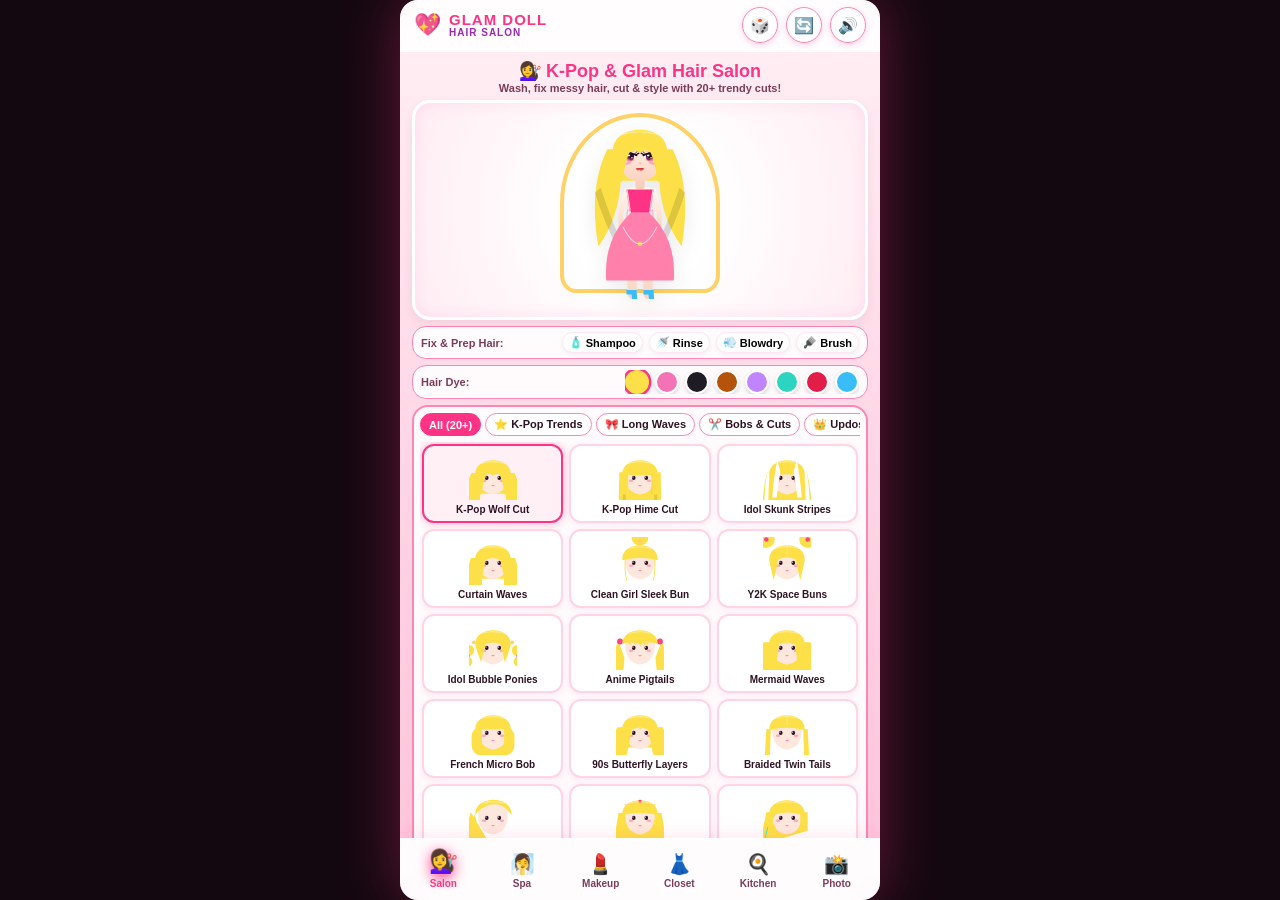
<file: index.html>
<!DOCTYPE html>
<html lang="en">
<head>
  <meta charset="UTF-8">
  <meta name="viewport" content="width=device-width, initial-scale=1.0, maximum-scale=1.0, user-scalable=no, viewport-fit=cover">
  <title>Glam Doll: Lifestyle & Beauty Simulation</title>
  <link rel="stylesheet" href="style.css">
</head>
<body>
  <div id="game-container">
    <!-- Top Global Header -->
    <header id="global-header">
      <div class="header-left">
        <span class="app-icon">💖</span>
        <div class="app-title-group">
          <span class="app-title">GLAM DOLL</span>
          <span class="app-hub-name" id="currentHubTitle">HAIR SALON</span>
        </div>
      </div>
      <div class="header-right">
        <button id="randomLookBtn" class="header-action-btn" title="Randomize Look">🎲</button>
        <button id="resetLookBtn" class="header-action-btn" title="Reset Look">🔄</button>
        <button id="soundToggleBtn" class="header-action-btn" title="Toggle Sound">🔊</button>
      </div>
    </header>

    <!-- Canvas for Sparkles, Confetti & Interactive Bubbles -->
    <canvas id="fxCanvas"></canvas>

    <!-- MAIN APP VIEWPORTS CONTAINER -->
    <main id="app-viewport">

      <!-- ==================== HUB 1: HAIR SALON ==================== -->
      <section id="hub-salon" class="hub-screen active">
        <div class="hub-header-bar">
          <h2>💇‍♀️ K-Pop & Glam Hair Salon</h2>
          <p class="hub-sub">Wash, fix messy hair, cut & style with 20+ trendy cuts!</p>
        </div>

        <div class="salon-workspace">
          <!-- Interactive Doll Salon Chair View -->
          <div class="salon-stage">
            <div class="salon-mirror-backdrop"></div>
            <div id="salonDollContainer" class="doll-wrapper salon-doll">
              <!-- Rendered Doll SVG -->
            </div>
            <!-- Wash & Care Overlay (Bubbles, Dryer Wind, Towel) -->
            <div id="salonCareOverlay" class="care-overlay hidden">
              <div id="hairBubblesGroup" class="bubbles-cloud hidden">🫧 🧼 🫧</div>
              <div id="hairdryerWind" class="dryer-wind-effect hidden">💨 💨 💨</div>
            </div>
          </div>

          <!-- Hair Treatment Tools Bar (Fix Messy Hair) -->
          <div class="hair-fix-toolbar">
            <span class="toolbar-label">Fix & Prep Hair:</span>
            <div class="fix-tools-row">
              <button id="salonShampooBtn" class="fix-tool-btn" title="Shampoo wash">
                <span class="tool-icon">🧴</span>
                <span class="tool-txt">Shampoo</span>
              </button>
              <button id="salonRinseBtn" class="fix-tool-btn" title="Water rinse">
                <span class="tool-icon">🚿</span>
                <span class="tool-txt">Rinse</span>
              </button>
              <button id="salonBlowdryBtn" class="fix-tool-btn" title="Blowdry">
                <span class="tool-icon">💨</span>
                <span class="tool-txt">Blowdry</span>
              </button>
              <button id="salonBrushBtn" class="fix-tool-btn" title="Brush smooth">
                <span class="tool-icon">🪮</span>
                <span class="tool-txt">Brush</span>
              </button>
            </div>
          </div>

          <!-- Hair Color Dye Picker -->
          <div class="hair-dye-bar">
            <span class="toolbar-label">Hair Dye:</span>
            <div id="hairDyePalette" class="dye-palette-row">
              <!-- Dynamically populated dye swatches -->
            </div>
          </div>

          <!-- 20+ Hairstyles Selector Drawer -->
          <div class="hairstyle-selector-container">
            <div class="hairstyle-filter-tabs">
              <button class="hair-tab active" data-filter="all">All (20+)</button>
              <button class="hair-tab" data-filter="kpop">⭐ K-Pop Trends</button>
              <button class="hair-tab" data-filter="long">🎀 Long Waves</button>
              <button class="hair-tab" data-filter="short">✂️ Bobs & Cuts</button>
              <button class="hair-tab" data-filter="updo">👑 Updos & Braids</button>
            </div>
            <div id="hairstyleGrid" class="hairstyle-cards-grid">
              <!-- Populated dynamically with 20+ hairstyles -->
            </div>
          </div>
        </div>
      </section>

      <!-- ==================== HUB 2: SPA & SKINCARE ==================== -->
      <section id="hub-spa" class="hub-screen">
        <div class="hub-header-bar">
          <h2>🧖‍♀️ Luxury Wellness Spa</h2>
          <p class="hub-sub">Relaxing facial treatments, sheet masks & cucumber eye glow!</p>
        </div>

        <div class="spa-workspace">
          <div class="spa-stage">
            <div class="spa-aroma-clouds">🌸 🍃 🌸</div>
            <div id="spaDollContainer" class="doll-wrapper spa-doll">
              <!-- Rendered Doll SVG -->
            </div>
            <!-- Face Treatment Overlays -->
            <div id="spaFacialOverlays" class="facial-treatments-layer">
              <div id="facialFoam" class="face-cleansing-foam hidden">🫧 🧼 🫧</div>
              <div id="sheetMaskOverlay" class="sheet-mask-svg-wrap hidden">
                <svg viewBox="0 0 100 120" class="sheet-mask-svg">
                  <path d="M 20 20 Q 50 10 80 20 Q 95 60 85 100 Q 50 115 15 100 Q 5 60 20 20 Z" fill="#ffccd5" opacity="0.85" stroke="#ff4081" stroke-width="2" />
                  <!-- Eye Cutouts -->
                  <circle cx="35" cy="50" r="10" fill="#fff" />
                  <circle cx="65" cy="50" r="10" fill="#fff" />
                  <!-- Lip Cutout -->
                  <ellipse cx="50" cy="85" rx="12" ry="6" fill="#fff" />
                </svg>
              </div>
              <div id="cucumbersOverlay" class="cucumber-pads hidden">
                <div class="cucumber-slice left">🥒</div>
                <div class="cucumber-slice right">🥒</div>
              </div>
            </div>
          </div>

          <div class="spa-treatment-controls">
            <div class="treatment-steps-row">
              <button id="spaCleanseBtn" class="spa-step-btn active">
                <span class="btn-icon">🧼</span>
                <span class="btn-name">1. Foam Wash</span>
              </button>
              <button id="spaMaskBtn" class="spa-step-btn">
                <span class="btn-icon">🎭</span>
                <span class="btn-name">2. Sheet Mask</span>
              </button>
              <button id="spaCucumberBtn" class="spa-step-btn">
                <span class="btn-icon">🥒</span>
                <span class="btn-name">3. Cucumbers</span>
              </button>
              <button id="spaRollerBtn" class="spa-step-btn">
                <span class="btn-icon">✨</span>
                <span class="btn-name">4. Jade Roller</span>
              </button>
            </div>
            <div id="spaInstructionBox" class="bubble-speech">
              Tap Foam Wash to cleanse doll's skin! 🧼
            </div>
          </div>
        </div>
      </section>

      <!-- ==================== HUB 3: MAKEUP STUDIO ==================== -->
      <section id="hub-makeup" class="hub-screen">
        <div class="hub-header-bar">
          <h2>💄 Glamour Makeup Lab</h2>
          <p class="hub-sub">20+ lipstick shades, velvet eyeshadows, blushes & sparkles!</p>
        </div>

        <div class="makeup-workspace">
          <!-- Vanity Mirror Close-up Doll View -->
          <div class="makeup-mirror-stage">
            <div class="vanity-bulb-frame">
              <div id="makeupDollContainer" class="doll-wrapper makeup-doll">
                <!-- Rendered Doll SVG -->
              </div>
            </div>
          </div>

          <div class="makeup-controls-dock">
            <div class="makeup-tabs-row">
              <button class="m-tab active" data-tab="lipstick">💄 Lipsticks (20+)</button>
              <button class="m-tab" data-tab="eyeshadow">✨ Eyeshadow</button>
              <button class="m-tab" data-tab="blush">🌸 Blush</button>
              <button class="m-tab" data-tab="stickers">⭐ Face Gems</button>
            </div>

            <!-- Dynamic Swatches Palette Container -->
            <div id="makeupSwatchesContainer" class="makeup-swatches-grid">
              <!-- Dynamically populated with 20+ lipsticks or other swatches -->
            </div>
          </div>
        </div>
      </section>

      <!-- ==================== HUB 4: WARDROBE (DRESSING ROOM) ==================== -->
      <section id="hub-wardrobe" class="hub-screen">
        <div class="hub-header-bar">
          <h2>👗 Chic Dressing Room</h2>
          <p class="hub-sub">Customizable walk-in closet: 20+ outfits, 20+ shoes, 20+ accessories!</p>
        </div>

        <div class="wardrobe-workspace">
          <!-- Full-Length Mirror Doll Stage -->
          <div class="wardrobe-mirror-stage">
            <div id="wardrobeDollContainer" class="doll-wrapper wardrobe-doll">
              <!-- Rendered Doll SVG -->
            </div>
          </div>

          <!-- Wardrobe Closet Selector -->
          <div class="wardrobe-closet-dock">
            <div class="wardrobe-category-tabs">
              <button class="closet-tab active" data-cat="outfits">👗 Outfits (20+)</button>
              <button class="closet-tab" data-cat="shoes">👠 Shoes (20+)</button>
              <button class="closet-tab" data-cat="accessories">👑 Accessories (20+)</button>
            </div>

            <div id="closetItemsGrid" class="closet-items-grid">
              <!-- Dynamically populated with 20+ items per category -->
            </div>
          </div>
        </div>
      </section>

      <!-- ==================== HUB 5: COOKING KITCHEN ==================== -->
      <section id="hub-kitchen" class="hub-screen">
        <div class="hub-header-bar">
          <h2>🍳 Master Chef Kitchen</h2>
          <p class="hub-sub">Cook cakes, cupcakes, meatballs, pizza, pasta & crispy fries!</p>
        </div>

        <!-- Recipe Selector Tabs -->
        <div class="recipe-selector-tabs">
          <button class="recipe-tab active" data-dish="cake">🎂 Cake</button>
          <button class="recipe-tab" data-dish="cupcake">🧁 Cupcake</button>
          <button class="recipe-tab" data-dish="meatballs">🧆 Meatballs</button>
          <button class="recipe-tab" data-dish="pizzapasta">🍕 Pizza & Pasta</button>
          <button class="recipe-tab" data-dish="fastfood">🍟 Fries & Nuggets</button>
        </div>

        <div class="kitchen-workspace">
          <!-- Station 1: Cake -->
          <div id="station-cake" class="dish-station active">
            <div class="cake-pedestal-area">
              <div class="cake-stand">
                <div id="cake-assembly" class="cake-display">
                  <div id="cake-candles-layer" class="cake-candles-row hidden">
                    <div class="candle"><span class="flame">🔥</span>🕯️</div>
                    <div class="candle"><span class="flame">🔥</span>🕯️</div>
                    <div class="candle"><span class="flame">🔥</span>🕯️</div>
                  </div>
                  <div id="cake-tier-top" class="cake-tier tier-2 hidden">
                    <div class="tier-frosting"></div>
                    <div id="cake-toppings-layer" class="tier-toppings"></div>
                  </div>
                  <div id="cake-tier-bottom" class="cake-tier tier-1 hidden">
                    <div class="tier-frosting"></div>
                  </div>
                </div>
                <div class="pedestal-plate"></div>
                <div class="pedestal-leg"></div>
              </div>
            </div>
            <div class="kitchen-actions">
              <div id="cake-instruction" class="bubble-speech">1. Tap sponge to stack cake tiers! 🍰</div>
              <div class="kitchen-tools">
                <button id="cakeSpongeTool" class="tool-btn active-tool"><span class="tool-emoji">🍰</span><span class="tool-name">Stack</span></button>
                <button id="cakeFrostingTool" class="tool-btn" disabled><span class="tool-emoji">🧁</span><span class="tool-name">Frost</span></button>
                <button id="cakeCandlesTool" class="tool-btn" disabled><span class="tool-emoji">🕯️</span><span class="tool-name">Candles</span></button>
              </div>
              <div id="cake-toppings-shelf" class="items-bar hidden">
                <button class="cake-top-btn" data-item="strawberry">🍓</button>
                <button class="cake-top-btn" data-item="star">⭐</button>
                <button class="cake-top-btn" data-item="cherry">🍒</button>
                <button class="cake-top-btn" data-item="sprinkles">✨</button>
              </div>
            </div>
          </div>

          <!-- Station 2: Cupcake -->
          <div id="station-cupcake" class="dish-station hidden">
            <div class="oven-area">
              <div class="oven-window">
                <div class="oven-baking-rack">
                  <div id="cupcake-baking-target" class="cupcake-item state-empty">
                    <div class="cupcake-wrapper">🧁</div>
                    <div id="cupcake-cake" class="cupcake-sponge"></div>
                    <div id="cupcake-frosting" class="cupcake-frosting-layer hidden"></div>
                    <div id="cupcake-toppings" class="cupcake-toppings-layer"></div>
                  </div>
                </div>
                <div id="oven-glow-heat" class="oven-heat hidden"></div>
              </div>
              <div class="oven-door-handle"></div>
              <div class="oven-controls-bar"><span class="oven-timer-display">350°F</span></div>
            </div>
            <div class="kitchen-actions">
              <div id="cupcake-instruction" class="bubble-speech">1. Tap batter to fill the cupcake! 🥣</div>
              <div class="kitchen-tools">
                <button id="cupcakeBatterTool" class="tool-btn active-tool"><span class="tool-emoji">🥣</span><span class="tool-name">Pour</span></button>
                <button id="cupcakeBakeTool" class="tool-btn" disabled><span class="tool-emoji">🔥</span><span class="tool-name">Bake</span></button>
                <button id="cupcakeFrostingTool" class="tool-btn" disabled><span class="tool-emoji">🧁</span><span class="tool-name">Frost</span></button>
              </div>
              <div id="cupcake-toppings-shelf" class="items-bar hidden">
                <button class="cupcake-top-btn" data-item="cherry">🍒</button>
                <button class="cupcake-top-btn" data-item="star">⭐</button>
                <button class="cupcake-top-btn" data-item="choc">🍫</button>
                <button class="cupcake-top-btn" data-item="sparkle">✨</button>
              </div>
            </div>
          </div>

          <!-- Station 3: Meatballs -->
          <div id="station-meatballs" class="dish-station hidden">
            <div class="skillet-area">
              <div class="chef-skillet">
                <div id="marinara-sauce-layer" class="skillet-sauce hidden"></div>
                <div id="meatballs-pan-group" class="meatballs-group"></div>
                <div id="meatball-garnish-layer" class="meatball-garnishes"></div>
              </div>
              <div class="stove-controls"><span class="flame-effect">🔥</span></div>
            </div>
            <div class="kitchen-actions">
              <div id="meatball-instruction" class="bubble-speech">1. Tap meatballs to drop them in the pan! 🧆</div>
              <div class="kitchen-tools">
                <button id="meatballDropTool" class="tool-btn active-tool"><span class="tool-emoji">🧆</span><span class="tool-name">Drop</span></button>
                <button id="meatballStirTool" class="tool-btn" disabled><span class="tool-emoji">🥄</span><span class="tool-name">Sizzle</span></button>
                <button id="meatballSauceTool" class="tool-btn" disabled><span class="tool-emoji">🥫</span><span class="tool-name">Sauce</span></button>
              </div>
              <div id="meatball-toppings-shelf" class="items-bar hidden">
                <button class="meatball-top-btn" data-item="basil">🌿 Basil</button>
                <button class="meatball-top-btn" data-item="cheese">🧀 Cheese</button>
                <button class="meatball-top-btn" data-item="bread">🥖 Bread</button>
              </div>
            </div>
          </div>

          <!-- Station 4: Pizza & Pasta -->
          <div id="station-pizzapasta" class="dish-station hidden">
            <div class="italian-bistro-area">
              <div class="pizza-board">
                <div id="heart-pizza" class="heart-pizza-dough">
                  <div id="pizza-sauce-layer" class="pizza-sauce-layer hidden"></div>
                  <div id="pizza-cheese-layer" class="pizza-cheese-layer hidden"></div>
                  <div id="pizza-toppings-layer" class="pizza-toppings-layer"></div>
                </div>
              </div>
              <div class="pasta-plate">
                <div id="twirled-spaghetti" class="spaghetti-swirl hidden">
                  <span class="pasta-sauce-dollop">🍅</span>
                  <div id="pasta-toppings-layer" class="pasta-toppings"></div>
                </div>
              </div>
            </div>
            <div class="kitchen-actions">
              <div id="pizza-instruction" class="bubble-speech">1. Tap Cheese to prepare pizza! 🧀</div>
              <div class="kitchen-tools">
                <button id="pizzaSauceTool" class="tool-btn active-tool"><span class="tool-emoji">🧀</span><span class="tool-name">Cheese</span></button>
                <button id="pizzaBakeTool" class="tool-btn" disabled><span class="tool-emoji">🔥</span><span class="tool-name">Bake</span></button>
                <button id="pastaAddTool" class="tool-btn" disabled><span class="tool-emoji">🍝</span><span class="tool-name">Pasta</span></button>
              </div>
              <div id="italian-toppings-shelf" class="items-bar hidden">
                <button class="italian-top-btn" data-item="pepperoni">🍕 Pepperoni</button>
                <button class="italian-top-btn" data-item="mushroom">🍄 Mushroom</button>
                <button class="italian-top-btn" data-item="olive">🫒 Olive</button>
                <button class="italian-top-btn" data-item="basil">🌿 Basil</button>
              </div>
            </div>
          </div>

          <!-- Station 5: French Fries & Chicken Nuggets -->
          <div id="station-fastfood" class="dish-station hidden">
            <div class="diner-fryer-area">
              <div class="fryer-tank">
                <div id="fryer-oil" class="fryer-oil-bath">
                  <div id="fryer-basket-contents" class="fryer-contents hidden">
                    <span class="fry-piece">🍟</span><span class="fry-piece">🍗</span>
                    <span class="fry-piece">🍟</span><span class="fry-piece">🍗</span>
                  </div>
                </div>
              </div>
              <div class="diner-serving-box">
                <div class="serving-box-rim">💖 GLAM DINER 💖</div>
                <div id="diner-food-tray" class="food-tray-contents"></div>
                <div id="diner-sauce-dollops" class="diner-sauces"></div>
              </div>
            </div>
            <div class="kitchen-actions">
              <div id="fry-instruction" class="bubble-speech">1. Tap Fry to drop fries & nuggets in hot oil! 🍟</div>
              <div class="kitchen-tools">
                <button id="fryDropTool" class="tool-btn active-tool"><span class="tool-emoji">🍟</span><span class="tool-name">Fry</span></button>
                <button id="fryServeTool" class="tool-btn" disabled><span class="tool-emoji">📦</span><span class="tool-name">Serve</span></button>
                <button id="frySeasonTool" class="tool-btn" disabled><span class="tool-emoji">🧂</span><span class="tool-name">Salt</span></button>
              </div>
              <div id="diner-sauce-shelf" class="items-bar hidden">
                <button class="diner-sauce-btn" data-sauce="ketchup">🍅 Ketchup</button>
                <button class="diner-sauce-btn" data-sauce="mustard">🍯 Honey Dip</button>
                <button class="diner-sauce-btn" data-sauce="bbq">🍫 BBQ</button>
              </div>
            </div>
          </div>

          <!-- Feast Meal Tray -->
          <div class="breakfast-tray">
            <div class="tray-title">🍽️ Kitchen Feast Prepared:</div>
            <div class="tray-slots">
              <div id="tray-slot-cake" class="tray-slot"><span class="slot-icon">🎂</span><span class="slot-badge">Ready!</span></div>
              <div id="tray-slot-cupcake" class="tray-slot"><span class="slot-icon">🧁</span><span class="slot-badge">Ready!</span></div>
              <div id="tray-slot-meatballs" class="tray-slot"><span class="slot-icon">🧆</span><span class="slot-badge">Ready!</span></div>
              <div id="tray-slot-pizzapasta" class="tray-slot"><span class="slot-icon">🍕</span><span class="slot-badge">Ready!</span></div>
              <div id="tray-slot-fastfood" class="tray-slot"><span class="slot-icon">🍟</span><span class="slot-badge">Ready!</span></div>
            </div>
          </div>
        </div>
      </section>

      <!-- ==================== HUB 6: PHOTO STUDIO ==================== -->
      <section id="hub-photo" class="hub-screen">
        <div class="hub-header-bar">
          <h2>📸 Glamour Photo Studio</h2>
          <p class="hub-sub">Pick backdrops, pose, add cute stickers & snap souvenir photos!</p>
        </div>

        <div class="photo-workspace">
          <div id="photoPolaroidCard" class="polaroid-frame bg-glam">
            <div id="photoDollContainer" class="doll-wrapper photo-doll">
              <!-- Rendered Doll SVG -->
            </div>
            <div class="photo-stickers-layer" id="photoStickersLayer"></div>
            <div class="polaroid-caption">
              <span>⭐ GLAM DOLL • MY DREAM DAY ⭐</span>
            </div>
          </div>

          <div class="photo-controls-panel">
            <div class="theme-picker-row">
              <span class="panel-label">Theme:</span>
              <button class="photo-bg-btn active" data-bg="bg-glam">💖 Disco</button>
              <button class="photo-bg-btn" data-bg="bg-palace">🏰 Palace</button>
              <button class="photo-bg-btn" data-bg="bg-garden">🌸 Blossom</button>
              <button class="photo-bg-btn" data-bg="bg-stars">✨ Galaxy</button>
            </div>
            <div class="stickers-row">
              <span class="panel-label">Stickers:</span>
              <button class="add-sticker-btn" data-emoji="💖">💖</button>
              <button class="add-sticker-btn" data-emoji="⭐">⭐</button>
              <button class="add-sticker-btn" data-emoji="👑">👑</button>
              <button class="add-sticker-btn" data-emoji="🦋">🦋</button>
              <button class="add-sticker-btn" data-emoji="🎀">🎀</button>
              <button class="add-sticker-btn" data-emoji="✨">✨</button>
            </div>
            <button id="snapPhotoActionBtn" class="big-pink-btn pop-anim">
              <span>📸 SNAP PHOTO!</span>
            </button>
          </div>
        </div>
      </section>
    </main>

    <!-- PERSISTENT GLOBAL ACTIVITY NAVIGATION BAR -->
    <nav id="persistent-nav-bar">
      <button class="nav-item active" data-hub="salon">
        <span class="nav-icon">💇‍♀️</span>
        <span class="nav-label">Salon</span>
      </button>
      <button class="nav-item" data-hub="spa">
        <span class="nav-icon">🧖‍♀️</span>
        <span class="nav-label">Spa</span>
      </button>
      <button class="nav-item" data-hub="makeup">
        <span class="nav-icon">💄</span>
        <span class="nav-label">Makeup</span>
      </button>
      <button class="nav-item" data-hub="wardrobe">
        <span class="nav-icon">👗</span>
        <span class="nav-label">Closet</span>
      </button>
      <button class="nav-item" data-hub="kitchen">
        <span class="nav-icon">🍳</span>
        <span class="nav-label">Kitchen</span>
      </button>
      <button class="nav-item" data-hub="photo">
        <span class="nav-icon">📸</span>
        <span class="nav-label">Photo</span>
      </button>
    </nav>

    <!-- Photo Reveal Celebration Modal -->
    <div id="photoResultModal" class="modal-overlay hidden">
      <div class="modal-card">
        <div class="modal-header">
          <h2>🎉 ICONIC STYLE! 🎉</h2>
          <p>Your look has been saved in the Glam Album!</p>
        </div>
        <div id="modalSnapshotFrame" class="modal-snapshot-display"></div>
        <button id="closeModalBtn" class="big-pink-btn">
          <span>CONTINUE PLAYING ✨</span>
        </button>
      </div>
    </div>
  </div>

  <script src="game.js"></script>
</body>
</html>
</file>
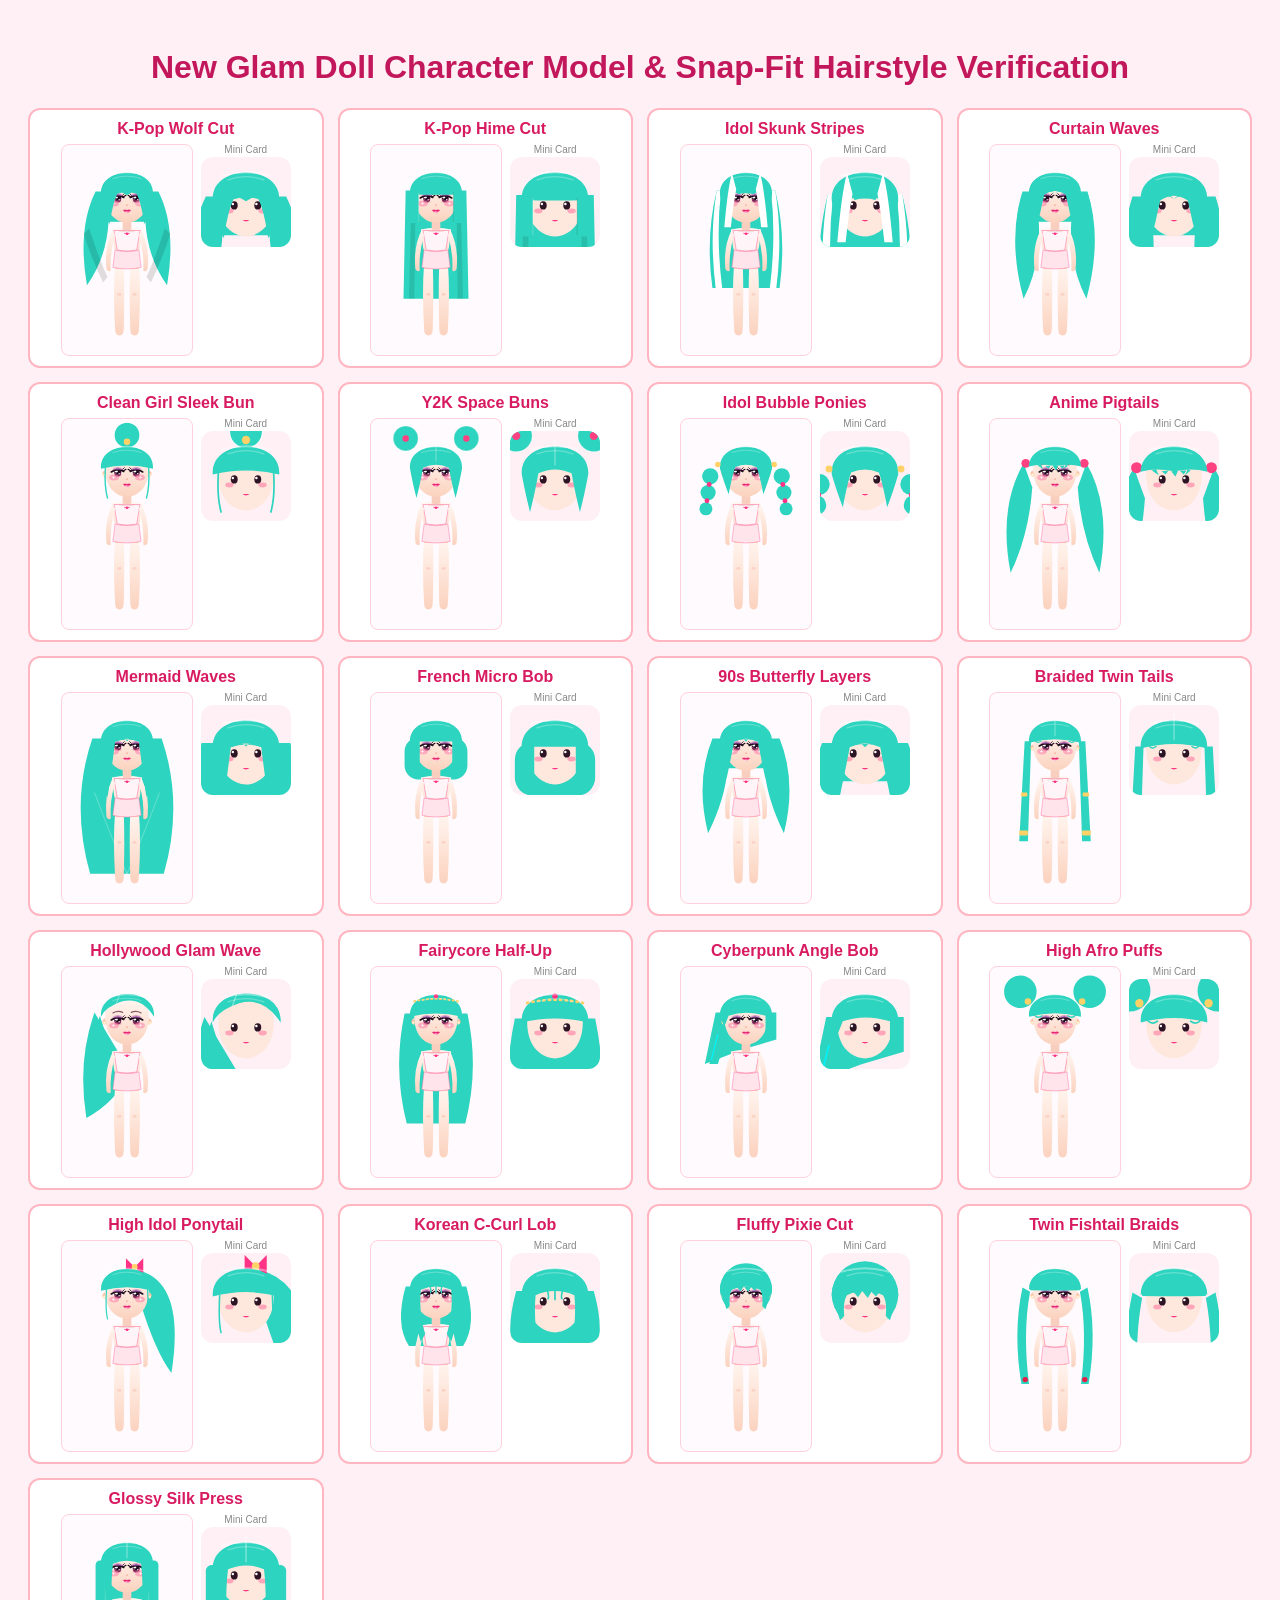
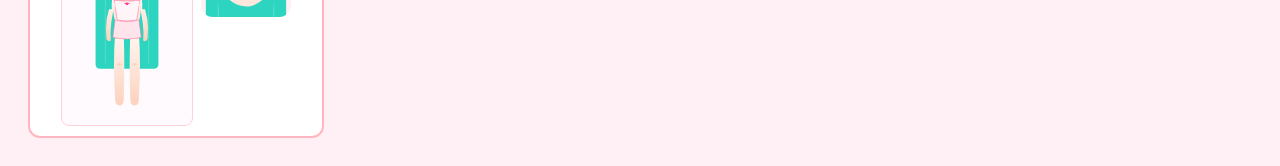
<file: new_model_test.html>
<!DOCTYPE html>
<html>
<head>
<meta charset="utf-8">
<title>Glam Doll New Visual Model Inspection</title>
<style>
body { font-family: sans-serif; background: #fff0f5; padding: 20px; }
.grid { display: grid; grid-template-columns: repeat(auto-fill, minmax(260px, 1fr)); gap: 14px; }
</style>
</head>
<body>
<h1 style="color: #c2185b; text-align: center;">New Glam Doll Character Model & Snap-Fit Hairstyle Verification</h1>
<div class="grid">

    <div style="background: white; border: 2px solid #ffb6c1; border-radius: 12px; padding: 10px; text-align: center;">
      <h4 style="margin: 0 0 6px 0; color: #d81b60;">K-Pop Wolf Cut</h4>
      <div style="display:flex; justify-content:center; gap: 8px;">
        <div style="width: 130px; height: 210px; border: 1px solid #ffd1dc; border-radius: 8px; overflow: hidden; background: #fffafd;">
          
    <svg viewBox="0 0 240 380" class="doll-svg-render" style="width: 100%; height: 100%;">
      <defs>
        <linearGradient id="dollSkinGrad" x1="0" y1="0" x2="0" y2="1">
          <stop offset="0%" stop-color="#fff6f0" />
          <stop offset="40%" stop-color="#fee8dd" />
          <stop offset="100%" stop-color="#fbd2be" />
        </linearGradient>
        <linearGradient id="dollEyeGrad" x1="0" y1="0" x2="0" y2="1">
          <stop offset="0%" stop-color="#150818" />
          <stop offset="45%" stop-color="#3b1134" />
          <stop offset="75%" stop-color="#7c1d5a" />
          <stop offset="100%" stop-color="#b83375" />
        </linearGradient>
      </defs>

      <!-- Back Hair Layer -->
      <g id="svg-back-hair"><path d="M 62 82 Q 28 150 46 255 Q 82 205 86 138 L 154 138 Q 158 205 194 255 Q 212 150 178 82 Z" fill="#2dd4bf" />
      <path d="M 50 150 Q 70 210 84 240 L 76 250 Q 56 210 40 160 Z" fill="#000" opacity="0.12" />
      <path d="M 190 150 Q 170 210 156 240 L 164 250 Q 184 210 200 160 Z" fill="#000" opacity="0.12" /></g>

      <!-- Doll Anatomical Body Mesh -->
      <g id="svg-doll-body">
        <!-- Legs with contoured knees & ankles -->
        <path d="M 98 215 Q 94 270 98 335 Q 98 348 106 348 Q 114 348 114 335 Q 116 270 114 215 Z" fill="url(#dollSkinGrad)" />
        <path d="M 126 215 Q 124 270 126 335 Q 126 348 134 348 Q 142 348 142 335 Q 146 270 142 215 Z" fill="url(#dollSkinGrad)" />
        <!-- Knee accents -->
        <ellipse cx="106" cy="272" rx="4" ry="2.5" fill="#f4b5a0" opacity="0.4" />
        <ellipse cx="134" cy="272" rx="4" ry="2.5" fill="#f4b5a0" opacity="0.4" />

        <!-- Feminine Torso & Hips Silhouette -->
        <path d="M 92 152 Q 120 146 148 152 L 144 185 Q 138 200 142 225 L 98 225 Q 102 200 96 185 Z" fill="url(#dollSkinGrad)" />

        <!-- Default Coquette Lace Camisole Undergarment -->
        <path d="M 96 154 L 144 154 L 138 190 Q 120 194 102 190 Z" fill="#fff5f8" stroke="#ff80ab" stroke-width="1.2" />
        <path d="M 98 190 Q 120 196 142 190 L 146 222 Q 120 228 94 222 Z" fill="#ffe4ec" stroke="#ff80ab" stroke-width="1" />
        <circle cx="120" cy="160" r="2.5" fill="#ff3385" />
        <path d="M 115 159 Q 120 162 125 159" stroke="#ff3385" stroke-width="1.5" fill="none" />

        <!-- Arms with soft posed hands -->
        <path d="M 93 154 Q 78 185 82 225 Q 86 232 90 228 Q 88 195 98 162 Z" fill="url(#dollSkinGrad)" />
        <path d="M 147 154 Q 162 185 158 225 Q 154 232 150 228 Q 152 195 142 162 Z" fill="url(#dollSkinGrad)" />

        <!-- Slender Neck & Soft Chin Drop Shadow -->
        <path d="M 112 128 L 112 152 Q 120 155 128 152 L 128 128 Z" fill="#f8cfbe" />
        <ellipse cx="120" cy="132" rx="14" ry="3.5" fill="#e09e8c" opacity="0.35" />

        <!-- Delicate Clavicle Lines -->
        <path d="M 106 155 Q 120 158 134 155" stroke="#e09e8c" stroke-width="1.5" stroke-linecap="round" fill="none" opacity="0.45" />

        <!-- Ears with Pearl Stud Earrings -->
        <g id="doll-ears">
          <path d="M 80 90 Q 70 96 80 104 Z" fill="#fed5c2" />
          <circle cx="79" cy="97" r="4.5" fill="#f8b69e" opacity="0.6" />
          <circle cx="78" cy="99" r="2.2" fill="#ffffff" stroke="#ffd166" stroke-width="0.8" />
          <path d="M 160 90 Q 170 96 160 104 Z" fill="#fed5c2" />
          <circle cx="161" cy="97" r="4.5" fill="#f8b69e" opacity="0.6" />
          <circle cx="162" cy="99" r="2.2" fill="#ffffff" stroke="#ffd166" stroke-width="0.8" />
        </g>

        <!-- Elegant Contoured Chibi Face Shape -->
        <path d="M 80 82 C 78 116, 94 138, 120 140 C 146 138, 162 116, 160 82 C 160 48, 80 48, 80 82 Z" fill="url(#dollSkinGrad)" />

        <!-- Luminous Anime Eyes -->
        <g id="doll-eyes">
          <!-- Left Eye -->
          <path d="M 93 95 Q 103 88 113 95 Q 103 102 93 95 Z" fill="#ffffff" />
          <ellipse cx="103" cy="95" rx="6.5" ry="7.5" fill="url(#dollEyeGrad)" />
          <ellipse cx="103" cy="96" rx="3.5" ry="4.2" fill="#150818" />
          <path d="M 98 97 Q 103 101 108 97" stroke="#ff80ab" stroke-width="1.2" stroke-linecap="round" fill="none" opacity="0.7" />
          <circle cx="100.5" cy="92.5" r="2.4" fill="#ffffff" />
          <circle cx="105.5" cy="97" r="1.3" fill="#ffffff" opacity="0.9" />
          <!-- Left Winged Lash Line & Flutter Lashes -->
          <path d="M 91 94 Q 103 86 114 93" stroke="#200d1c" stroke-width="3" stroke-linecap="round" fill="none" />
          <path d="M 113 92 L 118 89" stroke="#200d1c" stroke-width="2.2" stroke-linecap="round" />
          <path d="M 111 90 L 115 86" stroke="#200d1c" stroke-width="1.5" stroke-linecap="round" />
          <path d="M 95 87 Q 103 83 111 87" stroke="#d4949b" stroke-width="1.2" stroke-linecap="round" fill="none" opacity="0.65" />
          <path d="M 96 101 Q 103 103.5 110 101" stroke="#9e6678" stroke-width="1.2" fill="none" opacity="0.55" />

          <!-- Right Eye -->
          <path d="M 127 95 Q 137 88 147 95 Q 137 102 127 95 Z" fill="#ffffff" />
          <ellipse cx="137" cy="95" rx="6.5" ry="7.5" fill="url(#dollEyeGrad)" />
          <ellipse cx="137" cy="96" rx="3.5" ry="4.2" fill="#150818" />
          <path d="M 132 97 Q 137 101 142 97" stroke="#ff80ab" stroke-width="1.2" stroke-linecap="round" fill="none" opacity="0.7" />
          <circle cx="134.5" cy="92.5" r="2.4" fill="#ffffff" />
          <circle cx="139.5" cy="97" r="1.3" fill="#ffffff" opacity="0.9" />
          <!-- Right Winged Lash Line & Flutter Lashes -->
          <path d="M 126 93 Q 137 86 149 94" stroke="#200d1c" stroke-width="3" stroke-linecap="round" fill="none" />
          <path d="M 127 92 L 122 89" stroke="#200d1c" stroke-width="2.2" stroke-linecap="round" />
          <path d="M 129 90 L 125 86" stroke="#200d1c" stroke-width="1.5" stroke-linecap="round" />
          <path d="M 129 87 Q 137 83 145 87" stroke="#d4949b" stroke-width="1.2" stroke-linecap="round" fill="none" opacity="0.65" />
          <path d="M 130 101 Q 137 103.5 144 101" stroke="#9e6678" stroke-width="1.2" fill="none" opacity="0.55" />

          <!-- Eyeshadow -->
          <path d="M 92 90 Q 103 80 114 90 Z" fill="#ba68c8" opacity="0.65" />
          <path d="M 126 90 Q 137 80 148 90 Z" fill="#ba68c8" opacity="0.65" />
        </g>

        <!-- Arched Delicate Eyebrows -->
        <path d="M 94 81 Q 103 76 112 80" stroke="#683446" stroke-width="2.2" stroke-linecap="round" fill="none" opacity="0.8" />
        <path d="M 128 80 Q 137 76 146 81" stroke="#683446" stroke-width="2.2" stroke-linecap="round" fill="none" opacity="0.8" />

        <!-- Cheeks with Blushing Twinkles -->
        <ellipse cx="96" cy="104" rx="9" ry="5.5" fill="#ff80ab" opacity="0.55" />
        <ellipse cx="144" cy="104" rx="9" ry="5.5" fill="#ff80ab" opacity="0.55" />
        <path d="M 95 101 L 96 103 L 98 104 L 96 105 L 95 107 L 94 105 L 92 104 L 94 103 Z" fill="#ffffff" opacity="0.85" />
        <path d="M 145 101 L 146 103 L 148 104 L 146 105 L 145 107 L 144 105 L 142 104 L 144 103 Z" fill="#ffffff" opacity="0.85" />

        <!-- Cute Aesthetic Nose -->
        <circle cx="120" cy="107" r="1.6" fill="#f09584" opacity="0.75" />
        <circle cx="119.5" cy="106.5" r="0.6" fill="#ffffff" opacity="0.9" />

        <!-- Glossy 3D Cupid's Bow Lips -->
        <path d="M 112 117 Q 116 114 120 116 Q 124 114 128 117 Q 120 119 112 117 Z" fill="#ff3385" />
        <path d="M 113 117 Q 120 125 127 117 Q 120 120 113 117 Z" fill="#ff3385" />
        <path d="M 114 117 Q 120 118 126 117" stroke="#600028" stroke-width="0.8" fill="none" opacity="0.5" />
        <ellipse cx="119" cy="120" rx="2.5" ry="1.2" fill="#ffffff" opacity="0.8" />
        <circle cx="123" cy="119.5" r="0.8" fill="#ffffff" opacity="0.7" />
        <circle cx="116.5" cy="115.5" r="0.6" fill="#ffffff" opacity="0.8" />
      </g>

      <!-- Outfit Slot -->
      <g id="svg-outfit"></g>

      <!-- Front Hair Layer -->
      <g id="svg-front-hair"><!-- Solid Crown Cap & Voluminous Shaggy Layers -->
      <path d="M 72 88 C 68 34, 172 34, 168 88 Q 164 125 152 142 Q 146 102 138 86 Q 120 80 102 86 Q 94 102 88 142 Q 76 125 72 88 Z" fill="#2dd4bf" />
      <!-- Layered Feather Bangs (Graze Eyebrows, Zero Gap) -->
      <path d="M 96 82 Q 106 68 120 82 Q 110 76 96 82 Z" fill="#2dd4bf" />
      <path d="M 120 82 Q 134 68 144 82 Q 130 76 120 82 Z" fill="#2dd4bf" />
      <path d="M 108 82 L 120 89 L 132 82 Z" fill="#2dd4bf" />
      <!-- Sidelock flick accents -->
      <path d="M 82 108 Q 72 125 80 138 Q 84 122 88 114 Z" fill="#2dd4bf" />
      <path d="M 158 108 Q 168 125 160 138 Q 156 122 152 114 Z" fill="#2dd4bf" />
      
  <path d="M 86 52 Q 120 42 154 52" stroke="#ffffff" stroke-width="3" stroke-linecap="round" fill="none" opacity="0.38" />
  <path d="M 94 58 Q 120 49 146 58" stroke="#ffffff" stroke-width="1.8" stroke-linecap="round" fill="none" opacity="0.28" />
</g>
    </svg>
    
        </div>
        <div>
          <div style="font-size:10px; color:#888; margin-bottom:2px;">Mini Card</div>
          
    <svg viewBox="55 25 130 130" style="width:90px; height:90px; background:#fff0f6; border-radius:12px;">
      <g><path d="M 62 82 Q 28 150 46 255 Q 82 205 86 138 L 154 138 Q 158 205 194 255 Q 212 150 178 82 Z" fill="#2dd4bf" />
      <path d="M 50 150 Q 70 210 84 240 L 76 250 Q 56 210 40 160 Z" fill="#000" opacity="0.12" />
      <path d="M 190 150 Q 170 210 156 240 L 164 250 Q 184 210 200 160 Z" fill="#000" opacity="0.12" /></g>
      <path d="M 80 82 C 78 116, 94 138, 120 140 C 146 138, 162 116, 160 82 C 160 48, 80 48, 80 82 Z" fill="#fee8dd" />
      <ellipse cx="103" cy="95" rx="5" ry="6" fill="#2c1424" />
      <ellipse cx="137" cy="95" rx="5" ry="6" fill="#2c1424" />
      <circle cx="101" cy="93" r="1.8" fill="#fff" />
      <circle cx="135" cy="93" r="1.8" fill="#fff" />
      <ellipse cx="96" cy="103" rx="6" ry="3.5" fill="#ff7aa2" opacity="0.6" />
      <ellipse cx="144" cy="103" rx="6" ry="3.5" fill="#ff7aa2" opacity="0.6" />
      <path d="M 115 116 Q 120 120 125 116 Z" fill="#ff3385" />
      <g><!-- Solid Crown Cap & Voluminous Shaggy Layers -->
      <path d="M 72 88 C 68 34, 172 34, 168 88 Q 164 125 152 142 Q 146 102 138 86 Q 120 80 102 86 Q 94 102 88 142 Q 76 125 72 88 Z" fill="#2dd4bf" />
      <!-- Layered Feather Bangs (Graze Eyebrows, Zero Gap) -->
      <path d="M 96 82 Q 106 68 120 82 Q 110 76 96 82 Z" fill="#2dd4bf" />
      <path d="M 120 82 Q 134 68 144 82 Q 130 76 120 82 Z" fill="#2dd4bf" />
      <path d="M 108 82 L 120 89 L 132 82 Z" fill="#2dd4bf" />
      <!-- Sidelock flick accents -->
      <path d="M 82 108 Q 72 125 80 138 Q 84 122 88 114 Z" fill="#2dd4bf" />
      <path d="M 158 108 Q 168 125 160 138 Q 156 122 152 114 Z" fill="#2dd4bf" />
      
  <path d="M 86 52 Q 120 42 154 52" stroke="#ffffff" stroke-width="3" stroke-linecap="round" fill="none" opacity="0.38" />
  <path d="M 94 58 Q 120 49 146 58" stroke="#ffffff" stroke-width="1.8" stroke-linecap="round" fill="none" opacity="0.28" />
</g>
    </svg>
    
        </div>
      </div>
    </div>
    
    <div style="background: white; border: 2px solid #ffb6c1; border-radius: 12px; padding: 10px; text-align: center;">
      <h4 style="margin: 0 0 6px 0; color: #d81b60;">K-Pop Hime Cut</h4>
      <div style="display:flex; justify-content:center; gap: 8px;">
        <div style="width: 130px; height: 210px; border: 1px solid #ffd1dc; border-radius: 8px; overflow: hidden; background: #fffafd;">
          
    <svg viewBox="0 0 240 380" class="doll-svg-render" style="width: 100%; height: 100%;">
      <defs>
        <linearGradient id="dollSkinGrad" x1="0" y1="0" x2="0" y2="1">
          <stop offset="0%" stop-color="#fff6f0" />
          <stop offset="40%" stop-color="#fee8dd" />
          <stop offset="100%" stop-color="#fbd2be" />
        </linearGradient>
        <linearGradient id="dollEyeGrad" x1="0" y1="0" x2="0" y2="1">
          <stop offset="0%" stop-color="#150818" />
          <stop offset="45%" stop-color="#3b1134" />
          <stop offset="75%" stop-color="#7c1d5a" />
          <stop offset="100%" stop-color="#b83375" />
        </linearGradient>
      </defs>

      <!-- Back Hair Layer -->
      <g id="svg-back-hair"><path d="M 64 80 L 60 280 L 180 280 L 176 80 Z" fill="#2dd4bf" />
      <path d="M 74 120 L 70 280 L 80 280 L 82 120 Z" fill="#000" opacity="0.1" />
      <path d="M 166 120 L 170 280 L 160 280 L 158 120 Z" fill="#000" opacity="0.1" /></g>

      <!-- Doll Anatomical Body Mesh -->
      <g id="svg-doll-body">
        <!-- Legs with contoured knees & ankles -->
        <path d="M 98 215 Q 94 270 98 335 Q 98 348 106 348 Q 114 348 114 335 Q 116 270 114 215 Z" fill="url(#dollSkinGrad)" />
        <path d="M 126 215 Q 124 270 126 335 Q 126 348 134 348 Q 142 348 142 335 Q 146 270 142 215 Z" fill="url(#dollSkinGrad)" />
        <!-- Knee accents -->
        <ellipse cx="106" cy="272" rx="4" ry="2.5" fill="#f4b5a0" opacity="0.4" />
        <ellipse cx="134" cy="272" rx="4" ry="2.5" fill="#f4b5a0" opacity="0.4" />

        <!-- Feminine Torso & Hips Silhouette -->
        <path d="M 92 152 Q 120 146 148 152 L 144 185 Q 138 200 142 225 L 98 225 Q 102 200 96 185 Z" fill="url(#dollSkinGrad)" />

        <!-- Default Coquette Lace Camisole Undergarment -->
        <path d="M 96 154 L 144 154 L 138 190 Q 120 194 102 190 Z" fill="#fff5f8" stroke="#ff80ab" stroke-width="1.2" />
        <path d="M 98 190 Q 120 196 142 190 L 146 222 Q 120 228 94 222 Z" fill="#ffe4ec" stroke="#ff80ab" stroke-width="1" />
        <circle cx="120" cy="160" r="2.5" fill="#ff3385" />
        <path d="M 115 159 Q 120 162 125 159" stroke="#ff3385" stroke-width="1.5" fill="none" />

        <!-- Arms with soft posed hands -->
        <path d="M 93 154 Q 78 185 82 225 Q 86 232 90 228 Q 88 195 98 162 Z" fill="url(#dollSkinGrad)" />
        <path d="M 147 154 Q 162 185 158 225 Q 154 232 150 228 Q 152 195 142 162 Z" fill="url(#dollSkinGrad)" />

        <!-- Slender Neck & Soft Chin Drop Shadow -->
        <path d="M 112 128 L 112 152 Q 120 155 128 152 L 128 128 Z" fill="#f8cfbe" />
        <ellipse cx="120" cy="132" rx="14" ry="3.5" fill="#e09e8c" opacity="0.35" />

        <!-- Delicate Clavicle Lines -->
        <path d="M 106 155 Q 120 158 134 155" stroke="#e09e8c" stroke-width="1.5" stroke-linecap="round" fill="none" opacity="0.45" />

        <!-- Ears with Pearl Stud Earrings -->
        <g id="doll-ears">
          <path d="M 80 90 Q 70 96 80 104 Z" fill="#fed5c2" />
          <circle cx="79" cy="97" r="4.5" fill="#f8b69e" opacity="0.6" />
          <circle cx="78" cy="99" r="2.2" fill="#ffffff" stroke="#ffd166" stroke-width="0.8" />
          <path d="M 160 90 Q 170 96 160 104 Z" fill="#fed5c2" />
          <circle cx="161" cy="97" r="4.5" fill="#f8b69e" opacity="0.6" />
          <circle cx="162" cy="99" r="2.2" fill="#ffffff" stroke="#ffd166" stroke-width="0.8" />
        </g>

        <!-- Elegant Contoured Chibi Face Shape -->
        <path d="M 80 82 C 78 116, 94 138, 120 140 C 146 138, 162 116, 160 82 C 160 48, 80 48, 80 82 Z" fill="url(#dollSkinGrad)" />

        <!-- Luminous Anime Eyes -->
        <g id="doll-eyes">
          <!-- Left Eye -->
          <path d="M 93 95 Q 103 88 113 95 Q 103 102 93 95 Z" fill="#ffffff" />
          <ellipse cx="103" cy="95" rx="6.5" ry="7.5" fill="url(#dollEyeGrad)" />
          <ellipse cx="103" cy="96" rx="3.5" ry="4.2" fill="#150818" />
          <path d="M 98 97 Q 103 101 108 97" stroke="#ff80ab" stroke-width="1.2" stroke-linecap="round" fill="none" opacity="0.7" />
          <circle cx="100.5" cy="92.5" r="2.4" fill="#ffffff" />
          <circle cx="105.5" cy="97" r="1.3" fill="#ffffff" opacity="0.9" />
          <!-- Left Winged Lash Line & Flutter Lashes -->
          <path d="M 91 94 Q 103 86 114 93" stroke="#200d1c" stroke-width="3" stroke-linecap="round" fill="none" />
          <path d="M 113 92 L 118 89" stroke="#200d1c" stroke-width="2.2" stroke-linecap="round" />
          <path d="M 111 90 L 115 86" stroke="#200d1c" stroke-width="1.5" stroke-linecap="round" />
          <path d="M 95 87 Q 103 83 111 87" stroke="#d4949b" stroke-width="1.2" stroke-linecap="round" fill="none" opacity="0.65" />
          <path d="M 96 101 Q 103 103.5 110 101" stroke="#9e6678" stroke-width="1.2" fill="none" opacity="0.55" />

          <!-- Right Eye -->
          <path d="M 127 95 Q 137 88 147 95 Q 137 102 127 95 Z" fill="#ffffff" />
          <ellipse cx="137" cy="95" rx="6.5" ry="7.5" fill="url(#dollEyeGrad)" />
          <ellipse cx="137" cy="96" rx="3.5" ry="4.2" fill="#150818" />
          <path d="M 132 97 Q 137 101 142 97" stroke="#ff80ab" stroke-width="1.2" stroke-linecap="round" fill="none" opacity="0.7" />
          <circle cx="134.5" cy="92.5" r="2.4" fill="#ffffff" />
          <circle cx="139.5" cy="97" r="1.3" fill="#ffffff" opacity="0.9" />
          <!-- Right Winged Lash Line & Flutter Lashes -->
          <path d="M 126 93 Q 137 86 149 94" stroke="#200d1c" stroke-width="3" stroke-linecap="round" fill="none" />
          <path d="M 127 92 L 122 89" stroke="#200d1c" stroke-width="2.2" stroke-linecap="round" />
          <path d="M 129 90 L 125 86" stroke="#200d1c" stroke-width="1.5" stroke-linecap="round" />
          <path d="M 129 87 Q 137 83 145 87" stroke="#d4949b" stroke-width="1.2" stroke-linecap="round" fill="none" opacity="0.65" />
          <path d="M 130 101 Q 137 103.5 144 101" stroke="#9e6678" stroke-width="1.2" fill="none" opacity="0.55" />

          <!-- Eyeshadow -->
          <path d="M 92 90 Q 103 80 114 90 Z" fill="#ba68c8" opacity="0.65" />
          <path d="M 126 90 Q 137 80 148 90 Z" fill="#ba68c8" opacity="0.65" />
        </g>

        <!-- Arched Delicate Eyebrows -->
        <path d="M 94 81 Q 103 76 112 80" stroke="#683446" stroke-width="2.2" stroke-linecap="round" fill="none" opacity="0.8" />
        <path d="M 128 80 Q 137 76 146 81" stroke="#683446" stroke-width="2.2" stroke-linecap="round" fill="none" opacity="0.8" />

        <!-- Cheeks with Blushing Twinkles -->
        <ellipse cx="96" cy="104" rx="9" ry="5.5" fill="#ff80ab" opacity="0.55" />
        <ellipse cx="144" cy="104" rx="9" ry="5.5" fill="#ff80ab" opacity="0.55" />
        <path d="M 95 101 L 96 103 L 98 104 L 96 105 L 95 107 L 94 105 L 92 104 L 94 103 Z" fill="#ffffff" opacity="0.85" />
        <path d="M 145 101 L 146 103 L 148 104 L 146 105 L 145 107 L 144 105 L 142 104 L 144 103 Z" fill="#ffffff" opacity="0.85" />

        <!-- Cute Aesthetic Nose -->
        <circle cx="120" cy="107" r="1.6" fill="#f09584" opacity="0.75" />
        <circle cx="119.5" cy="106.5" r="0.6" fill="#ffffff" opacity="0.9" />

        <!-- Glossy 3D Cupid's Bow Lips -->
        <path d="M 112 117 Q 116 114 120 116 Q 124 114 128 117 Q 120 119 112 117 Z" fill="#ff3385" />
        <path d="M 113 117 Q 120 125 127 117 Q 120 120 113 117 Z" fill="#ff3385" />
        <path d="M 114 117 Q 120 118 126 117" stroke="#600028" stroke-width="0.8" fill="none" opacity="0.5" />
        <ellipse cx="119" cy="120" rx="2.5" ry="1.2" fill="#ffffff" opacity="0.8" />
        <circle cx="123" cy="119.5" r="0.8" fill="#ffffff" opacity="0.7" />
        <circle cx="116.5" cy="115.5" r="0.6" fill="#ffffff" opacity="0.8" />
      </g>

      <!-- Outfit Slot -->
      <g id="svg-outfit"></g>

      <!-- Front Hair Layer -->
      <g id="svg-front-hair"><!-- Solid Scalp Crown & Full Blunt Bangs -->
      <path d="M 72 88 C 68 34, 172 34, 168 88 L 168 85 L 72 85 Z" fill="#2dd4bf" />
      <path d="M 72 82 L 168 82 L 168 87 Q 120 89 72 87 Z" fill="#2dd4bf" />
      <!-- Sleek Straight Sidelocks (Classic Hime Step) -->
      <path d="M 70 82 L 88 82 L 88 140 L 70 140 Z" fill="#2dd4bf" />
      <path d="M 152 82 L 170 82 L 170 140 L 152 140 Z" fill="#2dd4bf" />
      <line x1="88" y1="84" x2="88" y2="138" stroke="#fff" stroke-width="1.2" opacity="0.3" />
      <line x1="152" y1="84" x2="152" y2="138" stroke="#000" stroke-width="1.2" opacity="0.15" />
      
  <path d="M 86 52 Q 120 42 154 52" stroke="#ffffff" stroke-width="3" stroke-linecap="round" fill="none" opacity="0.38" />
  <path d="M 94 58 Q 120 49 146 58" stroke="#ffffff" stroke-width="1.8" stroke-linecap="round" fill="none" opacity="0.28" />
</g>
    </svg>
    
        </div>
        <div>
          <div style="font-size:10px; color:#888; margin-bottom:2px;">Mini Card</div>
          
    <svg viewBox="55 25 130 130" style="width:90px; height:90px; background:#fff0f6; border-radius:12px;">
      <g><path d="M 64 80 L 60 280 L 180 280 L 176 80 Z" fill="#2dd4bf" />
      <path d="M 74 120 L 70 280 L 80 280 L 82 120 Z" fill="#000" opacity="0.1" />
      <path d="M 166 120 L 170 280 L 160 280 L 158 120 Z" fill="#000" opacity="0.1" /></g>
      <path d="M 80 82 C 78 116, 94 138, 120 140 C 146 138, 162 116, 160 82 C 160 48, 80 48, 80 82 Z" fill="#fee8dd" />
      <ellipse cx="103" cy="95" rx="5" ry="6" fill="#2c1424" />
      <ellipse cx="137" cy="95" rx="5" ry="6" fill="#2c1424" />
      <circle cx="101" cy="93" r="1.8" fill="#fff" />
      <circle cx="135" cy="93" r="1.8" fill="#fff" />
      <ellipse cx="96" cy="103" rx="6" ry="3.5" fill="#ff7aa2" opacity="0.6" />
      <ellipse cx="144" cy="103" rx="6" ry="3.5" fill="#ff7aa2" opacity="0.6" />
      <path d="M 115 116 Q 120 120 125 116 Z" fill="#ff3385" />
      <g><!-- Solid Scalp Crown & Full Blunt Bangs -->
      <path d="M 72 88 C 68 34, 172 34, 168 88 L 168 85 L 72 85 Z" fill="#2dd4bf" />
      <path d="M 72 82 L 168 82 L 168 87 Q 120 89 72 87 Z" fill="#2dd4bf" />
      <!-- Sleek Straight Sidelocks (Classic Hime Step) -->
      <path d="M 70 82 L 88 82 L 88 140 L 70 140 Z" fill="#2dd4bf" />
      <path d="M 152 82 L 170 82 L 170 140 L 152 140 Z" fill="#2dd4bf" />
      <line x1="88" y1="84" x2="88" y2="138" stroke="#fff" stroke-width="1.2" opacity="0.3" />
      <line x1="152" y1="84" x2="152" y2="138" stroke="#000" stroke-width="1.2" opacity="0.15" />
      
  <path d="M 86 52 Q 120 42 154 52" stroke="#ffffff" stroke-width="3" stroke-linecap="round" fill="none" opacity="0.38" />
  <path d="M 94 58 Q 120 49 146 58" stroke="#ffffff" stroke-width="1.8" stroke-linecap="round" fill="none" opacity="0.28" />
</g>
    </svg>
    
        </div>
      </div>
    </div>
    
    <div style="background: white; border: 2px solid #ffb6c1; border-radius: 12px; padding: 10px; text-align: center;">
      <h4 style="margin: 0 0 6px 0; color: #d81b60;">Idol Skunk Stripes</h4>
      <div style="display:flex; justify-content:center; gap: 8px;">
        <div style="width: 130px; height: 210px; border: 1px solid #ffd1dc; border-radius: 8px; overflow: hidden; background: #fffafd;">
          
    <svg viewBox="0 0 240 380" class="doll-svg-render" style="width: 100%; height: 100%;">
      <defs>
        <linearGradient id="dollSkinGrad" x1="0" y1="0" x2="0" y2="1">
          <stop offset="0%" stop-color="#fff6f0" />
          <stop offset="40%" stop-color="#fee8dd" />
          <stop offset="100%" stop-color="#fbd2be" />
        </linearGradient>
        <linearGradient id="dollEyeGrad" x1="0" y1="0" x2="0" y2="1">
          <stop offset="0%" stop-color="#150818" />
          <stop offset="45%" stop-color="#3b1134" />
          <stop offset="75%" stop-color="#7c1d5a" />
          <stop offset="100%" stop-color="#b83375" />
        </linearGradient>
      </defs>

      <!-- Back Hair Layer -->
      <g id="svg-back-hair"><path d="M 66 80 Q 45 165 58 260 L 182 260 Q 195 165 174 80 Z" fill="#2dd4bf" />
      <path d="M 66 80 Q 52 165 64 260 L 76 260 Q 64 165 74 80 Z" fill="#ffffff" />
      <path d="M 174 80 Q 188 165 176 260 L 164 260 Q 176 165 166 80 Z" fill="#ffffff" /></g>

      <!-- Doll Anatomical Body Mesh -->
      <g id="svg-doll-body">
        <!-- Legs with contoured knees & ankles -->
        <path d="M 98 215 Q 94 270 98 335 Q 98 348 106 348 Q 114 348 114 335 Q 116 270 114 215 Z" fill="url(#dollSkinGrad)" />
        <path d="M 126 215 Q 124 270 126 335 Q 126 348 134 348 Q 142 348 142 335 Q 146 270 142 215 Z" fill="url(#dollSkinGrad)" />
        <!-- Knee accents -->
        <ellipse cx="106" cy="272" rx="4" ry="2.5" fill="#f4b5a0" opacity="0.4" />
        <ellipse cx="134" cy="272" rx="4" ry="2.5" fill="#f4b5a0" opacity="0.4" />

        <!-- Feminine Torso & Hips Silhouette -->
        <path d="M 92 152 Q 120 146 148 152 L 144 185 Q 138 200 142 225 L 98 225 Q 102 200 96 185 Z" fill="url(#dollSkinGrad)" />

        <!-- Default Coquette Lace Camisole Undergarment -->
        <path d="M 96 154 L 144 154 L 138 190 Q 120 194 102 190 Z" fill="#fff5f8" stroke="#ff80ab" stroke-width="1.2" />
        <path d="M 98 190 Q 120 196 142 190 L 146 222 Q 120 228 94 222 Z" fill="#ffe4ec" stroke="#ff80ab" stroke-width="1" />
        <circle cx="120" cy="160" r="2.5" fill="#ff3385" />
        <path d="M 115 159 Q 120 162 125 159" stroke="#ff3385" stroke-width="1.5" fill="none" />

        <!-- Arms with soft posed hands -->
        <path d="M 93 154 Q 78 185 82 225 Q 86 232 90 228 Q 88 195 98 162 Z" fill="url(#dollSkinGrad)" />
        <path d="M 147 154 Q 162 185 158 225 Q 154 232 150 228 Q 152 195 142 162 Z" fill="url(#dollSkinGrad)" />

        <!-- Slender Neck & Soft Chin Drop Shadow -->
        <path d="M 112 128 L 112 152 Q 120 155 128 152 L 128 128 Z" fill="#f8cfbe" />
        <ellipse cx="120" cy="132" rx="14" ry="3.5" fill="#e09e8c" opacity="0.35" />

        <!-- Delicate Clavicle Lines -->
        <path d="M 106 155 Q 120 158 134 155" stroke="#e09e8c" stroke-width="1.5" stroke-linecap="round" fill="none" opacity="0.45" />

        <!-- Ears with Pearl Stud Earrings -->
        <g id="doll-ears">
          <path d="M 80 90 Q 70 96 80 104 Z" fill="#fed5c2" />
          <circle cx="79" cy="97" r="4.5" fill="#f8b69e" opacity="0.6" />
          <circle cx="78" cy="99" r="2.2" fill="#ffffff" stroke="#ffd166" stroke-width="0.8" />
          <path d="M 160 90 Q 170 96 160 104 Z" fill="#fed5c2" />
          <circle cx="161" cy="97" r="4.5" fill="#f8b69e" opacity="0.6" />
          <circle cx="162" cy="99" r="2.2" fill="#ffffff" stroke="#ffd166" stroke-width="0.8" />
        </g>

        <!-- Elegant Contoured Chibi Face Shape -->
        <path d="M 80 82 C 78 116, 94 138, 120 140 C 146 138, 162 116, 160 82 C 160 48, 80 48, 80 82 Z" fill="url(#dollSkinGrad)" />

        <!-- Luminous Anime Eyes -->
        <g id="doll-eyes">
          <!-- Left Eye -->
          <path d="M 93 95 Q 103 88 113 95 Q 103 102 93 95 Z" fill="#ffffff" />
          <ellipse cx="103" cy="95" rx="6.5" ry="7.5" fill="url(#dollEyeGrad)" />
          <ellipse cx="103" cy="96" rx="3.5" ry="4.2" fill="#150818" />
          <path d="M 98 97 Q 103 101 108 97" stroke="#ff80ab" stroke-width="1.2" stroke-linecap="round" fill="none" opacity="0.7" />
          <circle cx="100.5" cy="92.5" r="2.4" fill="#ffffff" />
          <circle cx="105.5" cy="97" r="1.3" fill="#ffffff" opacity="0.9" />
          <!-- Left Winged Lash Line & Flutter Lashes -->
          <path d="M 91 94 Q 103 86 114 93" stroke="#200d1c" stroke-width="3" stroke-linecap="round" fill="none" />
          <path d="M 113 92 L 118 89" stroke="#200d1c" stroke-width="2.2" stroke-linecap="round" />
          <path d="M 111 90 L 115 86" stroke="#200d1c" stroke-width="1.5" stroke-linecap="round" />
          <path d="M 95 87 Q 103 83 111 87" stroke="#d4949b" stroke-width="1.2" stroke-linecap="round" fill="none" opacity="0.65" />
          <path d="M 96 101 Q 103 103.5 110 101" stroke="#9e6678" stroke-width="1.2" fill="none" opacity="0.55" />

          <!-- Right Eye -->
          <path d="M 127 95 Q 137 88 147 95 Q 137 102 127 95 Z" fill="#ffffff" />
          <ellipse cx="137" cy="95" rx="6.5" ry="7.5" fill="url(#dollEyeGrad)" />
          <ellipse cx="137" cy="96" rx="3.5" ry="4.2" fill="#150818" />
          <path d="M 132 97 Q 137 101 142 97" stroke="#ff80ab" stroke-width="1.2" stroke-linecap="round" fill="none" opacity="0.7" />
          <circle cx="134.5" cy="92.5" r="2.4" fill="#ffffff" />
          <circle cx="139.5" cy="97" r="1.3" fill="#ffffff" opacity="0.9" />
          <!-- Right Winged Lash Line & Flutter Lashes -->
          <path d="M 126 93 Q 137 86 149 94" stroke="#200d1c" stroke-width="3" stroke-linecap="round" fill="none" />
          <path d="M 127 92 L 122 89" stroke="#200d1c" stroke-width="2.2" stroke-linecap="round" />
          <path d="M 129 90 L 125 86" stroke="#200d1c" stroke-width="1.5" stroke-linecap="round" />
          <path d="M 129 87 Q 137 83 145 87" stroke="#d4949b" stroke-width="1.2" stroke-linecap="round" fill="none" opacity="0.65" />
          <path d="M 130 101 Q 137 103.5 144 101" stroke="#9e6678" stroke-width="1.2" fill="none" opacity="0.55" />

          <!-- Eyeshadow -->
          <path d="M 92 90 Q 103 80 114 90 Z" fill="#ba68c8" opacity="0.65" />
          <path d="M 126 90 Q 137 80 148 90 Z" fill="#ba68c8" opacity="0.65" />
        </g>

        <!-- Arched Delicate Eyebrows -->
        <path d="M 94 81 Q 103 76 112 80" stroke="#683446" stroke-width="2.2" stroke-linecap="round" fill="none" opacity="0.8" />
        <path d="M 128 80 Q 137 76 146 81" stroke="#683446" stroke-width="2.2" stroke-linecap="round" fill="none" opacity="0.8" />

        <!-- Cheeks with Blushing Twinkles -->
        <ellipse cx="96" cy="104" rx="9" ry="5.5" fill="#ff80ab" opacity="0.55" />
        <ellipse cx="144" cy="104" rx="9" ry="5.5" fill="#ff80ab" opacity="0.55" />
        <path d="M 95 101 L 96 103 L 98 104 L 96 105 L 95 107 L 94 105 L 92 104 L 94 103 Z" fill="#ffffff" opacity="0.85" />
        <path d="M 145 101 L 146 103 L 148 104 L 146 105 L 145 107 L 144 105 L 142 104 L 144 103 Z" fill="#ffffff" opacity="0.85" />

        <!-- Cute Aesthetic Nose -->
        <circle cx="120" cy="107" r="1.6" fill="#f09584" opacity="0.75" />
        <circle cx="119.5" cy="106.5" r="0.6" fill="#ffffff" opacity="0.9" />

        <!-- Glossy 3D Cupid's Bow Lips -->
        <path d="M 112 117 Q 116 114 120 116 Q 124 114 128 117 Q 120 119 112 117 Z" fill="#ff3385" />
        <path d="M 113 117 Q 120 125 127 117 Q 120 120 113 117 Z" fill="#ff3385" />
        <path d="M 114 117 Q 120 118 126 117" stroke="#600028" stroke-width="0.8" fill="none" opacity="0.5" />
        <ellipse cx="119" cy="120" rx="2.5" ry="1.2" fill="#ffffff" opacity="0.8" />
        <circle cx="123" cy="119.5" r="0.8" fill="#ffffff" opacity="0.7" />
        <circle cx="116.5" cy="115.5" r="0.6" fill="#ffffff" opacity="0.8" />
      </g>

      <!-- Outfit Slot -->
      <g id="svg-outfit"></g>

      <!-- Front Hair Layer -->
      <g id="svg-front-hair"><!-- Base Color Solid Scalp Cap -->
      <path d="M 72 88 C 68 34, 172 34, 168 88 Q 164 120 156 142 Q 146 110 142 86 Q 120 76 98 86 Q 94 110 84 142 Q 76 120 72 88 Z" fill="#2dd4bf" />
      <!-- Platinum Front Strands Running From Crown To Framing Cheeks -->
      <path d="M 94 48 Q 86 78 80 148 L 92 148 Q 96 110 102 78 Z" fill="#ffffff" />
      <path d="M 146 48 Q 154 78 160 148 L 148 148 Q 144 110 138 78 Z" fill="#ffffff" />
      <!-- Center Wispy Bangs -->
      <path d="M 102 82 Q 120 76 138 82 L 135 87 Q 120 83 105 87 Z" fill="#2dd4bf" />
      
  <path d="M 86 52 Q 120 42 154 52" stroke="#ffffff" stroke-width="3" stroke-linecap="round" fill="none" opacity="0.38" />
  <path d="M 94 58 Q 120 49 146 58" stroke="#ffffff" stroke-width="1.8" stroke-linecap="round" fill="none" opacity="0.28" />
</g>
    </svg>
    
        </div>
        <div>
          <div style="font-size:10px; color:#888; margin-bottom:2px;">Mini Card</div>
          
    <svg viewBox="55 25 130 130" style="width:90px; height:90px; background:#fff0f6; border-radius:12px;">
      <g><path d="M 66 80 Q 45 165 58 260 L 182 260 Q 195 165 174 80 Z" fill="#2dd4bf" />
      <path d="M 66 80 Q 52 165 64 260 L 76 260 Q 64 165 74 80 Z" fill="#ffffff" />
      <path d="M 174 80 Q 188 165 176 260 L 164 260 Q 176 165 166 80 Z" fill="#ffffff" /></g>
      <path d="M 80 82 C 78 116, 94 138, 120 140 C 146 138, 162 116, 160 82 C 160 48, 80 48, 80 82 Z" fill="#fee8dd" />
      <ellipse cx="103" cy="95" rx="5" ry="6" fill="#2c1424" />
      <ellipse cx="137" cy="95" rx="5" ry="6" fill="#2c1424" />
      <circle cx="101" cy="93" r="1.8" fill="#fff" />
      <circle cx="135" cy="93" r="1.8" fill="#fff" />
      <ellipse cx="96" cy="103" rx="6" ry="3.5" fill="#ff7aa2" opacity="0.6" />
      <ellipse cx="144" cy="103" rx="6" ry="3.5" fill="#ff7aa2" opacity="0.6" />
      <path d="M 115 116 Q 120 120 125 116 Z" fill="#ff3385" />
      <g><!-- Base Color Solid Scalp Cap -->
      <path d="M 72 88 C 68 34, 172 34, 168 88 Q 164 120 156 142 Q 146 110 142 86 Q 120 76 98 86 Q 94 110 84 142 Q 76 120 72 88 Z" fill="#2dd4bf" />
      <!-- Platinum Front Strands Running From Crown To Framing Cheeks -->
      <path d="M 94 48 Q 86 78 80 148 L 92 148 Q 96 110 102 78 Z" fill="#ffffff" />
      <path d="M 146 48 Q 154 78 160 148 L 148 148 Q 144 110 138 78 Z" fill="#ffffff" />
      <!-- Center Wispy Bangs -->
      <path d="M 102 82 Q 120 76 138 82 L 135 87 Q 120 83 105 87 Z" fill="#2dd4bf" />
      
  <path d="M 86 52 Q 120 42 154 52" stroke="#ffffff" stroke-width="3" stroke-linecap="round" fill="none" opacity="0.38" />
  <path d="M 94 58 Q 120 49 146 58" stroke="#ffffff" stroke-width="1.8" stroke-linecap="round" fill="none" opacity="0.28" />
</g>
    </svg>
    
        </div>
      </div>
    </div>
    
    <div style="background: white; border: 2px solid #ffb6c1; border-radius: 12px; padding: 10px; text-align: center;">
      <h4 style="margin: 0 0 6px 0; color: #d81b60;">Curtain Waves</h4>
      <div style="display:flex; justify-content:center; gap: 8px;">
        <div style="width: 130px; height: 210px; border: 1px solid #ffd1dc; border-radius: 8px; overflow: hidden; background: #fffafd;">
          
    <svg viewBox="0 0 240 380" class="doll-svg-render" style="width: 100%; height: 100%;">
      <defs>
        <linearGradient id="dollSkinGrad" x1="0" y1="0" x2="0" y2="1">
          <stop offset="0%" stop-color="#fff6f0" />
          <stop offset="40%" stop-color="#fee8dd" />
          <stop offset="100%" stop-color="#fbd2be" />
        </linearGradient>
        <linearGradient id="dollEyeGrad" x1="0" y1="0" x2="0" y2="1">
          <stop offset="0%" stop-color="#150818" />
          <stop offset="45%" stop-color="#3b1134" />
          <stop offset="75%" stop-color="#7c1d5a" />
          <stop offset="100%" stop-color="#b83375" />
        </linearGradient>
      </defs>

      <!-- Back Hair Layer -->
      <g id="svg-back-hair"><path d="M 60 82 Q 32 170 62 280 Q 95 215 90 138 L 150 138 Q 145 215 178 280 Q 208 170 180 82 Z" fill="#2dd4bf" /></g>

      <!-- Doll Anatomical Body Mesh -->
      <g id="svg-doll-body">
        <!-- Legs with contoured knees & ankles -->
        <path d="M 98 215 Q 94 270 98 335 Q 98 348 106 348 Q 114 348 114 335 Q 116 270 114 215 Z" fill="url(#dollSkinGrad)" />
        <path d="M 126 215 Q 124 270 126 335 Q 126 348 134 348 Q 142 348 142 335 Q 146 270 142 215 Z" fill="url(#dollSkinGrad)" />
        <!-- Knee accents -->
        <ellipse cx="106" cy="272" rx="4" ry="2.5" fill="#f4b5a0" opacity="0.4" />
        <ellipse cx="134" cy="272" rx="4" ry="2.5" fill="#f4b5a0" opacity="0.4" />

        <!-- Feminine Torso & Hips Silhouette -->
        <path d="M 92 152 Q 120 146 148 152 L 144 185 Q 138 200 142 225 L 98 225 Q 102 200 96 185 Z" fill="url(#dollSkinGrad)" />

        <!-- Default Coquette Lace Camisole Undergarment -->
        <path d="M 96 154 L 144 154 L 138 190 Q 120 194 102 190 Z" fill="#fff5f8" stroke="#ff80ab" stroke-width="1.2" />
        <path d="M 98 190 Q 120 196 142 190 L 146 222 Q 120 228 94 222 Z" fill="#ffe4ec" stroke="#ff80ab" stroke-width="1" />
        <circle cx="120" cy="160" r="2.5" fill="#ff3385" />
        <path d="M 115 159 Q 120 162 125 159" stroke="#ff3385" stroke-width="1.5" fill="none" />

        <!-- Arms with soft posed hands -->
        <path d="M 93 154 Q 78 185 82 225 Q 86 232 90 228 Q 88 195 98 162 Z" fill="url(#dollSkinGrad)" />
        <path d="M 147 154 Q 162 185 158 225 Q 154 232 150 228 Q 152 195 142 162 Z" fill="url(#dollSkinGrad)" />

        <!-- Slender Neck & Soft Chin Drop Shadow -->
        <path d="M 112 128 L 112 152 Q 120 155 128 152 L 128 128 Z" fill="#f8cfbe" />
        <ellipse cx="120" cy="132" rx="14" ry="3.5" fill="#e09e8c" opacity="0.35" />

        <!-- Delicate Clavicle Lines -->
        <path d="M 106 155 Q 120 158 134 155" stroke="#e09e8c" stroke-width="1.5" stroke-linecap="round" fill="none" opacity="0.45" />

        <!-- Ears with Pearl Stud Earrings -->
        <g id="doll-ears">
          <path d="M 80 90 Q 70 96 80 104 Z" fill="#fed5c2" />
          <circle cx="79" cy="97" r="4.5" fill="#f8b69e" opacity="0.6" />
          <circle cx="78" cy="99" r="2.2" fill="#ffffff" stroke="#ffd166" stroke-width="0.8" />
          <path d="M 160 90 Q 170 96 160 104 Z" fill="#fed5c2" />
          <circle cx="161" cy="97" r="4.5" fill="#f8b69e" opacity="0.6" />
          <circle cx="162" cy="99" r="2.2" fill="#ffffff" stroke="#ffd166" stroke-width="0.8" />
        </g>

        <!-- Elegant Contoured Chibi Face Shape -->
        <path d="M 80 82 C 78 116, 94 138, 120 140 C 146 138, 162 116, 160 82 C 160 48, 80 48, 80 82 Z" fill="url(#dollSkinGrad)" />

        <!-- Luminous Anime Eyes -->
        <g id="doll-eyes">
          <!-- Left Eye -->
          <path d="M 93 95 Q 103 88 113 95 Q 103 102 93 95 Z" fill="#ffffff" />
          <ellipse cx="103" cy="95" rx="6.5" ry="7.5" fill="url(#dollEyeGrad)" />
          <ellipse cx="103" cy="96" rx="3.5" ry="4.2" fill="#150818" />
          <path d="M 98 97 Q 103 101 108 97" stroke="#ff80ab" stroke-width="1.2" stroke-linecap="round" fill="none" opacity="0.7" />
          <circle cx="100.5" cy="92.5" r="2.4" fill="#ffffff" />
          <circle cx="105.5" cy="97" r="1.3" fill="#ffffff" opacity="0.9" />
          <!-- Left Winged Lash Line & Flutter Lashes -->
          <path d="M 91 94 Q 103 86 114 93" stroke="#200d1c" stroke-width="3" stroke-linecap="round" fill="none" />
          <path d="M 113 92 L 118 89" stroke="#200d1c" stroke-width="2.2" stroke-linecap="round" />
          <path d="M 111 90 L 115 86" stroke="#200d1c" stroke-width="1.5" stroke-linecap="round" />
          <path d="M 95 87 Q 103 83 111 87" stroke="#d4949b" stroke-width="1.2" stroke-linecap="round" fill="none" opacity="0.65" />
          <path d="M 96 101 Q 103 103.5 110 101" stroke="#9e6678" stroke-width="1.2" fill="none" opacity="0.55" />

          <!-- Right Eye -->
          <path d="M 127 95 Q 137 88 147 95 Q 137 102 127 95 Z" fill="#ffffff" />
          <ellipse cx="137" cy="95" rx="6.5" ry="7.5" fill="url(#dollEyeGrad)" />
          <ellipse cx="137" cy="96" rx="3.5" ry="4.2" fill="#150818" />
          <path d="M 132 97 Q 137 101 142 97" stroke="#ff80ab" stroke-width="1.2" stroke-linecap="round" fill="none" opacity="0.7" />
          <circle cx="134.5" cy="92.5" r="2.4" fill="#ffffff" />
          <circle cx="139.5" cy="97" r="1.3" fill="#ffffff" opacity="0.9" />
          <!-- Right Winged Lash Line & Flutter Lashes -->
          <path d="M 126 93 Q 137 86 149 94" stroke="#200d1c" stroke-width="3" stroke-linecap="round" fill="none" />
          <path d="M 127 92 L 122 89" stroke="#200d1c" stroke-width="2.2" stroke-linecap="round" />
          <path d="M 129 90 L 125 86" stroke="#200d1c" stroke-width="1.5" stroke-linecap="round" />
          <path d="M 129 87 Q 137 83 145 87" stroke="#d4949b" stroke-width="1.2" stroke-linecap="round" fill="none" opacity="0.65" />
          <path d="M 130 101 Q 137 103.5 144 101" stroke="#9e6678" stroke-width="1.2" fill="none" opacity="0.55" />

          <!-- Eyeshadow -->
          <path d="M 92 90 Q 103 80 114 90 Z" fill="#ba68c8" opacity="0.65" />
          <path d="M 126 90 Q 137 80 148 90 Z" fill="#ba68c8" opacity="0.65" />
        </g>

        <!-- Arched Delicate Eyebrows -->
        <path d="M 94 81 Q 103 76 112 80" stroke="#683446" stroke-width="2.2" stroke-linecap="round" fill="none" opacity="0.8" />
        <path d="M 128 80 Q 137 76 146 81" stroke="#683446" stroke-width="2.2" stroke-linecap="round" fill="none" opacity="0.8" />

        <!-- Cheeks with Blushing Twinkles -->
        <ellipse cx="96" cy="104" rx="9" ry="5.5" fill="#ff80ab" opacity="0.55" />
        <ellipse cx="144" cy="104" rx="9" ry="5.5" fill="#ff80ab" opacity="0.55" />
        <path d="M 95 101 L 96 103 L 98 104 L 96 105 L 95 107 L 94 105 L 92 104 L 94 103 Z" fill="#ffffff" opacity="0.85" />
        <path d="M 145 101 L 146 103 L 148 104 L 146 105 L 145 107 L 144 105 L 142 104 L 144 103 Z" fill="#ffffff" opacity="0.85" />

        <!-- Cute Aesthetic Nose -->
        <circle cx="120" cy="107" r="1.6" fill="#f09584" opacity="0.75" />
        <circle cx="119.5" cy="106.5" r="0.6" fill="#ffffff" opacity="0.9" />

        <!-- Glossy 3D Cupid's Bow Lips -->
        <path d="M 112 117 Q 116 114 120 116 Q 124 114 128 117 Q 120 119 112 117 Z" fill="#ff3385" />
        <path d="M 113 117 Q 120 125 127 117 Q 120 120 113 117 Z" fill="#ff3385" />
        <path d="M 114 117 Q 120 118 126 117" stroke="#600028" stroke-width="0.8" fill="none" opacity="0.5" />
        <ellipse cx="119" cy="120" rx="2.5" ry="1.2" fill="#ffffff" opacity="0.8" />
        <circle cx="123" cy="119.5" r="0.8" fill="#ffffff" opacity="0.7" />
        <circle cx="116.5" cy="115.5" r="0.6" fill="#ffffff" opacity="0.8" />
      </g>

      <!-- Outfit Slot -->
      <g id="svg-outfit"></g>

      <!-- Front Hair Layer -->
      <g id="svg-front-hair"><!-- Solid Crown Cap & Parted Curtain Bangs -->
      <path d="M 72 88 C 68 34, 172 34, 168 88 Q 164 125 156 152 Q 146 120 140 88 Q 120 74 100 88 Q 94 120 84 152 Q 76 125 72 88 Z" fill="#2dd4bf" />
      <path d="M 98 85 Q 108 72 120 86 Q 112 78 98 85 Z" fill="#2dd4bf" />
      <path d="M 120 86 Q 132 72 142 85 Q 128 78 120 86 Z" fill="#2dd4bf" />
      
  <path d="M 86 52 Q 120 42 154 52" stroke="#ffffff" stroke-width="3" stroke-linecap="round" fill="none" opacity="0.38" />
  <path d="M 94 58 Q 120 49 146 58" stroke="#ffffff" stroke-width="1.8" stroke-linecap="round" fill="none" opacity="0.28" />
</g>
    </svg>
    
        </div>
        <div>
          <div style="font-size:10px; color:#888; margin-bottom:2px;">Mini Card</div>
          
    <svg viewBox="55 25 130 130" style="width:90px; height:90px; background:#fff0f6; border-radius:12px;">
      <g><path d="M 60 82 Q 32 170 62 280 Q 95 215 90 138 L 150 138 Q 145 215 178 280 Q 208 170 180 82 Z" fill="#2dd4bf" /></g>
      <path d="M 80 82 C 78 116, 94 138, 120 140 C 146 138, 162 116, 160 82 C 160 48, 80 48, 80 82 Z" fill="#fee8dd" />
      <ellipse cx="103" cy="95" rx="5" ry="6" fill="#2c1424" />
      <ellipse cx="137" cy="95" rx="5" ry="6" fill="#2c1424" />
      <circle cx="101" cy="93" r="1.8" fill="#fff" />
      <circle cx="135" cy="93" r="1.8" fill="#fff" />
      <ellipse cx="96" cy="103" rx="6" ry="3.5" fill="#ff7aa2" opacity="0.6" />
      <ellipse cx="144" cy="103" rx="6" ry="3.5" fill="#ff7aa2" opacity="0.6" />
      <path d="M 115 116 Q 120 120 125 116 Z" fill="#ff3385" />
      <g><!-- Solid Crown Cap & Parted Curtain Bangs -->
      <path d="M 72 88 C 68 34, 172 34, 168 88 Q 164 125 156 152 Q 146 120 140 88 Q 120 74 100 88 Q 94 120 84 152 Q 76 125 72 88 Z" fill="#2dd4bf" />
      <path d="M 98 85 Q 108 72 120 86 Q 112 78 98 85 Z" fill="#2dd4bf" />
      <path d="M 120 86 Q 132 72 142 85 Q 128 78 120 86 Z" fill="#2dd4bf" />
      
  <path d="M 86 52 Q 120 42 154 52" stroke="#ffffff" stroke-width="3" stroke-linecap="round" fill="none" opacity="0.38" />
  <path d="M 94 58 Q 120 49 146 58" stroke="#ffffff" stroke-width="1.8" stroke-linecap="round" fill="none" opacity="0.28" />
</g>
    </svg>
    
        </div>
      </div>
    </div>
    
    <div style="background: white; border: 2px solid #ffb6c1; border-radius: 12px; padding: 10px; text-align: center;">
      <h4 style="margin: 0 0 6px 0; color: #d81b60;">Clean Girl Sleek Bun</h4>
      <div style="display:flex; justify-content:center; gap: 8px;">
        <div style="width: 130px; height: 210px; border: 1px solid #ffd1dc; border-radius: 8px; overflow: hidden; background: #fffafd;">
          
    <svg viewBox="0 0 240 380" class="doll-svg-render" style="width: 100%; height: 100%;">
      <defs>
        <linearGradient id="dollSkinGrad" x1="0" y1="0" x2="0" y2="1">
          <stop offset="0%" stop-color="#fff6f0" />
          <stop offset="40%" stop-color="#fee8dd" />
          <stop offset="100%" stop-color="#fbd2be" />
        </linearGradient>
        <linearGradient id="dollEyeGrad" x1="0" y1="0" x2="0" y2="1">
          <stop offset="0%" stop-color="#150818" />
          <stop offset="45%" stop-color="#3b1134" />
          <stop offset="75%" stop-color="#7c1d5a" />
          <stop offset="100%" stop-color="#b83375" />
        </linearGradient>
      </defs>

      <!-- Back Hair Layer -->
      <g id="svg-back-hair"><!-- High Sculpted Topknot Bun -->
      <circle cx="120" cy="26" r="23" fill="#2dd4bf" />
      <circle cx="120" cy="26" r="24" fill="none" stroke="#fff" stroke-width="1.8" opacity="0.5" />
      <circle cx="120" cy="38" r="6" fill="#ffd166" /></g>

      <!-- Doll Anatomical Body Mesh -->
      <g id="svg-doll-body">
        <!-- Legs with contoured knees & ankles -->
        <path d="M 98 215 Q 94 270 98 335 Q 98 348 106 348 Q 114 348 114 335 Q 116 270 114 215 Z" fill="url(#dollSkinGrad)" />
        <path d="M 126 215 Q 124 270 126 335 Q 126 348 134 348 Q 142 348 142 335 Q 146 270 142 215 Z" fill="url(#dollSkinGrad)" />
        <!-- Knee accents -->
        <ellipse cx="106" cy="272" rx="4" ry="2.5" fill="#f4b5a0" opacity="0.4" />
        <ellipse cx="134" cy="272" rx="4" ry="2.5" fill="#f4b5a0" opacity="0.4" />

        <!-- Feminine Torso & Hips Silhouette -->
        <path d="M 92 152 Q 120 146 148 152 L 144 185 Q 138 200 142 225 L 98 225 Q 102 200 96 185 Z" fill="url(#dollSkinGrad)" />

        <!-- Default Coquette Lace Camisole Undergarment -->
        <path d="M 96 154 L 144 154 L 138 190 Q 120 194 102 190 Z" fill="#fff5f8" stroke="#ff80ab" stroke-width="1.2" />
        <path d="M 98 190 Q 120 196 142 190 L 146 222 Q 120 228 94 222 Z" fill="#ffe4ec" stroke="#ff80ab" stroke-width="1" />
        <circle cx="120" cy="160" r="2.5" fill="#ff3385" />
        <path d="M 115 159 Q 120 162 125 159" stroke="#ff3385" stroke-width="1.5" fill="none" />

        <!-- Arms with soft posed hands -->
        <path d="M 93 154 Q 78 185 82 225 Q 86 232 90 228 Q 88 195 98 162 Z" fill="url(#dollSkinGrad)" />
        <path d="M 147 154 Q 162 185 158 225 Q 154 232 150 228 Q 152 195 142 162 Z" fill="url(#dollSkinGrad)" />

        <!-- Slender Neck & Soft Chin Drop Shadow -->
        <path d="M 112 128 L 112 152 Q 120 155 128 152 L 128 128 Z" fill="#f8cfbe" />
        <ellipse cx="120" cy="132" rx="14" ry="3.5" fill="#e09e8c" opacity="0.35" />

        <!-- Delicate Clavicle Lines -->
        <path d="M 106 155 Q 120 158 134 155" stroke="#e09e8c" stroke-width="1.5" stroke-linecap="round" fill="none" opacity="0.45" />

        <!-- Ears with Pearl Stud Earrings -->
        <g id="doll-ears">
          <path d="M 80 90 Q 70 96 80 104 Z" fill="#fed5c2" />
          <circle cx="79" cy="97" r="4.5" fill="#f8b69e" opacity="0.6" />
          <circle cx="78" cy="99" r="2.2" fill="#ffffff" stroke="#ffd166" stroke-width="0.8" />
          <path d="M 160 90 Q 170 96 160 104 Z" fill="#fed5c2" />
          <circle cx="161" cy="97" r="4.5" fill="#f8b69e" opacity="0.6" />
          <circle cx="162" cy="99" r="2.2" fill="#ffffff" stroke="#ffd166" stroke-width="0.8" />
        </g>

        <!-- Elegant Contoured Chibi Face Shape -->
        <path d="M 80 82 C 78 116, 94 138, 120 140 C 146 138, 162 116, 160 82 C 160 48, 80 48, 80 82 Z" fill="url(#dollSkinGrad)" />

        <!-- Luminous Anime Eyes -->
        <g id="doll-eyes">
          <!-- Left Eye -->
          <path d="M 93 95 Q 103 88 113 95 Q 103 102 93 95 Z" fill="#ffffff" />
          <ellipse cx="103" cy="95" rx="6.5" ry="7.5" fill="url(#dollEyeGrad)" />
          <ellipse cx="103" cy="96" rx="3.5" ry="4.2" fill="#150818" />
          <path d="M 98 97 Q 103 101 108 97" stroke="#ff80ab" stroke-width="1.2" stroke-linecap="round" fill="none" opacity="0.7" />
          <circle cx="100.5" cy="92.5" r="2.4" fill="#ffffff" />
          <circle cx="105.5" cy="97" r="1.3" fill="#ffffff" opacity="0.9" />
          <!-- Left Winged Lash Line & Flutter Lashes -->
          <path d="M 91 94 Q 103 86 114 93" stroke="#200d1c" stroke-width="3" stroke-linecap="round" fill="none" />
          <path d="M 113 92 L 118 89" stroke="#200d1c" stroke-width="2.2" stroke-linecap="round" />
          <path d="M 111 90 L 115 86" stroke="#200d1c" stroke-width="1.5" stroke-linecap="round" />
          <path d="M 95 87 Q 103 83 111 87" stroke="#d4949b" stroke-width="1.2" stroke-linecap="round" fill="none" opacity="0.65" />
          <path d="M 96 101 Q 103 103.5 110 101" stroke="#9e6678" stroke-width="1.2" fill="none" opacity="0.55" />

          <!-- Right Eye -->
          <path d="M 127 95 Q 137 88 147 95 Q 137 102 127 95 Z" fill="#ffffff" />
          <ellipse cx="137" cy="95" rx="6.5" ry="7.5" fill="url(#dollEyeGrad)" />
          <ellipse cx="137" cy="96" rx="3.5" ry="4.2" fill="#150818" />
          <path d="M 132 97 Q 137 101 142 97" stroke="#ff80ab" stroke-width="1.2" stroke-linecap="round" fill="none" opacity="0.7" />
          <circle cx="134.5" cy="92.5" r="2.4" fill="#ffffff" />
          <circle cx="139.5" cy="97" r="1.3" fill="#ffffff" opacity="0.9" />
          <!-- Right Winged Lash Line & Flutter Lashes -->
          <path d="M 126 93 Q 137 86 149 94" stroke="#200d1c" stroke-width="3" stroke-linecap="round" fill="none" />
          <path d="M 127 92 L 122 89" stroke="#200d1c" stroke-width="2.2" stroke-linecap="round" />
          <path d="M 129 90 L 125 86" stroke="#200d1c" stroke-width="1.5" stroke-linecap="round" />
          <path d="M 129 87 Q 137 83 145 87" stroke="#d4949b" stroke-width="1.2" stroke-linecap="round" fill="none" opacity="0.65" />
          <path d="M 130 101 Q 137 103.5 144 101" stroke="#9e6678" stroke-width="1.2" fill="none" opacity="0.55" />

          <!-- Eyeshadow -->
          <path d="M 92 90 Q 103 80 114 90 Z" fill="#ba68c8" opacity="0.65" />
          <path d="M 126 90 Q 137 80 148 90 Z" fill="#ba68c8" opacity="0.65" />
        </g>

        <!-- Arched Delicate Eyebrows -->
        <path d="M 94 81 Q 103 76 112 80" stroke="#683446" stroke-width="2.2" stroke-linecap="round" fill="none" opacity="0.8" />
        <path d="M 128 80 Q 137 76 146 81" stroke="#683446" stroke-width="2.2" stroke-linecap="round" fill="none" opacity="0.8" />

        <!-- Cheeks with Blushing Twinkles -->
        <ellipse cx="96" cy="104" rx="9" ry="5.5" fill="#ff80ab" opacity="0.55" />
        <ellipse cx="144" cy="104" rx="9" ry="5.5" fill="#ff80ab" opacity="0.55" />
        <path d="M 95 101 L 96 103 L 98 104 L 96 105 L 95 107 L 94 105 L 92 104 L 94 103 Z" fill="#ffffff" opacity="0.85" />
        <path d="M 145 101 L 146 103 L 148 104 L 146 105 L 145 107 L 144 105 L 142 104 L 144 103 Z" fill="#ffffff" opacity="0.85" />

        <!-- Cute Aesthetic Nose -->
        <circle cx="120" cy="107" r="1.6" fill="#f09584" opacity="0.75" />
        <circle cx="119.5" cy="106.5" r="0.6" fill="#ffffff" opacity="0.9" />

        <!-- Glossy 3D Cupid's Bow Lips -->
        <path d="M 112 117 Q 116 114 120 116 Q 124 114 128 117 Q 120 119 112 117 Z" fill="#ff3385" />
        <path d="M 113 117 Q 120 125 127 117 Q 120 120 113 117 Z" fill="#ff3385" />
        <path d="M 114 117 Q 120 118 126 117" stroke="#600028" stroke-width="0.8" fill="none" opacity="0.5" />
        <ellipse cx="119" cy="120" rx="2.5" ry="1.2" fill="#ffffff" opacity="0.8" />
        <circle cx="123" cy="119.5" r="0.8" fill="#ffffff" opacity="0.7" />
        <circle cx="116.5" cy="115.5" r="0.6" fill="#ffffff" opacity="0.8" />
      </g>

      <!-- Outfit Slot -->
      <g id="svg-outfit"></g>

      <!-- Front Hair Layer -->
      <g id="svg-front-hair"><!-- Seamless Slicked Crown Cap -->
      <path d="M 72 88 C 68 34, 172 34, 168 88 Q 120 76 72 88 Z" fill="#2dd4bf" />
      <!-- Soft Delicate Wispy Tendrils Framing Face -->
      <path d="M 80 86 Q 78 120 84 142" stroke="#2dd4bf" stroke-width="2.5" stroke-linecap="round" fill="none" />
      <path d="M 160 86 Q 162 120 156 142" stroke="#2dd4bf" stroke-width="2.5" stroke-linecap="round" fill="none" />
      
  <path d="M 86 52 Q 120 42 154 52" stroke="#ffffff" stroke-width="3" stroke-linecap="round" fill="none" opacity="0.38" />
  <path d="M 94 58 Q 120 49 146 58" stroke="#ffffff" stroke-width="1.8" stroke-linecap="round" fill="none" opacity="0.28" />
</g>
    </svg>
    
        </div>
        <div>
          <div style="font-size:10px; color:#888; margin-bottom:2px;">Mini Card</div>
          
    <svg viewBox="55 25 130 130" style="width:90px; height:90px; background:#fff0f6; border-radius:12px;">
      <g><!-- High Sculpted Topknot Bun -->
      <circle cx="120" cy="26" r="23" fill="#2dd4bf" />
      <circle cx="120" cy="26" r="24" fill="none" stroke="#fff" stroke-width="1.8" opacity="0.5" />
      <circle cx="120" cy="38" r="6" fill="#ffd166" /></g>
      <path d="M 80 82 C 78 116, 94 138, 120 140 C 146 138, 162 116, 160 82 C 160 48, 80 48, 80 82 Z" fill="#fee8dd" />
      <ellipse cx="103" cy="95" rx="5" ry="6" fill="#2c1424" />
      <ellipse cx="137" cy="95" rx="5" ry="6" fill="#2c1424" />
      <circle cx="101" cy="93" r="1.8" fill="#fff" />
      <circle cx="135" cy="93" r="1.8" fill="#fff" />
      <ellipse cx="96" cy="103" rx="6" ry="3.5" fill="#ff7aa2" opacity="0.6" />
      <ellipse cx="144" cy="103" rx="6" ry="3.5" fill="#ff7aa2" opacity="0.6" />
      <path d="M 115 116 Q 120 120 125 116 Z" fill="#ff3385" />
      <g><!-- Seamless Slicked Crown Cap -->
      <path d="M 72 88 C 68 34, 172 34, 168 88 Q 120 76 72 88 Z" fill="#2dd4bf" />
      <!-- Soft Delicate Wispy Tendrils Framing Face -->
      <path d="M 80 86 Q 78 120 84 142" stroke="#2dd4bf" stroke-width="2.5" stroke-linecap="round" fill="none" />
      <path d="M 160 86 Q 162 120 156 142" stroke="#2dd4bf" stroke-width="2.5" stroke-linecap="round" fill="none" />
      
  <path d="M 86 52 Q 120 42 154 52" stroke="#ffffff" stroke-width="3" stroke-linecap="round" fill="none" opacity="0.38" />
  <path d="M 94 58 Q 120 49 146 58" stroke="#ffffff" stroke-width="1.8" stroke-linecap="round" fill="none" opacity="0.28" />
</g>
    </svg>
    
        </div>
      </div>
    </div>
    
    <div style="background: white; border: 2px solid #ffb6c1; border-radius: 12px; padding: 10px; text-align: center;">
      <h4 style="margin: 0 0 6px 0; color: #d81b60;">Y2K Space Buns</h4>
      <div style="display:flex; justify-content:center; gap: 8px;">
        <div style="width: 130px; height: 210px; border: 1px solid #ffd1dc; border-radius: 8px; overflow: hidden; background: #fffafd;">
          
    <svg viewBox="0 0 240 380" class="doll-svg-render" style="width: 100%; height: 100%;">
      <defs>
        <linearGradient id="dollSkinGrad" x1="0" y1="0" x2="0" y2="1">
          <stop offset="0%" stop-color="#fff6f0" />
          <stop offset="40%" stop-color="#fee8dd" />
          <stop offset="100%" stop-color="#fbd2be" />
        </linearGradient>
        <linearGradient id="dollEyeGrad" x1="0" y1="0" x2="0" y2="1">
          <stop offset="0%" stop-color="#150818" />
          <stop offset="45%" stop-color="#3b1134" />
          <stop offset="75%" stop-color="#7c1d5a" />
          <stop offset="100%" stop-color="#b83375" />
        </linearGradient>
      </defs>

      <!-- Back Hair Layer -->
      <g id="svg-back-hair"><!-- Left & Right High Puffed Buns -->
      <circle cx="64" cy="32" r="23" fill="#2dd4bf" />
      <circle cx="176" cy="32" r="23" fill="#2dd4bf" />
      <circle cx="64" cy="32" r="6" fill="#ff4081" />
      <circle cx="176" cy="32" r="6" fill="#ff4081" />
      <circle cx="64" cy="32" r="23" fill="none" stroke="#fff" stroke-width="1.5" opacity="0.4" />
      <circle cx="176" cy="32" r="23" fill="none" stroke="#fff" stroke-width="1.5" opacity="0.4" /></g>

      <!-- Doll Anatomical Body Mesh -->
      <g id="svg-doll-body">
        <!-- Legs with contoured knees & ankles -->
        <path d="M 98 215 Q 94 270 98 335 Q 98 348 106 348 Q 114 348 114 335 Q 116 270 114 215 Z" fill="url(#dollSkinGrad)" />
        <path d="M 126 215 Q 124 270 126 335 Q 126 348 134 348 Q 142 348 142 335 Q 146 270 142 215 Z" fill="url(#dollSkinGrad)" />
        <!-- Knee accents -->
        <ellipse cx="106" cy="272" rx="4" ry="2.5" fill="#f4b5a0" opacity="0.4" />
        <ellipse cx="134" cy="272" rx="4" ry="2.5" fill="#f4b5a0" opacity="0.4" />

        <!-- Feminine Torso & Hips Silhouette -->
        <path d="M 92 152 Q 120 146 148 152 L 144 185 Q 138 200 142 225 L 98 225 Q 102 200 96 185 Z" fill="url(#dollSkinGrad)" />

        <!-- Default Coquette Lace Camisole Undergarment -->
        <path d="M 96 154 L 144 154 L 138 190 Q 120 194 102 190 Z" fill="#fff5f8" stroke="#ff80ab" stroke-width="1.2" />
        <path d="M 98 190 Q 120 196 142 190 L 146 222 Q 120 228 94 222 Z" fill="#ffe4ec" stroke="#ff80ab" stroke-width="1" />
        <circle cx="120" cy="160" r="2.5" fill="#ff3385" />
        <path d="M 115 159 Q 120 162 125 159" stroke="#ff3385" stroke-width="1.5" fill="none" />

        <!-- Arms with soft posed hands -->
        <path d="M 93 154 Q 78 185 82 225 Q 86 232 90 228 Q 88 195 98 162 Z" fill="url(#dollSkinGrad)" />
        <path d="M 147 154 Q 162 185 158 225 Q 154 232 150 228 Q 152 195 142 162 Z" fill="url(#dollSkinGrad)" />

        <!-- Slender Neck & Soft Chin Drop Shadow -->
        <path d="M 112 128 L 112 152 Q 120 155 128 152 L 128 128 Z" fill="#f8cfbe" />
        <ellipse cx="120" cy="132" rx="14" ry="3.5" fill="#e09e8c" opacity="0.35" />

        <!-- Delicate Clavicle Lines -->
        <path d="M 106 155 Q 120 158 134 155" stroke="#e09e8c" stroke-width="1.5" stroke-linecap="round" fill="none" opacity="0.45" />

        <!-- Ears with Pearl Stud Earrings -->
        <g id="doll-ears">
          <path d="M 80 90 Q 70 96 80 104 Z" fill="#fed5c2" />
          <circle cx="79" cy="97" r="4.5" fill="#f8b69e" opacity="0.6" />
          <circle cx="78" cy="99" r="2.2" fill="#ffffff" stroke="#ffd166" stroke-width="0.8" />
          <path d="M 160 90 Q 170 96 160 104 Z" fill="#fed5c2" />
          <circle cx="161" cy="97" r="4.5" fill="#f8b69e" opacity="0.6" />
          <circle cx="162" cy="99" r="2.2" fill="#ffffff" stroke="#ffd166" stroke-width="0.8" />
        </g>

        <!-- Elegant Contoured Chibi Face Shape -->
        <path d="M 80 82 C 78 116, 94 138, 120 140 C 146 138, 162 116, 160 82 C 160 48, 80 48, 80 82 Z" fill="url(#dollSkinGrad)" />

        <!-- Luminous Anime Eyes -->
        <g id="doll-eyes">
          <!-- Left Eye -->
          <path d="M 93 95 Q 103 88 113 95 Q 103 102 93 95 Z" fill="#ffffff" />
          <ellipse cx="103" cy="95" rx="6.5" ry="7.5" fill="url(#dollEyeGrad)" />
          <ellipse cx="103" cy="96" rx="3.5" ry="4.2" fill="#150818" />
          <path d="M 98 97 Q 103 101 108 97" stroke="#ff80ab" stroke-width="1.2" stroke-linecap="round" fill="none" opacity="0.7" />
          <circle cx="100.5" cy="92.5" r="2.4" fill="#ffffff" />
          <circle cx="105.5" cy="97" r="1.3" fill="#ffffff" opacity="0.9" />
          <!-- Left Winged Lash Line & Flutter Lashes -->
          <path d="M 91 94 Q 103 86 114 93" stroke="#200d1c" stroke-width="3" stroke-linecap="round" fill="none" />
          <path d="M 113 92 L 118 89" stroke="#200d1c" stroke-width="2.2" stroke-linecap="round" />
          <path d="M 111 90 L 115 86" stroke="#200d1c" stroke-width="1.5" stroke-linecap="round" />
          <path d="M 95 87 Q 103 83 111 87" stroke="#d4949b" stroke-width="1.2" stroke-linecap="round" fill="none" opacity="0.65" />
          <path d="M 96 101 Q 103 103.5 110 101" stroke="#9e6678" stroke-width="1.2" fill="none" opacity="0.55" />

          <!-- Right Eye -->
          <path d="M 127 95 Q 137 88 147 95 Q 137 102 127 95 Z" fill="#ffffff" />
          <ellipse cx="137" cy="95" rx="6.5" ry="7.5" fill="url(#dollEyeGrad)" />
          <ellipse cx="137" cy="96" rx="3.5" ry="4.2" fill="#150818" />
          <path d="M 132 97 Q 137 101 142 97" stroke="#ff80ab" stroke-width="1.2" stroke-linecap="round" fill="none" opacity="0.7" />
          <circle cx="134.5" cy="92.5" r="2.4" fill="#ffffff" />
          <circle cx="139.5" cy="97" r="1.3" fill="#ffffff" opacity="0.9" />
          <!-- Right Winged Lash Line & Flutter Lashes -->
          <path d="M 126 93 Q 137 86 149 94" stroke="#200d1c" stroke-width="3" stroke-linecap="round" fill="none" />
          <path d="M 127 92 L 122 89" stroke="#200d1c" stroke-width="2.2" stroke-linecap="round" />
          <path d="M 129 90 L 125 86" stroke="#200d1c" stroke-width="1.5" stroke-linecap="round" />
          <path d="M 129 87 Q 137 83 145 87" stroke="#d4949b" stroke-width="1.2" stroke-linecap="round" fill="none" opacity="0.65" />
          <path d="M 130 101 Q 137 103.5 144 101" stroke="#9e6678" stroke-width="1.2" fill="none" opacity="0.55" />

          <!-- Eyeshadow -->
          <path d="M 92 90 Q 103 80 114 90 Z" fill="#ba68c8" opacity="0.65" />
          <path d="M 126 90 Q 137 80 148 90 Z" fill="#ba68c8" opacity="0.65" />
        </g>

        <!-- Arched Delicate Eyebrows -->
        <path d="M 94 81 Q 103 76 112 80" stroke="#683446" stroke-width="2.2" stroke-linecap="round" fill="none" opacity="0.8" />
        <path d="M 128 80 Q 137 76 146 81" stroke="#683446" stroke-width="2.2" stroke-linecap="round" fill="none" opacity="0.8" />

        <!-- Cheeks with Blushing Twinkles -->
        <ellipse cx="96" cy="104" rx="9" ry="5.5" fill="#ff80ab" opacity="0.55" />
        <ellipse cx="144" cy="104" rx="9" ry="5.5" fill="#ff80ab" opacity="0.55" />
        <path d="M 95 101 L 96 103 L 98 104 L 96 105 L 95 107 L 94 105 L 92 104 L 94 103 Z" fill="#ffffff" opacity="0.85" />
        <path d="M 145 101 L 146 103 L 148 104 L 146 105 L 145 107 L 144 105 L 142 104 L 144 103 Z" fill="#ffffff" opacity="0.85" />

        <!-- Cute Aesthetic Nose -->
        <circle cx="120" cy="107" r="1.6" fill="#f09584" opacity="0.75" />
        <circle cx="119.5" cy="106.5" r="0.6" fill="#ffffff" opacity="0.9" />

        <!-- Glossy 3D Cupid's Bow Lips -->
        <path d="M 112 117 Q 116 114 120 116 Q 124 114 128 117 Q 120 119 112 117 Z" fill="#ff3385" />
        <path d="M 113 117 Q 120 125 127 117 Q 120 120 113 117 Z" fill="#ff3385" />
        <path d="M 114 117 Q 120 118 126 117" stroke="#600028" stroke-width="0.8" fill="none" opacity="0.5" />
        <ellipse cx="119" cy="120" rx="2.5" ry="1.2" fill="#ffffff" opacity="0.8" />
        <circle cx="123" cy="119.5" r="0.8" fill="#ffffff" opacity="0.7" />
        <circle cx="116.5" cy="115.5" r="0.6" fill="#ffffff" opacity="0.8" />
      </g>

      <!-- Outfit Slot -->
      <g id="svg-outfit"></g>

      <!-- Front Hair Layer -->
      <g id="svg-front-hair"><!-- Solid Crown Cap with Center Part & Cute Face-Framing Tendrils -->
      <path d="M 72 88 C 68 34, 172 34, 168 88 Q 162 120 156 142 Q 148 110 144 86 Q 120 75 96 86 Q 92 110 84 142 Q 78 120 72 88 Z" fill="#2dd4bf" />
      <line x1="120" y1="36" x2="120" y2="75" stroke="#ffffff" stroke-width="1.5" opacity="0.45" />
      
  <path d="M 86 52 Q 120 42 154 52" stroke="#ffffff" stroke-width="3" stroke-linecap="round" fill="none" opacity="0.38" />
  <path d="M 94 58 Q 120 49 146 58" stroke="#ffffff" stroke-width="1.8" stroke-linecap="round" fill="none" opacity="0.28" />
</g>
    </svg>
    
        </div>
        <div>
          <div style="font-size:10px; color:#888; margin-bottom:2px;">Mini Card</div>
          
    <svg viewBox="55 25 130 130" style="width:90px; height:90px; background:#fff0f6; border-radius:12px;">
      <g><!-- Left & Right High Puffed Buns -->
      <circle cx="64" cy="32" r="23" fill="#2dd4bf" />
      <circle cx="176" cy="32" r="23" fill="#2dd4bf" />
      <circle cx="64" cy="32" r="6" fill="#ff4081" />
      <circle cx="176" cy="32" r="6" fill="#ff4081" />
      <circle cx="64" cy="32" r="23" fill="none" stroke="#fff" stroke-width="1.5" opacity="0.4" />
      <circle cx="176" cy="32" r="23" fill="none" stroke="#fff" stroke-width="1.5" opacity="0.4" /></g>
      <path d="M 80 82 C 78 116, 94 138, 120 140 C 146 138, 162 116, 160 82 C 160 48, 80 48, 80 82 Z" fill="#fee8dd" />
      <ellipse cx="103" cy="95" rx="5" ry="6" fill="#2c1424" />
      <ellipse cx="137" cy="95" rx="5" ry="6" fill="#2c1424" />
      <circle cx="101" cy="93" r="1.8" fill="#fff" />
      <circle cx="135" cy="93" r="1.8" fill="#fff" />
      <ellipse cx="96" cy="103" rx="6" ry="3.5" fill="#ff7aa2" opacity="0.6" />
      <ellipse cx="144" cy="103" rx="6" ry="3.5" fill="#ff7aa2" opacity="0.6" />
      <path d="M 115 116 Q 120 120 125 116 Z" fill="#ff3385" />
      <g><!-- Solid Crown Cap with Center Part & Cute Face-Framing Tendrils -->
      <path d="M 72 88 C 68 34, 172 34, 168 88 Q 162 120 156 142 Q 148 110 144 86 Q 120 75 96 86 Q 92 110 84 142 Q 78 120 72 88 Z" fill="#2dd4bf" />
      <line x1="120" y1="36" x2="120" y2="75" stroke="#ffffff" stroke-width="1.5" opacity="0.45" />
      
  <path d="M 86 52 Q 120 42 154 52" stroke="#ffffff" stroke-width="3" stroke-linecap="round" fill="none" opacity="0.38" />
  <path d="M 94 58 Q 120 49 146 58" stroke="#ffffff" stroke-width="1.8" stroke-linecap="round" fill="none" opacity="0.28" />
</g>
    </svg>
    
        </div>
      </div>
    </div>
    
    <div style="background: white; border: 2px solid #ffb6c1; border-radius: 12px; padding: 10px; text-align: center;">
      <h4 style="margin: 0 0 6px 0; color: #d81b60;">Idol Bubble Ponies</h4>
      <div style="display:flex; justify-content:center; gap: 8px;">
        <div style="width: 130px; height: 210px; border: 1px solid #ffd1dc; border-radius: 8px; overflow: hidden; background: #fffafd;">
          
    <svg viewBox="0 0 240 380" class="doll-svg-render" style="width: 100%; height: 100%;">
      <defs>
        <linearGradient id="dollSkinGrad" x1="0" y1="0" x2="0" y2="1">
          <stop offset="0%" stop-color="#fff6f0" />
          <stop offset="40%" stop-color="#fee8dd" />
          <stop offset="100%" stop-color="#fbd2be" />
        </linearGradient>
        <linearGradient id="dollEyeGrad" x1="0" y1="0" x2="0" y2="1">
          <stop offset="0%" stop-color="#150818" />
          <stop offset="45%" stop-color="#3b1134" />
          <stop offset="75%" stop-color="#7c1d5a" />
          <stop offset="100%" stop-color="#b83375" />
        </linearGradient>
      </defs>

      <!-- Back Hair Layer -->
      <g id="svg-back-hair"><!-- Left Bubble Segments -->
      <circle cx="54" cy="102" r="15" fill="#2dd4bf" />
      <circle cx="50" cy="132" r="14" fill="#2dd4bf" />
      <circle cx="46" cy="162" r="12" fill="#2dd4bf" />
      <!-- Right Bubble Segments -->
      <circle cx="186" cy="102" r="15" fill="#2dd4bf" />
      <circle cx="190" cy="132" r="14" fill="#2dd4bf" />
      <circle cx="194" cy="162" r="12" fill="#2dd4bf" />
      <!-- Elastic Hair Bands -->
      <circle cx="52" cy="117" r="4.5" fill="#ff3385" /><circle cx="48" cy="147" r="4.5" fill="#ff3385" />
      <circle cx="188" cy="117" r="4.5" fill="#ff3385" /><circle cx="192" cy="147" r="4.5" fill="#ff3385" /></g>

      <!-- Doll Anatomical Body Mesh -->
      <g id="svg-doll-body">
        <!-- Legs with contoured knees & ankles -->
        <path d="M 98 215 Q 94 270 98 335 Q 98 348 106 348 Q 114 348 114 335 Q 116 270 114 215 Z" fill="url(#dollSkinGrad)" />
        <path d="M 126 215 Q 124 270 126 335 Q 126 348 134 348 Q 142 348 142 335 Q 146 270 142 215 Z" fill="url(#dollSkinGrad)" />
        <!-- Knee accents -->
        <ellipse cx="106" cy="272" rx="4" ry="2.5" fill="#f4b5a0" opacity="0.4" />
        <ellipse cx="134" cy="272" rx="4" ry="2.5" fill="#f4b5a0" opacity="0.4" />

        <!-- Feminine Torso & Hips Silhouette -->
        <path d="M 92 152 Q 120 146 148 152 L 144 185 Q 138 200 142 225 L 98 225 Q 102 200 96 185 Z" fill="url(#dollSkinGrad)" />

        <!-- Default Coquette Lace Camisole Undergarment -->
        <path d="M 96 154 L 144 154 L 138 190 Q 120 194 102 190 Z" fill="#fff5f8" stroke="#ff80ab" stroke-width="1.2" />
        <path d="M 98 190 Q 120 196 142 190 L 146 222 Q 120 228 94 222 Z" fill="#ffe4ec" stroke="#ff80ab" stroke-width="1" />
        <circle cx="120" cy="160" r="2.5" fill="#ff3385" />
        <path d="M 115 159 Q 120 162 125 159" stroke="#ff3385" stroke-width="1.5" fill="none" />

        <!-- Arms with soft posed hands -->
        <path d="M 93 154 Q 78 185 82 225 Q 86 232 90 228 Q 88 195 98 162 Z" fill="url(#dollSkinGrad)" />
        <path d="M 147 154 Q 162 185 158 225 Q 154 232 150 228 Q 152 195 142 162 Z" fill="url(#dollSkinGrad)" />

        <!-- Slender Neck & Soft Chin Drop Shadow -->
        <path d="M 112 128 L 112 152 Q 120 155 128 152 L 128 128 Z" fill="#f8cfbe" />
        <ellipse cx="120" cy="132" rx="14" ry="3.5" fill="#e09e8c" opacity="0.35" />

        <!-- Delicate Clavicle Lines -->
        <path d="M 106 155 Q 120 158 134 155" stroke="#e09e8c" stroke-width="1.5" stroke-linecap="round" fill="none" opacity="0.45" />

        <!-- Ears with Pearl Stud Earrings -->
        <g id="doll-ears">
          <path d="M 80 90 Q 70 96 80 104 Z" fill="#fed5c2" />
          <circle cx="79" cy="97" r="4.5" fill="#f8b69e" opacity="0.6" />
          <circle cx="78" cy="99" r="2.2" fill="#ffffff" stroke="#ffd166" stroke-width="0.8" />
          <path d="M 160 90 Q 170 96 160 104 Z" fill="#fed5c2" />
          <circle cx="161" cy="97" r="4.5" fill="#f8b69e" opacity="0.6" />
          <circle cx="162" cy="99" r="2.2" fill="#ffffff" stroke="#ffd166" stroke-width="0.8" />
        </g>

        <!-- Elegant Contoured Chibi Face Shape -->
        <path d="M 80 82 C 78 116, 94 138, 120 140 C 146 138, 162 116, 160 82 C 160 48, 80 48, 80 82 Z" fill="url(#dollSkinGrad)" />

        <!-- Luminous Anime Eyes -->
        <g id="doll-eyes">
          <!-- Left Eye -->
          <path d="M 93 95 Q 103 88 113 95 Q 103 102 93 95 Z" fill="#ffffff" />
          <ellipse cx="103" cy="95" rx="6.5" ry="7.5" fill="url(#dollEyeGrad)" />
          <ellipse cx="103" cy="96" rx="3.5" ry="4.2" fill="#150818" />
          <path d="M 98 97 Q 103 101 108 97" stroke="#ff80ab" stroke-width="1.2" stroke-linecap="round" fill="none" opacity="0.7" />
          <circle cx="100.5" cy="92.5" r="2.4" fill="#ffffff" />
          <circle cx="105.5" cy="97" r="1.3" fill="#ffffff" opacity="0.9" />
          <!-- Left Winged Lash Line & Flutter Lashes -->
          <path d="M 91 94 Q 103 86 114 93" stroke="#200d1c" stroke-width="3" stroke-linecap="round" fill="none" />
          <path d="M 113 92 L 118 89" stroke="#200d1c" stroke-width="2.2" stroke-linecap="round" />
          <path d="M 111 90 L 115 86" stroke="#200d1c" stroke-width="1.5" stroke-linecap="round" />
          <path d="M 95 87 Q 103 83 111 87" stroke="#d4949b" stroke-width="1.2" stroke-linecap="round" fill="none" opacity="0.65" />
          <path d="M 96 101 Q 103 103.5 110 101" stroke="#9e6678" stroke-width="1.2" fill="none" opacity="0.55" />

          <!-- Right Eye -->
          <path d="M 127 95 Q 137 88 147 95 Q 137 102 127 95 Z" fill="#ffffff" />
          <ellipse cx="137" cy="95" rx="6.5" ry="7.5" fill="url(#dollEyeGrad)" />
          <ellipse cx="137" cy="96" rx="3.5" ry="4.2" fill="#150818" />
          <path d="M 132 97 Q 137 101 142 97" stroke="#ff80ab" stroke-width="1.2" stroke-linecap="round" fill="none" opacity="0.7" />
          <circle cx="134.5" cy="92.5" r="2.4" fill="#ffffff" />
          <circle cx="139.5" cy="97" r="1.3" fill="#ffffff" opacity="0.9" />
          <!-- Right Winged Lash Line & Flutter Lashes -->
          <path d="M 126 93 Q 137 86 149 94" stroke="#200d1c" stroke-width="3" stroke-linecap="round" fill="none" />
          <path d="M 127 92 L 122 89" stroke="#200d1c" stroke-width="2.2" stroke-linecap="round" />
          <path d="M 129 90 L 125 86" stroke="#200d1c" stroke-width="1.5" stroke-linecap="round" />
          <path d="M 129 87 Q 137 83 145 87" stroke="#d4949b" stroke-width="1.2" stroke-linecap="round" fill="none" opacity="0.65" />
          <path d="M 130 101 Q 137 103.5 144 101" stroke="#9e6678" stroke-width="1.2" fill="none" opacity="0.55" />

          <!-- Eyeshadow -->
          <path d="M 92 90 Q 103 80 114 90 Z" fill="#ba68c8" opacity="0.65" />
          <path d="M 126 90 Q 137 80 148 90 Z" fill="#ba68c8" opacity="0.65" />
        </g>

        <!-- Arched Delicate Eyebrows -->
        <path d="M 94 81 Q 103 76 112 80" stroke="#683446" stroke-width="2.2" stroke-linecap="round" fill="none" opacity="0.8" />
        <path d="M 128 80 Q 137 76 146 81" stroke="#683446" stroke-width="2.2" stroke-linecap="round" fill="none" opacity="0.8" />

        <!-- Cheeks with Blushing Twinkles -->
        <ellipse cx="96" cy="104" rx="9" ry="5.5" fill="#ff80ab" opacity="0.55" />
        <ellipse cx="144" cy="104" rx="9" ry="5.5" fill="#ff80ab" opacity="0.55" />
        <path d="M 95 101 L 96 103 L 98 104 L 96 105 L 95 107 L 94 105 L 92 104 L 94 103 Z" fill="#ffffff" opacity="0.85" />
        <path d="M 145 101 L 146 103 L 148 104 L 146 105 L 145 107 L 144 105 L 142 104 L 144 103 Z" fill="#ffffff" opacity="0.85" />

        <!-- Cute Aesthetic Nose -->
        <circle cx="120" cy="107" r="1.6" fill="#f09584" opacity="0.75" />
        <circle cx="119.5" cy="106.5" r="0.6" fill="#ffffff" opacity="0.9" />

        <!-- Glossy 3D Cupid's Bow Lips -->
        <path d="M 112 117 Q 116 114 120 116 Q 124 114 128 117 Q 120 119 112 117 Z" fill="#ff3385" />
        <path d="M 113 117 Q 120 125 127 117 Q 120 120 113 117 Z" fill="#ff3385" />
        <path d="M 114 117 Q 120 118 126 117" stroke="#600028" stroke-width="0.8" fill="none" opacity="0.5" />
        <ellipse cx="119" cy="120" rx="2.5" ry="1.2" fill="#ffffff" opacity="0.8" />
        <circle cx="123" cy="119.5" r="0.8" fill="#ffffff" opacity="0.7" />
        <circle cx="116.5" cy="115.5" r="0.6" fill="#ffffff" opacity="0.8" />
      </g>

      <!-- Outfit Slot -->
      <g id="svg-outfit"></g>

      <!-- Front Hair Layer -->
      <g id="svg-front-hair"><!-- Solid Crown Cap & Side Puffs -->
      <path d="M 72 88 C 68 34, 172 34, 168 88 Q 160 115 152 135 Q 145 98 140 85 Q 120 76 100 85 Q 95 98 88 135 Q 80 115 72 88 Z" fill="#2dd4bf" />
      <!-- Ribbon Clips at Hair Ties -->
      <circle cx="68" cy="80" r="5" fill="#ffd166" /><circle cx="172" cy="80" r="5" fill="#ffd166" />
      
  <path d="M 86 52 Q 120 42 154 52" stroke="#ffffff" stroke-width="3" stroke-linecap="round" fill="none" opacity="0.38" />
  <path d="M 94 58 Q 120 49 146 58" stroke="#ffffff" stroke-width="1.8" stroke-linecap="round" fill="none" opacity="0.28" />
</g>
    </svg>
    
        </div>
        <div>
          <div style="font-size:10px; color:#888; margin-bottom:2px;">Mini Card</div>
          
    <svg viewBox="55 25 130 130" style="width:90px; height:90px; background:#fff0f6; border-radius:12px;">
      <g><!-- Left Bubble Segments -->
      <circle cx="54" cy="102" r="15" fill="#2dd4bf" />
      <circle cx="50" cy="132" r="14" fill="#2dd4bf" />
      <circle cx="46" cy="162" r="12" fill="#2dd4bf" />
      <!-- Right Bubble Segments -->
      <circle cx="186" cy="102" r="15" fill="#2dd4bf" />
      <circle cx="190" cy="132" r="14" fill="#2dd4bf" />
      <circle cx="194" cy="162" r="12" fill="#2dd4bf" />
      <!-- Elastic Hair Bands -->
      <circle cx="52" cy="117" r="4.5" fill="#ff3385" /><circle cx="48" cy="147" r="4.5" fill="#ff3385" />
      <circle cx="188" cy="117" r="4.5" fill="#ff3385" /><circle cx="192" cy="147" r="4.5" fill="#ff3385" /></g>
      <path d="M 80 82 C 78 116, 94 138, 120 140 C 146 138, 162 116, 160 82 C 160 48, 80 48, 80 82 Z" fill="#fee8dd" />
      <ellipse cx="103" cy="95" rx="5" ry="6" fill="#2c1424" />
      <ellipse cx="137" cy="95" rx="5" ry="6" fill="#2c1424" />
      <circle cx="101" cy="93" r="1.8" fill="#fff" />
      <circle cx="135" cy="93" r="1.8" fill="#fff" />
      <ellipse cx="96" cy="103" rx="6" ry="3.5" fill="#ff7aa2" opacity="0.6" />
      <ellipse cx="144" cy="103" rx="6" ry="3.5" fill="#ff7aa2" opacity="0.6" />
      <path d="M 115 116 Q 120 120 125 116 Z" fill="#ff3385" />
      <g><!-- Solid Crown Cap & Side Puffs -->
      <path d="M 72 88 C 68 34, 172 34, 168 88 Q 160 115 152 135 Q 145 98 140 85 Q 120 76 100 85 Q 95 98 88 135 Q 80 115 72 88 Z" fill="#2dd4bf" />
      <!-- Ribbon Clips at Hair Ties -->
      <circle cx="68" cy="80" r="5" fill="#ffd166" /><circle cx="172" cy="80" r="5" fill="#ffd166" />
      
  <path d="M 86 52 Q 120 42 154 52" stroke="#ffffff" stroke-width="3" stroke-linecap="round" fill="none" opacity="0.38" />
  <path d="M 94 58 Q 120 49 146 58" stroke="#ffffff" stroke-width="1.8" stroke-linecap="round" fill="none" opacity="0.28" />
</g>
    </svg>
    
        </div>
      </div>
    </div>
    
    <div style="background: white; border: 2px solid #ffb6c1; border-radius: 12px; padding: 10px; text-align: center;">
      <h4 style="margin: 0 0 6px 0; color: #d81b60;">Anime Pigtails</h4>
      <div style="display:flex; justify-content:center; gap: 8px;">
        <div style="width: 130px; height: 210px; border: 1px solid #ffd1dc; border-radius: 8px; overflow: hidden; background: #fffafd;">
          
    <svg viewBox="0 0 240 380" class="doll-svg-render" style="width: 100%; height: 100%;">
      <defs>
        <linearGradient id="dollSkinGrad" x1="0" y1="0" x2="0" y2="1">
          <stop offset="0%" stop-color="#fff6f0" />
          <stop offset="40%" stop-color="#fee8dd" />
          <stop offset="100%" stop-color="#fbd2be" />
        </linearGradient>
        <linearGradient id="dollEyeGrad" x1="0" y1="0" x2="0" y2="1">
          <stop offset="0%" stop-color="#150818" />
          <stop offset="45%" stop-color="#3b1134" />
          <stop offset="75%" stop-color="#7c1d5a" />
          <stop offset="100%" stop-color="#b83375" />
        </linearGradient>
      </defs>

      <!-- Back Hair Layer -->
      <g id="svg-back-hair"><!-- Voluminous Swishing High Twintails -->
      <path d="M 62 78 Q 15 160 38 280 Q 72 210 78 122 Z" fill="#2dd4bf" />
      <path d="M 178 78 Q 225 160 202 280 Q 168 210 162 122 Z" fill="#2dd4bf" />
      <circle cx="66" cy="78" r="8" fill="#ff4081" /><circle cx="174" cy="78" r="8" fill="#ff4081" /></g>

      <!-- Doll Anatomical Body Mesh -->
      <g id="svg-doll-body">
        <!-- Legs with contoured knees & ankles -->
        <path d="M 98 215 Q 94 270 98 335 Q 98 348 106 348 Q 114 348 114 335 Q 116 270 114 215 Z" fill="url(#dollSkinGrad)" />
        <path d="M 126 215 Q 124 270 126 335 Q 126 348 134 348 Q 142 348 142 335 Q 146 270 142 215 Z" fill="url(#dollSkinGrad)" />
        <!-- Knee accents -->
        <ellipse cx="106" cy="272" rx="4" ry="2.5" fill="#f4b5a0" opacity="0.4" />
        <ellipse cx="134" cy="272" rx="4" ry="2.5" fill="#f4b5a0" opacity="0.4" />

        <!-- Feminine Torso & Hips Silhouette -->
        <path d="M 92 152 Q 120 146 148 152 L 144 185 Q 138 200 142 225 L 98 225 Q 102 200 96 185 Z" fill="url(#dollSkinGrad)" />

        <!-- Default Coquette Lace Camisole Undergarment -->
        <path d="M 96 154 L 144 154 L 138 190 Q 120 194 102 190 Z" fill="#fff5f8" stroke="#ff80ab" stroke-width="1.2" />
        <path d="M 98 190 Q 120 196 142 190 L 146 222 Q 120 228 94 222 Z" fill="#ffe4ec" stroke="#ff80ab" stroke-width="1" />
        <circle cx="120" cy="160" r="2.5" fill="#ff3385" />
        <path d="M 115 159 Q 120 162 125 159" stroke="#ff3385" stroke-width="1.5" fill="none" />

        <!-- Arms with soft posed hands -->
        <path d="M 93 154 Q 78 185 82 225 Q 86 232 90 228 Q 88 195 98 162 Z" fill="url(#dollSkinGrad)" />
        <path d="M 147 154 Q 162 185 158 225 Q 154 232 150 228 Q 152 195 142 162 Z" fill="url(#dollSkinGrad)" />

        <!-- Slender Neck & Soft Chin Drop Shadow -->
        <path d="M 112 128 L 112 152 Q 120 155 128 152 L 128 128 Z" fill="#f8cfbe" />
        <ellipse cx="120" cy="132" rx="14" ry="3.5" fill="#e09e8c" opacity="0.35" />

        <!-- Delicate Clavicle Lines -->
        <path d="M 106 155 Q 120 158 134 155" stroke="#e09e8c" stroke-width="1.5" stroke-linecap="round" fill="none" opacity="0.45" />

        <!-- Ears with Pearl Stud Earrings -->
        <g id="doll-ears">
          <path d="M 80 90 Q 70 96 80 104 Z" fill="#fed5c2" />
          <circle cx="79" cy="97" r="4.5" fill="#f8b69e" opacity="0.6" />
          <circle cx="78" cy="99" r="2.2" fill="#ffffff" stroke="#ffd166" stroke-width="0.8" />
          <path d="M 160 90 Q 170 96 160 104 Z" fill="#fed5c2" />
          <circle cx="161" cy="97" r="4.5" fill="#f8b69e" opacity="0.6" />
          <circle cx="162" cy="99" r="2.2" fill="#ffffff" stroke="#ffd166" stroke-width="0.8" />
        </g>

        <!-- Elegant Contoured Chibi Face Shape -->
        <path d="M 80 82 C 78 116, 94 138, 120 140 C 146 138, 162 116, 160 82 C 160 48, 80 48, 80 82 Z" fill="url(#dollSkinGrad)" />

        <!-- Luminous Anime Eyes -->
        <g id="doll-eyes">
          <!-- Left Eye -->
          <path d="M 93 95 Q 103 88 113 95 Q 103 102 93 95 Z" fill="#ffffff" />
          <ellipse cx="103" cy="95" rx="6.5" ry="7.5" fill="url(#dollEyeGrad)" />
          <ellipse cx="103" cy="96" rx="3.5" ry="4.2" fill="#150818" />
          <path d="M 98 97 Q 103 101 108 97" stroke="#ff80ab" stroke-width="1.2" stroke-linecap="round" fill="none" opacity="0.7" />
          <circle cx="100.5" cy="92.5" r="2.4" fill="#ffffff" />
          <circle cx="105.5" cy="97" r="1.3" fill="#ffffff" opacity="0.9" />
          <!-- Left Winged Lash Line & Flutter Lashes -->
          <path d="M 91 94 Q 103 86 114 93" stroke="#200d1c" stroke-width="3" stroke-linecap="round" fill="none" />
          <path d="M 113 92 L 118 89" stroke="#200d1c" stroke-width="2.2" stroke-linecap="round" />
          <path d="M 111 90 L 115 86" stroke="#200d1c" stroke-width="1.5" stroke-linecap="round" />
          <path d="M 95 87 Q 103 83 111 87" stroke="#d4949b" stroke-width="1.2" stroke-linecap="round" fill="none" opacity="0.65" />
          <path d="M 96 101 Q 103 103.5 110 101" stroke="#9e6678" stroke-width="1.2" fill="none" opacity="0.55" />

          <!-- Right Eye -->
          <path d="M 127 95 Q 137 88 147 95 Q 137 102 127 95 Z" fill="#ffffff" />
          <ellipse cx="137" cy="95" rx="6.5" ry="7.5" fill="url(#dollEyeGrad)" />
          <ellipse cx="137" cy="96" rx="3.5" ry="4.2" fill="#150818" />
          <path d="M 132 97 Q 137 101 142 97" stroke="#ff80ab" stroke-width="1.2" stroke-linecap="round" fill="none" opacity="0.7" />
          <circle cx="134.5" cy="92.5" r="2.4" fill="#ffffff" />
          <circle cx="139.5" cy="97" r="1.3" fill="#ffffff" opacity="0.9" />
          <!-- Right Winged Lash Line & Flutter Lashes -->
          <path d="M 126 93 Q 137 86 149 94" stroke="#200d1c" stroke-width="3" stroke-linecap="round" fill="none" />
          <path d="M 127 92 L 122 89" stroke="#200d1c" stroke-width="2.2" stroke-linecap="round" />
          <path d="M 129 90 L 125 86" stroke="#200d1c" stroke-width="1.5" stroke-linecap="round" />
          <path d="M 129 87 Q 137 83 145 87" stroke="#d4949b" stroke-width="1.2" stroke-linecap="round" fill="none" opacity="0.65" />
          <path d="M 130 101 Q 137 103.5 144 101" stroke="#9e6678" stroke-width="1.2" fill="none" opacity="0.55" />

          <!-- Eyeshadow -->
          <path d="M 92 90 Q 103 80 114 90 Z" fill="#ba68c8" opacity="0.65" />
          <path d="M 126 90 Q 137 80 148 90 Z" fill="#ba68c8" opacity="0.65" />
        </g>

        <!-- Arched Delicate Eyebrows -->
        <path d="M 94 81 Q 103 76 112 80" stroke="#683446" stroke-width="2.2" stroke-linecap="round" fill="none" opacity="0.8" />
        <path d="M 128 80 Q 137 76 146 81" stroke="#683446" stroke-width="2.2" stroke-linecap="round" fill="none" opacity="0.8" />

        <!-- Cheeks with Blushing Twinkles -->
        <ellipse cx="96" cy="104" rx="9" ry="5.5" fill="#ff80ab" opacity="0.55" />
        <ellipse cx="144" cy="104" rx="9" ry="5.5" fill="#ff80ab" opacity="0.55" />
        <path d="M 95 101 L 96 103 L 98 104 L 96 105 L 95 107 L 94 105 L 92 104 L 94 103 Z" fill="#ffffff" opacity="0.85" />
        <path d="M 145 101 L 146 103 L 148 104 L 146 105 L 145 107 L 144 105 L 142 104 L 144 103 Z" fill="#ffffff" opacity="0.85" />

        <!-- Cute Aesthetic Nose -->
        <circle cx="120" cy="107" r="1.6" fill="#f09584" opacity="0.75" />
        <circle cx="119.5" cy="106.5" r="0.6" fill="#ffffff" opacity="0.9" />

        <!-- Glossy 3D Cupid's Bow Lips -->
        <path d="M 112 117 Q 116 114 120 116 Q 124 114 128 117 Q 120 119 112 117 Z" fill="#ff3385" />
        <path d="M 113 117 Q 120 125 127 117 Q 120 120 113 117 Z" fill="#ff3385" />
        <path d="M 114 117 Q 120 118 126 117" stroke="#600028" stroke-width="0.8" fill="none" opacity="0.5" />
        <ellipse cx="119" cy="120" rx="2.5" ry="1.2" fill="#ffffff" opacity="0.8" />
        <circle cx="123" cy="119.5" r="0.8" fill="#ffffff" opacity="0.7" />
        <circle cx="116.5" cy="115.5" r="0.6" fill="#ffffff" opacity="0.8" />
      </g>

      <!-- Outfit Slot -->
      <g id="svg-outfit"></g>

      <!-- Front Hair Layer -->
      <g id="svg-front-hair"><!-- Solid Crown Cap & Iconic Anime Jagged Bangs -->
      <path d="M 72 88 C 68 34, 172 34, 168 88 L 168 84 Q 148 78 120 83 Q 92 78 72 84 Z" fill="#2dd4bf" />
      <polygon points="88,82 98,89 94,80" fill="#2dd4bf" />
      <polygon points="116,83 122,91 126,82" fill="#2dd4bf" />
      <polygon points="144,82 136,89 140,80" fill="#2dd4bf" />
      <polygon points="102,83 108,88 112,82" fill="#2dd4bf" />
      <polygon points="128,82 134,88 138,82" fill="#2dd4bf" />
      
  <path d="M 86 52 Q 120 42 154 52" stroke="#ffffff" stroke-width="3" stroke-linecap="round" fill="none" opacity="0.38" />
  <path d="M 94 58 Q 120 49 146 58" stroke="#ffffff" stroke-width="1.8" stroke-linecap="round" fill="none" opacity="0.28" />
</g>
    </svg>
    
        </div>
        <div>
          <div style="font-size:10px; color:#888; margin-bottom:2px;">Mini Card</div>
          
    <svg viewBox="55 25 130 130" style="width:90px; height:90px; background:#fff0f6; border-radius:12px;">
      <g><!-- Voluminous Swishing High Twintails -->
      <path d="M 62 78 Q 15 160 38 280 Q 72 210 78 122 Z" fill="#2dd4bf" />
      <path d="M 178 78 Q 225 160 202 280 Q 168 210 162 122 Z" fill="#2dd4bf" />
      <circle cx="66" cy="78" r="8" fill="#ff4081" /><circle cx="174" cy="78" r="8" fill="#ff4081" /></g>
      <path d="M 80 82 C 78 116, 94 138, 120 140 C 146 138, 162 116, 160 82 C 160 48, 80 48, 80 82 Z" fill="#fee8dd" />
      <ellipse cx="103" cy="95" rx="5" ry="6" fill="#2c1424" />
      <ellipse cx="137" cy="95" rx="5" ry="6" fill="#2c1424" />
      <circle cx="101" cy="93" r="1.8" fill="#fff" />
      <circle cx="135" cy="93" r="1.8" fill="#fff" />
      <ellipse cx="96" cy="103" rx="6" ry="3.5" fill="#ff7aa2" opacity="0.6" />
      <ellipse cx="144" cy="103" rx="6" ry="3.5" fill="#ff7aa2" opacity="0.6" />
      <path d="M 115 116 Q 120 120 125 116 Z" fill="#ff3385" />
      <g><!-- Solid Crown Cap & Iconic Anime Jagged Bangs -->
      <path d="M 72 88 C 68 34, 172 34, 168 88 L 168 84 Q 148 78 120 83 Q 92 78 72 84 Z" fill="#2dd4bf" />
      <polygon points="88,82 98,89 94,80" fill="#2dd4bf" />
      <polygon points="116,83 122,91 126,82" fill="#2dd4bf" />
      <polygon points="144,82 136,89 140,80" fill="#2dd4bf" />
      <polygon points="102,83 108,88 112,82" fill="#2dd4bf" />
      <polygon points="128,82 134,88 138,82" fill="#2dd4bf" />
      
  <path d="M 86 52 Q 120 42 154 52" stroke="#ffffff" stroke-width="3" stroke-linecap="round" fill="none" opacity="0.38" />
  <path d="M 94 58 Q 120 49 146 58" stroke="#ffffff" stroke-width="1.8" stroke-linecap="round" fill="none" opacity="0.28" />
</g>
    </svg>
    
        </div>
      </div>
    </div>
    
    <div style="background: white; border: 2px solid #ffb6c1; border-radius: 12px; padding: 10px; text-align: center;">
      <h4 style="margin: 0 0 6px 0; color: #d81b60;">Mermaid Waves</h4>
      <div style="display:flex; justify-content:center; gap: 8px;">
        <div style="width: 130px; height: 210px; border: 1px solid #ffd1dc; border-radius: 8px; overflow: hidden; background: #fffafd;">
          
    <svg viewBox="0 0 240 380" class="doll-svg-render" style="width: 100%; height: 100%;">
      <defs>
        <linearGradient id="dollSkinGrad" x1="0" y1="0" x2="0" y2="1">
          <stop offset="0%" stop-color="#fff6f0" />
          <stop offset="40%" stop-color="#fee8dd" />
          <stop offset="100%" stop-color="#fbd2be" />
        </linearGradient>
        <linearGradient id="dollEyeGrad" x1="0" y1="0" x2="0" y2="1">
          <stop offset="0%" stop-color="#150818" />
          <stop offset="45%" stop-color="#3b1134" />
          <stop offset="75%" stop-color="#7c1d5a" />
          <stop offset="100%" stop-color="#b83375" />
        </linearGradient>
      </defs>

      <!-- Back Hair Layer -->
      <g id="svg-back-hair"><!-- Cascading Waist-Length Siren Waves -->
      <path d="M 56 80 Q 15 200 52 330 L 188 330 Q 225 200 184 80 Z" fill="#2dd4bf" />
      <path d="M 60 180 Q 90 260 120 330" stroke="#fff" stroke-width="2" fill="none" opacity="0.25" />
      <path d="M 180 180 Q 150 260 120 330" stroke="#fff" stroke-width="2" fill="none" opacity="0.25" /></g>

      <!-- Doll Anatomical Body Mesh -->
      <g id="svg-doll-body">
        <!-- Legs with contoured knees & ankles -->
        <path d="M 98 215 Q 94 270 98 335 Q 98 348 106 348 Q 114 348 114 335 Q 116 270 114 215 Z" fill="url(#dollSkinGrad)" />
        <path d="M 126 215 Q 124 270 126 335 Q 126 348 134 348 Q 142 348 142 335 Q 146 270 142 215 Z" fill="url(#dollSkinGrad)" />
        <!-- Knee accents -->
        <ellipse cx="106" cy="272" rx="4" ry="2.5" fill="#f4b5a0" opacity="0.4" />
        <ellipse cx="134" cy="272" rx="4" ry="2.5" fill="#f4b5a0" opacity="0.4" />

        <!-- Feminine Torso & Hips Silhouette -->
        <path d="M 92 152 Q 120 146 148 152 L 144 185 Q 138 200 142 225 L 98 225 Q 102 200 96 185 Z" fill="url(#dollSkinGrad)" />

        <!-- Default Coquette Lace Camisole Undergarment -->
        <path d="M 96 154 L 144 154 L 138 190 Q 120 194 102 190 Z" fill="#fff5f8" stroke="#ff80ab" stroke-width="1.2" />
        <path d="M 98 190 Q 120 196 142 190 L 146 222 Q 120 228 94 222 Z" fill="#ffe4ec" stroke="#ff80ab" stroke-width="1" />
        <circle cx="120" cy="160" r="2.5" fill="#ff3385" />
        <path d="M 115 159 Q 120 162 125 159" stroke="#ff3385" stroke-width="1.5" fill="none" />

        <!-- Arms with soft posed hands -->
        <path d="M 93 154 Q 78 185 82 225 Q 86 232 90 228 Q 88 195 98 162 Z" fill="url(#dollSkinGrad)" />
        <path d="M 147 154 Q 162 185 158 225 Q 154 232 150 228 Q 152 195 142 162 Z" fill="url(#dollSkinGrad)" />

        <!-- Slender Neck & Soft Chin Drop Shadow -->
        <path d="M 112 128 L 112 152 Q 120 155 128 152 L 128 128 Z" fill="#f8cfbe" />
        <ellipse cx="120" cy="132" rx="14" ry="3.5" fill="#e09e8c" opacity="0.35" />

        <!-- Delicate Clavicle Lines -->
        <path d="M 106 155 Q 120 158 134 155" stroke="#e09e8c" stroke-width="1.5" stroke-linecap="round" fill="none" opacity="0.45" />

        <!-- Ears with Pearl Stud Earrings -->
        <g id="doll-ears">
          <path d="M 80 90 Q 70 96 80 104 Z" fill="#fed5c2" />
          <circle cx="79" cy="97" r="4.5" fill="#f8b69e" opacity="0.6" />
          <circle cx="78" cy="99" r="2.2" fill="#ffffff" stroke="#ffd166" stroke-width="0.8" />
          <path d="M 160 90 Q 170 96 160 104 Z" fill="#fed5c2" />
          <circle cx="161" cy="97" r="4.5" fill="#f8b69e" opacity="0.6" />
          <circle cx="162" cy="99" r="2.2" fill="#ffffff" stroke="#ffd166" stroke-width="0.8" />
        </g>

        <!-- Elegant Contoured Chibi Face Shape -->
        <path d="M 80 82 C 78 116, 94 138, 120 140 C 146 138, 162 116, 160 82 C 160 48, 80 48, 80 82 Z" fill="url(#dollSkinGrad)" />

        <!-- Luminous Anime Eyes -->
        <g id="doll-eyes">
          <!-- Left Eye -->
          <path d="M 93 95 Q 103 88 113 95 Q 103 102 93 95 Z" fill="#ffffff" />
          <ellipse cx="103" cy="95" rx="6.5" ry="7.5" fill="url(#dollEyeGrad)" />
          <ellipse cx="103" cy="96" rx="3.5" ry="4.2" fill="#150818" />
          <path d="M 98 97 Q 103 101 108 97" stroke="#ff80ab" stroke-width="1.2" stroke-linecap="round" fill="none" opacity="0.7" />
          <circle cx="100.5" cy="92.5" r="2.4" fill="#ffffff" />
          <circle cx="105.5" cy="97" r="1.3" fill="#ffffff" opacity="0.9" />
          <!-- Left Winged Lash Line & Flutter Lashes -->
          <path d="M 91 94 Q 103 86 114 93" stroke="#200d1c" stroke-width="3" stroke-linecap="round" fill="none" />
          <path d="M 113 92 L 118 89" stroke="#200d1c" stroke-width="2.2" stroke-linecap="round" />
          <path d="M 111 90 L 115 86" stroke="#200d1c" stroke-width="1.5" stroke-linecap="round" />
          <path d="M 95 87 Q 103 83 111 87" stroke="#d4949b" stroke-width="1.2" stroke-linecap="round" fill="none" opacity="0.65" />
          <path d="M 96 101 Q 103 103.5 110 101" stroke="#9e6678" stroke-width="1.2" fill="none" opacity="0.55" />

          <!-- Right Eye -->
          <path d="M 127 95 Q 137 88 147 95 Q 137 102 127 95 Z" fill="#ffffff" />
          <ellipse cx="137" cy="95" rx="6.5" ry="7.5" fill="url(#dollEyeGrad)" />
          <ellipse cx="137" cy="96" rx="3.5" ry="4.2" fill="#150818" />
          <path d="M 132 97 Q 137 101 142 97" stroke="#ff80ab" stroke-width="1.2" stroke-linecap="round" fill="none" opacity="0.7" />
          <circle cx="134.5" cy="92.5" r="2.4" fill="#ffffff" />
          <circle cx="139.5" cy="97" r="1.3" fill="#ffffff" opacity="0.9" />
          <!-- Right Winged Lash Line & Flutter Lashes -->
          <path d="M 126 93 Q 137 86 149 94" stroke="#200d1c" stroke-width="3" stroke-linecap="round" fill="none" />
          <path d="M 127 92 L 122 89" stroke="#200d1c" stroke-width="2.2" stroke-linecap="round" />
          <path d="M 129 90 L 125 86" stroke="#200d1c" stroke-width="1.5" stroke-linecap="round" />
          <path d="M 129 87 Q 137 83 145 87" stroke="#d4949b" stroke-width="1.2" stroke-linecap="round" fill="none" opacity="0.65" />
          <path d="M 130 101 Q 137 103.5 144 101" stroke="#9e6678" stroke-width="1.2" fill="none" opacity="0.55" />

          <!-- Eyeshadow -->
          <path d="M 92 90 Q 103 80 114 90 Z" fill="#ba68c8" opacity="0.65" />
          <path d="M 126 90 Q 137 80 148 90 Z" fill="#ba68c8" opacity="0.65" />
        </g>

        <!-- Arched Delicate Eyebrows -->
        <path d="M 94 81 Q 103 76 112 80" stroke="#683446" stroke-width="2.2" stroke-linecap="round" fill="none" opacity="0.8" />
        <path d="M 128 80 Q 137 76 146 81" stroke="#683446" stroke-width="2.2" stroke-linecap="round" fill="none" opacity="0.8" />

        <!-- Cheeks with Blushing Twinkles -->
        <ellipse cx="96" cy="104" rx="9" ry="5.5" fill="#ff80ab" opacity="0.55" />
        <ellipse cx="144" cy="104" rx="9" ry="5.5" fill="#ff80ab" opacity="0.55" />
        <path d="M 95 101 L 96 103 L 98 104 L 96 105 L 95 107 L 94 105 L 92 104 L 94 103 Z" fill="#ffffff" opacity="0.85" />
        <path d="M 145 101 L 146 103 L 148 104 L 146 105 L 145 107 L 144 105 L 142 104 L 144 103 Z" fill="#ffffff" opacity="0.85" />

        <!-- Cute Aesthetic Nose -->
        <circle cx="120" cy="107" r="1.6" fill="#f09584" opacity="0.75" />
        <circle cx="119.5" cy="106.5" r="0.6" fill="#ffffff" opacity="0.9" />

        <!-- Glossy 3D Cupid's Bow Lips -->
        <path d="M 112 117 Q 116 114 120 116 Q 124 114 128 117 Q 120 119 112 117 Z" fill="#ff3385" />
        <path d="M 113 117 Q 120 125 127 117 Q 120 120 113 117 Z" fill="#ff3385" />
        <path d="M 114 117 Q 120 118 126 117" stroke="#600028" stroke-width="0.8" fill="none" opacity="0.5" />
        <ellipse cx="119" cy="120" rx="2.5" ry="1.2" fill="#ffffff" opacity="0.8" />
        <circle cx="123" cy="119.5" r="0.8" fill="#ffffff" opacity="0.7" />
        <circle cx="116.5" cy="115.5" r="0.6" fill="#ffffff" opacity="0.8" />
      </g>

      <!-- Outfit Slot -->
      <g id="svg-outfit"></g>

      <!-- Front Hair Layer -->
      <g id="svg-front-hair"><!-- Solid Crown Cap & Dramatic S-Curve Face-Framing Waves -->
      <path d="M 72 88 C 68 34, 172 34, 168 88 Q 164 135 156 190 Q 148 135 142 86 Q 120 75 98 86 Q 92 135 84 190 Q 76 135 72 88 Z" fill="#2dd4bf" />
      <path d="M 98 86 Q 108 72 120 85 Q 132 72 142 86 Q 120 78 98 86 Z" fill="#2dd4bf" />
      
  <path d="M 86 52 Q 120 42 154 52" stroke="#ffffff" stroke-width="3" stroke-linecap="round" fill="none" opacity="0.38" />
  <path d="M 94 58 Q 120 49 146 58" stroke="#ffffff" stroke-width="1.8" stroke-linecap="round" fill="none" opacity="0.28" />
</g>
    </svg>
    
        </div>
        <div>
          <div style="font-size:10px; color:#888; margin-bottom:2px;">Mini Card</div>
          
    <svg viewBox="55 25 130 130" style="width:90px; height:90px; background:#fff0f6; border-radius:12px;">
      <g><!-- Cascading Waist-Length Siren Waves -->
      <path d="M 56 80 Q 15 200 52 330 L 188 330 Q 225 200 184 80 Z" fill="#2dd4bf" />
      <path d="M 60 180 Q 90 260 120 330" stroke="#fff" stroke-width="2" fill="none" opacity="0.25" />
      <path d="M 180 180 Q 150 260 120 330" stroke="#fff" stroke-width="2" fill="none" opacity="0.25" /></g>
      <path d="M 80 82 C 78 116, 94 138, 120 140 C 146 138, 162 116, 160 82 C 160 48, 80 48, 80 82 Z" fill="#fee8dd" />
      <ellipse cx="103" cy="95" rx="5" ry="6" fill="#2c1424" />
      <ellipse cx="137" cy="95" rx="5" ry="6" fill="#2c1424" />
      <circle cx="101" cy="93" r="1.8" fill="#fff" />
      <circle cx="135" cy="93" r="1.8" fill="#fff" />
      <ellipse cx="96" cy="103" rx="6" ry="3.5" fill="#ff7aa2" opacity="0.6" />
      <ellipse cx="144" cy="103" rx="6" ry="3.5" fill="#ff7aa2" opacity="0.6" />
      <path d="M 115 116 Q 120 120 125 116 Z" fill="#ff3385" />
      <g><!-- Solid Crown Cap & Dramatic S-Curve Face-Framing Waves -->
      <path d="M 72 88 C 68 34, 172 34, 168 88 Q 164 135 156 190 Q 148 135 142 86 Q 120 75 98 86 Q 92 135 84 190 Q 76 135 72 88 Z" fill="#2dd4bf" />
      <path d="M 98 86 Q 108 72 120 85 Q 132 72 142 86 Q 120 78 98 86 Z" fill="#2dd4bf" />
      
  <path d="M 86 52 Q 120 42 154 52" stroke="#ffffff" stroke-width="3" stroke-linecap="round" fill="none" opacity="0.38" />
  <path d="M 94 58 Q 120 49 146 58" stroke="#ffffff" stroke-width="1.8" stroke-linecap="round" fill="none" opacity="0.28" />
</g>
    </svg>
    
        </div>
      </div>
    </div>
    
    <div style="background: white; border: 2px solid #ffb6c1; border-radius: 12px; padding: 10px; text-align: center;">
      <h4 style="margin: 0 0 6px 0; color: #d81b60;">French Micro Bob</h4>
      <div style="display:flex; justify-content:center; gap: 8px;">
        <div style="width: 130px; height: 210px; border: 1px solid #ffd1dc; border-radius: 8px; overflow: hidden; background: #fffafd;">
          
    <svg viewBox="0 0 240 380" class="doll-svg-render" style="width: 100%; height: 100%;">
      <defs>
        <linearGradient id="dollSkinGrad" x1="0" y1="0" x2="0" y2="1">
          <stop offset="0%" stop-color="#fff6f0" />
          <stop offset="40%" stop-color="#fee8dd" />
          <stop offset="100%" stop-color="#fbd2be" />
        </linearGradient>
        <linearGradient id="dollEyeGrad" x1="0" y1="0" x2="0" y2="1">
          <stop offset="0%" stop-color="#150818" />
          <stop offset="45%" stop-color="#3b1134" />
          <stop offset="75%" stop-color="#7c1d5a" />
          <stop offset="100%" stop-color="#b83375" />
        </linearGradient>
      </defs>

      <!-- Back Hair Layer -->
      <g id="svg-back-hair"><!-- Chic Rounded Parisian Jawline Bob -->
      <rect x="62" y="78" width="116" height="78" rx="26" fill="#2dd4bf" /></g>

      <!-- Doll Anatomical Body Mesh -->
      <g id="svg-doll-body">
        <!-- Legs with contoured knees & ankles -->
        <path d="M 98 215 Q 94 270 98 335 Q 98 348 106 348 Q 114 348 114 335 Q 116 270 114 215 Z" fill="url(#dollSkinGrad)" />
        <path d="M 126 215 Q 124 270 126 335 Q 126 348 134 348 Q 142 348 142 335 Q 146 270 142 215 Z" fill="url(#dollSkinGrad)" />
        <!-- Knee accents -->
        <ellipse cx="106" cy="272" rx="4" ry="2.5" fill="#f4b5a0" opacity="0.4" />
        <ellipse cx="134" cy="272" rx="4" ry="2.5" fill="#f4b5a0" opacity="0.4" />

        <!-- Feminine Torso & Hips Silhouette -->
        <path d="M 92 152 Q 120 146 148 152 L 144 185 Q 138 200 142 225 L 98 225 Q 102 200 96 185 Z" fill="url(#dollSkinGrad)" />

        <!-- Default Coquette Lace Camisole Undergarment -->
        <path d="M 96 154 L 144 154 L 138 190 Q 120 194 102 190 Z" fill="#fff5f8" stroke="#ff80ab" stroke-width="1.2" />
        <path d="M 98 190 Q 120 196 142 190 L 146 222 Q 120 228 94 222 Z" fill="#ffe4ec" stroke="#ff80ab" stroke-width="1" />
        <circle cx="120" cy="160" r="2.5" fill="#ff3385" />
        <path d="M 115 159 Q 120 162 125 159" stroke="#ff3385" stroke-width="1.5" fill="none" />

        <!-- Arms with soft posed hands -->
        <path d="M 93 154 Q 78 185 82 225 Q 86 232 90 228 Q 88 195 98 162 Z" fill="url(#dollSkinGrad)" />
        <path d="M 147 154 Q 162 185 158 225 Q 154 232 150 228 Q 152 195 142 162 Z" fill="url(#dollSkinGrad)" />

        <!-- Slender Neck & Soft Chin Drop Shadow -->
        <path d="M 112 128 L 112 152 Q 120 155 128 152 L 128 128 Z" fill="#f8cfbe" />
        <ellipse cx="120" cy="132" rx="14" ry="3.5" fill="#e09e8c" opacity="0.35" />

        <!-- Delicate Clavicle Lines -->
        <path d="M 106 155 Q 120 158 134 155" stroke="#e09e8c" stroke-width="1.5" stroke-linecap="round" fill="none" opacity="0.45" />

        <!-- Ears with Pearl Stud Earrings -->
        <g id="doll-ears">
          <path d="M 80 90 Q 70 96 80 104 Z" fill="#fed5c2" />
          <circle cx="79" cy="97" r="4.5" fill="#f8b69e" opacity="0.6" />
          <circle cx="78" cy="99" r="2.2" fill="#ffffff" stroke="#ffd166" stroke-width="0.8" />
          <path d="M 160 90 Q 170 96 160 104 Z" fill="#fed5c2" />
          <circle cx="161" cy="97" r="4.5" fill="#f8b69e" opacity="0.6" />
          <circle cx="162" cy="99" r="2.2" fill="#ffffff" stroke="#ffd166" stroke-width="0.8" />
        </g>

        <!-- Elegant Contoured Chibi Face Shape -->
        <path d="M 80 82 C 78 116, 94 138, 120 140 C 146 138, 162 116, 160 82 C 160 48, 80 48, 80 82 Z" fill="url(#dollSkinGrad)" />

        <!-- Luminous Anime Eyes -->
        <g id="doll-eyes">
          <!-- Left Eye -->
          <path d="M 93 95 Q 103 88 113 95 Q 103 102 93 95 Z" fill="#ffffff" />
          <ellipse cx="103" cy="95" rx="6.5" ry="7.5" fill="url(#dollEyeGrad)" />
          <ellipse cx="103" cy="96" rx="3.5" ry="4.2" fill="#150818" />
          <path d="M 98 97 Q 103 101 108 97" stroke="#ff80ab" stroke-width="1.2" stroke-linecap="round" fill="none" opacity="0.7" />
          <circle cx="100.5" cy="92.5" r="2.4" fill="#ffffff" />
          <circle cx="105.5" cy="97" r="1.3" fill="#ffffff" opacity="0.9" />
          <!-- Left Winged Lash Line & Flutter Lashes -->
          <path d="M 91 94 Q 103 86 114 93" stroke="#200d1c" stroke-width="3" stroke-linecap="round" fill="none" />
          <path d="M 113 92 L 118 89" stroke="#200d1c" stroke-width="2.2" stroke-linecap="round" />
          <path d="M 111 90 L 115 86" stroke="#200d1c" stroke-width="1.5" stroke-linecap="round" />
          <path d="M 95 87 Q 103 83 111 87" stroke="#d4949b" stroke-width="1.2" stroke-linecap="round" fill="none" opacity="0.65" />
          <path d="M 96 101 Q 103 103.5 110 101" stroke="#9e6678" stroke-width="1.2" fill="none" opacity="0.55" />

          <!-- Right Eye -->
          <path d="M 127 95 Q 137 88 147 95 Q 137 102 127 95 Z" fill="#ffffff" />
          <ellipse cx="137" cy="95" rx="6.5" ry="7.5" fill="url(#dollEyeGrad)" />
          <ellipse cx="137" cy="96" rx="3.5" ry="4.2" fill="#150818" />
          <path d="M 132 97 Q 137 101 142 97" stroke="#ff80ab" stroke-width="1.2" stroke-linecap="round" fill="none" opacity="0.7" />
          <circle cx="134.5" cy="92.5" r="2.4" fill="#ffffff" />
          <circle cx="139.5" cy="97" r="1.3" fill="#ffffff" opacity="0.9" />
          <!-- Right Winged Lash Line & Flutter Lashes -->
          <path d="M 126 93 Q 137 86 149 94" stroke="#200d1c" stroke-width="3" stroke-linecap="round" fill="none" />
          <path d="M 127 92 L 122 89" stroke="#200d1c" stroke-width="2.2" stroke-linecap="round" />
          <path d="M 129 90 L 125 86" stroke="#200d1c" stroke-width="1.5" stroke-linecap="round" />
          <path d="M 129 87 Q 137 83 145 87" stroke="#d4949b" stroke-width="1.2" stroke-linecap="round" fill="none" opacity="0.65" />
          <path d="M 130 101 Q 137 103.5 144 101" stroke="#9e6678" stroke-width="1.2" fill="none" opacity="0.55" />

          <!-- Eyeshadow -->
          <path d="M 92 90 Q 103 80 114 90 Z" fill="#ba68c8" opacity="0.65" />
          <path d="M 126 90 Q 137 80 148 90 Z" fill="#ba68c8" opacity="0.65" />
        </g>

        <!-- Arched Delicate Eyebrows -->
        <path d="M 94 81 Q 103 76 112 80" stroke="#683446" stroke-width="2.2" stroke-linecap="round" fill="none" opacity="0.8" />
        <path d="M 128 80 Q 137 76 146 81" stroke="#683446" stroke-width="2.2" stroke-linecap="round" fill="none" opacity="0.8" />

        <!-- Cheeks with Blushing Twinkles -->
        <ellipse cx="96" cy="104" rx="9" ry="5.5" fill="#ff80ab" opacity="0.55" />
        <ellipse cx="144" cy="104" rx="9" ry="5.5" fill="#ff80ab" opacity="0.55" />
        <path d="M 95 101 L 96 103 L 98 104 L 96 105 L 95 107 L 94 105 L 92 104 L 94 103 Z" fill="#ffffff" opacity="0.85" />
        <path d="M 145 101 L 146 103 L 148 104 L 146 105 L 145 107 L 144 105 L 142 104 L 144 103 Z" fill="#ffffff" opacity="0.85" />

        <!-- Cute Aesthetic Nose -->
        <circle cx="120" cy="107" r="1.6" fill="#f09584" opacity="0.75" />
        <circle cx="119.5" cy="106.5" r="0.6" fill="#ffffff" opacity="0.9" />

        <!-- Glossy 3D Cupid's Bow Lips -->
        <path d="M 112 117 Q 116 114 120 116 Q 124 114 128 117 Q 120 119 112 117 Z" fill="#ff3385" />
        <path d="M 113 117 Q 120 125 127 117 Q 120 120 113 117 Z" fill="#ff3385" />
        <path d="M 114 117 Q 120 118 126 117" stroke="#600028" stroke-width="0.8" fill="none" opacity="0.5" />
        <ellipse cx="119" cy="120" rx="2.5" ry="1.2" fill="#ffffff" opacity="0.8" />
        <circle cx="123" cy="119.5" r="0.8" fill="#ffffff" opacity="0.7" />
        <circle cx="116.5" cy="115.5" r="0.6" fill="#ffffff" opacity="0.8" />
      </g>

      <!-- Outfit Slot -->
      <g id="svg-outfit"></g>

      <!-- Front Hair Layer -->
      <g id="svg-front-hair"><!-- Solid Crown Cap & Cheek-Curving Bob Contour -->
      <path d="M 72 88 C 68 34, 172 34, 168 88 L 168 132 Q 158 142 150 138 L 150 85 L 90 85 L 90 138 Q 82 142 72 132 Z" fill="#2dd4bf" />
      <!-- Sharp French Micro Bangs -->
      <path d="M 88 80 L 152 80 L 152 85 L 88 85 Z" fill="#2dd4bf" />
      
  <path d="M 86 52 Q 120 42 154 52" stroke="#ffffff" stroke-width="3" stroke-linecap="round" fill="none" opacity="0.38" />
  <path d="M 94 58 Q 120 49 146 58" stroke="#ffffff" stroke-width="1.8" stroke-linecap="round" fill="none" opacity="0.28" />
</g>
    </svg>
    
        </div>
        <div>
          <div style="font-size:10px; color:#888; margin-bottom:2px;">Mini Card</div>
          
    <svg viewBox="55 25 130 130" style="width:90px; height:90px; background:#fff0f6; border-radius:12px;">
      <g><!-- Chic Rounded Parisian Jawline Bob -->
      <rect x="62" y="78" width="116" height="78" rx="26" fill="#2dd4bf" /></g>
      <path d="M 80 82 C 78 116, 94 138, 120 140 C 146 138, 162 116, 160 82 C 160 48, 80 48, 80 82 Z" fill="#fee8dd" />
      <ellipse cx="103" cy="95" rx="5" ry="6" fill="#2c1424" />
      <ellipse cx="137" cy="95" rx="5" ry="6" fill="#2c1424" />
      <circle cx="101" cy="93" r="1.8" fill="#fff" />
      <circle cx="135" cy="93" r="1.8" fill="#fff" />
      <ellipse cx="96" cy="103" rx="6" ry="3.5" fill="#ff7aa2" opacity="0.6" />
      <ellipse cx="144" cy="103" rx="6" ry="3.5" fill="#ff7aa2" opacity="0.6" />
      <path d="M 115 116 Q 120 120 125 116 Z" fill="#ff3385" />
      <g><!-- Solid Crown Cap & Cheek-Curving Bob Contour -->
      <path d="M 72 88 C 68 34, 172 34, 168 88 L 168 132 Q 158 142 150 138 L 150 85 L 90 85 L 90 138 Q 82 142 72 132 Z" fill="#2dd4bf" />
      <!-- Sharp French Micro Bangs -->
      <path d="M 88 80 L 152 80 L 152 85 L 88 85 Z" fill="#2dd4bf" />
      
  <path d="M 86 52 Q 120 42 154 52" stroke="#ffffff" stroke-width="3" stroke-linecap="round" fill="none" opacity="0.38" />
  <path d="M 94 58 Q 120 49 146 58" stroke="#ffffff" stroke-width="1.8" stroke-linecap="round" fill="none" opacity="0.28" />
</g>
    </svg>
    
        </div>
      </div>
    </div>
    
    <div style="background: white; border: 2px solid #ffb6c1; border-radius: 12px; padding: 10px; text-align: center;">
      <h4 style="margin: 0 0 6px 0; color: #d81b60;">90s Butterfly Layers</h4>
      <div style="display:flex; justify-content:center; gap: 8px;">
        <div style="width: 130px; height: 210px; border: 1px solid #ffd1dc; border-radius: 8px; overflow: hidden; background: #fffafd;">
          
    <svg viewBox="0 0 240 380" class="doll-svg-render" style="width: 100%; height: 100%;">
      <defs>
        <linearGradient id="dollSkinGrad" x1="0" y1="0" x2="0" y2="1">
          <stop offset="0%" stop-color="#fff6f0" />
          <stop offset="40%" stop-color="#fee8dd" />
          <stop offset="100%" stop-color="#fbd2be" />
        </linearGradient>
        <linearGradient id="dollEyeGrad" x1="0" y1="0" x2="0" y2="1">
          <stop offset="0%" stop-color="#150818" />
          <stop offset="45%" stop-color="#3b1134" />
          <stop offset="75%" stop-color="#7c1d5a" />
          <stop offset="100%" stop-color="#b83375" />
        </linearGradient>
      </defs>

      <!-- Back Hair Layer -->
      <g id="svg-back-hair"><path d="M 58 80 Q 26 160 50 255 Q 82 190 86 135 L 154 135 Q 158 190 190 255 Q 214 160 182 80 Z" fill="#2dd4bf" /></g>

      <!-- Doll Anatomical Body Mesh -->
      <g id="svg-doll-body">
        <!-- Legs with contoured knees & ankles -->
        <path d="M 98 215 Q 94 270 98 335 Q 98 348 106 348 Q 114 348 114 335 Q 116 270 114 215 Z" fill="url(#dollSkinGrad)" />
        <path d="M 126 215 Q 124 270 126 335 Q 126 348 134 348 Q 142 348 142 335 Q 146 270 142 215 Z" fill="url(#dollSkinGrad)" />
        <!-- Knee accents -->
        <ellipse cx="106" cy="272" rx="4" ry="2.5" fill="#f4b5a0" opacity="0.4" />
        <ellipse cx="134" cy="272" rx="4" ry="2.5" fill="#f4b5a0" opacity="0.4" />

        <!-- Feminine Torso & Hips Silhouette -->
        <path d="M 92 152 Q 120 146 148 152 L 144 185 Q 138 200 142 225 L 98 225 Q 102 200 96 185 Z" fill="url(#dollSkinGrad)" />

        <!-- Default Coquette Lace Camisole Undergarment -->
        <path d="M 96 154 L 144 154 L 138 190 Q 120 194 102 190 Z" fill="#fff5f8" stroke="#ff80ab" stroke-width="1.2" />
        <path d="M 98 190 Q 120 196 142 190 L 146 222 Q 120 228 94 222 Z" fill="#ffe4ec" stroke="#ff80ab" stroke-width="1" />
        <circle cx="120" cy="160" r="2.5" fill="#ff3385" />
        <path d="M 115 159 Q 120 162 125 159" stroke="#ff3385" stroke-width="1.5" fill="none" />

        <!-- Arms with soft posed hands -->
        <path d="M 93 154 Q 78 185 82 225 Q 86 232 90 228 Q 88 195 98 162 Z" fill="url(#dollSkinGrad)" />
        <path d="M 147 154 Q 162 185 158 225 Q 154 232 150 228 Q 152 195 142 162 Z" fill="url(#dollSkinGrad)" />

        <!-- Slender Neck & Soft Chin Drop Shadow -->
        <path d="M 112 128 L 112 152 Q 120 155 128 152 L 128 128 Z" fill="#f8cfbe" />
        <ellipse cx="120" cy="132" rx="14" ry="3.5" fill="#e09e8c" opacity="0.35" />

        <!-- Delicate Clavicle Lines -->
        <path d="M 106 155 Q 120 158 134 155" stroke="#e09e8c" stroke-width="1.5" stroke-linecap="round" fill="none" opacity="0.45" />

        <!-- Ears with Pearl Stud Earrings -->
        <g id="doll-ears">
          <path d="M 80 90 Q 70 96 80 104 Z" fill="#fed5c2" />
          <circle cx="79" cy="97" r="4.5" fill="#f8b69e" opacity="0.6" />
          <circle cx="78" cy="99" r="2.2" fill="#ffffff" stroke="#ffd166" stroke-width="0.8" />
          <path d="M 160 90 Q 170 96 160 104 Z" fill="#fed5c2" />
          <circle cx="161" cy="97" r="4.5" fill="#f8b69e" opacity="0.6" />
          <circle cx="162" cy="99" r="2.2" fill="#ffffff" stroke="#ffd166" stroke-width="0.8" />
        </g>

        <!-- Elegant Contoured Chibi Face Shape -->
        <path d="M 80 82 C 78 116, 94 138, 120 140 C 146 138, 162 116, 160 82 C 160 48, 80 48, 80 82 Z" fill="url(#dollSkinGrad)" />

        <!-- Luminous Anime Eyes -->
        <g id="doll-eyes">
          <!-- Left Eye -->
          <path d="M 93 95 Q 103 88 113 95 Q 103 102 93 95 Z" fill="#ffffff" />
          <ellipse cx="103" cy="95" rx="6.5" ry="7.5" fill="url(#dollEyeGrad)" />
          <ellipse cx="103" cy="96" rx="3.5" ry="4.2" fill="#150818" />
          <path d="M 98 97 Q 103 101 108 97" stroke="#ff80ab" stroke-width="1.2" stroke-linecap="round" fill="none" opacity="0.7" />
          <circle cx="100.5" cy="92.5" r="2.4" fill="#ffffff" />
          <circle cx="105.5" cy="97" r="1.3" fill="#ffffff" opacity="0.9" />
          <!-- Left Winged Lash Line & Flutter Lashes -->
          <path d="M 91 94 Q 103 86 114 93" stroke="#200d1c" stroke-width="3" stroke-linecap="round" fill="none" />
          <path d="M 113 92 L 118 89" stroke="#200d1c" stroke-width="2.2" stroke-linecap="round" />
          <path d="M 111 90 L 115 86" stroke="#200d1c" stroke-width="1.5" stroke-linecap="round" />
          <path d="M 95 87 Q 103 83 111 87" stroke="#d4949b" stroke-width="1.2" stroke-linecap="round" fill="none" opacity="0.65" />
          <path d="M 96 101 Q 103 103.5 110 101" stroke="#9e6678" stroke-width="1.2" fill="none" opacity="0.55" />

          <!-- Right Eye -->
          <path d="M 127 95 Q 137 88 147 95 Q 137 102 127 95 Z" fill="#ffffff" />
          <ellipse cx="137" cy="95" rx="6.5" ry="7.5" fill="url(#dollEyeGrad)" />
          <ellipse cx="137" cy="96" rx="3.5" ry="4.2" fill="#150818" />
          <path d="M 132 97 Q 137 101 142 97" stroke="#ff80ab" stroke-width="1.2" stroke-linecap="round" fill="none" opacity="0.7" />
          <circle cx="134.5" cy="92.5" r="2.4" fill="#ffffff" />
          <circle cx="139.5" cy="97" r="1.3" fill="#ffffff" opacity="0.9" />
          <!-- Right Winged Lash Line & Flutter Lashes -->
          <path d="M 126 93 Q 137 86 149 94" stroke="#200d1c" stroke-width="3" stroke-linecap="round" fill="none" />
          <path d="M 127 92 L 122 89" stroke="#200d1c" stroke-width="2.2" stroke-linecap="round" />
          <path d="M 129 90 L 125 86" stroke="#200d1c" stroke-width="1.5" stroke-linecap="round" />
          <path d="M 129 87 Q 137 83 145 87" stroke="#d4949b" stroke-width="1.2" stroke-linecap="round" fill="none" opacity="0.65" />
          <path d="M 130 101 Q 137 103.5 144 101" stroke="#9e6678" stroke-width="1.2" fill="none" opacity="0.55" />

          <!-- Eyeshadow -->
          <path d="M 92 90 Q 103 80 114 90 Z" fill="#ba68c8" opacity="0.65" />
          <path d="M 126 90 Q 137 80 148 90 Z" fill="#ba68c8" opacity="0.65" />
        </g>

        <!-- Arched Delicate Eyebrows -->
        <path d="M 94 81 Q 103 76 112 80" stroke="#683446" stroke-width="2.2" stroke-linecap="round" fill="none" opacity="0.8" />
        <path d="M 128 80 Q 137 76 146 81" stroke="#683446" stroke-width="2.2" stroke-linecap="round" fill="none" opacity="0.8" />

        <!-- Cheeks with Blushing Twinkles -->
        <ellipse cx="96" cy="104" rx="9" ry="5.5" fill="#ff80ab" opacity="0.55" />
        <ellipse cx="144" cy="104" rx="9" ry="5.5" fill="#ff80ab" opacity="0.55" />
        <path d="M 95 101 L 96 103 L 98 104 L 96 105 L 95 107 L 94 105 L 92 104 L 94 103 Z" fill="#ffffff" opacity="0.85" />
        <path d="M 145 101 L 146 103 L 148 104 L 146 105 L 145 107 L 144 105 L 142 104 L 144 103 Z" fill="#ffffff" opacity="0.85" />

        <!-- Cute Aesthetic Nose -->
        <circle cx="120" cy="107" r="1.6" fill="#f09584" opacity="0.75" />
        <circle cx="119.5" cy="106.5" r="0.6" fill="#ffffff" opacity="0.9" />

        <!-- Glossy 3D Cupid's Bow Lips -->
        <path d="M 112 117 Q 116 114 120 116 Q 124 114 128 117 Q 120 119 112 117 Z" fill="#ff3385" />
        <path d="M 113 117 Q 120 125 127 117 Q 120 120 113 117 Z" fill="#ff3385" />
        <path d="M 114 117 Q 120 118 126 117" stroke="#600028" stroke-width="0.8" fill="none" opacity="0.5" />
        <ellipse cx="119" cy="120" rx="2.5" ry="1.2" fill="#ffffff" opacity="0.8" />
        <circle cx="123" cy="119.5" r="0.8" fill="#ffffff" opacity="0.7" />
        <circle cx="116.5" cy="115.5" r="0.6" fill="#ffffff" opacity="0.8" />
      </g>

      <!-- Outfit Slot -->
      <g id="svg-outfit"></g>

      <!-- Front Hair Layer -->
      <g id="svg-front-hair"><!-- Fluffed Butterfly Wing Front Layers -->
      <path d="M 72 88 C 68 34, 172 34, 168 88 Q 162 120 156 155 Q 148 118 142 86 Q 120 75 98 86 Q 92 118 84 155 Q 78 120 72 88 Z" fill="#2dd4bf" />
      <path d="M 98 85 Q 108 73 120 86 Q 132 73 142 85 Q 120 78 98 85 Z" fill="#2dd4bf" />
      
  <path d="M 86 52 Q 120 42 154 52" stroke="#ffffff" stroke-width="3" stroke-linecap="round" fill="none" opacity="0.38" />
  <path d="M 94 58 Q 120 49 146 58" stroke="#ffffff" stroke-width="1.8" stroke-linecap="round" fill="none" opacity="0.28" />
</g>
    </svg>
    
        </div>
        <div>
          <div style="font-size:10px; color:#888; margin-bottom:2px;">Mini Card</div>
          
    <svg viewBox="55 25 130 130" style="width:90px; height:90px; background:#fff0f6; border-radius:12px;">
      <g><path d="M 58 80 Q 26 160 50 255 Q 82 190 86 135 L 154 135 Q 158 190 190 255 Q 214 160 182 80 Z" fill="#2dd4bf" /></g>
      <path d="M 80 82 C 78 116, 94 138, 120 140 C 146 138, 162 116, 160 82 C 160 48, 80 48, 80 82 Z" fill="#fee8dd" />
      <ellipse cx="103" cy="95" rx="5" ry="6" fill="#2c1424" />
      <ellipse cx="137" cy="95" rx="5" ry="6" fill="#2c1424" />
      <circle cx="101" cy="93" r="1.8" fill="#fff" />
      <circle cx="135" cy="93" r="1.8" fill="#fff" />
      <ellipse cx="96" cy="103" rx="6" ry="3.5" fill="#ff7aa2" opacity="0.6" />
      <ellipse cx="144" cy="103" rx="6" ry="3.5" fill="#ff7aa2" opacity="0.6" />
      <path d="M 115 116 Q 120 120 125 116 Z" fill="#ff3385" />
      <g><!-- Fluffed Butterfly Wing Front Layers -->
      <path d="M 72 88 C 68 34, 172 34, 168 88 Q 162 120 156 155 Q 148 118 142 86 Q 120 75 98 86 Q 92 118 84 155 Q 78 120 72 88 Z" fill="#2dd4bf" />
      <path d="M 98 85 Q 108 73 120 86 Q 132 73 142 85 Q 120 78 98 85 Z" fill="#2dd4bf" />
      
  <path d="M 86 52 Q 120 42 154 52" stroke="#ffffff" stroke-width="3" stroke-linecap="round" fill="none" opacity="0.38" />
  <path d="M 94 58 Q 120 49 146 58" stroke="#ffffff" stroke-width="1.8" stroke-linecap="round" fill="none" opacity="0.28" />
</g>
    </svg>
    
        </div>
      </div>
    </div>
    
    <div style="background: white; border: 2px solid #ffb6c1; border-radius: 12px; padding: 10px; text-align: center;">
      <h4 style="margin: 0 0 6px 0; color: #d81b60;">Braided Twin Tails</h4>
      <div style="display:flex; justify-content:center; gap: 8px;">
        <div style="width: 130px; height: 210px; border: 1px solid #ffd1dc; border-radius: 8px; overflow: hidden; background: #fffafd;">
          
    <svg viewBox="0 0 240 380" class="doll-svg-render" style="width: 100%; height: 100%;">
      <defs>
        <linearGradient id="dollSkinGrad" x1="0" y1="0" x2="0" y2="1">
          <stop offset="0%" stop-color="#fff6f0" />
          <stop offset="40%" stop-color="#fee8dd" />
          <stop offset="100%" stop-color="#fbd2be" />
        </linearGradient>
        <linearGradient id="dollEyeGrad" x1="0" y1="0" x2="0" y2="1">
          <stop offset="0%" stop-color="#150818" />
          <stop offset="45%" stop-color="#3b1134" />
          <stop offset="75%" stop-color="#7c1d5a" />
          <stop offset="100%" stop-color="#b83375" />
        </linearGradient>
      </defs>

      <!-- Back Hair Layer -->
      <g id="svg-back-hair"><!-- Intricately Box-Braided Strands with Golden Filigree Rings -->
      <path d="M 64 85 L 54 270 L 70 270 L 76 85 Z" fill="#2dd4bf" />
      <path d="M 176 85 L 186 270 L 170 270 L 164 85 Z" fill="#2dd4bf" />
      <rect x="54" y="250" width="16" height="9" rx="2" fill="#ffd166" />
      <rect x="170" y="250" width="16" height="9" rx="2" fill="#ffd166" />
      <rect x="57" y="180" width="12" height="7" rx="2" fill="#ffd166" />
      <rect x="171" y="180" width="12" height="7" rx="2" fill="#ffd166" /></g>

      <!-- Doll Anatomical Body Mesh -->
      <g id="svg-doll-body">
        <!-- Legs with contoured knees & ankles -->
        <path d="M 98 215 Q 94 270 98 335 Q 98 348 106 348 Q 114 348 114 335 Q 116 270 114 215 Z" fill="url(#dollSkinGrad)" />
        <path d="M 126 215 Q 124 270 126 335 Q 126 348 134 348 Q 142 348 142 335 Q 146 270 142 215 Z" fill="url(#dollSkinGrad)" />
        <!-- Knee accents -->
        <ellipse cx="106" cy="272" rx="4" ry="2.5" fill="#f4b5a0" opacity="0.4" />
        <ellipse cx="134" cy="272" rx="4" ry="2.5" fill="#f4b5a0" opacity="0.4" />

        <!-- Feminine Torso & Hips Silhouette -->
        <path d="M 92 152 Q 120 146 148 152 L 144 185 Q 138 200 142 225 L 98 225 Q 102 200 96 185 Z" fill="url(#dollSkinGrad)" />

        <!-- Default Coquette Lace Camisole Undergarment -->
        <path d="M 96 154 L 144 154 L 138 190 Q 120 194 102 190 Z" fill="#fff5f8" stroke="#ff80ab" stroke-width="1.2" />
        <path d="M 98 190 Q 120 196 142 190 L 146 222 Q 120 228 94 222 Z" fill="#ffe4ec" stroke="#ff80ab" stroke-width="1" />
        <circle cx="120" cy="160" r="2.5" fill="#ff3385" />
        <path d="M 115 159 Q 120 162 125 159" stroke="#ff3385" stroke-width="1.5" fill="none" />

        <!-- Arms with soft posed hands -->
        <path d="M 93 154 Q 78 185 82 225 Q 86 232 90 228 Q 88 195 98 162 Z" fill="url(#dollSkinGrad)" />
        <path d="M 147 154 Q 162 185 158 225 Q 154 232 150 228 Q 152 195 142 162 Z" fill="url(#dollSkinGrad)" />

        <!-- Slender Neck & Soft Chin Drop Shadow -->
        <path d="M 112 128 L 112 152 Q 120 155 128 152 L 128 128 Z" fill="#f8cfbe" />
        <ellipse cx="120" cy="132" rx="14" ry="3.5" fill="#e09e8c" opacity="0.35" />

        <!-- Delicate Clavicle Lines -->
        <path d="M 106 155 Q 120 158 134 155" stroke="#e09e8c" stroke-width="1.5" stroke-linecap="round" fill="none" opacity="0.45" />

        <!-- Ears with Pearl Stud Earrings -->
        <g id="doll-ears">
          <path d="M 80 90 Q 70 96 80 104 Z" fill="#fed5c2" />
          <circle cx="79" cy="97" r="4.5" fill="#f8b69e" opacity="0.6" />
          <circle cx="78" cy="99" r="2.2" fill="#ffffff" stroke="#ffd166" stroke-width="0.8" />
          <path d="M 160 90 Q 170 96 160 104 Z" fill="#fed5c2" />
          <circle cx="161" cy="97" r="4.5" fill="#f8b69e" opacity="0.6" />
          <circle cx="162" cy="99" r="2.2" fill="#ffffff" stroke="#ffd166" stroke-width="0.8" />
        </g>

        <!-- Elegant Contoured Chibi Face Shape -->
        <path d="M 80 82 C 78 116, 94 138, 120 140 C 146 138, 162 116, 160 82 C 160 48, 80 48, 80 82 Z" fill="url(#dollSkinGrad)" />

        <!-- Luminous Anime Eyes -->
        <g id="doll-eyes">
          <!-- Left Eye -->
          <path d="M 93 95 Q 103 88 113 95 Q 103 102 93 95 Z" fill="#ffffff" />
          <ellipse cx="103" cy="95" rx="6.5" ry="7.5" fill="url(#dollEyeGrad)" />
          <ellipse cx="103" cy="96" rx="3.5" ry="4.2" fill="#150818" />
          <path d="M 98 97 Q 103 101 108 97" stroke="#ff80ab" stroke-width="1.2" stroke-linecap="round" fill="none" opacity="0.7" />
          <circle cx="100.5" cy="92.5" r="2.4" fill="#ffffff" />
          <circle cx="105.5" cy="97" r="1.3" fill="#ffffff" opacity="0.9" />
          <!-- Left Winged Lash Line & Flutter Lashes -->
          <path d="M 91 94 Q 103 86 114 93" stroke="#200d1c" stroke-width="3" stroke-linecap="round" fill="none" />
          <path d="M 113 92 L 118 89" stroke="#200d1c" stroke-width="2.2" stroke-linecap="round" />
          <path d="M 111 90 L 115 86" stroke="#200d1c" stroke-width="1.5" stroke-linecap="round" />
          <path d="M 95 87 Q 103 83 111 87" stroke="#d4949b" stroke-width="1.2" stroke-linecap="round" fill="none" opacity="0.65" />
          <path d="M 96 101 Q 103 103.5 110 101" stroke="#9e6678" stroke-width="1.2" fill="none" opacity="0.55" />

          <!-- Right Eye -->
          <path d="M 127 95 Q 137 88 147 95 Q 137 102 127 95 Z" fill="#ffffff" />
          <ellipse cx="137" cy="95" rx="6.5" ry="7.5" fill="url(#dollEyeGrad)" />
          <ellipse cx="137" cy="96" rx="3.5" ry="4.2" fill="#150818" />
          <path d="M 132 97 Q 137 101 142 97" stroke="#ff80ab" stroke-width="1.2" stroke-linecap="round" fill="none" opacity="0.7" />
          <circle cx="134.5" cy="92.5" r="2.4" fill="#ffffff" />
          <circle cx="139.5" cy="97" r="1.3" fill="#ffffff" opacity="0.9" />
          <!-- Right Winged Lash Line & Flutter Lashes -->
          <path d="M 126 93 Q 137 86 149 94" stroke="#200d1c" stroke-width="3" stroke-linecap="round" fill="none" />
          <path d="M 127 92 L 122 89" stroke="#200d1c" stroke-width="2.2" stroke-linecap="round" />
          <path d="M 129 90 L 125 86" stroke="#200d1c" stroke-width="1.5" stroke-linecap="round" />
          <path d="M 129 87 Q 137 83 145 87" stroke="#d4949b" stroke-width="1.2" stroke-linecap="round" fill="none" opacity="0.65" />
          <path d="M 130 101 Q 137 103.5 144 101" stroke="#9e6678" stroke-width="1.2" fill="none" opacity="0.55" />

          <!-- Eyeshadow -->
          <path d="M 92 90 Q 103 80 114 90 Z" fill="#ba68c8" opacity="0.65" />
          <path d="M 126 90 Q 137 80 148 90 Z" fill="#ba68c8" opacity="0.65" />
        </g>

        <!-- Arched Delicate Eyebrows -->
        <path d="M 94 81 Q 103 76 112 80" stroke="#683446" stroke-width="2.2" stroke-linecap="round" fill="none" opacity="0.8" />
        <path d="M 128 80 Q 137 76 146 81" stroke="#683446" stroke-width="2.2" stroke-linecap="round" fill="none" opacity="0.8" />

        <!-- Cheeks with Blushing Twinkles -->
        <ellipse cx="96" cy="104" rx="9" ry="5.5" fill="#ff80ab" opacity="0.55" />
        <ellipse cx="144" cy="104" rx="9" ry="5.5" fill="#ff80ab" opacity="0.55" />
        <path d="M 95 101 L 96 103 L 98 104 L 96 105 L 95 107 L 94 105 L 92 104 L 94 103 Z" fill="#ffffff" opacity="0.85" />
        <path d="M 145 101 L 146 103 L 148 104 L 146 105 L 145 107 L 144 105 L 142 104 L 144 103 Z" fill="#ffffff" opacity="0.85" />

        <!-- Cute Aesthetic Nose -->
        <circle cx="120" cy="107" r="1.6" fill="#f09584" opacity="0.75" />
        <circle cx="119.5" cy="106.5" r="0.6" fill="#ffffff" opacity="0.9" />

        <!-- Glossy 3D Cupid's Bow Lips -->
        <path d="M 112 117 Q 116 114 120 116 Q 124 114 128 117 Q 120 119 112 117 Z" fill="#ff3385" />
        <path d="M 113 117 Q 120 125 127 117 Q 120 120 113 117 Z" fill="#ff3385" />
        <path d="M 114 117 Q 120 118 126 117" stroke="#600028" stroke-width="0.8" fill="none" opacity="0.5" />
        <ellipse cx="119" cy="120" rx="2.5" ry="1.2" fill="#ffffff" opacity="0.8" />
        <circle cx="123" cy="119.5" r="0.8" fill="#ffffff" opacity="0.7" />
        <circle cx="116.5" cy="115.5" r="0.6" fill="#ffffff" opacity="0.8" />
      </g>

      <!-- Outfit Slot -->
      <g id="svg-outfit"></g>

      <!-- Front Hair Layer -->
      <g id="svg-front-hair"><!-- Solid Crown Cap & Laid Edge Baby Hairs -->
      <path d="M 72 88 C 68 34, 172 34, 168 88 Q 120 75 72 88 Z" fill="#2dd4bf" />
      <!-- Center Part Line & Styled Swirl Edges -->
      <line x1="120" y1="36" x2="120" y2="76" stroke="#ffffff" stroke-width="1.6" opacity="0.45" />
      <path d="M 84 84 Q 88 90 94 85" stroke="#2dd4bf" stroke-width="2.2" stroke-linecap="round" fill="none" />
      <path d="M 156 84 Q 152 90 146 85" stroke="#2dd4bf" stroke-width="2.2" stroke-linecap="round" fill="none" />
      
  <path d="M 86 52 Q 120 42 154 52" stroke="#ffffff" stroke-width="3" stroke-linecap="round" fill="none" opacity="0.38" />
  <path d="M 94 58 Q 120 49 146 58" stroke="#ffffff" stroke-width="1.8" stroke-linecap="round" fill="none" opacity="0.28" />
</g>
    </svg>
    
        </div>
        <div>
          <div style="font-size:10px; color:#888; margin-bottom:2px;">Mini Card</div>
          
    <svg viewBox="55 25 130 130" style="width:90px; height:90px; background:#fff0f6; border-radius:12px;">
      <g><!-- Intricately Box-Braided Strands with Golden Filigree Rings -->
      <path d="M 64 85 L 54 270 L 70 270 L 76 85 Z" fill="#2dd4bf" />
      <path d="M 176 85 L 186 270 L 170 270 L 164 85 Z" fill="#2dd4bf" />
      <rect x="54" y="250" width="16" height="9" rx="2" fill="#ffd166" />
      <rect x="170" y="250" width="16" height="9" rx="2" fill="#ffd166" />
      <rect x="57" y="180" width="12" height="7" rx="2" fill="#ffd166" />
      <rect x="171" y="180" width="12" height="7" rx="2" fill="#ffd166" /></g>
      <path d="M 80 82 C 78 116, 94 138, 120 140 C 146 138, 162 116, 160 82 C 160 48, 80 48, 80 82 Z" fill="#fee8dd" />
      <ellipse cx="103" cy="95" rx="5" ry="6" fill="#2c1424" />
      <ellipse cx="137" cy="95" rx="5" ry="6" fill="#2c1424" />
      <circle cx="101" cy="93" r="1.8" fill="#fff" />
      <circle cx="135" cy="93" r="1.8" fill="#fff" />
      <ellipse cx="96" cy="103" rx="6" ry="3.5" fill="#ff7aa2" opacity="0.6" />
      <ellipse cx="144" cy="103" rx="6" ry="3.5" fill="#ff7aa2" opacity="0.6" />
      <path d="M 115 116 Q 120 120 125 116 Z" fill="#ff3385" />
      <g><!-- Solid Crown Cap & Laid Edge Baby Hairs -->
      <path d="M 72 88 C 68 34, 172 34, 168 88 Q 120 75 72 88 Z" fill="#2dd4bf" />
      <!-- Center Part Line & Styled Swirl Edges -->
      <line x1="120" y1="36" x2="120" y2="76" stroke="#ffffff" stroke-width="1.6" opacity="0.45" />
      <path d="M 84 84 Q 88 90 94 85" stroke="#2dd4bf" stroke-width="2.2" stroke-linecap="round" fill="none" />
      <path d="M 156 84 Q 152 90 146 85" stroke="#2dd4bf" stroke-width="2.2" stroke-linecap="round" fill="none" />
      
  <path d="M 86 52 Q 120 42 154 52" stroke="#ffffff" stroke-width="3" stroke-linecap="round" fill="none" opacity="0.38" />
  <path d="M 94 58 Q 120 49 146 58" stroke="#ffffff" stroke-width="1.8" stroke-linecap="round" fill="none" opacity="0.28" />
</g>
    </svg>
    
        </div>
      </div>
    </div>
    
    <div style="background: white; border: 2px solid #ffb6c1; border-radius: 12px; padding: 10px; text-align: center;">
      <h4 style="margin: 0 0 6px 0; color: #d81b60;">Hollywood Glam Wave</h4>
      <div style="display:flex; justify-content:center; gap: 8px;">
        <div style="width: 130px; height: 210px; border: 1px solid #ffd1dc; border-radius: 8px; overflow: hidden; background: #fffafd;">
          
    <svg viewBox="0 0 240 380" class="doll-svg-render" style="width: 100%; height: 100%;">
      <defs>
        <linearGradient id="dollSkinGrad" x1="0" y1="0" x2="0" y2="1">
          <stop offset="0%" stop-color="#fff6f0" />
          <stop offset="40%" stop-color="#fee8dd" />
          <stop offset="100%" stop-color="#fbd2be" />
        </linearGradient>
        <linearGradient id="dollEyeGrad" x1="0" y1="0" x2="0" y2="1">
          <stop offset="0%" stop-color="#150818" />
          <stop offset="45%" stop-color="#3b1134" />
          <stop offset="75%" stop-color="#7c1d5a" />
          <stop offset="100%" stop-color="#b83375" />
        </linearGradient>
      </defs>

      <!-- Back Hair Layer -->
      <g id="svg-back-hair"><path d="M 60 80 Q 28 170 45 275 Q 100 245 126 190 Z" fill="#2dd4bf" /></g>

      <!-- Doll Anatomical Body Mesh -->
      <g id="svg-doll-body">
        <!-- Legs with contoured knees & ankles -->
        <path d="M 98 215 Q 94 270 98 335 Q 98 348 106 348 Q 114 348 114 335 Q 116 270 114 215 Z" fill="url(#dollSkinGrad)" />
        <path d="M 126 215 Q 124 270 126 335 Q 126 348 134 348 Q 142 348 142 335 Q 146 270 142 215 Z" fill="url(#dollSkinGrad)" />
        <!-- Knee accents -->
        <ellipse cx="106" cy="272" rx="4" ry="2.5" fill="#f4b5a0" opacity="0.4" />
        <ellipse cx="134" cy="272" rx="4" ry="2.5" fill="#f4b5a0" opacity="0.4" />

        <!-- Feminine Torso & Hips Silhouette -->
        <path d="M 92 152 Q 120 146 148 152 L 144 185 Q 138 200 142 225 L 98 225 Q 102 200 96 185 Z" fill="url(#dollSkinGrad)" />

        <!-- Default Coquette Lace Camisole Undergarment -->
        <path d="M 96 154 L 144 154 L 138 190 Q 120 194 102 190 Z" fill="#fff5f8" stroke="#ff80ab" stroke-width="1.2" />
        <path d="M 98 190 Q 120 196 142 190 L 146 222 Q 120 228 94 222 Z" fill="#ffe4ec" stroke="#ff80ab" stroke-width="1" />
        <circle cx="120" cy="160" r="2.5" fill="#ff3385" />
        <path d="M 115 159 Q 120 162 125 159" stroke="#ff3385" stroke-width="1.5" fill="none" />

        <!-- Arms with soft posed hands -->
        <path d="M 93 154 Q 78 185 82 225 Q 86 232 90 228 Q 88 195 98 162 Z" fill="url(#dollSkinGrad)" />
        <path d="M 147 154 Q 162 185 158 225 Q 154 232 150 228 Q 152 195 142 162 Z" fill="url(#dollSkinGrad)" />

        <!-- Slender Neck & Soft Chin Drop Shadow -->
        <path d="M 112 128 L 112 152 Q 120 155 128 152 L 128 128 Z" fill="#f8cfbe" />
        <ellipse cx="120" cy="132" rx="14" ry="3.5" fill="#e09e8c" opacity="0.35" />

        <!-- Delicate Clavicle Lines -->
        <path d="M 106 155 Q 120 158 134 155" stroke="#e09e8c" stroke-width="1.5" stroke-linecap="round" fill="none" opacity="0.45" />

        <!-- Ears with Pearl Stud Earrings -->
        <g id="doll-ears">
          <path d="M 80 90 Q 70 96 80 104 Z" fill="#fed5c2" />
          <circle cx="79" cy="97" r="4.5" fill="#f8b69e" opacity="0.6" />
          <circle cx="78" cy="99" r="2.2" fill="#ffffff" stroke="#ffd166" stroke-width="0.8" />
          <path d="M 160 90 Q 170 96 160 104 Z" fill="#fed5c2" />
          <circle cx="161" cy="97" r="4.5" fill="#f8b69e" opacity="0.6" />
          <circle cx="162" cy="99" r="2.2" fill="#ffffff" stroke="#ffd166" stroke-width="0.8" />
        </g>

        <!-- Elegant Contoured Chibi Face Shape -->
        <path d="M 80 82 C 78 116, 94 138, 120 140 C 146 138, 162 116, 160 82 C 160 48, 80 48, 80 82 Z" fill="url(#dollSkinGrad)" />

        <!-- Luminous Anime Eyes -->
        <g id="doll-eyes">
          <!-- Left Eye -->
          <path d="M 93 95 Q 103 88 113 95 Q 103 102 93 95 Z" fill="#ffffff" />
          <ellipse cx="103" cy="95" rx="6.5" ry="7.5" fill="url(#dollEyeGrad)" />
          <ellipse cx="103" cy="96" rx="3.5" ry="4.2" fill="#150818" />
          <path d="M 98 97 Q 103 101 108 97" stroke="#ff80ab" stroke-width="1.2" stroke-linecap="round" fill="none" opacity="0.7" />
          <circle cx="100.5" cy="92.5" r="2.4" fill="#ffffff" />
          <circle cx="105.5" cy="97" r="1.3" fill="#ffffff" opacity="0.9" />
          <!-- Left Winged Lash Line & Flutter Lashes -->
          <path d="M 91 94 Q 103 86 114 93" stroke="#200d1c" stroke-width="3" stroke-linecap="round" fill="none" />
          <path d="M 113 92 L 118 89" stroke="#200d1c" stroke-width="2.2" stroke-linecap="round" />
          <path d="M 111 90 L 115 86" stroke="#200d1c" stroke-width="1.5" stroke-linecap="round" />
          <path d="M 95 87 Q 103 83 111 87" stroke="#d4949b" stroke-width="1.2" stroke-linecap="round" fill="none" opacity="0.65" />
          <path d="M 96 101 Q 103 103.5 110 101" stroke="#9e6678" stroke-width="1.2" fill="none" opacity="0.55" />

          <!-- Right Eye -->
          <path d="M 127 95 Q 137 88 147 95 Q 137 102 127 95 Z" fill="#ffffff" />
          <ellipse cx="137" cy="95" rx="6.5" ry="7.5" fill="url(#dollEyeGrad)" />
          <ellipse cx="137" cy="96" rx="3.5" ry="4.2" fill="#150818" />
          <path d="M 132 97 Q 137 101 142 97" stroke="#ff80ab" stroke-width="1.2" stroke-linecap="round" fill="none" opacity="0.7" />
          <circle cx="134.5" cy="92.5" r="2.4" fill="#ffffff" />
          <circle cx="139.5" cy="97" r="1.3" fill="#ffffff" opacity="0.9" />
          <!-- Right Winged Lash Line & Flutter Lashes -->
          <path d="M 126 93 Q 137 86 149 94" stroke="#200d1c" stroke-width="3" stroke-linecap="round" fill="none" />
          <path d="M 127 92 L 122 89" stroke="#200d1c" stroke-width="2.2" stroke-linecap="round" />
          <path d="M 129 90 L 125 86" stroke="#200d1c" stroke-width="1.5" stroke-linecap="round" />
          <path d="M 129 87 Q 137 83 145 87" stroke="#d4949b" stroke-width="1.2" stroke-linecap="round" fill="none" opacity="0.65" />
          <path d="M 130 101 Q 137 103.5 144 101" stroke="#9e6678" stroke-width="1.2" fill="none" opacity="0.55" />

          <!-- Eyeshadow -->
          <path d="M 92 90 Q 103 80 114 90 Z" fill="#ba68c8" opacity="0.65" />
          <path d="M 126 90 Q 137 80 148 90 Z" fill="#ba68c8" opacity="0.65" />
        </g>

        <!-- Arched Delicate Eyebrows -->
        <path d="M 94 81 Q 103 76 112 80" stroke="#683446" stroke-width="2.2" stroke-linecap="round" fill="none" opacity="0.8" />
        <path d="M 128 80 Q 137 76 146 81" stroke="#683446" stroke-width="2.2" stroke-linecap="round" fill="none" opacity="0.8" />

        <!-- Cheeks with Blushing Twinkles -->
        <ellipse cx="96" cy="104" rx="9" ry="5.5" fill="#ff80ab" opacity="0.55" />
        <ellipse cx="144" cy="104" rx="9" ry="5.5" fill="#ff80ab" opacity="0.55" />
        <path d="M 95 101 L 96 103 L 98 104 L 96 105 L 95 107 L 94 105 L 92 104 L 94 103 Z" fill="#ffffff" opacity="0.85" />
        <path d="M 145 101 L 146 103 L 148 104 L 146 105 L 145 107 L 144 105 L 142 104 L 144 103 Z" fill="#ffffff" opacity="0.85" />

        <!-- Cute Aesthetic Nose -->
        <circle cx="120" cy="107" r="1.6" fill="#f09584" opacity="0.75" />
        <circle cx="119.5" cy="106.5" r="0.6" fill="#ffffff" opacity="0.9" />

        <!-- Glossy 3D Cupid's Bow Lips -->
        <path d="M 112 117 Q 116 114 120 116 Q 124 114 128 117 Q 120 119 112 117 Z" fill="#ff3385" />
        <path d="M 113 117 Q 120 125 127 117 Q 120 120 113 117 Z" fill="#ff3385" />
        <path d="M 114 117 Q 120 118 126 117" stroke="#600028" stroke-width="0.8" fill="none" opacity="0.5" />
        <ellipse cx="119" cy="120" rx="2.5" ry="1.2" fill="#ffffff" opacity="0.8" />
        <circle cx="123" cy="119.5" r="0.8" fill="#ffffff" opacity="0.7" />
        <circle cx="116.5" cy="115.5" r="0.6" fill="#ffffff" opacity="0.8" />
      </g>

      <!-- Outfit Slot -->
      <g id="svg-outfit"></g>

      <!-- Front Hair Layer -->
      <g id="svg-front-hair"><!-- Deep Side Part Dramatic Cascading Waves -->
      <path d="M 72 88 C 68 32, 174 32, 170 88 Q 146 50 110 60 Q 80 70 72 88 Z" fill="#2dd4bf" />
      <path d="M 70 86 Q 48 150 66 235 Q 86 180 82 125 Z" fill="#2dd4bf" />
      <line x1="108" y1="42" x2="100" y2="65" stroke="#fff" stroke-width="1.8" opacity="0.4" />
      
  <path d="M 86 52 Q 120 42 154 52" stroke="#ffffff" stroke-width="3" stroke-linecap="round" fill="none" opacity="0.38" />
  <path d="M 94 58 Q 120 49 146 58" stroke="#ffffff" stroke-width="1.8" stroke-linecap="round" fill="none" opacity="0.28" />
</g>
    </svg>
    
        </div>
        <div>
          <div style="font-size:10px; color:#888; margin-bottom:2px;">Mini Card</div>
          
    <svg viewBox="55 25 130 130" style="width:90px; height:90px; background:#fff0f6; border-radius:12px;">
      <g><path d="M 60 80 Q 28 170 45 275 Q 100 245 126 190 Z" fill="#2dd4bf" /></g>
      <path d="M 80 82 C 78 116, 94 138, 120 140 C 146 138, 162 116, 160 82 C 160 48, 80 48, 80 82 Z" fill="#fee8dd" />
      <ellipse cx="103" cy="95" rx="5" ry="6" fill="#2c1424" />
      <ellipse cx="137" cy="95" rx="5" ry="6" fill="#2c1424" />
      <circle cx="101" cy="93" r="1.8" fill="#fff" />
      <circle cx="135" cy="93" r="1.8" fill="#fff" />
      <ellipse cx="96" cy="103" rx="6" ry="3.5" fill="#ff7aa2" opacity="0.6" />
      <ellipse cx="144" cy="103" rx="6" ry="3.5" fill="#ff7aa2" opacity="0.6" />
      <path d="M 115 116 Q 120 120 125 116 Z" fill="#ff3385" />
      <g><!-- Deep Side Part Dramatic Cascading Waves -->
      <path d="M 72 88 C 68 32, 174 32, 170 88 Q 146 50 110 60 Q 80 70 72 88 Z" fill="#2dd4bf" />
      <path d="M 70 86 Q 48 150 66 235 Q 86 180 82 125 Z" fill="#2dd4bf" />
      <line x1="108" y1="42" x2="100" y2="65" stroke="#fff" stroke-width="1.8" opacity="0.4" />
      
  <path d="M 86 52 Q 120 42 154 52" stroke="#ffffff" stroke-width="3" stroke-linecap="round" fill="none" opacity="0.38" />
  <path d="M 94 58 Q 120 49 146 58" stroke="#ffffff" stroke-width="1.8" stroke-linecap="round" fill="none" opacity="0.28" />
</g>
    </svg>
    
        </div>
      </div>
    </div>
    
    <div style="background: white; border: 2px solid #ffb6c1; border-radius: 12px; padding: 10px; text-align: center;">
      <h4 style="margin: 0 0 6px 0; color: #d81b60;">Fairycore Half-Up</h4>
      <div style="display:flex; justify-content:center; gap: 8px;">
        <div style="width: 130px; height: 210px; border: 1px solid #ffd1dc; border-radius: 8px; overflow: hidden; background: #fffafd;">
          
    <svg viewBox="0 0 240 380" class="doll-svg-render" style="width: 100%; height: 100%;">
      <defs>
        <linearGradient id="dollSkinGrad" x1="0" y1="0" x2="0" y2="1">
          <stop offset="0%" stop-color="#fff6f0" />
          <stop offset="40%" stop-color="#fee8dd" />
          <stop offset="100%" stop-color="#fbd2be" />
        </linearGradient>
        <linearGradient id="dollEyeGrad" x1="0" y1="0" x2="0" y2="1">
          <stop offset="0%" stop-color="#150818" />
          <stop offset="45%" stop-color="#3b1134" />
          <stop offset="75%" stop-color="#7c1d5a" />
          <stop offset="100%" stop-color="#b83375" />
        </linearGradient>
      </defs>

      <!-- Back Hair Layer -->
      <g id="svg-back-hair"><path d="M 62 82 Q 40 185 66 285 L 174 285 Q 200 185 178 82 Z" fill="#2dd4bf" /></g>

      <!-- Doll Anatomical Body Mesh -->
      <g id="svg-doll-body">
        <!-- Legs with contoured knees & ankles -->
        <path d="M 98 215 Q 94 270 98 335 Q 98 348 106 348 Q 114 348 114 335 Q 116 270 114 215 Z" fill="url(#dollSkinGrad)" />
        <path d="M 126 215 Q 124 270 126 335 Q 126 348 134 348 Q 142 348 142 335 Q 146 270 142 215 Z" fill="url(#dollSkinGrad)" />
        <!-- Knee accents -->
        <ellipse cx="106" cy="272" rx="4" ry="2.5" fill="#f4b5a0" opacity="0.4" />
        <ellipse cx="134" cy="272" rx="4" ry="2.5" fill="#f4b5a0" opacity="0.4" />

        <!-- Feminine Torso & Hips Silhouette -->
        <path d="M 92 152 Q 120 146 148 152 L 144 185 Q 138 200 142 225 L 98 225 Q 102 200 96 185 Z" fill="url(#dollSkinGrad)" />

        <!-- Default Coquette Lace Camisole Undergarment -->
        <path d="M 96 154 L 144 154 L 138 190 Q 120 194 102 190 Z" fill="#fff5f8" stroke="#ff80ab" stroke-width="1.2" />
        <path d="M 98 190 Q 120 196 142 190 L 146 222 Q 120 228 94 222 Z" fill="#ffe4ec" stroke="#ff80ab" stroke-width="1" />
        <circle cx="120" cy="160" r="2.5" fill="#ff3385" />
        <path d="M 115 159 Q 120 162 125 159" stroke="#ff3385" stroke-width="1.5" fill="none" />

        <!-- Arms with soft posed hands -->
        <path d="M 93 154 Q 78 185 82 225 Q 86 232 90 228 Q 88 195 98 162 Z" fill="url(#dollSkinGrad)" />
        <path d="M 147 154 Q 162 185 158 225 Q 154 232 150 228 Q 152 195 142 162 Z" fill="url(#dollSkinGrad)" />

        <!-- Slender Neck & Soft Chin Drop Shadow -->
        <path d="M 112 128 L 112 152 Q 120 155 128 152 L 128 128 Z" fill="#f8cfbe" />
        <ellipse cx="120" cy="132" rx="14" ry="3.5" fill="#e09e8c" opacity="0.35" />

        <!-- Delicate Clavicle Lines -->
        <path d="M 106 155 Q 120 158 134 155" stroke="#e09e8c" stroke-width="1.5" stroke-linecap="round" fill="none" opacity="0.45" />

        <!-- Ears with Pearl Stud Earrings -->
        <g id="doll-ears">
          <path d="M 80 90 Q 70 96 80 104 Z" fill="#fed5c2" />
          <circle cx="79" cy="97" r="4.5" fill="#f8b69e" opacity="0.6" />
          <circle cx="78" cy="99" r="2.2" fill="#ffffff" stroke="#ffd166" stroke-width="0.8" />
          <path d="M 160 90 Q 170 96 160 104 Z" fill="#fed5c2" />
          <circle cx="161" cy="97" r="4.5" fill="#f8b69e" opacity="0.6" />
          <circle cx="162" cy="99" r="2.2" fill="#ffffff" stroke="#ffd166" stroke-width="0.8" />
        </g>

        <!-- Elegant Contoured Chibi Face Shape -->
        <path d="M 80 82 C 78 116, 94 138, 120 140 C 146 138, 162 116, 160 82 C 160 48, 80 48, 80 82 Z" fill="url(#dollSkinGrad)" />

        <!-- Luminous Anime Eyes -->
        <g id="doll-eyes">
          <!-- Left Eye -->
          <path d="M 93 95 Q 103 88 113 95 Q 103 102 93 95 Z" fill="#ffffff" />
          <ellipse cx="103" cy="95" rx="6.5" ry="7.5" fill="url(#dollEyeGrad)" />
          <ellipse cx="103" cy="96" rx="3.5" ry="4.2" fill="#150818" />
          <path d="M 98 97 Q 103 101 108 97" stroke="#ff80ab" stroke-width="1.2" stroke-linecap="round" fill="none" opacity="0.7" />
          <circle cx="100.5" cy="92.5" r="2.4" fill="#ffffff" />
          <circle cx="105.5" cy="97" r="1.3" fill="#ffffff" opacity="0.9" />
          <!-- Left Winged Lash Line & Flutter Lashes -->
          <path d="M 91 94 Q 103 86 114 93" stroke="#200d1c" stroke-width="3" stroke-linecap="round" fill="none" />
          <path d="M 113 92 L 118 89" stroke="#200d1c" stroke-width="2.2" stroke-linecap="round" />
          <path d="M 111 90 L 115 86" stroke="#200d1c" stroke-width="1.5" stroke-linecap="round" />
          <path d="M 95 87 Q 103 83 111 87" stroke="#d4949b" stroke-width="1.2" stroke-linecap="round" fill="none" opacity="0.65" />
          <path d="M 96 101 Q 103 103.5 110 101" stroke="#9e6678" stroke-width="1.2" fill="none" opacity="0.55" />

          <!-- Right Eye -->
          <path d="M 127 95 Q 137 88 147 95 Q 137 102 127 95 Z" fill="#ffffff" />
          <ellipse cx="137" cy="95" rx="6.5" ry="7.5" fill="url(#dollEyeGrad)" />
          <ellipse cx="137" cy="96" rx="3.5" ry="4.2" fill="#150818" />
          <path d="M 132 97 Q 137 101 142 97" stroke="#ff80ab" stroke-width="1.2" stroke-linecap="round" fill="none" opacity="0.7" />
          <circle cx="134.5" cy="92.5" r="2.4" fill="#ffffff" />
          <circle cx="139.5" cy="97" r="1.3" fill="#ffffff" opacity="0.9" />
          <!-- Right Winged Lash Line & Flutter Lashes -->
          <path d="M 126 93 Q 137 86 149 94" stroke="#200d1c" stroke-width="3" stroke-linecap="round" fill="none" />
          <path d="M 127 92 L 122 89" stroke="#200d1c" stroke-width="2.2" stroke-linecap="round" />
          <path d="M 129 90 L 125 86" stroke="#200d1c" stroke-width="1.5" stroke-linecap="round" />
          <path d="M 129 87 Q 137 83 145 87" stroke="#d4949b" stroke-width="1.2" stroke-linecap="round" fill="none" opacity="0.65" />
          <path d="M 130 101 Q 137 103.5 144 101" stroke="#9e6678" stroke-width="1.2" fill="none" opacity="0.55" />

          <!-- Eyeshadow -->
          <path d="M 92 90 Q 103 80 114 90 Z" fill="#ba68c8" opacity="0.65" />
          <path d="M 126 90 Q 137 80 148 90 Z" fill="#ba68c8" opacity="0.65" />
        </g>

        <!-- Arched Delicate Eyebrows -->
        <path d="M 94 81 Q 103 76 112 80" stroke="#683446" stroke-width="2.2" stroke-linecap="round" fill="none" opacity="0.8" />
        <path d="M 128 80 Q 137 76 146 81" stroke="#683446" stroke-width="2.2" stroke-linecap="round" fill="none" opacity="0.8" />

        <!-- Cheeks with Blushing Twinkles -->
        <ellipse cx="96" cy="104" rx="9" ry="5.5" fill="#ff80ab" opacity="0.55" />
        <ellipse cx="144" cy="104" rx="9" ry="5.5" fill="#ff80ab" opacity="0.55" />
        <path d="M 95 101 L 96 103 L 98 104 L 96 105 L 95 107 L 94 105 L 92 104 L 94 103 Z" fill="#ffffff" opacity="0.85" />
        <path d="M 145 101 L 146 103 L 148 104 L 146 105 L 145 107 L 144 105 L 142 104 L 144 103 Z" fill="#ffffff" opacity="0.85" />

        <!-- Cute Aesthetic Nose -->
        <circle cx="120" cy="107" r="1.6" fill="#f09584" opacity="0.75" />
        <circle cx="119.5" cy="106.5" r="0.6" fill="#ffffff" opacity="0.9" />

        <!-- Glossy 3D Cupid's Bow Lips -->
        <path d="M 112 117 Q 116 114 120 116 Q 124 114 128 117 Q 120 119 112 117 Z" fill="#ff3385" />
        <path d="M 113 117 Q 120 125 127 117 Q 120 120 113 117 Z" fill="#ff3385" />
        <path d="M 114 117 Q 120 118 126 117" stroke="#600028" stroke-width="0.8" fill="none" opacity="0.5" />
        <ellipse cx="119" cy="120" rx="2.5" ry="1.2" fill="#ffffff" opacity="0.8" />
        <circle cx="123" cy="119.5" r="0.8" fill="#ffffff" opacity="0.7" />
        <circle cx="116.5" cy="115.5" r="0.6" fill="#ffffff" opacity="0.8" />
      </g>

      <!-- Outfit Slot -->
      <g id="svg-outfit"></g>

      <!-- Front Hair Layer -->
      <g id="svg-front-hair"><!-- Solid Crown Cap with Golden Braided Tiara Headband -->
      <path d="M 72 88 C 68 34, 172 34, 168 88 Q 120 76 72 88 Z" fill="#2dd4bf" />
      <path d="M 78 60 Q 120 50 162 60" stroke="#ffd166" stroke-width="3.5" stroke-dasharray="5,3" fill="none" />
      <circle cx="120" cy="50" r="4" fill="#ff3385" />
      
  <path d="M 86 52 Q 120 42 154 52" stroke="#ffffff" stroke-width="3" stroke-linecap="round" fill="none" opacity="0.38" />
  <path d="M 94 58 Q 120 49 146 58" stroke="#ffffff" stroke-width="1.8" stroke-linecap="round" fill="none" opacity="0.28" />
</g>
    </svg>
    
        </div>
        <div>
          <div style="font-size:10px; color:#888; margin-bottom:2px;">Mini Card</div>
          
    <svg viewBox="55 25 130 130" style="width:90px; height:90px; background:#fff0f6; border-radius:12px;">
      <g><path d="M 62 82 Q 40 185 66 285 L 174 285 Q 200 185 178 82 Z" fill="#2dd4bf" /></g>
      <path d="M 80 82 C 78 116, 94 138, 120 140 C 146 138, 162 116, 160 82 C 160 48, 80 48, 80 82 Z" fill="#fee8dd" />
      <ellipse cx="103" cy="95" rx="5" ry="6" fill="#2c1424" />
      <ellipse cx="137" cy="95" rx="5" ry="6" fill="#2c1424" />
      <circle cx="101" cy="93" r="1.8" fill="#fff" />
      <circle cx="135" cy="93" r="1.8" fill="#fff" />
      <ellipse cx="96" cy="103" rx="6" ry="3.5" fill="#ff7aa2" opacity="0.6" />
      <ellipse cx="144" cy="103" rx="6" ry="3.5" fill="#ff7aa2" opacity="0.6" />
      <path d="M 115 116 Q 120 120 125 116 Z" fill="#ff3385" />
      <g><!-- Solid Crown Cap with Golden Braided Tiara Headband -->
      <path d="M 72 88 C 68 34, 172 34, 168 88 Q 120 76 72 88 Z" fill="#2dd4bf" />
      <path d="M 78 60 Q 120 50 162 60" stroke="#ffd166" stroke-width="3.5" stroke-dasharray="5,3" fill="none" />
      <circle cx="120" cy="50" r="4" fill="#ff3385" />
      
  <path d="M 86 52 Q 120 42 154 52" stroke="#ffffff" stroke-width="3" stroke-linecap="round" fill="none" opacity="0.38" />
  <path d="M 94 58 Q 120 49 146 58" stroke="#ffffff" stroke-width="1.8" stroke-linecap="round" fill="none" opacity="0.28" />
</g>
    </svg>
    
        </div>
      </div>
    </div>
    
    <div style="background: white; border: 2px solid #ffb6c1; border-radius: 12px; padding: 10px; text-align: center;">
      <h4 style="margin: 0 0 6px 0; color: #d81b60;">Cyberpunk Angle Bob</h4>
      <div style="display:flex; justify-content:center; gap: 8px;">
        <div style="width: 130px; height: 210px; border: 1px solid #ffd1dc; border-radius: 8px; overflow: hidden; background: #fffafd;">
          
    <svg viewBox="0 0 240 380" class="doll-svg-render" style="width: 100%; height: 100%;">
      <defs>
        <linearGradient id="dollSkinGrad" x1="0" y1="0" x2="0" y2="1">
          <stop offset="0%" stop-color="#fff6f0" />
          <stop offset="40%" stop-color="#fee8dd" />
          <stop offset="100%" stop-color="#fbd2be" />
        </linearGradient>
        <linearGradient id="dollEyeGrad" x1="0" y1="0" x2="0" y2="1">
          <stop offset="0%" stop-color="#150818" />
          <stop offset="45%" stop-color="#3b1134" />
          <stop offset="75%" stop-color="#7c1d5a" />
          <stop offset="100%" stop-color="#b83375" />
        </linearGradient>
      </defs>

      <!-- Back Hair Layer -->
      <g id="svg-back-hair"><path d="M 64 80 L 44 175 L 115 148 L 176 130 L 176 80 Z" fill="#2dd4bf" /></g>

      <!-- Doll Anatomical Body Mesh -->
      <g id="svg-doll-body">
        <!-- Legs with contoured knees & ankles -->
        <path d="M 98 215 Q 94 270 98 335 Q 98 348 106 348 Q 114 348 114 335 Q 116 270 114 215 Z" fill="url(#dollSkinGrad)" />
        <path d="M 126 215 Q 124 270 126 335 Q 126 348 134 348 Q 142 348 142 335 Q 146 270 142 215 Z" fill="url(#dollSkinGrad)" />
        <!-- Knee accents -->
        <ellipse cx="106" cy="272" rx="4" ry="2.5" fill="#f4b5a0" opacity="0.4" />
        <ellipse cx="134" cy="272" rx="4" ry="2.5" fill="#f4b5a0" opacity="0.4" />

        <!-- Feminine Torso & Hips Silhouette -->
        <path d="M 92 152 Q 120 146 148 152 L 144 185 Q 138 200 142 225 L 98 225 Q 102 200 96 185 Z" fill="url(#dollSkinGrad)" />

        <!-- Default Coquette Lace Camisole Undergarment -->
        <path d="M 96 154 L 144 154 L 138 190 Q 120 194 102 190 Z" fill="#fff5f8" stroke="#ff80ab" stroke-width="1.2" />
        <path d="M 98 190 Q 120 196 142 190 L 146 222 Q 120 228 94 222 Z" fill="#ffe4ec" stroke="#ff80ab" stroke-width="1" />
        <circle cx="120" cy="160" r="2.5" fill="#ff3385" />
        <path d="M 115 159 Q 120 162 125 159" stroke="#ff3385" stroke-width="1.5" fill="none" />

        <!-- Arms with soft posed hands -->
        <path d="M 93 154 Q 78 185 82 225 Q 86 232 90 228 Q 88 195 98 162 Z" fill="url(#dollSkinGrad)" />
        <path d="M 147 154 Q 162 185 158 225 Q 154 232 150 228 Q 152 195 142 162 Z" fill="url(#dollSkinGrad)" />

        <!-- Slender Neck & Soft Chin Drop Shadow -->
        <path d="M 112 128 L 112 152 Q 120 155 128 152 L 128 128 Z" fill="#f8cfbe" />
        <ellipse cx="120" cy="132" rx="14" ry="3.5" fill="#e09e8c" opacity="0.35" />

        <!-- Delicate Clavicle Lines -->
        <path d="M 106 155 Q 120 158 134 155" stroke="#e09e8c" stroke-width="1.5" stroke-linecap="round" fill="none" opacity="0.45" />

        <!-- Ears with Pearl Stud Earrings -->
        <g id="doll-ears">
          <path d="M 80 90 Q 70 96 80 104 Z" fill="#fed5c2" />
          <circle cx="79" cy="97" r="4.5" fill="#f8b69e" opacity="0.6" />
          <circle cx="78" cy="99" r="2.2" fill="#ffffff" stroke="#ffd166" stroke-width="0.8" />
          <path d="M 160 90 Q 170 96 160 104 Z" fill="#fed5c2" />
          <circle cx="161" cy="97" r="4.5" fill="#f8b69e" opacity="0.6" />
          <circle cx="162" cy="99" r="2.2" fill="#ffffff" stroke="#ffd166" stroke-width="0.8" />
        </g>

        <!-- Elegant Contoured Chibi Face Shape -->
        <path d="M 80 82 C 78 116, 94 138, 120 140 C 146 138, 162 116, 160 82 C 160 48, 80 48, 80 82 Z" fill="url(#dollSkinGrad)" />

        <!-- Luminous Anime Eyes -->
        <g id="doll-eyes">
          <!-- Left Eye -->
          <path d="M 93 95 Q 103 88 113 95 Q 103 102 93 95 Z" fill="#ffffff" />
          <ellipse cx="103" cy="95" rx="6.5" ry="7.5" fill="url(#dollEyeGrad)" />
          <ellipse cx="103" cy="96" rx="3.5" ry="4.2" fill="#150818" />
          <path d="M 98 97 Q 103 101 108 97" stroke="#ff80ab" stroke-width="1.2" stroke-linecap="round" fill="none" opacity="0.7" />
          <circle cx="100.5" cy="92.5" r="2.4" fill="#ffffff" />
          <circle cx="105.5" cy="97" r="1.3" fill="#ffffff" opacity="0.9" />
          <!-- Left Winged Lash Line & Flutter Lashes -->
          <path d="M 91 94 Q 103 86 114 93" stroke="#200d1c" stroke-width="3" stroke-linecap="round" fill="none" />
          <path d="M 113 92 L 118 89" stroke="#200d1c" stroke-width="2.2" stroke-linecap="round" />
          <path d="M 111 90 L 115 86" stroke="#200d1c" stroke-width="1.5" stroke-linecap="round" />
          <path d="M 95 87 Q 103 83 111 87" stroke="#d4949b" stroke-width="1.2" stroke-linecap="round" fill="none" opacity="0.65" />
          <path d="M 96 101 Q 103 103.5 110 101" stroke="#9e6678" stroke-width="1.2" fill="none" opacity="0.55" />

          <!-- Right Eye -->
          <path d="M 127 95 Q 137 88 147 95 Q 137 102 127 95 Z" fill="#ffffff" />
          <ellipse cx="137" cy="95" rx="6.5" ry="7.5" fill="url(#dollEyeGrad)" />
          <ellipse cx="137" cy="96" rx="3.5" ry="4.2" fill="#150818" />
          <path d="M 132 97 Q 137 101 142 97" stroke="#ff80ab" stroke-width="1.2" stroke-linecap="round" fill="none" opacity="0.7" />
          <circle cx="134.5" cy="92.5" r="2.4" fill="#ffffff" />
          <circle cx="139.5" cy="97" r="1.3" fill="#ffffff" opacity="0.9" />
          <!-- Right Winged Lash Line & Flutter Lashes -->
          <path d="M 126 93 Q 137 86 149 94" stroke="#200d1c" stroke-width="3" stroke-linecap="round" fill="none" />
          <path d="M 127 92 L 122 89" stroke="#200d1c" stroke-width="2.2" stroke-linecap="round" />
          <path d="M 129 90 L 125 86" stroke="#200d1c" stroke-width="1.5" stroke-linecap="round" />
          <path d="M 129 87 Q 137 83 145 87" stroke="#d4949b" stroke-width="1.2" stroke-linecap="round" fill="none" opacity="0.65" />
          <path d="M 130 101 Q 137 103.5 144 101" stroke="#9e6678" stroke-width="1.2" fill="none" opacity="0.55" />

          <!-- Eyeshadow -->
          <path d="M 92 90 Q 103 80 114 90 Z" fill="#ba68c8" opacity="0.65" />
          <path d="M 126 90 Q 137 80 148 90 Z" fill="#ba68c8" opacity="0.65" />
        </g>

        <!-- Arched Delicate Eyebrows -->
        <path d="M 94 81 Q 103 76 112 80" stroke="#683446" stroke-width="2.2" stroke-linecap="round" fill="none" opacity="0.8" />
        <path d="M 128 80 Q 137 76 146 81" stroke="#683446" stroke-width="2.2" stroke-linecap="round" fill="none" opacity="0.8" />

        <!-- Cheeks with Blushing Twinkles -->
        <ellipse cx="96" cy="104" rx="9" ry="5.5" fill="#ff80ab" opacity="0.55" />
        <ellipse cx="144" cy="104" rx="9" ry="5.5" fill="#ff80ab" opacity="0.55" />
        <path d="M 95 101 L 96 103 L 98 104 L 96 105 L 95 107 L 94 105 L 92 104 L 94 103 Z" fill="#ffffff" opacity="0.85" />
        <path d="M 145 101 L 146 103 L 148 104 L 146 105 L 145 107 L 144 105 L 142 104 L 144 103 Z" fill="#ffffff" opacity="0.85" />

        <!-- Cute Aesthetic Nose -->
        <circle cx="120" cy="107" r="1.6" fill="#f09584" opacity="0.75" />
        <circle cx="119.5" cy="106.5" r="0.6" fill="#ffffff" opacity="0.9" />

        <!-- Glossy 3D Cupid's Bow Lips -->
        <path d="M 112 117 Q 116 114 120 116 Q 124 114 128 117 Q 120 119 112 117 Z" fill="#ff3385" />
        <path d="M 113 117 Q 120 125 127 117 Q 120 120 113 117 Z" fill="#ff3385" />
        <path d="M 114 117 Q 120 118 126 117" stroke="#600028" stroke-width="0.8" fill="none" opacity="0.5" />
        <ellipse cx="119" cy="120" rx="2.5" ry="1.2" fill="#ffffff" opacity="0.8" />
        <circle cx="123" cy="119.5" r="0.8" fill="#ffffff" opacity="0.7" />
        <circle cx="116.5" cy="115.5" r="0.6" fill="#ffffff" opacity="0.8" />
      </g>

      <!-- Outfit Slot -->
      <g id="svg-outfit"></g>

      <!-- Front Hair Layer -->
      <g id="svg-front-hair"><!-- Sharp Asymmetrical Laser-Cut Crown & Bob -->
      <path d="M 72 88 C 68 34, 172 34, 168 88 L 168 130 L 156 126 L 156 86 Q 120 75 88 86 L 52 175 L 68 175 L 86 120 L 72 88 Z" fill="#2dd4bf" />
      <!-- Neon Accent Streak -->
      <line x1="68" y1="120" x2="56" y2="168" stroke="#00f3ff" stroke-width="2.2" />
      
  <path d="M 86 52 Q 120 42 154 52" stroke="#ffffff" stroke-width="3" stroke-linecap="round" fill="none" opacity="0.38" />
  <path d="M 94 58 Q 120 49 146 58" stroke="#ffffff" stroke-width="1.8" stroke-linecap="round" fill="none" opacity="0.28" />
</g>
    </svg>
    
        </div>
        <div>
          <div style="font-size:10px; color:#888; margin-bottom:2px;">Mini Card</div>
          
    <svg viewBox="55 25 130 130" style="width:90px; height:90px; background:#fff0f6; border-radius:12px;">
      <g><path d="M 64 80 L 44 175 L 115 148 L 176 130 L 176 80 Z" fill="#2dd4bf" /></g>
      <path d="M 80 82 C 78 116, 94 138, 120 140 C 146 138, 162 116, 160 82 C 160 48, 80 48, 80 82 Z" fill="#fee8dd" />
      <ellipse cx="103" cy="95" rx="5" ry="6" fill="#2c1424" />
      <ellipse cx="137" cy="95" rx="5" ry="6" fill="#2c1424" />
      <circle cx="101" cy="93" r="1.8" fill="#fff" />
      <circle cx="135" cy="93" r="1.8" fill="#fff" />
      <ellipse cx="96" cy="103" rx="6" ry="3.5" fill="#ff7aa2" opacity="0.6" />
      <ellipse cx="144" cy="103" rx="6" ry="3.5" fill="#ff7aa2" opacity="0.6" />
      <path d="M 115 116 Q 120 120 125 116 Z" fill="#ff3385" />
      <g><!-- Sharp Asymmetrical Laser-Cut Crown & Bob -->
      <path d="M 72 88 C 68 34, 172 34, 168 88 L 168 130 L 156 126 L 156 86 Q 120 75 88 86 L 52 175 L 68 175 L 86 120 L 72 88 Z" fill="#2dd4bf" />
      <!-- Neon Accent Streak -->
      <line x1="68" y1="120" x2="56" y2="168" stroke="#00f3ff" stroke-width="2.2" />
      
  <path d="M 86 52 Q 120 42 154 52" stroke="#ffffff" stroke-width="3" stroke-linecap="round" fill="none" opacity="0.38" />
  <path d="M 94 58 Q 120 49 146 58" stroke="#ffffff" stroke-width="1.8" stroke-linecap="round" fill="none" opacity="0.28" />
</g>
    </svg>
    
        </div>
      </div>
    </div>
    
    <div style="background: white; border: 2px solid #ffb6c1; border-radius: 12px; padding: 10px; text-align: center;">
      <h4 style="margin: 0 0 6px 0; color: #d81b60;">High Afro Puffs</h4>
      <div style="display:flex; justify-content:center; gap: 8px;">
        <div style="width: 130px; height: 210px; border: 1px solid #ffd1dc; border-radius: 8px; overflow: hidden; background: #fffafd;">
          
    <svg viewBox="0 0 240 380" class="doll-svg-render" style="width: 100%; height: 100%;">
      <defs>
        <linearGradient id="dollSkinGrad" x1="0" y1="0" x2="0" y2="1">
          <stop offset="0%" stop-color="#fff6f0" />
          <stop offset="40%" stop-color="#fee8dd" />
          <stop offset="100%" stop-color="#fbd2be" />
        </linearGradient>
        <linearGradient id="dollEyeGrad" x1="0" y1="0" x2="0" y2="1">
          <stop offset="0%" stop-color="#150818" />
          <stop offset="45%" stop-color="#3b1134" />
          <stop offset="75%" stop-color="#7c1d5a" />
          <stop offset="100%" stop-color="#b83375" />
        </linearGradient>
      </defs>

      <!-- Back Hair Layer -->
      <g id="svg-back-hair"><!-- Volumetric Dual Afro Puffs with Gold Bands -->
      <circle cx="56" cy="42" r="30" fill="#2dd4bf" />
      <circle cx="184" cy="42" r="30" fill="#2dd4bf" />
      <circle cx="70" cy="60" r="6" fill="#ffd166" />
      <circle cx="170" cy="60" r="6" fill="#ffd166" /></g>

      <!-- Doll Anatomical Body Mesh -->
      <g id="svg-doll-body">
        <!-- Legs with contoured knees & ankles -->
        <path d="M 98 215 Q 94 270 98 335 Q 98 348 106 348 Q 114 348 114 335 Q 116 270 114 215 Z" fill="url(#dollSkinGrad)" />
        <path d="M 126 215 Q 124 270 126 335 Q 126 348 134 348 Q 142 348 142 335 Q 146 270 142 215 Z" fill="url(#dollSkinGrad)" />
        <!-- Knee accents -->
        <ellipse cx="106" cy="272" rx="4" ry="2.5" fill="#f4b5a0" opacity="0.4" />
        <ellipse cx="134" cy="272" rx="4" ry="2.5" fill="#f4b5a0" opacity="0.4" />

        <!-- Feminine Torso & Hips Silhouette -->
        <path d="M 92 152 Q 120 146 148 152 L 144 185 Q 138 200 142 225 L 98 225 Q 102 200 96 185 Z" fill="url(#dollSkinGrad)" />

        <!-- Default Coquette Lace Camisole Undergarment -->
        <path d="M 96 154 L 144 154 L 138 190 Q 120 194 102 190 Z" fill="#fff5f8" stroke="#ff80ab" stroke-width="1.2" />
        <path d="M 98 190 Q 120 196 142 190 L 146 222 Q 120 228 94 222 Z" fill="#ffe4ec" stroke="#ff80ab" stroke-width="1" />
        <circle cx="120" cy="160" r="2.5" fill="#ff3385" />
        <path d="M 115 159 Q 120 162 125 159" stroke="#ff3385" stroke-width="1.5" fill="none" />

        <!-- Arms with soft posed hands -->
        <path d="M 93 154 Q 78 185 82 225 Q 86 232 90 228 Q 88 195 98 162 Z" fill="url(#dollSkinGrad)" />
        <path d="M 147 154 Q 162 185 158 225 Q 154 232 150 228 Q 152 195 142 162 Z" fill="url(#dollSkinGrad)" />

        <!-- Slender Neck & Soft Chin Drop Shadow -->
        <path d="M 112 128 L 112 152 Q 120 155 128 152 L 128 128 Z" fill="#f8cfbe" />
        <ellipse cx="120" cy="132" rx="14" ry="3.5" fill="#e09e8c" opacity="0.35" />

        <!-- Delicate Clavicle Lines -->
        <path d="M 106 155 Q 120 158 134 155" stroke="#e09e8c" stroke-width="1.5" stroke-linecap="round" fill="none" opacity="0.45" />

        <!-- Ears with Pearl Stud Earrings -->
        <g id="doll-ears">
          <path d="M 80 90 Q 70 96 80 104 Z" fill="#fed5c2" />
          <circle cx="79" cy="97" r="4.5" fill="#f8b69e" opacity="0.6" />
          <circle cx="78" cy="99" r="2.2" fill="#ffffff" stroke="#ffd166" stroke-width="0.8" />
          <path d="M 160 90 Q 170 96 160 104 Z" fill="#fed5c2" />
          <circle cx="161" cy="97" r="4.5" fill="#f8b69e" opacity="0.6" />
          <circle cx="162" cy="99" r="2.2" fill="#ffffff" stroke="#ffd166" stroke-width="0.8" />
        </g>

        <!-- Elegant Contoured Chibi Face Shape -->
        <path d="M 80 82 C 78 116, 94 138, 120 140 C 146 138, 162 116, 160 82 C 160 48, 80 48, 80 82 Z" fill="url(#dollSkinGrad)" />

        <!-- Luminous Anime Eyes -->
        <g id="doll-eyes">
          <!-- Left Eye -->
          <path d="M 93 95 Q 103 88 113 95 Q 103 102 93 95 Z" fill="#ffffff" />
          <ellipse cx="103" cy="95" rx="6.5" ry="7.5" fill="url(#dollEyeGrad)" />
          <ellipse cx="103" cy="96" rx="3.5" ry="4.2" fill="#150818" />
          <path d="M 98 97 Q 103 101 108 97" stroke="#ff80ab" stroke-width="1.2" stroke-linecap="round" fill="none" opacity="0.7" />
          <circle cx="100.5" cy="92.5" r="2.4" fill="#ffffff" />
          <circle cx="105.5" cy="97" r="1.3" fill="#ffffff" opacity="0.9" />
          <!-- Left Winged Lash Line & Flutter Lashes -->
          <path d="M 91 94 Q 103 86 114 93" stroke="#200d1c" stroke-width="3" stroke-linecap="round" fill="none" />
          <path d="M 113 92 L 118 89" stroke="#200d1c" stroke-width="2.2" stroke-linecap="round" />
          <path d="M 111 90 L 115 86" stroke="#200d1c" stroke-width="1.5" stroke-linecap="round" />
          <path d="M 95 87 Q 103 83 111 87" stroke="#d4949b" stroke-width="1.2" stroke-linecap="round" fill="none" opacity="0.65" />
          <path d="M 96 101 Q 103 103.5 110 101" stroke="#9e6678" stroke-width="1.2" fill="none" opacity="0.55" />

          <!-- Right Eye -->
          <path d="M 127 95 Q 137 88 147 95 Q 137 102 127 95 Z" fill="#ffffff" />
          <ellipse cx="137" cy="95" rx="6.5" ry="7.5" fill="url(#dollEyeGrad)" />
          <ellipse cx="137" cy="96" rx="3.5" ry="4.2" fill="#150818" />
          <path d="M 132 97 Q 137 101 142 97" stroke="#ff80ab" stroke-width="1.2" stroke-linecap="round" fill="none" opacity="0.7" />
          <circle cx="134.5" cy="92.5" r="2.4" fill="#ffffff" />
          <circle cx="139.5" cy="97" r="1.3" fill="#ffffff" opacity="0.9" />
          <!-- Right Winged Lash Line & Flutter Lashes -->
          <path d="M 126 93 Q 137 86 149 94" stroke="#200d1c" stroke-width="3" stroke-linecap="round" fill="none" />
          <path d="M 127 92 L 122 89" stroke="#200d1c" stroke-width="2.2" stroke-linecap="round" />
          <path d="M 129 90 L 125 86" stroke="#200d1c" stroke-width="1.5" stroke-linecap="round" />
          <path d="M 129 87 Q 137 83 145 87" stroke="#d4949b" stroke-width="1.2" stroke-linecap="round" fill="none" opacity="0.65" />
          <path d="M 130 101 Q 137 103.5 144 101" stroke="#9e6678" stroke-width="1.2" fill="none" opacity="0.55" />

          <!-- Eyeshadow -->
          <path d="M 92 90 Q 103 80 114 90 Z" fill="#ba68c8" opacity="0.65" />
          <path d="M 126 90 Q 137 80 148 90 Z" fill="#ba68c8" opacity="0.65" />
        </g>

        <!-- Arched Delicate Eyebrows -->
        <path d="M 94 81 Q 103 76 112 80" stroke="#683446" stroke-width="2.2" stroke-linecap="round" fill="none" opacity="0.8" />
        <path d="M 128 80 Q 137 76 146 81" stroke="#683446" stroke-width="2.2" stroke-linecap="round" fill="none" opacity="0.8" />

        <!-- Cheeks with Blushing Twinkles -->
        <ellipse cx="96" cy="104" rx="9" ry="5.5" fill="#ff80ab" opacity="0.55" />
        <ellipse cx="144" cy="104" rx="9" ry="5.5" fill="#ff80ab" opacity="0.55" />
        <path d="M 95 101 L 96 103 L 98 104 L 96 105 L 95 107 L 94 105 L 92 104 L 94 103 Z" fill="#ffffff" opacity="0.85" />
        <path d="M 145 101 L 146 103 L 148 104 L 146 105 L 145 107 L 144 105 L 142 104 L 144 103 Z" fill="#ffffff" opacity="0.85" />

        <!-- Cute Aesthetic Nose -->
        <circle cx="120" cy="107" r="1.6" fill="#f09584" opacity="0.75" />
        <circle cx="119.5" cy="106.5" r="0.6" fill="#ffffff" opacity="0.9" />

        <!-- Glossy 3D Cupid's Bow Lips -->
        <path d="M 112 117 Q 116 114 120 116 Q 124 114 128 117 Q 120 119 112 117 Z" fill="#ff3385" />
        <path d="M 113 117 Q 120 125 127 117 Q 120 120 113 117 Z" fill="#ff3385" />
        <path d="M 114 117 Q 120 118 126 117" stroke="#600028" stroke-width="0.8" fill="none" opacity="0.5" />
        <ellipse cx="119" cy="120" rx="2.5" ry="1.2" fill="#ffffff" opacity="0.8" />
        <circle cx="123" cy="119.5" r="0.8" fill="#ffffff" opacity="0.7" />
        <circle cx="116.5" cy="115.5" r="0.6" fill="#ffffff" opacity="0.8" />
      </g>

      <!-- Outfit Slot -->
      <g id="svg-outfit"></g>

      <!-- Front Hair Layer -->
      <g id="svg-front-hair"><!-- Solid Slicked Crown Cap with Swooped Baby Edges -->
      <path d="M 72 88 C 68 34, 172 34, 168 88 Q 120 75 72 88 Z" fill="#2dd4bf" />
      <path d="M 82 85 Q 88 92 96 86" stroke="#2dd4bf" stroke-width="2.5" stroke-linecap="round" fill="none" />
      <path d="M 158 85 Q 152 92 144 86" stroke="#2dd4bf" stroke-width="2.5" stroke-linecap="round" fill="none" />
      
  <path d="M 86 52 Q 120 42 154 52" stroke="#ffffff" stroke-width="3" stroke-linecap="round" fill="none" opacity="0.38" />
  <path d="M 94 58 Q 120 49 146 58" stroke="#ffffff" stroke-width="1.8" stroke-linecap="round" fill="none" opacity="0.28" />
</g>
    </svg>
    
        </div>
        <div>
          <div style="font-size:10px; color:#888; margin-bottom:2px;">Mini Card</div>
          
    <svg viewBox="55 25 130 130" style="width:90px; height:90px; background:#fff0f6; border-radius:12px;">
      <g><!-- Volumetric Dual Afro Puffs with Gold Bands -->
      <circle cx="56" cy="42" r="30" fill="#2dd4bf" />
      <circle cx="184" cy="42" r="30" fill="#2dd4bf" />
      <circle cx="70" cy="60" r="6" fill="#ffd166" />
      <circle cx="170" cy="60" r="6" fill="#ffd166" /></g>
      <path d="M 80 82 C 78 116, 94 138, 120 140 C 146 138, 162 116, 160 82 C 160 48, 80 48, 80 82 Z" fill="#fee8dd" />
      <ellipse cx="103" cy="95" rx="5" ry="6" fill="#2c1424" />
      <ellipse cx="137" cy="95" rx="5" ry="6" fill="#2c1424" />
      <circle cx="101" cy="93" r="1.8" fill="#fff" />
      <circle cx="135" cy="93" r="1.8" fill="#fff" />
      <ellipse cx="96" cy="103" rx="6" ry="3.5" fill="#ff7aa2" opacity="0.6" />
      <ellipse cx="144" cy="103" rx="6" ry="3.5" fill="#ff7aa2" opacity="0.6" />
      <path d="M 115 116 Q 120 120 125 116 Z" fill="#ff3385" />
      <g><!-- Solid Slicked Crown Cap with Swooped Baby Edges -->
      <path d="M 72 88 C 68 34, 172 34, 168 88 Q 120 75 72 88 Z" fill="#2dd4bf" />
      <path d="M 82 85 Q 88 92 96 86" stroke="#2dd4bf" stroke-width="2.5" stroke-linecap="round" fill="none" />
      <path d="M 158 85 Q 152 92 144 86" stroke="#2dd4bf" stroke-width="2.5" stroke-linecap="round" fill="none" />
      
  <path d="M 86 52 Q 120 42 154 52" stroke="#ffffff" stroke-width="3" stroke-linecap="round" fill="none" opacity="0.38" />
  <path d="M 94 58 Q 120 49 146 58" stroke="#ffffff" stroke-width="1.8" stroke-linecap="round" fill="none" opacity="0.28" />
</g>
    </svg>
    
        </div>
      </div>
    </div>
    
    <div style="background: white; border: 2px solid #ffb6c1; border-radius: 12px; padding: 10px; text-align: center;">
      <h4 style="margin: 0 0 6px 0; color: #d81b60;">High Idol Ponytail</h4>
      <div style="display:flex; justify-content:center; gap: 8px;">
        <div style="width: 130px; height: 210px; border: 1px solid #ffd1dc; border-radius: 8px; overflow: hidden; background: #fffafd;">
          
    <svg viewBox="0 0 240 380" class="doll-svg-render" style="width: 100%; height: 100%;">
      <defs>
        <linearGradient id="dollSkinGrad" x1="0" y1="0" x2="0" y2="1">
          <stop offset="0%" stop-color="#fff6f0" />
          <stop offset="40%" stop-color="#fee8dd" />
          <stop offset="100%" stop-color="#fbd2be" />
        </linearGradient>
        <linearGradient id="dollEyeGrad" x1="0" y1="0" x2="0" y2="1">
          <stop offset="0%" stop-color="#150818" />
          <stop offset="45%" stop-color="#3b1134" />
          <stop offset="75%" stop-color="#7c1d5a" />
          <stop offset="100%" stop-color="#b83375" />
        </linearGradient>
      </defs>

      <!-- Back Hair Layer -->
      <g id="svg-back-hair"><!-- Dramatic High Arching Ponytail with Oversized Bow -->
      <path d="M 130 48 Q 230 62 202 240 Q 172 200 144 108 Z" fill="#2dd4bf" />
      <path d="M 134 44 L 118 28 L 118 60 Z" fill="#ff3385" />
      <path d="M 134 44 L 150 28 L 150 60 Z" fill="#ff3385" />
      <circle cx="134" cy="44" r="5.5" fill="#ffd166" /></g>

      <!-- Doll Anatomical Body Mesh -->
      <g id="svg-doll-body">
        <!-- Legs with contoured knees & ankles -->
        <path d="M 98 215 Q 94 270 98 335 Q 98 348 106 348 Q 114 348 114 335 Q 116 270 114 215 Z" fill="url(#dollSkinGrad)" />
        <path d="M 126 215 Q 124 270 126 335 Q 126 348 134 348 Q 142 348 142 335 Q 146 270 142 215 Z" fill="url(#dollSkinGrad)" />
        <!-- Knee accents -->
        <ellipse cx="106" cy="272" rx="4" ry="2.5" fill="#f4b5a0" opacity="0.4" />
        <ellipse cx="134" cy="272" rx="4" ry="2.5" fill="#f4b5a0" opacity="0.4" />

        <!-- Feminine Torso & Hips Silhouette -->
        <path d="M 92 152 Q 120 146 148 152 L 144 185 Q 138 200 142 225 L 98 225 Q 102 200 96 185 Z" fill="url(#dollSkinGrad)" />

        <!-- Default Coquette Lace Camisole Undergarment -->
        <path d="M 96 154 L 144 154 L 138 190 Q 120 194 102 190 Z" fill="#fff5f8" stroke="#ff80ab" stroke-width="1.2" />
        <path d="M 98 190 Q 120 196 142 190 L 146 222 Q 120 228 94 222 Z" fill="#ffe4ec" stroke="#ff80ab" stroke-width="1" />
        <circle cx="120" cy="160" r="2.5" fill="#ff3385" />
        <path d="M 115 159 Q 120 162 125 159" stroke="#ff3385" stroke-width="1.5" fill="none" />

        <!-- Arms with soft posed hands -->
        <path d="M 93 154 Q 78 185 82 225 Q 86 232 90 228 Q 88 195 98 162 Z" fill="url(#dollSkinGrad)" />
        <path d="M 147 154 Q 162 185 158 225 Q 154 232 150 228 Q 152 195 142 162 Z" fill="url(#dollSkinGrad)" />

        <!-- Slender Neck & Soft Chin Drop Shadow -->
        <path d="M 112 128 L 112 152 Q 120 155 128 152 L 128 128 Z" fill="#f8cfbe" />
        <ellipse cx="120" cy="132" rx="14" ry="3.5" fill="#e09e8c" opacity="0.35" />

        <!-- Delicate Clavicle Lines -->
        <path d="M 106 155 Q 120 158 134 155" stroke="#e09e8c" stroke-width="1.5" stroke-linecap="round" fill="none" opacity="0.45" />

        <!-- Ears with Pearl Stud Earrings -->
        <g id="doll-ears">
          <path d="M 80 90 Q 70 96 80 104 Z" fill="#fed5c2" />
          <circle cx="79" cy="97" r="4.5" fill="#f8b69e" opacity="0.6" />
          <circle cx="78" cy="99" r="2.2" fill="#ffffff" stroke="#ffd166" stroke-width="0.8" />
          <path d="M 160 90 Q 170 96 160 104 Z" fill="#fed5c2" />
          <circle cx="161" cy="97" r="4.5" fill="#f8b69e" opacity="0.6" />
          <circle cx="162" cy="99" r="2.2" fill="#ffffff" stroke="#ffd166" stroke-width="0.8" />
        </g>

        <!-- Elegant Contoured Chibi Face Shape -->
        <path d="M 80 82 C 78 116, 94 138, 120 140 C 146 138, 162 116, 160 82 C 160 48, 80 48, 80 82 Z" fill="url(#dollSkinGrad)" />

        <!-- Luminous Anime Eyes -->
        <g id="doll-eyes">
          <!-- Left Eye -->
          <path d="M 93 95 Q 103 88 113 95 Q 103 102 93 95 Z" fill="#ffffff" />
          <ellipse cx="103" cy="95" rx="6.5" ry="7.5" fill="url(#dollEyeGrad)" />
          <ellipse cx="103" cy="96" rx="3.5" ry="4.2" fill="#150818" />
          <path d="M 98 97 Q 103 101 108 97" stroke="#ff80ab" stroke-width="1.2" stroke-linecap="round" fill="none" opacity="0.7" />
          <circle cx="100.5" cy="92.5" r="2.4" fill="#ffffff" />
          <circle cx="105.5" cy="97" r="1.3" fill="#ffffff" opacity="0.9" />
          <!-- Left Winged Lash Line & Flutter Lashes -->
          <path d="M 91 94 Q 103 86 114 93" stroke="#200d1c" stroke-width="3" stroke-linecap="round" fill="none" />
          <path d="M 113 92 L 118 89" stroke="#200d1c" stroke-width="2.2" stroke-linecap="round" />
          <path d="M 111 90 L 115 86" stroke="#200d1c" stroke-width="1.5" stroke-linecap="round" />
          <path d="M 95 87 Q 103 83 111 87" stroke="#d4949b" stroke-width="1.2" stroke-linecap="round" fill="none" opacity="0.65" />
          <path d="M 96 101 Q 103 103.5 110 101" stroke="#9e6678" stroke-width="1.2" fill="none" opacity="0.55" />

          <!-- Right Eye -->
          <path d="M 127 95 Q 137 88 147 95 Q 137 102 127 95 Z" fill="#ffffff" />
          <ellipse cx="137" cy="95" rx="6.5" ry="7.5" fill="url(#dollEyeGrad)" />
          <ellipse cx="137" cy="96" rx="3.5" ry="4.2" fill="#150818" />
          <path d="M 132 97 Q 137 101 142 97" stroke="#ff80ab" stroke-width="1.2" stroke-linecap="round" fill="none" opacity="0.7" />
          <circle cx="134.5" cy="92.5" r="2.4" fill="#ffffff" />
          <circle cx="139.5" cy="97" r="1.3" fill="#ffffff" opacity="0.9" />
          <!-- Right Winged Lash Line & Flutter Lashes -->
          <path d="M 126 93 Q 137 86 149 94" stroke="#200d1c" stroke-width="3" stroke-linecap="round" fill="none" />
          <path d="M 127 92 L 122 89" stroke="#200d1c" stroke-width="2.2" stroke-linecap="round" />
          <path d="M 129 90 L 125 86" stroke="#200d1c" stroke-width="1.5" stroke-linecap="round" />
          <path d="M 129 87 Q 137 83 145 87" stroke="#d4949b" stroke-width="1.2" stroke-linecap="round" fill="none" opacity="0.65" />
          <path d="M 130 101 Q 137 103.5 144 101" stroke="#9e6678" stroke-width="1.2" fill="none" opacity="0.55" />

          <!-- Eyeshadow -->
          <path d="M 92 90 Q 103 80 114 90 Z" fill="#ba68c8" opacity="0.65" />
          <path d="M 126 90 Q 137 80 148 90 Z" fill="#ba68c8" opacity="0.65" />
        </g>

        <!-- Arched Delicate Eyebrows -->
        <path d="M 94 81 Q 103 76 112 80" stroke="#683446" stroke-width="2.2" stroke-linecap="round" fill="none" opacity="0.8" />
        <path d="M 128 80 Q 137 76 146 81" stroke="#683446" stroke-width="2.2" stroke-linecap="round" fill="none" opacity="0.8" />

        <!-- Cheeks with Blushing Twinkles -->
        <ellipse cx="96" cy="104" rx="9" ry="5.5" fill="#ff80ab" opacity="0.55" />
        <ellipse cx="144" cy="104" rx="9" ry="5.5" fill="#ff80ab" opacity="0.55" />
        <path d="M 95 101 L 96 103 L 98 104 L 96 105 L 95 107 L 94 105 L 92 104 L 94 103 Z" fill="#ffffff" opacity="0.85" />
        <path d="M 145 101 L 146 103 L 148 104 L 146 105 L 145 107 L 144 105 L 142 104 L 144 103 Z" fill="#ffffff" opacity="0.85" />

        <!-- Cute Aesthetic Nose -->
        <circle cx="120" cy="107" r="1.6" fill="#f09584" opacity="0.75" />
        <circle cx="119.5" cy="106.5" r="0.6" fill="#ffffff" opacity="0.9" />

        <!-- Glossy 3D Cupid's Bow Lips -->
        <path d="M 112 117 Q 116 114 120 116 Q 124 114 128 117 Q 120 119 112 117 Z" fill="#ff3385" />
        <path d="M 113 117 Q 120 125 127 117 Q 120 120 113 117 Z" fill="#ff3385" />
        <path d="M 114 117 Q 120 118 126 117" stroke="#600028" stroke-width="0.8" fill="none" opacity="0.5" />
        <ellipse cx="119" cy="120" rx="2.5" ry="1.2" fill="#ffffff" opacity="0.8" />
        <circle cx="123" cy="119.5" r="0.8" fill="#ffffff" opacity="0.7" />
        <circle cx="116.5" cy="115.5" r="0.6" fill="#ffffff" opacity="0.8" />
      </g>

      <!-- Outfit Slot -->
      <g id="svg-outfit"></g>

      <!-- Front Hair Layer -->
      <g id="svg-front-hair"><!-- High Tension Snapped Scalp Cap with Temple Strands -->
      <path d="M 72 88 C 68 34, 172 34, 168 88 Q 120 75 72 88 Z" fill="#2dd4bf" />
      <path d="M 82 86 Q 80 125 84 140" stroke="#2dd4bf" stroke-width="2.2" stroke-linecap="round" fill="none" />
      <path d="M 158 86 Q 160 125 156 140" stroke="#2dd4bf" stroke-width="2.2" stroke-linecap="round" fill="none" />
      
  <path d="M 86 52 Q 120 42 154 52" stroke="#ffffff" stroke-width="3" stroke-linecap="round" fill="none" opacity="0.38" />
  <path d="M 94 58 Q 120 49 146 58" stroke="#ffffff" stroke-width="1.8" stroke-linecap="round" fill="none" opacity="0.28" />
</g>
    </svg>
    
        </div>
        <div>
          <div style="font-size:10px; color:#888; margin-bottom:2px;">Mini Card</div>
          
    <svg viewBox="55 25 130 130" style="width:90px; height:90px; background:#fff0f6; border-radius:12px;">
      <g><!-- Dramatic High Arching Ponytail with Oversized Bow -->
      <path d="M 130 48 Q 230 62 202 240 Q 172 200 144 108 Z" fill="#2dd4bf" />
      <path d="M 134 44 L 118 28 L 118 60 Z" fill="#ff3385" />
      <path d="M 134 44 L 150 28 L 150 60 Z" fill="#ff3385" />
      <circle cx="134" cy="44" r="5.5" fill="#ffd166" /></g>
      <path d="M 80 82 C 78 116, 94 138, 120 140 C 146 138, 162 116, 160 82 C 160 48, 80 48, 80 82 Z" fill="#fee8dd" />
      <ellipse cx="103" cy="95" rx="5" ry="6" fill="#2c1424" />
      <ellipse cx="137" cy="95" rx="5" ry="6" fill="#2c1424" />
      <circle cx="101" cy="93" r="1.8" fill="#fff" />
      <circle cx="135" cy="93" r="1.8" fill="#fff" />
      <ellipse cx="96" cy="103" rx="6" ry="3.5" fill="#ff7aa2" opacity="0.6" />
      <ellipse cx="144" cy="103" rx="6" ry="3.5" fill="#ff7aa2" opacity="0.6" />
      <path d="M 115 116 Q 120 120 125 116 Z" fill="#ff3385" />
      <g><!-- High Tension Snapped Scalp Cap with Temple Strands -->
      <path d="M 72 88 C 68 34, 172 34, 168 88 Q 120 75 72 88 Z" fill="#2dd4bf" />
      <path d="M 82 86 Q 80 125 84 140" stroke="#2dd4bf" stroke-width="2.2" stroke-linecap="round" fill="none" />
      <path d="M 158 86 Q 160 125 156 140" stroke="#2dd4bf" stroke-width="2.2" stroke-linecap="round" fill="none" />
      
  <path d="M 86 52 Q 120 42 154 52" stroke="#ffffff" stroke-width="3" stroke-linecap="round" fill="none" opacity="0.38" />
  <path d="M 94 58 Q 120 49 146 58" stroke="#ffffff" stroke-width="1.8" stroke-linecap="round" fill="none" opacity="0.28" />
</g>
    </svg>
    
        </div>
      </div>
    </div>
    
    <div style="background: white; border: 2px solid #ffb6c1; border-radius: 12px; padding: 10px; text-align: center;">
      <h4 style="margin: 0 0 6px 0; color: #d81b60;">Korean C-Curl Lob</h4>
      <div style="display:flex; justify-content:center; gap: 8px;">
        <div style="width: 130px; height: 210px; border: 1px solid #ffd1dc; border-radius: 8px; overflow: hidden; background: #fffafd;">
          
    <svg viewBox="0 0 240 380" class="doll-svg-render" style="width: 100%; height: 100%;">
      <defs>
        <linearGradient id="dollSkinGrad" x1="0" y1="0" x2="0" y2="1">
          <stop offset="0%" stop-color="#fff6f0" />
          <stop offset="40%" stop-color="#fee8dd" />
          <stop offset="100%" stop-color="#fbd2be" />
        </linearGradient>
        <linearGradient id="dollEyeGrad" x1="0" y1="0" x2="0" y2="1">
          <stop offset="0%" stop-color="#150818" />
          <stop offset="45%" stop-color="#3b1134" />
          <stop offset="75%" stop-color="#7c1d5a" />
          <stop offset="100%" stop-color="#b83375" />
        </linearGradient>
      </defs>

      <!-- Back Hair Layer -->
      <g id="svg-back-hair"><!-- Shoulder-Grazing Inward C-Curl Ends -->
      <path d="M 64 80 Q 44 150 70 190 L 170 190 Q 196 150 176 80 Z" fill="#2dd4bf" /></g>

      <!-- Doll Anatomical Body Mesh -->
      <g id="svg-doll-body">
        <!-- Legs with contoured knees & ankles -->
        <path d="M 98 215 Q 94 270 98 335 Q 98 348 106 348 Q 114 348 114 335 Q 116 270 114 215 Z" fill="url(#dollSkinGrad)" />
        <path d="M 126 215 Q 124 270 126 335 Q 126 348 134 348 Q 142 348 142 335 Q 146 270 142 215 Z" fill="url(#dollSkinGrad)" />
        <!-- Knee accents -->
        <ellipse cx="106" cy="272" rx="4" ry="2.5" fill="#f4b5a0" opacity="0.4" />
        <ellipse cx="134" cy="272" rx="4" ry="2.5" fill="#f4b5a0" opacity="0.4" />

        <!-- Feminine Torso & Hips Silhouette -->
        <path d="M 92 152 Q 120 146 148 152 L 144 185 Q 138 200 142 225 L 98 225 Q 102 200 96 185 Z" fill="url(#dollSkinGrad)" />

        <!-- Default Coquette Lace Camisole Undergarment -->
        <path d="M 96 154 L 144 154 L 138 190 Q 120 194 102 190 Z" fill="#fff5f8" stroke="#ff80ab" stroke-width="1.2" />
        <path d="M 98 190 Q 120 196 142 190 L 146 222 Q 120 228 94 222 Z" fill="#ffe4ec" stroke="#ff80ab" stroke-width="1" />
        <circle cx="120" cy="160" r="2.5" fill="#ff3385" />
        <path d="M 115 159 Q 120 162 125 159" stroke="#ff3385" stroke-width="1.5" fill="none" />

        <!-- Arms with soft posed hands -->
        <path d="M 93 154 Q 78 185 82 225 Q 86 232 90 228 Q 88 195 98 162 Z" fill="url(#dollSkinGrad)" />
        <path d="M 147 154 Q 162 185 158 225 Q 154 232 150 228 Q 152 195 142 162 Z" fill="url(#dollSkinGrad)" />

        <!-- Slender Neck & Soft Chin Drop Shadow -->
        <path d="M 112 128 L 112 152 Q 120 155 128 152 L 128 128 Z" fill="#f8cfbe" />
        <ellipse cx="120" cy="132" rx="14" ry="3.5" fill="#e09e8c" opacity="0.35" />

        <!-- Delicate Clavicle Lines -->
        <path d="M 106 155 Q 120 158 134 155" stroke="#e09e8c" stroke-width="1.5" stroke-linecap="round" fill="none" opacity="0.45" />

        <!-- Ears with Pearl Stud Earrings -->
        <g id="doll-ears">
          <path d="M 80 90 Q 70 96 80 104 Z" fill="#fed5c2" />
          <circle cx="79" cy="97" r="4.5" fill="#f8b69e" opacity="0.6" />
          <circle cx="78" cy="99" r="2.2" fill="#ffffff" stroke="#ffd166" stroke-width="0.8" />
          <path d="M 160 90 Q 170 96 160 104 Z" fill="#fed5c2" />
          <circle cx="161" cy="97" r="4.5" fill="#f8b69e" opacity="0.6" />
          <circle cx="162" cy="99" r="2.2" fill="#ffffff" stroke="#ffd166" stroke-width="0.8" />
        </g>

        <!-- Elegant Contoured Chibi Face Shape -->
        <path d="M 80 82 C 78 116, 94 138, 120 140 C 146 138, 162 116, 160 82 C 160 48, 80 48, 80 82 Z" fill="url(#dollSkinGrad)" />

        <!-- Luminous Anime Eyes -->
        <g id="doll-eyes">
          <!-- Left Eye -->
          <path d="M 93 95 Q 103 88 113 95 Q 103 102 93 95 Z" fill="#ffffff" />
          <ellipse cx="103" cy="95" rx="6.5" ry="7.5" fill="url(#dollEyeGrad)" />
          <ellipse cx="103" cy="96" rx="3.5" ry="4.2" fill="#150818" />
          <path d="M 98 97 Q 103 101 108 97" stroke="#ff80ab" stroke-width="1.2" stroke-linecap="round" fill="none" opacity="0.7" />
          <circle cx="100.5" cy="92.5" r="2.4" fill="#ffffff" />
          <circle cx="105.5" cy="97" r="1.3" fill="#ffffff" opacity="0.9" />
          <!-- Left Winged Lash Line & Flutter Lashes -->
          <path d="M 91 94 Q 103 86 114 93" stroke="#200d1c" stroke-width="3" stroke-linecap="round" fill="none" />
          <path d="M 113 92 L 118 89" stroke="#200d1c" stroke-width="2.2" stroke-linecap="round" />
          <path d="M 111 90 L 115 86" stroke="#200d1c" stroke-width="1.5" stroke-linecap="round" />
          <path d="M 95 87 Q 103 83 111 87" stroke="#d4949b" stroke-width="1.2" stroke-linecap="round" fill="none" opacity="0.65" />
          <path d="M 96 101 Q 103 103.5 110 101" stroke="#9e6678" stroke-width="1.2" fill="none" opacity="0.55" />

          <!-- Right Eye -->
          <path d="M 127 95 Q 137 88 147 95 Q 137 102 127 95 Z" fill="#ffffff" />
          <ellipse cx="137" cy="95" rx="6.5" ry="7.5" fill="url(#dollEyeGrad)" />
          <ellipse cx="137" cy="96" rx="3.5" ry="4.2" fill="#150818" />
          <path d="M 132 97 Q 137 101 142 97" stroke="#ff80ab" stroke-width="1.2" stroke-linecap="round" fill="none" opacity="0.7" />
          <circle cx="134.5" cy="92.5" r="2.4" fill="#ffffff" />
          <circle cx="139.5" cy="97" r="1.3" fill="#ffffff" opacity="0.9" />
          <!-- Right Winged Lash Line & Flutter Lashes -->
          <path d="M 126 93 Q 137 86 149 94" stroke="#200d1c" stroke-width="3" stroke-linecap="round" fill="none" />
          <path d="M 127 92 L 122 89" stroke="#200d1c" stroke-width="2.2" stroke-linecap="round" />
          <path d="M 129 90 L 125 86" stroke="#200d1c" stroke-width="1.5" stroke-linecap="round" />
          <path d="M 129 87 Q 137 83 145 87" stroke="#d4949b" stroke-width="1.2" stroke-linecap="round" fill="none" opacity="0.65" />
          <path d="M 130 101 Q 137 103.5 144 101" stroke="#9e6678" stroke-width="1.2" fill="none" opacity="0.55" />

          <!-- Eyeshadow -->
          <path d="M 92 90 Q 103 80 114 90 Z" fill="#ba68c8" opacity="0.65" />
          <path d="M 126 90 Q 137 80 148 90 Z" fill="#ba68c8" opacity="0.65" />
        </g>

        <!-- Arched Delicate Eyebrows -->
        <path d="M 94 81 Q 103 76 112 80" stroke="#683446" stroke-width="2.2" stroke-linecap="round" fill="none" opacity="0.8" />
        <path d="M 128 80 Q 137 76 146 81" stroke="#683446" stroke-width="2.2" stroke-linecap="round" fill="none" opacity="0.8" />

        <!-- Cheeks with Blushing Twinkles -->
        <ellipse cx="96" cy="104" rx="9" ry="5.5" fill="#ff80ab" opacity="0.55" />
        <ellipse cx="144" cy="104" rx="9" ry="5.5" fill="#ff80ab" opacity="0.55" />
        <path d="M 95 101 L 96 103 L 98 104 L 96 105 L 95 107 L 94 105 L 92 104 L 94 103 Z" fill="#ffffff" opacity="0.85" />
        <path d="M 145 101 L 146 103 L 148 104 L 146 105 L 145 107 L 144 105 L 142 104 L 144 103 Z" fill="#ffffff" opacity="0.85" />

        <!-- Cute Aesthetic Nose -->
        <circle cx="120" cy="107" r="1.6" fill="#f09584" opacity="0.75" />
        <circle cx="119.5" cy="106.5" r="0.6" fill="#ffffff" opacity="0.9" />

        <!-- Glossy 3D Cupid's Bow Lips -->
        <path d="M 112 117 Q 116 114 120 116 Q 124 114 128 117 Q 120 119 112 117 Z" fill="#ff3385" />
        <path d="M 113 117 Q 120 125 127 117 Q 120 120 113 117 Z" fill="#ff3385" />
        <path d="M 114 117 Q 120 118 126 117" stroke="#600028" stroke-width="0.8" fill="none" opacity="0.5" />
        <ellipse cx="119" cy="120" rx="2.5" ry="1.2" fill="#ffffff" opacity="0.8" />
        <circle cx="123" cy="119.5" r="0.8" fill="#ffffff" opacity="0.7" />
        <circle cx="116.5" cy="115.5" r="0.6" fill="#ffffff" opacity="0.8" />
      </g>

      <!-- Outfit Slot -->
      <g id="svg-outfit"></g>

      <!-- Front Hair Layer -->
      <g id="svg-front-hair"><!-- Solid Crown Cap & Inward Curving Face Frames -->
      <path d="M 72 88 C 68 34, 172 34, 168 88 Q 164 135 148 182 L 140 168 Q 152 130 148 86 Q 120 74 92 86 Q 88 130 100 168 L 92 182 Q 76 135 72 88 Z" fill="#2dd4bf" />
      <!-- Signature K-Pop Airy See-Through Bangs -->
      <path d="M 108 76 Q 112 88 110 91" stroke="#2dd4bf" stroke-width="2.5" stroke-linecap="round" fill="none" />
      <path d="M 120 75 Q 120 88 120 92" stroke="#2dd4bf" stroke-width="2.5" stroke-linecap="round" fill="none" />
      <path d="M 132 76 Q 128 88 130 91" stroke="#2dd4bf" stroke-width="2.5" stroke-linecap="round" fill="none" />
      
  <path d="M 86 52 Q 120 42 154 52" stroke="#ffffff" stroke-width="3" stroke-linecap="round" fill="none" opacity="0.38" />
  <path d="M 94 58 Q 120 49 146 58" stroke="#ffffff" stroke-width="1.8" stroke-linecap="round" fill="none" opacity="0.28" />
</g>
    </svg>
    
        </div>
        <div>
          <div style="font-size:10px; color:#888; margin-bottom:2px;">Mini Card</div>
          
    <svg viewBox="55 25 130 130" style="width:90px; height:90px; background:#fff0f6; border-radius:12px;">
      <g><!-- Shoulder-Grazing Inward C-Curl Ends -->
      <path d="M 64 80 Q 44 150 70 190 L 170 190 Q 196 150 176 80 Z" fill="#2dd4bf" /></g>
      <path d="M 80 82 C 78 116, 94 138, 120 140 C 146 138, 162 116, 160 82 C 160 48, 80 48, 80 82 Z" fill="#fee8dd" />
      <ellipse cx="103" cy="95" rx="5" ry="6" fill="#2c1424" />
      <ellipse cx="137" cy="95" rx="5" ry="6" fill="#2c1424" />
      <circle cx="101" cy="93" r="1.8" fill="#fff" />
      <circle cx="135" cy="93" r="1.8" fill="#fff" />
      <ellipse cx="96" cy="103" rx="6" ry="3.5" fill="#ff7aa2" opacity="0.6" />
      <ellipse cx="144" cy="103" rx="6" ry="3.5" fill="#ff7aa2" opacity="0.6" />
      <path d="M 115 116 Q 120 120 125 116 Z" fill="#ff3385" />
      <g><!-- Solid Crown Cap & Inward Curving Face Frames -->
      <path d="M 72 88 C 68 34, 172 34, 168 88 Q 164 135 148 182 L 140 168 Q 152 130 148 86 Q 120 74 92 86 Q 88 130 100 168 L 92 182 Q 76 135 72 88 Z" fill="#2dd4bf" />
      <!-- Signature K-Pop Airy See-Through Bangs -->
      <path d="M 108 76 Q 112 88 110 91" stroke="#2dd4bf" stroke-width="2.5" stroke-linecap="round" fill="none" />
      <path d="M 120 75 Q 120 88 120 92" stroke="#2dd4bf" stroke-width="2.5" stroke-linecap="round" fill="none" />
      <path d="M 132 76 Q 128 88 130 91" stroke="#2dd4bf" stroke-width="2.5" stroke-linecap="round" fill="none" />
      
  <path d="M 86 52 Q 120 42 154 52" stroke="#ffffff" stroke-width="3" stroke-linecap="round" fill="none" opacity="0.38" />
  <path d="M 94 58 Q 120 49 146 58" stroke="#ffffff" stroke-width="1.8" stroke-linecap="round" fill="none" opacity="0.28" />
</g>
    </svg>
    
        </div>
      </div>
    </div>
    
    <div style="background: white; border: 2px solid #ffb6c1; border-radius: 12px; padding: 10px; text-align: center;">
      <h4 style="margin: 0 0 6px 0; color: #d81b60;">Fluffy Pixie Cut</h4>
      <div style="display:flex; justify-content:center; gap: 8px;">
        <div style="width: 130px; height: 210px; border: 1px solid #ffd1dc; border-radius: 8px; overflow: hidden; background: #fffafd;">
          
    <svg viewBox="0 0 240 380" class="doll-svg-render" style="width: 100%; height: 100%;">
      <defs>
        <linearGradient id="dollSkinGrad" x1="0" y1="0" x2="0" y2="1">
          <stop offset="0%" stop-color="#fff6f0" />
          <stop offset="40%" stop-color="#fee8dd" />
          <stop offset="100%" stop-color="#fbd2be" />
        </linearGradient>
        <linearGradient id="dollEyeGrad" x1="0" y1="0" x2="0" y2="1">
          <stop offset="0%" stop-color="#150818" />
          <stop offset="45%" stop-color="#3b1134" />
          <stop offset="75%" stop-color="#7c1d5a" />
          <stop offset="100%" stop-color="#b83375" />
        </linearGradient>
      </defs>

      <!-- Back Hair Layer -->
      <g id="svg-back-hair"><circle cx="120" cy="85" r="48" fill="#2dd4bf" /></g>

      <!-- Doll Anatomical Body Mesh -->
      <g id="svg-doll-body">
        <!-- Legs with contoured knees & ankles -->
        <path d="M 98 215 Q 94 270 98 335 Q 98 348 106 348 Q 114 348 114 335 Q 116 270 114 215 Z" fill="url(#dollSkinGrad)" />
        <path d="M 126 215 Q 124 270 126 335 Q 126 348 134 348 Q 142 348 142 335 Q 146 270 142 215 Z" fill="url(#dollSkinGrad)" />
        <!-- Knee accents -->
        <ellipse cx="106" cy="272" rx="4" ry="2.5" fill="#f4b5a0" opacity="0.4" />
        <ellipse cx="134" cy="272" rx="4" ry="2.5" fill="#f4b5a0" opacity="0.4" />

        <!-- Feminine Torso & Hips Silhouette -->
        <path d="M 92 152 Q 120 146 148 152 L 144 185 Q 138 200 142 225 L 98 225 Q 102 200 96 185 Z" fill="url(#dollSkinGrad)" />

        <!-- Default Coquette Lace Camisole Undergarment -->
        <path d="M 96 154 L 144 154 L 138 190 Q 120 194 102 190 Z" fill="#fff5f8" stroke="#ff80ab" stroke-width="1.2" />
        <path d="M 98 190 Q 120 196 142 190 L 146 222 Q 120 228 94 222 Z" fill="#ffe4ec" stroke="#ff80ab" stroke-width="1" />
        <circle cx="120" cy="160" r="2.5" fill="#ff3385" />
        <path d="M 115 159 Q 120 162 125 159" stroke="#ff3385" stroke-width="1.5" fill="none" />

        <!-- Arms with soft posed hands -->
        <path d="M 93 154 Q 78 185 82 225 Q 86 232 90 228 Q 88 195 98 162 Z" fill="url(#dollSkinGrad)" />
        <path d="M 147 154 Q 162 185 158 225 Q 154 232 150 228 Q 152 195 142 162 Z" fill="url(#dollSkinGrad)" />

        <!-- Slender Neck & Soft Chin Drop Shadow -->
        <path d="M 112 128 L 112 152 Q 120 155 128 152 L 128 128 Z" fill="#f8cfbe" />
        <ellipse cx="120" cy="132" rx="14" ry="3.5" fill="#e09e8c" opacity="0.35" />

        <!-- Delicate Clavicle Lines -->
        <path d="M 106 155 Q 120 158 134 155" stroke="#e09e8c" stroke-width="1.5" stroke-linecap="round" fill="none" opacity="0.45" />

        <!-- Ears with Pearl Stud Earrings -->
        <g id="doll-ears">
          <path d="M 80 90 Q 70 96 80 104 Z" fill="#fed5c2" />
          <circle cx="79" cy="97" r="4.5" fill="#f8b69e" opacity="0.6" />
          <circle cx="78" cy="99" r="2.2" fill="#ffffff" stroke="#ffd166" stroke-width="0.8" />
          <path d="M 160 90 Q 170 96 160 104 Z" fill="#fed5c2" />
          <circle cx="161" cy="97" r="4.5" fill="#f8b69e" opacity="0.6" />
          <circle cx="162" cy="99" r="2.2" fill="#ffffff" stroke="#ffd166" stroke-width="0.8" />
        </g>

        <!-- Elegant Contoured Chibi Face Shape -->
        <path d="M 80 82 C 78 116, 94 138, 120 140 C 146 138, 162 116, 160 82 C 160 48, 80 48, 80 82 Z" fill="url(#dollSkinGrad)" />

        <!-- Luminous Anime Eyes -->
        <g id="doll-eyes">
          <!-- Left Eye -->
          <path d="M 93 95 Q 103 88 113 95 Q 103 102 93 95 Z" fill="#ffffff" />
          <ellipse cx="103" cy="95" rx="6.5" ry="7.5" fill="url(#dollEyeGrad)" />
          <ellipse cx="103" cy="96" rx="3.5" ry="4.2" fill="#150818" />
          <path d="M 98 97 Q 103 101 108 97" stroke="#ff80ab" stroke-width="1.2" stroke-linecap="round" fill="none" opacity="0.7" />
          <circle cx="100.5" cy="92.5" r="2.4" fill="#ffffff" />
          <circle cx="105.5" cy="97" r="1.3" fill="#ffffff" opacity="0.9" />
          <!-- Left Winged Lash Line & Flutter Lashes -->
          <path d="M 91 94 Q 103 86 114 93" stroke="#200d1c" stroke-width="3" stroke-linecap="round" fill="none" />
          <path d="M 113 92 L 118 89" stroke="#200d1c" stroke-width="2.2" stroke-linecap="round" />
          <path d="M 111 90 L 115 86" stroke="#200d1c" stroke-width="1.5" stroke-linecap="round" />
          <path d="M 95 87 Q 103 83 111 87" stroke="#d4949b" stroke-width="1.2" stroke-linecap="round" fill="none" opacity="0.65" />
          <path d="M 96 101 Q 103 103.5 110 101" stroke="#9e6678" stroke-width="1.2" fill="none" opacity="0.55" />

          <!-- Right Eye -->
          <path d="M 127 95 Q 137 88 147 95 Q 137 102 127 95 Z" fill="#ffffff" />
          <ellipse cx="137" cy="95" rx="6.5" ry="7.5" fill="url(#dollEyeGrad)" />
          <ellipse cx="137" cy="96" rx="3.5" ry="4.2" fill="#150818" />
          <path d="M 132 97 Q 137 101 142 97" stroke="#ff80ab" stroke-width="1.2" stroke-linecap="round" fill="none" opacity="0.7" />
          <circle cx="134.5" cy="92.5" r="2.4" fill="#ffffff" />
          <circle cx="139.5" cy="97" r="1.3" fill="#ffffff" opacity="0.9" />
          <!-- Right Winged Lash Line & Flutter Lashes -->
          <path d="M 126 93 Q 137 86 149 94" stroke="#200d1c" stroke-width="3" stroke-linecap="round" fill="none" />
          <path d="M 127 92 L 122 89" stroke="#200d1c" stroke-width="2.2" stroke-linecap="round" />
          <path d="M 129 90 L 125 86" stroke="#200d1c" stroke-width="1.5" stroke-linecap="round" />
          <path d="M 129 87 Q 137 83 145 87" stroke="#d4949b" stroke-width="1.2" stroke-linecap="round" fill="none" opacity="0.65" />
          <path d="M 130 101 Q 137 103.5 144 101" stroke="#9e6678" stroke-width="1.2" fill="none" opacity="0.55" />

          <!-- Eyeshadow -->
          <path d="M 92 90 Q 103 80 114 90 Z" fill="#ba68c8" opacity="0.65" />
          <path d="M 126 90 Q 137 80 148 90 Z" fill="#ba68c8" opacity="0.65" />
        </g>

        <!-- Arched Delicate Eyebrows -->
        <path d="M 94 81 Q 103 76 112 80" stroke="#683446" stroke-width="2.2" stroke-linecap="round" fill="none" opacity="0.8" />
        <path d="M 128 80 Q 137 76 146 81" stroke="#683446" stroke-width="2.2" stroke-linecap="round" fill="none" opacity="0.8" />

        <!-- Cheeks with Blushing Twinkles -->
        <ellipse cx="96" cy="104" rx="9" ry="5.5" fill="#ff80ab" opacity="0.55" />
        <ellipse cx="144" cy="104" rx="9" ry="5.5" fill="#ff80ab" opacity="0.55" />
        <path d="M 95 101 L 96 103 L 98 104 L 96 105 L 95 107 L 94 105 L 92 104 L 94 103 Z" fill="#ffffff" opacity="0.85" />
        <path d="M 145 101 L 146 103 L 148 104 L 146 105 L 145 107 L 144 105 L 142 104 L 144 103 Z" fill="#ffffff" opacity="0.85" />

        <!-- Cute Aesthetic Nose -->
        <circle cx="120" cy="107" r="1.6" fill="#f09584" opacity="0.75" />
        <circle cx="119.5" cy="106.5" r="0.6" fill="#ffffff" opacity="0.9" />

        <!-- Glossy 3D Cupid's Bow Lips -->
        <path d="M 112 117 Q 116 114 120 116 Q 124 114 128 117 Q 120 119 112 117 Z" fill="#ff3385" />
        <path d="M 113 117 Q 120 125 127 117 Q 120 120 113 117 Z" fill="#ff3385" />
        <path d="M 114 117 Q 120 118 126 117" stroke="#600028" stroke-width="0.8" fill="none" opacity="0.5" />
        <ellipse cx="119" cy="120" rx="2.5" ry="1.2" fill="#ffffff" opacity="0.8" />
        <circle cx="123" cy="119.5" r="0.8" fill="#ffffff" opacity="0.7" />
        <circle cx="116.5" cy="115.5" r="0.6" fill="#ffffff" opacity="0.8" />
      </g>

      <!-- Outfit Slot -->
      <g id="svg-outfit"></g>

      <!-- Front Hair Layer -->
      <g id="svg-front-hair"><!-- Fluffy Textured Pixie Crown & Boyish Charm Bangs -->
      <path d="M 72 88 C 68 34, 172 34, 168 88 Q 160 110 156 122 L 150 116 Q 152 95 146 86 Q 120 74 94 86 Q 88 95 90 116 L 84 122 Q 80 110 72 88 Z" fill="#2dd4bf" />
      <polygon points="102,80 110,89 116,80" fill="#2dd4bf" />
      <polygon points="116,80 124,90 130,80" fill="#2dd4bf" />
      <polygon points="128,80 136,88 142,80" fill="#2dd4bf" />
      
  <path d="M 86 52 Q 120 42 154 52" stroke="#ffffff" stroke-width="3" stroke-linecap="round" fill="none" opacity="0.38" />
  <path d="M 94 58 Q 120 49 146 58" stroke="#ffffff" stroke-width="1.8" stroke-linecap="round" fill="none" opacity="0.28" />
</g>
    </svg>
    
        </div>
        <div>
          <div style="font-size:10px; color:#888; margin-bottom:2px;">Mini Card</div>
          
    <svg viewBox="55 25 130 130" style="width:90px; height:90px; background:#fff0f6; border-radius:12px;">
      <g><circle cx="120" cy="85" r="48" fill="#2dd4bf" /></g>
      <path d="M 80 82 C 78 116, 94 138, 120 140 C 146 138, 162 116, 160 82 C 160 48, 80 48, 80 82 Z" fill="#fee8dd" />
      <ellipse cx="103" cy="95" rx="5" ry="6" fill="#2c1424" />
      <ellipse cx="137" cy="95" rx="5" ry="6" fill="#2c1424" />
      <circle cx="101" cy="93" r="1.8" fill="#fff" />
      <circle cx="135" cy="93" r="1.8" fill="#fff" />
      <ellipse cx="96" cy="103" rx="6" ry="3.5" fill="#ff7aa2" opacity="0.6" />
      <ellipse cx="144" cy="103" rx="6" ry="3.5" fill="#ff7aa2" opacity="0.6" />
      <path d="M 115 116 Q 120 120 125 116 Z" fill="#ff3385" />
      <g><!-- Fluffy Textured Pixie Crown & Boyish Charm Bangs -->
      <path d="M 72 88 C 68 34, 172 34, 168 88 Q 160 110 156 122 L 150 116 Q 152 95 146 86 Q 120 74 94 86 Q 88 95 90 116 L 84 122 Q 80 110 72 88 Z" fill="#2dd4bf" />
      <polygon points="102,80 110,89 116,80" fill="#2dd4bf" />
      <polygon points="116,80 124,90 130,80" fill="#2dd4bf" />
      <polygon points="128,80 136,88 142,80" fill="#2dd4bf" />
      
  <path d="M 86 52 Q 120 42 154 52" stroke="#ffffff" stroke-width="3" stroke-linecap="round" fill="none" opacity="0.38" />
  <path d="M 94 58 Q 120 49 146 58" stroke="#ffffff" stroke-width="1.8" stroke-linecap="round" fill="none" opacity="0.28" />
</g>
    </svg>
    
        </div>
      </div>
    </div>
    
    <div style="background: white; border: 2px solid #ffb6c1; border-radius: 12px; padding: 10px; text-align: center;">
      <h4 style="margin: 0 0 6px 0; color: #d81b60;">Twin Fishtail Braids</h4>
      <div style="display:flex; justify-content:center; gap: 8px;">
        <div style="width: 130px; height: 210px; border: 1px solid #ffd1dc; border-radius: 8px; overflow: hidden; background: #fffafd;">
          
    <svg viewBox="0 0 240 380" class="doll-svg-render" style="width: 100%; height: 100%;">
      <defs>
        <linearGradient id="dollSkinGrad" x1="0" y1="0" x2="0" y2="1">
          <stop offset="0%" stop-color="#fff6f0" />
          <stop offset="40%" stop-color="#fee8dd" />
          <stop offset="100%" stop-color="#fbd2be" />
        </linearGradient>
        <linearGradient id="dollEyeGrad" x1="0" y1="0" x2="0" y2="1">
          <stop offset="0%" stop-color="#150818" />
          <stop offset="45%" stop-color="#3b1134" />
          <stop offset="75%" stop-color="#7c1d5a" />
          <stop offset="100%" stop-color="#b83375" />
        </linearGradient>
      </defs>

      <!-- Back Hair Layer -->
      <g id="svg-back-hair"><path d="M 60 82 Q 42 165 58 260 L 72 260 Q 60 165 74 90 Z" fill="#2dd4bf" />
      <path d="M 180 82 Q 198 165 182 260 L 168 260 Q 180 165 166 90 Z" fill="#2dd4bf" />
      <circle cx="65" cy="252" r="5" fill="#e11d48" /><circle cx="175" cy="252" r="5" fill="#e11d48" /></g>

      <!-- Doll Anatomical Body Mesh -->
      <g id="svg-doll-body">
        <!-- Legs with contoured knees & ankles -->
        <path d="M 98 215 Q 94 270 98 335 Q 98 348 106 348 Q 114 348 114 335 Q 116 270 114 215 Z" fill="url(#dollSkinGrad)" />
        <path d="M 126 215 Q 124 270 126 335 Q 126 348 134 348 Q 142 348 142 335 Q 146 270 142 215 Z" fill="url(#dollSkinGrad)" />
        <!-- Knee accents -->
        <ellipse cx="106" cy="272" rx="4" ry="2.5" fill="#f4b5a0" opacity="0.4" />
        <ellipse cx="134" cy="272" rx="4" ry="2.5" fill="#f4b5a0" opacity="0.4" />

        <!-- Feminine Torso & Hips Silhouette -->
        <path d="M 92 152 Q 120 146 148 152 L 144 185 Q 138 200 142 225 L 98 225 Q 102 200 96 185 Z" fill="url(#dollSkinGrad)" />

        <!-- Default Coquette Lace Camisole Undergarment -->
        <path d="M 96 154 L 144 154 L 138 190 Q 120 194 102 190 Z" fill="#fff5f8" stroke="#ff80ab" stroke-width="1.2" />
        <path d="M 98 190 Q 120 196 142 190 L 146 222 Q 120 228 94 222 Z" fill="#ffe4ec" stroke="#ff80ab" stroke-width="1" />
        <circle cx="120" cy="160" r="2.5" fill="#ff3385" />
        <path d="M 115 159 Q 120 162 125 159" stroke="#ff3385" stroke-width="1.5" fill="none" />

        <!-- Arms with soft posed hands -->
        <path d="M 93 154 Q 78 185 82 225 Q 86 232 90 228 Q 88 195 98 162 Z" fill="url(#dollSkinGrad)" />
        <path d="M 147 154 Q 162 185 158 225 Q 154 232 150 228 Q 152 195 142 162 Z" fill="url(#dollSkinGrad)" />

        <!-- Slender Neck & Soft Chin Drop Shadow -->
        <path d="M 112 128 L 112 152 Q 120 155 128 152 L 128 128 Z" fill="#f8cfbe" />
        <ellipse cx="120" cy="132" rx="14" ry="3.5" fill="#e09e8c" opacity="0.35" />

        <!-- Delicate Clavicle Lines -->
        <path d="M 106 155 Q 120 158 134 155" stroke="#e09e8c" stroke-width="1.5" stroke-linecap="round" fill="none" opacity="0.45" />

        <!-- Ears with Pearl Stud Earrings -->
        <g id="doll-ears">
          <path d="M 80 90 Q 70 96 80 104 Z" fill="#fed5c2" />
          <circle cx="79" cy="97" r="4.5" fill="#f8b69e" opacity="0.6" />
          <circle cx="78" cy="99" r="2.2" fill="#ffffff" stroke="#ffd166" stroke-width="0.8" />
          <path d="M 160 90 Q 170 96 160 104 Z" fill="#fed5c2" />
          <circle cx="161" cy="97" r="4.5" fill="#f8b69e" opacity="0.6" />
          <circle cx="162" cy="99" r="2.2" fill="#ffffff" stroke="#ffd166" stroke-width="0.8" />
        </g>

        <!-- Elegant Contoured Chibi Face Shape -->
        <path d="M 80 82 C 78 116, 94 138, 120 140 C 146 138, 162 116, 160 82 C 160 48, 80 48, 80 82 Z" fill="url(#dollSkinGrad)" />

        <!-- Luminous Anime Eyes -->
        <g id="doll-eyes">
          <!-- Left Eye -->
          <path d="M 93 95 Q 103 88 113 95 Q 103 102 93 95 Z" fill="#ffffff" />
          <ellipse cx="103" cy="95" rx="6.5" ry="7.5" fill="url(#dollEyeGrad)" />
          <ellipse cx="103" cy="96" rx="3.5" ry="4.2" fill="#150818" />
          <path d="M 98 97 Q 103 101 108 97" stroke="#ff80ab" stroke-width="1.2" stroke-linecap="round" fill="none" opacity="0.7" />
          <circle cx="100.5" cy="92.5" r="2.4" fill="#ffffff" />
          <circle cx="105.5" cy="97" r="1.3" fill="#ffffff" opacity="0.9" />
          <!-- Left Winged Lash Line & Flutter Lashes -->
          <path d="M 91 94 Q 103 86 114 93" stroke="#200d1c" stroke-width="3" stroke-linecap="round" fill="none" />
          <path d="M 113 92 L 118 89" stroke="#200d1c" stroke-width="2.2" stroke-linecap="round" />
          <path d="M 111 90 L 115 86" stroke="#200d1c" stroke-width="1.5" stroke-linecap="round" />
          <path d="M 95 87 Q 103 83 111 87" stroke="#d4949b" stroke-width="1.2" stroke-linecap="round" fill="none" opacity="0.65" />
          <path d="M 96 101 Q 103 103.5 110 101" stroke="#9e6678" stroke-width="1.2" fill="none" opacity="0.55" />

          <!-- Right Eye -->
          <path d="M 127 95 Q 137 88 147 95 Q 137 102 127 95 Z" fill="#ffffff" />
          <ellipse cx="137" cy="95" rx="6.5" ry="7.5" fill="url(#dollEyeGrad)" />
          <ellipse cx="137" cy="96" rx="3.5" ry="4.2" fill="#150818" />
          <path d="M 132 97 Q 137 101 142 97" stroke="#ff80ab" stroke-width="1.2" stroke-linecap="round" fill="none" opacity="0.7" />
          <circle cx="134.5" cy="92.5" r="2.4" fill="#ffffff" />
          <circle cx="139.5" cy="97" r="1.3" fill="#ffffff" opacity="0.9" />
          <!-- Right Winged Lash Line & Flutter Lashes -->
          <path d="M 126 93 Q 137 86 149 94" stroke="#200d1c" stroke-width="3" stroke-linecap="round" fill="none" />
          <path d="M 127 92 L 122 89" stroke="#200d1c" stroke-width="2.2" stroke-linecap="round" />
          <path d="M 129 90 L 125 86" stroke="#200d1c" stroke-width="1.5" stroke-linecap="round" />
          <path d="M 129 87 Q 137 83 145 87" stroke="#d4949b" stroke-width="1.2" stroke-linecap="round" fill="none" opacity="0.65" />
          <path d="M 130 101 Q 137 103.5 144 101" stroke="#9e6678" stroke-width="1.2" fill="none" opacity="0.55" />

          <!-- Eyeshadow -->
          <path d="M 92 90 Q 103 80 114 90 Z" fill="#ba68c8" opacity="0.65" />
          <path d="M 126 90 Q 137 80 148 90 Z" fill="#ba68c8" opacity="0.65" />
        </g>

        <!-- Arched Delicate Eyebrows -->
        <path d="M 94 81 Q 103 76 112 80" stroke="#683446" stroke-width="2.2" stroke-linecap="round" fill="none" opacity="0.8" />
        <path d="M 128 80 Q 137 76 146 81" stroke="#683446" stroke-width="2.2" stroke-linecap="round" fill="none" opacity="0.8" />

        <!-- Cheeks with Blushing Twinkles -->
        <ellipse cx="96" cy="104" rx="9" ry="5.5" fill="#ff80ab" opacity="0.55" />
        <ellipse cx="144" cy="104" rx="9" ry="5.5" fill="#ff80ab" opacity="0.55" />
        <path d="M 95 101 L 96 103 L 98 104 L 96 105 L 95 107 L 94 105 L 92 104 L 94 103 Z" fill="#ffffff" opacity="0.85" />
        <path d="M 145 101 L 146 103 L 148 104 L 146 105 L 145 107 L 144 105 L 142 104 L 144 103 Z" fill="#ffffff" opacity="0.85" />

        <!-- Cute Aesthetic Nose -->
        <circle cx="120" cy="107" r="1.6" fill="#f09584" opacity="0.75" />
        <circle cx="119.5" cy="106.5" r="0.6" fill="#ffffff" opacity="0.9" />

        <!-- Glossy 3D Cupid's Bow Lips -->
        <path d="M 112 117 Q 116 114 120 116 Q 124 114 128 117 Q 120 119 112 117 Z" fill="#ff3385" />
        <path d="M 113 117 Q 120 125 127 117 Q 120 120 113 117 Z" fill="#ff3385" />
        <path d="M 114 117 Q 120 118 126 117" stroke="#600028" stroke-width="0.8" fill="none" opacity="0.5" />
        <ellipse cx="119" cy="120" rx="2.5" ry="1.2" fill="#ffffff" opacity="0.8" />
        <circle cx="123" cy="119.5" r="0.8" fill="#ffffff" opacity="0.7" />
        <circle cx="116.5" cy="115.5" r="0.6" fill="#ffffff" opacity="0.8" />
      </g>

      <!-- Outfit Slot -->
      <g id="svg-outfit"></g>

      <!-- Front Hair Layer -->
      <g id="svg-front-hair"><!-- Solid Crown Cap & Straight Wednesday-Style Blunt Fringe -->
      <path d="M 72 88 C 68 34, 172 34, 168 88 L 168 85 L 72 85 Z" fill="#2dd4bf" />
      <path d="M 74 80 L 166 80 L 166 87 Q 120 88 74 87 Z" fill="#2dd4bf" />
      
  <path d="M 86 52 Q 120 42 154 52" stroke="#ffffff" stroke-width="3" stroke-linecap="round" fill="none" opacity="0.38" />
  <path d="M 94 58 Q 120 49 146 58" stroke="#ffffff" stroke-width="1.8" stroke-linecap="round" fill="none" opacity="0.28" />
</g>
    </svg>
    
        </div>
        <div>
          <div style="font-size:10px; color:#888; margin-bottom:2px;">Mini Card</div>
          
    <svg viewBox="55 25 130 130" style="width:90px; height:90px; background:#fff0f6; border-radius:12px;">
      <g><path d="M 60 82 Q 42 165 58 260 L 72 260 Q 60 165 74 90 Z" fill="#2dd4bf" />
      <path d="M 180 82 Q 198 165 182 260 L 168 260 Q 180 165 166 90 Z" fill="#2dd4bf" />
      <circle cx="65" cy="252" r="5" fill="#e11d48" /><circle cx="175" cy="252" r="5" fill="#e11d48" /></g>
      <path d="M 80 82 C 78 116, 94 138, 120 140 C 146 138, 162 116, 160 82 C 160 48, 80 48, 80 82 Z" fill="#fee8dd" />
      <ellipse cx="103" cy="95" rx="5" ry="6" fill="#2c1424" />
      <ellipse cx="137" cy="95" rx="5" ry="6" fill="#2c1424" />
      <circle cx="101" cy="93" r="1.8" fill="#fff" />
      <circle cx="135" cy="93" r="1.8" fill="#fff" />
      <ellipse cx="96" cy="103" rx="6" ry="3.5" fill="#ff7aa2" opacity="0.6" />
      <ellipse cx="144" cy="103" rx="6" ry="3.5" fill="#ff7aa2" opacity="0.6" />
      <path d="M 115 116 Q 120 120 125 116 Z" fill="#ff3385" />
      <g><!-- Solid Crown Cap & Straight Wednesday-Style Blunt Fringe -->
      <path d="M 72 88 C 68 34, 172 34, 168 88 L 168 85 L 72 85 Z" fill="#2dd4bf" />
      <path d="M 74 80 L 166 80 L 166 87 Q 120 88 74 87 Z" fill="#2dd4bf" />
      
  <path d="M 86 52 Q 120 42 154 52" stroke="#ffffff" stroke-width="3" stroke-linecap="round" fill="none" opacity="0.38" />
  <path d="M 94 58 Q 120 49 146 58" stroke="#ffffff" stroke-width="1.8" stroke-linecap="round" fill="none" opacity="0.28" />
</g>
    </svg>
    
        </div>
      </div>
    </div>
    
    <div style="background: white; border: 2px solid #ffb6c1; border-radius: 12px; padding: 10px; text-align: center;">
      <h4 style="margin: 0 0 6px 0; color: #d81b60;">Glossy Silk Press</h4>
      <div style="display:flex; justify-content:center; gap: 8px;">
        <div style="width: 130px; height: 210px; border: 1px solid #ffd1dc; border-radius: 8px; overflow: hidden; background: #fffafd;">
          
    <svg viewBox="0 0 240 380" class="doll-svg-render" style="width: 100%; height: 100%;">
      <defs>
        <linearGradient id="dollSkinGrad" x1="0" y1="0" x2="0" y2="1">
          <stop offset="0%" stop-color="#fff6f0" />
          <stop offset="40%" stop-color="#fee8dd" />
          <stop offset="100%" stop-color="#fbd2be" />
        </linearGradient>
        <linearGradient id="dollEyeGrad" x1="0" y1="0" x2="0" y2="1">
          <stop offset="0%" stop-color="#150818" />
          <stop offset="45%" stop-color="#3b1134" />
          <stop offset="75%" stop-color="#7c1d5a" />
          <stop offset="100%" stop-color="#b83375" />
        </linearGradient>
      </defs>

      <!-- Back Hair Layer -->
      <g id="svg-back-hair"><!-- Sleek Flat-Ironed Mirror Sheen Press -->
      <rect x="62" y="80" width="116" height="200" rx="8" fill="#2dd4bf" />
      <line x1="80" y1="100" x2="80" y2="270" stroke="#fff" stroke-width="1.5" opacity="0.25" />
      <line x1="160" y1="100" x2="160" y2="270" stroke="#fff" stroke-width="1.5" opacity="0.25" /></g>

      <!-- Doll Anatomical Body Mesh -->
      <g id="svg-doll-body">
        <!-- Legs with contoured knees & ankles -->
        <path d="M 98 215 Q 94 270 98 335 Q 98 348 106 348 Q 114 348 114 335 Q 116 270 114 215 Z" fill="url(#dollSkinGrad)" />
        <path d="M 126 215 Q 124 270 126 335 Q 126 348 134 348 Q 142 348 142 335 Q 146 270 142 215 Z" fill="url(#dollSkinGrad)" />
        <!-- Knee accents -->
        <ellipse cx="106" cy="272" rx="4" ry="2.5" fill="#f4b5a0" opacity="0.4" />
        <ellipse cx="134" cy="272" rx="4" ry="2.5" fill="#f4b5a0" opacity="0.4" />

        <!-- Feminine Torso & Hips Silhouette -->
        <path d="M 92 152 Q 120 146 148 152 L 144 185 Q 138 200 142 225 L 98 225 Q 102 200 96 185 Z" fill="url(#dollSkinGrad)" />

        <!-- Default Coquette Lace Camisole Undergarment -->
        <path d="M 96 154 L 144 154 L 138 190 Q 120 194 102 190 Z" fill="#fff5f8" stroke="#ff80ab" stroke-width="1.2" />
        <path d="M 98 190 Q 120 196 142 190 L 146 222 Q 120 228 94 222 Z" fill="#ffe4ec" stroke="#ff80ab" stroke-width="1" />
        <circle cx="120" cy="160" r="2.5" fill="#ff3385" />
        <path d="M 115 159 Q 120 162 125 159" stroke="#ff3385" stroke-width="1.5" fill="none" />

        <!-- Arms with soft posed hands -->
        <path d="M 93 154 Q 78 185 82 225 Q 86 232 90 228 Q 88 195 98 162 Z" fill="url(#dollSkinGrad)" />
        <path d="M 147 154 Q 162 185 158 225 Q 154 232 150 228 Q 152 195 142 162 Z" fill="url(#dollSkinGrad)" />

        <!-- Slender Neck & Soft Chin Drop Shadow -->
        <path d="M 112 128 L 112 152 Q 120 155 128 152 L 128 128 Z" fill="#f8cfbe" />
        <ellipse cx="120" cy="132" rx="14" ry="3.5" fill="#e09e8c" opacity="0.35" />

        <!-- Delicate Clavicle Lines -->
        <path d="M 106 155 Q 120 158 134 155" stroke="#e09e8c" stroke-width="1.5" stroke-linecap="round" fill="none" opacity="0.45" />

        <!-- Ears with Pearl Stud Earrings -->
        <g id="doll-ears">
          <path d="M 80 90 Q 70 96 80 104 Z" fill="#fed5c2" />
          <circle cx="79" cy="97" r="4.5" fill="#f8b69e" opacity="0.6" />
          <circle cx="78" cy="99" r="2.2" fill="#ffffff" stroke="#ffd166" stroke-width="0.8" />
          <path d="M 160 90 Q 170 96 160 104 Z" fill="#fed5c2" />
          <circle cx="161" cy="97" r="4.5" fill="#f8b69e" opacity="0.6" />
          <circle cx="162" cy="99" r="2.2" fill="#ffffff" stroke="#ffd166" stroke-width="0.8" />
        </g>

        <!-- Elegant Contoured Chibi Face Shape -->
        <path d="M 80 82 C 78 116, 94 138, 120 140 C 146 138, 162 116, 160 82 C 160 48, 80 48, 80 82 Z" fill="url(#dollSkinGrad)" />

        <!-- Luminous Anime Eyes -->
        <g id="doll-eyes">
          <!-- Left Eye -->
          <path d="M 93 95 Q 103 88 113 95 Q 103 102 93 95 Z" fill="#ffffff" />
          <ellipse cx="103" cy="95" rx="6.5" ry="7.5" fill="url(#dollEyeGrad)" />
          <ellipse cx="103" cy="96" rx="3.5" ry="4.2" fill="#150818" />
          <path d="M 98 97 Q 103 101 108 97" stroke="#ff80ab" stroke-width="1.2" stroke-linecap="round" fill="none" opacity="0.7" />
          <circle cx="100.5" cy="92.5" r="2.4" fill="#ffffff" />
          <circle cx="105.5" cy="97" r="1.3" fill="#ffffff" opacity="0.9" />
          <!-- Left Winged Lash Line & Flutter Lashes -->
          <path d="M 91 94 Q 103 86 114 93" stroke="#200d1c" stroke-width="3" stroke-linecap="round" fill="none" />
          <path d="M 113 92 L 118 89" stroke="#200d1c" stroke-width="2.2" stroke-linecap="round" />
          <path d="M 111 90 L 115 86" stroke="#200d1c" stroke-width="1.5" stroke-linecap="round" />
          <path d="M 95 87 Q 103 83 111 87" stroke="#d4949b" stroke-width="1.2" stroke-linecap="round" fill="none" opacity="0.65" />
          <path d="M 96 101 Q 103 103.5 110 101" stroke="#9e6678" stroke-width="1.2" fill="none" opacity="0.55" />

          <!-- Right Eye -->
          <path d="M 127 95 Q 137 88 147 95 Q 137 102 127 95 Z" fill="#ffffff" />
          <ellipse cx="137" cy="95" rx="6.5" ry="7.5" fill="url(#dollEyeGrad)" />
          <ellipse cx="137" cy="96" rx="3.5" ry="4.2" fill="#150818" />
          <path d="M 132 97 Q 137 101 142 97" stroke="#ff80ab" stroke-width="1.2" stroke-linecap="round" fill="none" opacity="0.7" />
          <circle cx="134.5" cy="92.5" r="2.4" fill="#ffffff" />
          <circle cx="139.5" cy="97" r="1.3" fill="#ffffff" opacity="0.9" />
          <!-- Right Winged Lash Line & Flutter Lashes -->
          <path d="M 126 93 Q 137 86 149 94" stroke="#200d1c" stroke-width="3" stroke-linecap="round" fill="none" />
          <path d="M 127 92 L 122 89" stroke="#200d1c" stroke-width="2.2" stroke-linecap="round" />
          <path d="M 129 90 L 125 86" stroke="#200d1c" stroke-width="1.5" stroke-linecap="round" />
          <path d="M 129 87 Q 137 83 145 87" stroke="#d4949b" stroke-width="1.2" stroke-linecap="round" fill="none" opacity="0.65" />
          <path d="M 130 101 Q 137 103.5 144 101" stroke="#9e6678" stroke-width="1.2" fill="none" opacity="0.55" />

          <!-- Eyeshadow -->
          <path d="M 92 90 Q 103 80 114 90 Z" fill="#ba68c8" opacity="0.65" />
          <path d="M 126 90 Q 137 80 148 90 Z" fill="#ba68c8" opacity="0.65" />
        </g>

        <!-- Arched Delicate Eyebrows -->
        <path d="M 94 81 Q 103 76 112 80" stroke="#683446" stroke-width="2.2" stroke-linecap="round" fill="none" opacity="0.8" />
        <path d="M 128 80 Q 137 76 146 81" stroke="#683446" stroke-width="2.2" stroke-linecap="round" fill="none" opacity="0.8" />

        <!-- Cheeks with Blushing Twinkles -->
        <ellipse cx="96" cy="104" rx="9" ry="5.5" fill="#ff80ab" opacity="0.55" />
        <ellipse cx="144" cy="104" rx="9" ry="5.5" fill="#ff80ab" opacity="0.55" />
        <path d="M 95 101 L 96 103 L 98 104 L 96 105 L 95 107 L 94 105 L 92 104 L 94 103 Z" fill="#ffffff" opacity="0.85" />
        <path d="M 145 101 L 146 103 L 148 104 L 146 105 L 145 107 L 144 105 L 142 104 L 144 103 Z" fill="#ffffff" opacity="0.85" />

        <!-- Cute Aesthetic Nose -->
        <circle cx="120" cy="107" r="1.6" fill="#f09584" opacity="0.75" />
        <circle cx="119.5" cy="106.5" r="0.6" fill="#ffffff" opacity="0.9" />

        <!-- Glossy 3D Cupid's Bow Lips -->
        <path d="M 112 117 Q 116 114 120 116 Q 124 114 128 117 Q 120 119 112 117 Z" fill="#ff3385" />
        <path d="M 113 117 Q 120 125 127 117 Q 120 120 113 117 Z" fill="#ff3385" />
        <path d="M 114 117 Q 120 118 126 117" stroke="#600028" stroke-width="0.8" fill="none" opacity="0.5" />
        <ellipse cx="119" cy="120" rx="2.5" ry="1.2" fill="#ffffff" opacity="0.8" />
        <circle cx="123" cy="119.5" r="0.8" fill="#ffffff" opacity="0.7" />
        <circle cx="116.5" cy="115.5" r="0.6" fill="#ffffff" opacity="0.8" />
      </g>

      <!-- Outfit Slot -->
      <g id="svg-outfit"></g>

      <!-- Front Hair Layer -->
      <g id="svg-front-hair"><!-- Center Parted Slicked Crown & Curving Sidelocks -->
      <path d="M 72 88 C 68 34, 172 34, 168 88 Q 160 130 156 170 L 148 170 Q 150 120 146 86 Q 120 75 94 86 Q 90 120 92 170 L 84 170 Q 80 130 72 88 Z" fill="#2dd4bf" />
      <line x1="120" y1="36" x2="120" y2="76" stroke="#ffffff" stroke-width="1.8" opacity="0.45" />
      
  <path d="M 86 52 Q 120 42 154 52" stroke="#ffffff" stroke-width="3" stroke-linecap="round" fill="none" opacity="0.38" />
  <path d="M 94 58 Q 120 49 146 58" stroke="#ffffff" stroke-width="1.8" stroke-linecap="round" fill="none" opacity="0.28" />
</g>
    </svg>
    
        </div>
        <div>
          <div style="font-size:10px; color:#888; margin-bottom:2px;">Mini Card</div>
          
    <svg viewBox="55 25 130 130" style="width:90px; height:90px; background:#fff0f6; border-radius:12px;">
      <g><!-- Sleek Flat-Ironed Mirror Sheen Press -->
      <rect x="62" y="80" width="116" height="200" rx="8" fill="#2dd4bf" />
      <line x1="80" y1="100" x2="80" y2="270" stroke="#fff" stroke-width="1.5" opacity="0.25" />
      <line x1="160" y1="100" x2="160" y2="270" stroke="#fff" stroke-width="1.5" opacity="0.25" /></g>
      <path d="M 80 82 C 78 116, 94 138, 120 140 C 146 138, 162 116, 160 82 C 160 48, 80 48, 80 82 Z" fill="#fee8dd" />
      <ellipse cx="103" cy="95" rx="5" ry="6" fill="#2c1424" />
      <ellipse cx="137" cy="95" rx="5" ry="6" fill="#2c1424" />
      <circle cx="101" cy="93" r="1.8" fill="#fff" />
      <circle cx="135" cy="93" r="1.8" fill="#fff" />
      <ellipse cx="96" cy="103" rx="6" ry="3.5" fill="#ff7aa2" opacity="0.6" />
      <ellipse cx="144" cy="103" rx="6" ry="3.5" fill="#ff7aa2" opacity="0.6" />
      <path d="M 115 116 Q 120 120 125 116 Z" fill="#ff3385" />
      <g><!-- Center Parted Slicked Crown & Curving Sidelocks -->
      <path d="M 72 88 C 68 34, 172 34, 168 88 Q 160 130 156 170 L 148 170 Q 150 120 146 86 Q 120 75 94 86 Q 90 120 92 170 L 84 170 Q 80 130 72 88 Z" fill="#2dd4bf" />
      <line x1="120" y1="36" x2="120" y2="76" stroke="#ffffff" stroke-width="1.8" opacity="0.45" />
      
  <path d="M 86 52 Q 120 42 154 52" stroke="#ffffff" stroke-width="3" stroke-linecap="round" fill="none" opacity="0.38" />
  <path d="M 94 58 Q 120 49 146 58" stroke="#ffffff" stroke-width="1.8" stroke-linecap="round" fill="none" opacity="0.28" />
</g>
    </svg>
    
        </div>
      </div>
    </div>
    
</div>
</body>
</html>
</file>
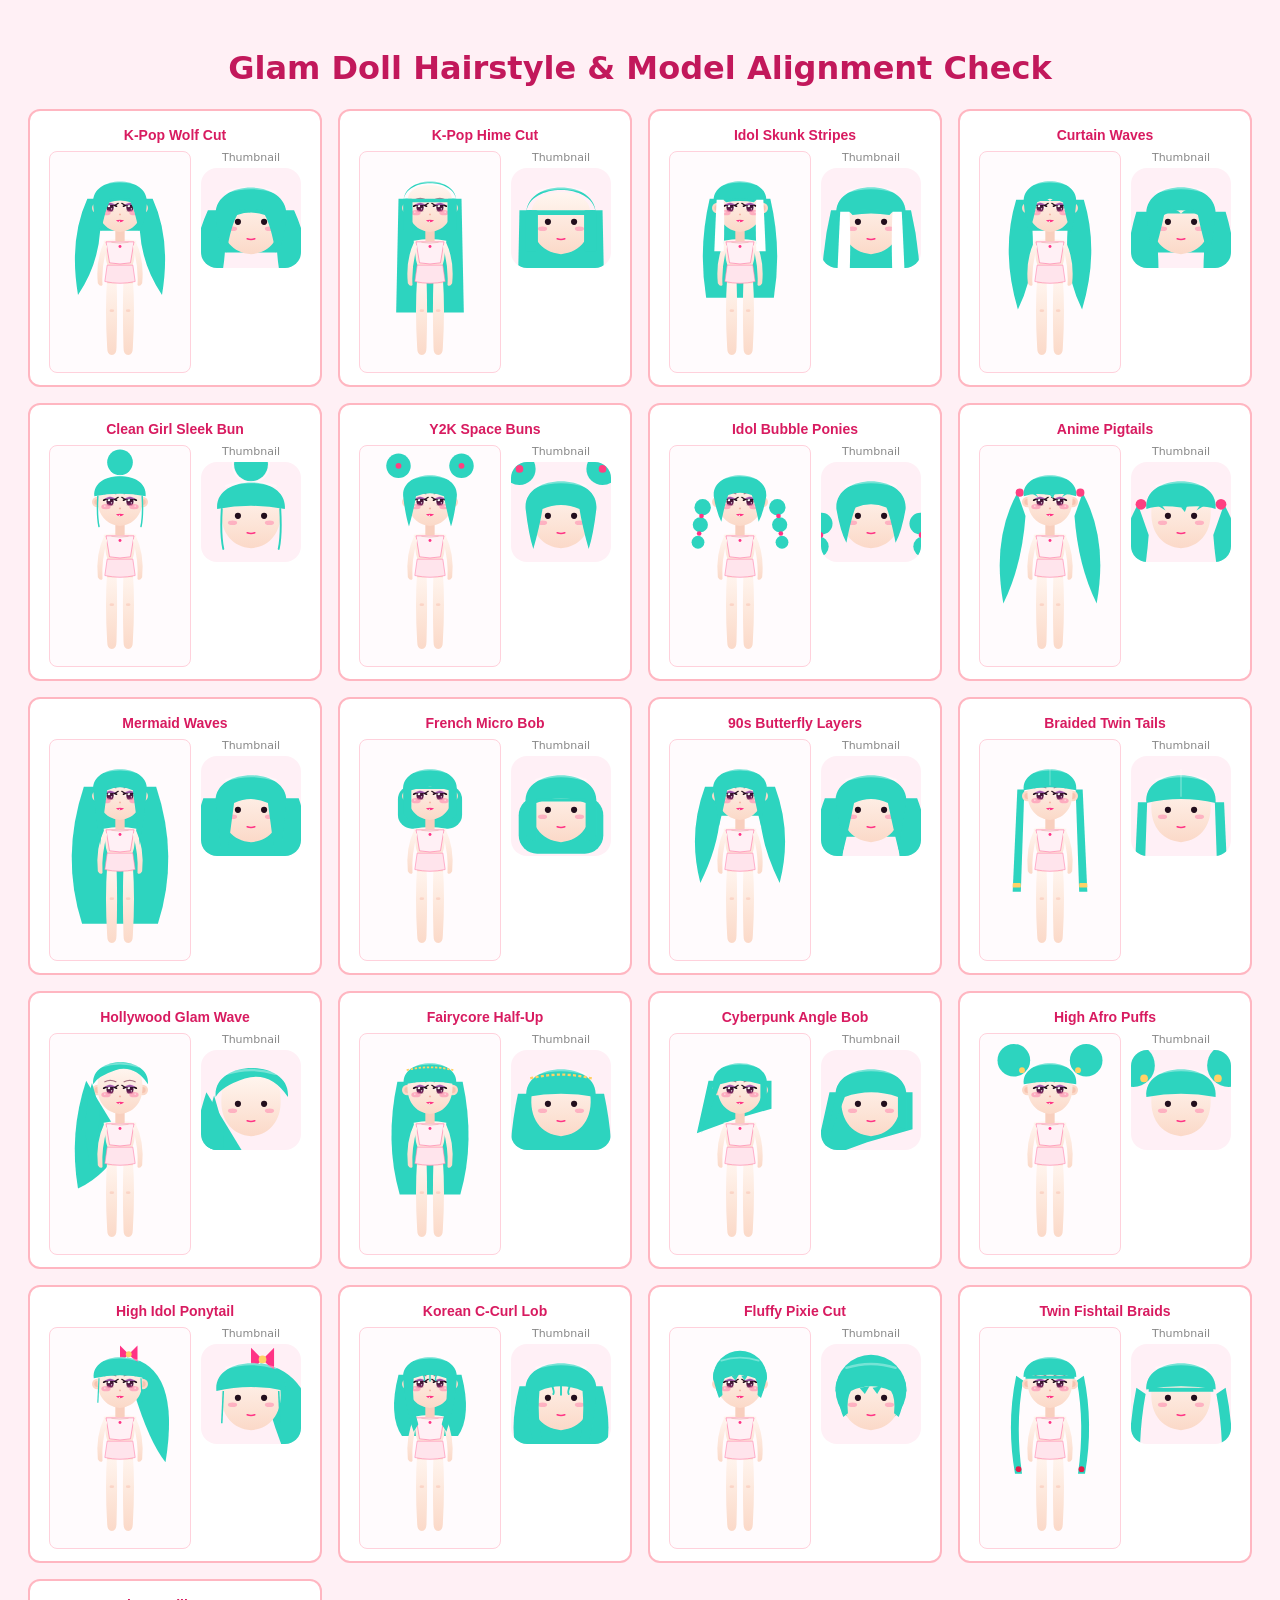
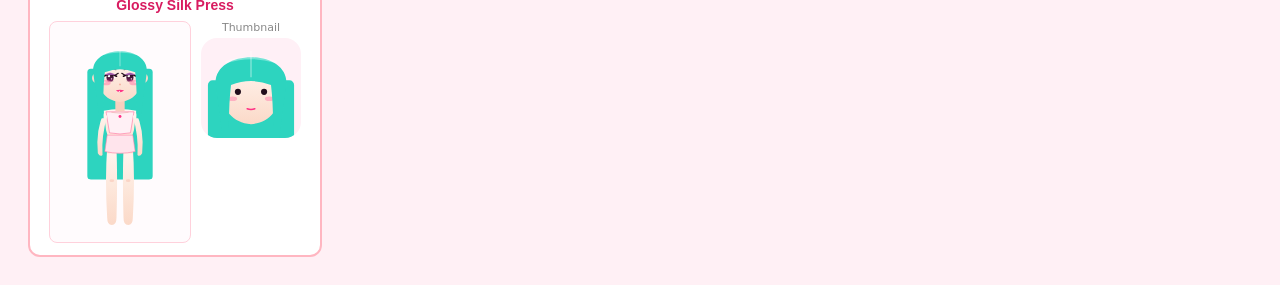
<file: preview_test.html>
<!DOCTYPE html>
<html>
<head>
<meta charset="utf-8">
<title>Glam Doll Hairstyles & Model Visual Inspection</title>
<style>
body { font-family: system-ui, sans-serif; background: #fff0f5; padding: 20px; }
.grid { display: grid; grid-template-columns: repeat(auto-fill, minmax(280px, 1fr)); gap: 16px; }
</style>
</head>
<body>
<h1 style="color: #c2185b; text-align: center;">Glam Doll Hairstyle & Model Alignment Check</h1>
<div class="grid">

    <div style="border: 2px solid #ffb6c1; border-radius: 12px; padding: 12px; background: white; text-align: center;">
      <h3 style="margin: 4px 0 8px 0; font-family: sans-serif; font-size: 14px; color: #d81b60;">K-Pop Wolf Cut</h3>
      <div style="display:flex; justify-content:center; gap:10px;">
        <div style="width: 140px; height: 220px; border: 1px solid #ffd1dc; border-radius: 8px; overflow: hidden; background: #fffbfd;">
      <svg viewBox="0 0 240 380" class="doll-svg-render">
        <defs>
          <linearGradient id="dollSkinGrad" x1="0" y1="0" x2="0" y2="1">
            <stop offset="0%" stop-color="#fff6f0" />
            <stop offset="100%" stop-color="#fbd9c8" />
          </linearGradient>
          <linearGradient id="dollEyeGrad" x1="0" y1="0" x2="0" y2="1">
            <stop offset="0%" stop-color="#2a1224" />
            <stop offset="55%" stop-color="#4a153b" />
            <stop offset="100%" stop-color="#8c2e6f" />
          </linearGradient>
          <filter id="softGlow" x="-20%" y="-20%" width="140%" height="140%">
            <feGaussianBlur stdDeviation="3" result="blur" />
            <feComposite in="SourceGraphic" in2="blur" operator="over" />
          </filter>
        </defs>

        <!-- Back Hair Layer -->
        <g id="svg-back-hair">
      <path d="M 64 80 Q 32 150 48 245 Q 82 195 86 135 L 154 135 Q 158 195 192 245 Q 208 150 176 80 Z" fill="#2dd4bf" />
    </g>

        <!-- Doll Anatomical Body Mesh -->
        <g id="svg-doll-body">
          <!-- Legs with contoured knees & ankles -->
          <path d="M 98 215 Q 94 270 98 335 Q 98 348 106 348 Q 114 348 114 335 Q 116 270 114 215 Z" fill="url(#dollSkinGrad)" />
          <path d="M 126 215 Q 124 270 126 335 Q 126 348 134 348 Q 142 348 142 335 Q 146 270 142 215 Z" fill="url(#dollSkinGrad)" />
          <!-- Knee accents -->
          <ellipse cx="106" cy="272" rx="4" ry="2.5" fill="#f4b5a0" opacity="0.4" />
          <ellipse cx="134" cy="272" rx="4" ry="2.5" fill="#f4b5a0" opacity="0.4" />

          <!-- Feminine Torso & Hips Silhouette -->
          <path d="M 92 152 Q 120 146 148 152 L 144 185 Q 138 200 142 225 L 98 225 Q 102 200 96 185 Z" fill="url(#dollSkinGrad)" />

          <!-- Default Coquette Lace Camisole Undergarment -->
          <path d="M 96 154 L 144 154 L 138 190 Q 120 194 102 190 Z" fill="#fff0f5" stroke="#ff80ab" stroke-width="1.2" />
          <circle cx="120" cy="162" r="2.5" fill="#ff3385" />
          <path d="M 98 194 L 142 194 L 146 222 Q 120 228 94 222 Z" fill="#ffe4ec" stroke="#ff80ab" stroke-width="1" />

          <!-- Arms with soft posed hands -->
          <path d="M 93 154 Q 78 185 82 225 Q 86 232 90 228 Q 88 195 98 162 Z" fill="url(#dollSkinGrad)" />
          <path d="M 147 154 Q 162 185 158 225 Q 154 232 150 228 Q 152 195 142 162 Z" fill="url(#dollSkinGrad)" />

          <!-- Slender Neck & Soft Chin Drop Shadow -->
          <path d="M 112 128 L 112 152 Q 120 155 128 152 L 128 128 Z" fill="#f8cfbe" />
          <ellipse cx="120" cy="132" rx="14" ry="3.5" fill="#e09e8c" opacity="0.35" />

          <!-- Delicate Clavicle / Collarbone Lines -->
          <path d="M 106 155 Q 120 158 134 155" stroke="#e09e8c" stroke-width="1.5" stroke-linecap="round" fill="none" opacity="0.45" />

          <!-- Ears with inner shadow -->
          <circle cx="81" cy="96" r="9" fill="#fcd9c8" />
          <circle cx="81" cy="96" r="5" fill="#f4b8a2" opacity="0.6" />
          <circle cx="159" cy="96" r="9" fill="#fcd9c8" />
          <circle cx="159" cy="96" r="5" fill="#f4b8a2" opacity="0.6" />

          <!-- Elegant Contoured Chibi Face Shape (Rounded cheeks, sweet tapered jawline) -->
          <path d="M 82 82 C 78 114, 94 135, 120 137 C 146 135, 162 114, 158 82 C 158 48, 82 48, 82 82 Z" fill="url(#dollSkinGrad)" />

          <!-- Magical Skin Glow Aura if Spa Roller active -->
          

          <!-- Gorgeous Expressive Eyes -->
          <g id="doll-eyes">
            <!-- Left Eye Whites & Sclera -->
            <path d="M 94 95 Q 103 89 113 95 Q 103 102 94 95 Z" fill="#ffffff" />
            <!-- Left Iris -->
            <ellipse cx="103" cy="95" rx="6.2" ry="7.2" fill="url(#dollEyeGrad)" />
            <!-- Left Catchlights -->
            <circle cx="101" cy="92.5" r="2.2" fill="#ffffff" />
            <circle cx="105.5" cy="97.5" r="1.2" fill="#ffffff" />
            <!-- Left Winged Lash Line & Flutter Lashes -->
            <path d="M 92 93 Q 103 86 114 93" stroke="#220e1c" stroke-width="2.8" stroke-linecap="round" fill="none" />
            <path d="M 112 91 L 117 88" stroke="#220e1c" stroke-width="2" stroke-linecap="round" />
            <path d="M 97 101 Q 103 103.5 109 101" stroke="#9e6678" stroke-width="1.2" fill="none" opacity="0.6" />

            <!-- Right Eye Whites & Sclera -->
            <path d="M 127 95 Q 137 89 146 95 Q 137 102 127 95 Z" fill="#ffffff" />
            <!-- Right Iris -->
            <ellipse cx="137" cy="95" rx="6.2" ry="7.2" fill="url(#dollEyeGrad)" />
            <!-- Right Catchlights -->
            <circle cx="135" cy="92.5" r="2.2" fill="#ffffff" />
            <circle cx="139.5" cy="97.5" r="1.2" fill="#ffffff" />
            <!-- Right Winged Lash Line & Flutter Lashes -->
            <path d="M 126 93 Q 137 86 148 93" stroke="#220e1c" stroke-width="2.8" stroke-linecap="round" fill="none" />
            <path d="M 128 91 L 123 88" stroke="#220e1c" stroke-width="2" stroke-linecap="round" />
            <path d="M 131 101 Q 137 103.5 143 101" stroke="#9e6678" stroke-width="1.2" fill="none" opacity="0.6" />

            <!-- Eyeshadow -->
            <path d="M 93 91 Q 103 82 113 91 Z" fill="#ba68c8" opacity="0.75" />
            <path d="M 127 91 Q 137 82 147 91 Z" fill="#ba68c8" opacity="0.75" />
          </g>

          <!-- Arched Delicate Eyebrows -->
          <path d="M 94 82 Q 103 77 113 82" stroke="#8b4d63" stroke-width="2" stroke-linecap="round" fill="none" opacity="0.75" />
          <path d="M 127 82 Q 137 77 146 82" stroke="#8b4d63" stroke-width="2" stroke-linecap="round" fill="none" opacity="0.75" />

          <!-- Sweet Blushing Cheeks with Star Sparkles -->
          <ellipse cx="96" cy="104" rx="8" ry="4.5" fill="#ff80ab" opacity="0.55" />
          <circle cx="94" cy="103" r="1.2" fill="#fff" opacity="0.8" />
          <ellipse cx="144" cy="104" rx="8" ry="4.5" fill="#ff80ab" opacity="0.55" />
          <circle cx="146" cy="103" r="1.2" fill="#fff" opacity="0.8" />

          <!-- Tiny Cute Aesthetic Nose -->
          <circle cx="120" cy="107" r="1.5" fill="#f09988" opacity="0.7" />

          <!-- Glossy Lips with Defined Cupid's Bow -->
          <path d="M 113 117 Q 120 115 127 117 Q 120 124 113 117 Z" fill="#ff3385" />
          <!-- Gloss highlight -->
          <circle cx="119" cy="119" r="1.2" fill="#ffffff" opacity="0.8" />

          <!-- Face Gem Sticker if active -->
          
        </g>

        <!-- Shoes Slot -->
        <g id="svg-shoes"></g>

        <!-- Outfit Slot -->
        <g id="svg-outfit"></g>

        <!-- Front Hair Layer (Seamless Snap-Fit Crown & Bangs) -->
        <g id="svg-front-hair">
      <!-- Solid Crown Cap & Voluminous Layers -->
      <path d="M 74 88 C 70 38, 170 38, 166 88 Q 164 125 152 135 Q 146 100 138 86 Q 120 80 102 86 Q 94 100 88 135 Q 76 125 74 88 Z" fill="#2dd4bf" />
      <!-- Layered Feather Bangs -->
      <path d="M 98 84 Q 108 72 120 84 Q 112 76 98 84 Z" fill="#2dd4bf" />
      <path d="M 120 84 Q 132 72 142 84 Q 128 76 120 84 Z" fill="#2dd4bf" />
      
  <path d="M 88 56 Q 120 46 152 56" stroke="#ffffff" stroke-width="3" stroke-linecap="round" fill="none" opacity="0.35" />

    </g>

        <!-- Accessories Slot -->
        <g id="svg-accessories"></g>
      </svg>
    </div>
        <div>
          <div style="font-size: 11px; color: #888; margin-bottom: 4px;">Thumbnail</div>
          
    <svg viewBox="55 25 130 130" class="doll-preview-mini" style="width:100px; height:100px; background:#fff0f6; border-radius:16px;">
      <defs>
        <linearGradient id="dollSkinGradMini_hair-wolf-cut" x1="0" y1="0" x2="0" y2="1">
          <stop offset="0%" stop-color="#fff6f0" />
          <stop offset="100%" stop-color="#fbd9c8" />
        </linearGradient>
      </defs>
      <g>
      <path d="M 64 80 Q 32 150 48 245 Q 82 195 86 135 L 154 135 Q 158 195 192 245 Q 208 150 176 80 Z" fill="#2dd4bf" />
    </g>
      <path d="M 82 82 C 78 114, 94 135, 120 137 C 146 135, 162 114, 158 82 C 158 48, 82 48, 82 82 Z" fill="url(#dollSkinGradMini_hair-wolf-cut)" />
      <circle cx="103" cy="95" r="4" fill="#220e1c" />
      <circle cx="137" cy="95" r="4" fill="#220e1c" />
      <ellipse cx="96" cy="104" rx="6" ry="3" fill="#ff80ab" opacity="0.5" />
      <ellipse cx="144" cy="104" rx="6" ry="3" fill="#ff80ab" opacity="0.5" />
      <path d="M 115 117 Q 120 119 125 117" stroke="#ff3385" stroke-width="2" stroke-linecap="round" fill="none" />
      <g>
      <!-- Solid Crown Cap & Voluminous Layers -->
      <path d="M 74 88 C 70 38, 170 38, 166 88 Q 164 125 152 135 Q 146 100 138 86 Q 120 80 102 86 Q 94 100 88 135 Q 76 125 74 88 Z" fill="#2dd4bf" />
      <!-- Layered Feather Bangs -->
      <path d="M 98 84 Q 108 72 120 84 Q 112 76 98 84 Z" fill="#2dd4bf" />
      <path d="M 120 84 Q 132 72 142 84 Q 128 76 120 84 Z" fill="#2dd4bf" />
      
  <path d="M 88 56 Q 120 46 152 56" stroke="#ffffff" stroke-width="3" stroke-linecap="round" fill="none" opacity="0.35" />

    </g>
    </svg>
    
        </div>
      </div>
    </div>
    
    <div style="border: 2px solid #ffb6c1; border-radius: 12px; padding: 12px; background: white; text-align: center;">
      <h3 style="margin: 4px 0 8px 0; font-family: sans-serif; font-size: 14px; color: #d81b60;">K-Pop Hime Cut</h3>
      <div style="display:flex; justify-content:center; gap:10px;">
        <div style="width: 140px; height: 220px; border: 1px solid #ffd1dc; border-radius: 8px; overflow: hidden; background: #fffbfd;">
      <svg viewBox="0 0 240 380" class="doll-svg-render">
        <defs>
          <linearGradient id="dollSkinGrad" x1="0" y1="0" x2="0" y2="1">
            <stop offset="0%" stop-color="#fff6f0" />
            <stop offset="100%" stop-color="#fbd9c8" />
          </linearGradient>
          <linearGradient id="dollEyeGrad" x1="0" y1="0" x2="0" y2="1">
            <stop offset="0%" stop-color="#2a1224" />
            <stop offset="55%" stop-color="#4a153b" />
            <stop offset="100%" stop-color="#8c2e6f" />
          </linearGradient>
          <filter id="softGlow" x="-20%" y="-20%" width="140%" height="140%">
            <feGaussianBlur stdDeviation="3" result="blur" />
            <feComposite in="SourceGraphic" in2="blur" operator="over" />
          </filter>
        </defs>

        <!-- Back Hair Layer -->
        <g id="svg-back-hair">
      <path d="M 66 80 L 62 275 L 178 275 L 174 80 Z" fill="#2dd4bf" />
    </g>

        <!-- Doll Anatomical Body Mesh -->
        <g id="svg-doll-body">
          <!-- Legs with contoured knees & ankles -->
          <path d="M 98 215 Q 94 270 98 335 Q 98 348 106 348 Q 114 348 114 335 Q 116 270 114 215 Z" fill="url(#dollSkinGrad)" />
          <path d="M 126 215 Q 124 270 126 335 Q 126 348 134 348 Q 142 348 142 335 Q 146 270 142 215 Z" fill="url(#dollSkinGrad)" />
          <!-- Knee accents -->
          <ellipse cx="106" cy="272" rx="4" ry="2.5" fill="#f4b5a0" opacity="0.4" />
          <ellipse cx="134" cy="272" rx="4" ry="2.5" fill="#f4b5a0" opacity="0.4" />

          <!-- Feminine Torso & Hips Silhouette -->
          <path d="M 92 152 Q 120 146 148 152 L 144 185 Q 138 200 142 225 L 98 225 Q 102 200 96 185 Z" fill="url(#dollSkinGrad)" />

          <!-- Default Coquette Lace Camisole Undergarment -->
          <path d="M 96 154 L 144 154 L 138 190 Q 120 194 102 190 Z" fill="#fff0f5" stroke="#ff80ab" stroke-width="1.2" />
          <circle cx="120" cy="162" r="2.5" fill="#ff3385" />
          <path d="M 98 194 L 142 194 L 146 222 Q 120 228 94 222 Z" fill="#ffe4ec" stroke="#ff80ab" stroke-width="1" />

          <!-- Arms with soft posed hands -->
          <path d="M 93 154 Q 78 185 82 225 Q 86 232 90 228 Q 88 195 98 162 Z" fill="url(#dollSkinGrad)" />
          <path d="M 147 154 Q 162 185 158 225 Q 154 232 150 228 Q 152 195 142 162 Z" fill="url(#dollSkinGrad)" />

          <!-- Slender Neck & Soft Chin Drop Shadow -->
          <path d="M 112 128 L 112 152 Q 120 155 128 152 L 128 128 Z" fill="#f8cfbe" />
          <ellipse cx="120" cy="132" rx="14" ry="3.5" fill="#e09e8c" opacity="0.35" />

          <!-- Delicate Clavicle / Collarbone Lines -->
          <path d="M 106 155 Q 120 158 134 155" stroke="#e09e8c" stroke-width="1.5" stroke-linecap="round" fill="none" opacity="0.45" />

          <!-- Ears with inner shadow -->
          <circle cx="81" cy="96" r="9" fill="#fcd9c8" />
          <circle cx="81" cy="96" r="5" fill="#f4b8a2" opacity="0.6" />
          <circle cx="159" cy="96" r="9" fill="#fcd9c8" />
          <circle cx="159" cy="96" r="5" fill="#f4b8a2" opacity="0.6" />

          <!-- Elegant Contoured Chibi Face Shape (Rounded cheeks, sweet tapered jawline) -->
          <path d="M 82 82 C 78 114, 94 135, 120 137 C 146 135, 162 114, 158 82 C 158 48, 82 48, 82 82 Z" fill="url(#dollSkinGrad)" />

          <!-- Magical Skin Glow Aura if Spa Roller active -->
          

          <!-- Gorgeous Expressive Eyes -->
          <g id="doll-eyes">
            <!-- Left Eye Whites & Sclera -->
            <path d="M 94 95 Q 103 89 113 95 Q 103 102 94 95 Z" fill="#ffffff" />
            <!-- Left Iris -->
            <ellipse cx="103" cy="95" rx="6.2" ry="7.2" fill="url(#dollEyeGrad)" />
            <!-- Left Catchlights -->
            <circle cx="101" cy="92.5" r="2.2" fill="#ffffff" />
            <circle cx="105.5" cy="97.5" r="1.2" fill="#ffffff" />
            <!-- Left Winged Lash Line & Flutter Lashes -->
            <path d="M 92 93 Q 103 86 114 93" stroke="#220e1c" stroke-width="2.8" stroke-linecap="round" fill="none" />
            <path d="M 112 91 L 117 88" stroke="#220e1c" stroke-width="2" stroke-linecap="round" />
            <path d="M 97 101 Q 103 103.5 109 101" stroke="#9e6678" stroke-width="1.2" fill="none" opacity="0.6" />

            <!-- Right Eye Whites & Sclera -->
            <path d="M 127 95 Q 137 89 146 95 Q 137 102 127 95 Z" fill="#ffffff" />
            <!-- Right Iris -->
            <ellipse cx="137" cy="95" rx="6.2" ry="7.2" fill="url(#dollEyeGrad)" />
            <!-- Right Catchlights -->
            <circle cx="135" cy="92.5" r="2.2" fill="#ffffff" />
            <circle cx="139.5" cy="97.5" r="1.2" fill="#ffffff" />
            <!-- Right Winged Lash Line & Flutter Lashes -->
            <path d="M 126 93 Q 137 86 148 93" stroke="#220e1c" stroke-width="2.8" stroke-linecap="round" fill="none" />
            <path d="M 128 91 L 123 88" stroke="#220e1c" stroke-width="2" stroke-linecap="round" />
            <path d="M 131 101 Q 137 103.5 143 101" stroke="#9e6678" stroke-width="1.2" fill="none" opacity="0.6" />

            <!-- Eyeshadow -->
            <path d="M 93 91 Q 103 82 113 91 Z" fill="#ba68c8" opacity="0.75" />
            <path d="M 127 91 Q 137 82 147 91 Z" fill="#ba68c8" opacity="0.75" />
          </g>

          <!-- Arched Delicate Eyebrows -->
          <path d="M 94 82 Q 103 77 113 82" stroke="#8b4d63" stroke-width="2" stroke-linecap="round" fill="none" opacity="0.75" />
          <path d="M 127 82 Q 137 77 146 82" stroke="#8b4d63" stroke-width="2" stroke-linecap="round" fill="none" opacity="0.75" />

          <!-- Sweet Blushing Cheeks with Star Sparkles -->
          <ellipse cx="96" cy="104" rx="8" ry="4.5" fill="#ff80ab" opacity="0.55" />
          <circle cx="94" cy="103" r="1.2" fill="#fff" opacity="0.8" />
          <ellipse cx="144" cy="104" rx="8" ry="4.5" fill="#ff80ab" opacity="0.55" />
          <circle cx="146" cy="103" r="1.2" fill="#fff" opacity="0.8" />

          <!-- Tiny Cute Aesthetic Nose -->
          <circle cx="120" cy="107" r="1.5" fill="#f09988" opacity="0.7" />

          <!-- Glossy Lips with Defined Cupid's Bow -->
          <path d="M 113 117 Q 120 115 127 117 Q 120 124 113 117 Z" fill="#ff3385" />
          <!-- Gloss highlight -->
          <circle cx="119" cy="119" r="1.2" fill="#ffffff" opacity="0.8" />

          <!-- Face Gem Sticker if active -->
          
        </g>

        <!-- Shoes Slot -->
        <g id="svg-shoes"></g>

        <!-- Outfit Slot -->
        <g id="svg-outfit"></g>

        <!-- Front Hair Layer (Seamless Snap-Fit Crown & Bangs) -->
        <g id="svg-front-hair">
      <!-- Solid Scalp Cap -->
      <path d="M 75 88 C 70 38, 170 38, 165 88 L 165 82 C 160 44, 80 44, 75 82 Z" fill="#2dd4bf" />
      <!-- Straight-Across Blunt Fringe -->
      <path d="M 78 80 L 162 80 L 162 86 L 78 86 Z" fill="#2dd4bf" />
      <!-- Geometric Cheek-Length Sidelocks -->
      <rect x="74" y="80" width="16" height="54" rx="2" fill="#2dd4bf" />
      <rect x="150" y="80" width="16" height="54" rx="2" fill="#2dd4bf" />
      
  <path d="M 88 56 Q 120 46 152 56" stroke="#ffffff" stroke-width="3" stroke-linecap="round" fill="none" opacity="0.35" />

    </g>

        <!-- Accessories Slot -->
        <g id="svg-accessories"></g>
      </svg>
    </div>
        <div>
          <div style="font-size: 11px; color: #888; margin-bottom: 4px;">Thumbnail</div>
          
    <svg viewBox="55 25 130 130" class="doll-preview-mini" style="width:100px; height:100px; background:#fff0f6; border-radius:16px;">
      <defs>
        <linearGradient id="dollSkinGradMini_hair-hime-cut" x1="0" y1="0" x2="0" y2="1">
          <stop offset="0%" stop-color="#fff6f0" />
          <stop offset="100%" stop-color="#fbd9c8" />
        </linearGradient>
      </defs>
      <g>
      <path d="M 66 80 L 62 275 L 178 275 L 174 80 Z" fill="#2dd4bf" />
    </g>
      <path d="M 82 82 C 78 114, 94 135, 120 137 C 146 135, 162 114, 158 82 C 158 48, 82 48, 82 82 Z" fill="url(#dollSkinGradMini_hair-hime-cut)" />
      <circle cx="103" cy="95" r="4" fill="#220e1c" />
      <circle cx="137" cy="95" r="4" fill="#220e1c" />
      <ellipse cx="96" cy="104" rx="6" ry="3" fill="#ff80ab" opacity="0.5" />
      <ellipse cx="144" cy="104" rx="6" ry="3" fill="#ff80ab" opacity="0.5" />
      <path d="M 115 117 Q 120 119 125 117" stroke="#ff3385" stroke-width="2" stroke-linecap="round" fill="none" />
      <g>
      <!-- Solid Scalp Cap -->
      <path d="M 75 88 C 70 38, 170 38, 165 88 L 165 82 C 160 44, 80 44, 75 82 Z" fill="#2dd4bf" />
      <!-- Straight-Across Blunt Fringe -->
      <path d="M 78 80 L 162 80 L 162 86 L 78 86 Z" fill="#2dd4bf" />
      <!-- Geometric Cheek-Length Sidelocks -->
      <rect x="74" y="80" width="16" height="54" rx="2" fill="#2dd4bf" />
      <rect x="150" y="80" width="16" height="54" rx="2" fill="#2dd4bf" />
      
  <path d="M 88 56 Q 120 46 152 56" stroke="#ffffff" stroke-width="3" stroke-linecap="round" fill="none" opacity="0.35" />

    </g>
    </svg>
    
        </div>
      </div>
    </div>
    
    <div style="border: 2px solid #ffb6c1; border-radius: 12px; padding: 12px; background: white; text-align: center;">
      <h3 style="margin: 4px 0 8px 0; font-family: sans-serif; font-size: 14px; color: #d81b60;">Idol Skunk Stripes</h3>
      <div style="display:flex; justify-content:center; gap:10px;">
        <div style="width: 140px; height: 220px; border: 1px solid #ffd1dc; border-radius: 8px; overflow: hidden; background: #fffbfd;">
      <svg viewBox="0 0 240 380" class="doll-svg-render">
        <defs>
          <linearGradient id="dollSkinGrad" x1="0" y1="0" x2="0" y2="1">
            <stop offset="0%" stop-color="#fff6f0" />
            <stop offset="100%" stop-color="#fbd9c8" />
          </linearGradient>
          <linearGradient id="dollEyeGrad" x1="0" y1="0" x2="0" y2="1">
            <stop offset="0%" stop-color="#2a1224" />
            <stop offset="55%" stop-color="#4a153b" />
            <stop offset="100%" stop-color="#8c2e6f" />
          </linearGradient>
          <filter id="softGlow" x="-20%" y="-20%" width="140%" height="140%">
            <feGaussianBlur stdDeviation="3" result="blur" />
            <feComposite in="SourceGraphic" in2="blur" operator="over" />
          </filter>
        </defs>

        <!-- Back Hair Layer -->
        <g id="svg-back-hair">
      <path d="M 68 80 Q 48 165 62 250 L 178 250 Q 192 165 172 80 Z" fill="#2dd4bf" />
    </g>

        <!-- Doll Anatomical Body Mesh -->
        <g id="svg-doll-body">
          <!-- Legs with contoured knees & ankles -->
          <path d="M 98 215 Q 94 270 98 335 Q 98 348 106 348 Q 114 348 114 335 Q 116 270 114 215 Z" fill="url(#dollSkinGrad)" />
          <path d="M 126 215 Q 124 270 126 335 Q 126 348 134 348 Q 142 348 142 335 Q 146 270 142 215 Z" fill="url(#dollSkinGrad)" />
          <!-- Knee accents -->
          <ellipse cx="106" cy="272" rx="4" ry="2.5" fill="#f4b5a0" opacity="0.4" />
          <ellipse cx="134" cy="272" rx="4" ry="2.5" fill="#f4b5a0" opacity="0.4" />

          <!-- Feminine Torso & Hips Silhouette -->
          <path d="M 92 152 Q 120 146 148 152 L 144 185 Q 138 200 142 225 L 98 225 Q 102 200 96 185 Z" fill="url(#dollSkinGrad)" />

          <!-- Default Coquette Lace Camisole Undergarment -->
          <path d="M 96 154 L 144 154 L 138 190 Q 120 194 102 190 Z" fill="#fff0f5" stroke="#ff80ab" stroke-width="1.2" />
          <circle cx="120" cy="162" r="2.5" fill="#ff3385" />
          <path d="M 98 194 L 142 194 L 146 222 Q 120 228 94 222 Z" fill="#ffe4ec" stroke="#ff80ab" stroke-width="1" />

          <!-- Arms with soft posed hands -->
          <path d="M 93 154 Q 78 185 82 225 Q 86 232 90 228 Q 88 195 98 162 Z" fill="url(#dollSkinGrad)" />
          <path d="M 147 154 Q 162 185 158 225 Q 154 232 150 228 Q 152 195 142 162 Z" fill="url(#dollSkinGrad)" />

          <!-- Slender Neck & Soft Chin Drop Shadow -->
          <path d="M 112 128 L 112 152 Q 120 155 128 152 L 128 128 Z" fill="#f8cfbe" />
          <ellipse cx="120" cy="132" rx="14" ry="3.5" fill="#e09e8c" opacity="0.35" />

          <!-- Delicate Clavicle / Collarbone Lines -->
          <path d="M 106 155 Q 120 158 134 155" stroke="#e09e8c" stroke-width="1.5" stroke-linecap="round" fill="none" opacity="0.45" />

          <!-- Ears with inner shadow -->
          <circle cx="81" cy="96" r="9" fill="#fcd9c8" />
          <circle cx="81" cy="96" r="5" fill="#f4b8a2" opacity="0.6" />
          <circle cx="159" cy="96" r="9" fill="#fcd9c8" />
          <circle cx="159" cy="96" r="5" fill="#f4b8a2" opacity="0.6" />

          <!-- Elegant Contoured Chibi Face Shape (Rounded cheeks, sweet tapered jawline) -->
          <path d="M 82 82 C 78 114, 94 135, 120 137 C 146 135, 162 114, 158 82 C 158 48, 82 48, 82 82 Z" fill="url(#dollSkinGrad)" />

          <!-- Magical Skin Glow Aura if Spa Roller active -->
          

          <!-- Gorgeous Expressive Eyes -->
          <g id="doll-eyes">
            <!-- Left Eye Whites & Sclera -->
            <path d="M 94 95 Q 103 89 113 95 Q 103 102 94 95 Z" fill="#ffffff" />
            <!-- Left Iris -->
            <ellipse cx="103" cy="95" rx="6.2" ry="7.2" fill="url(#dollEyeGrad)" />
            <!-- Left Catchlights -->
            <circle cx="101" cy="92.5" r="2.2" fill="#ffffff" />
            <circle cx="105.5" cy="97.5" r="1.2" fill="#ffffff" />
            <!-- Left Winged Lash Line & Flutter Lashes -->
            <path d="M 92 93 Q 103 86 114 93" stroke="#220e1c" stroke-width="2.8" stroke-linecap="round" fill="none" />
            <path d="M 112 91 L 117 88" stroke="#220e1c" stroke-width="2" stroke-linecap="round" />
            <path d="M 97 101 Q 103 103.5 109 101" stroke="#9e6678" stroke-width="1.2" fill="none" opacity="0.6" />

            <!-- Right Eye Whites & Sclera -->
            <path d="M 127 95 Q 137 89 146 95 Q 137 102 127 95 Z" fill="#ffffff" />
            <!-- Right Iris -->
            <ellipse cx="137" cy="95" rx="6.2" ry="7.2" fill="url(#dollEyeGrad)" />
            <!-- Right Catchlights -->
            <circle cx="135" cy="92.5" r="2.2" fill="#ffffff" />
            <circle cx="139.5" cy="97.5" r="1.2" fill="#ffffff" />
            <!-- Right Winged Lash Line & Flutter Lashes -->
            <path d="M 126 93 Q 137 86 148 93" stroke="#220e1c" stroke-width="2.8" stroke-linecap="round" fill="none" />
            <path d="M 128 91 L 123 88" stroke="#220e1c" stroke-width="2" stroke-linecap="round" />
            <path d="M 131 101 Q 137 103.5 143 101" stroke="#9e6678" stroke-width="1.2" fill="none" opacity="0.6" />

            <!-- Eyeshadow -->
            <path d="M 93 91 Q 103 82 113 91 Z" fill="#ba68c8" opacity="0.75" />
            <path d="M 127 91 Q 137 82 147 91 Z" fill="#ba68c8" opacity="0.75" />
          </g>

          <!-- Arched Delicate Eyebrows -->
          <path d="M 94 82 Q 103 77 113 82" stroke="#8b4d63" stroke-width="2" stroke-linecap="round" fill="none" opacity="0.75" />
          <path d="M 127 82 Q 137 77 146 82" stroke="#8b4d63" stroke-width="2" stroke-linecap="round" fill="none" opacity="0.75" />

          <!-- Sweet Blushing Cheeks with Star Sparkles -->
          <ellipse cx="96" cy="104" rx="8" ry="4.5" fill="#ff80ab" opacity="0.55" />
          <circle cx="94" cy="103" r="1.2" fill="#fff" opacity="0.8" />
          <ellipse cx="144" cy="104" rx="8" ry="4.5" fill="#ff80ab" opacity="0.55" />
          <circle cx="146" cy="103" r="1.2" fill="#fff" opacity="0.8" />

          <!-- Tiny Cute Aesthetic Nose -->
          <circle cx="120" cy="107" r="1.5" fill="#f09988" opacity="0.7" />

          <!-- Glossy Lips with Defined Cupid's Bow -->
          <path d="M 113 117 Q 120 115 127 117 Q 120 124 113 117 Z" fill="#ff3385" />
          <!-- Gloss highlight -->
          <circle cx="119" cy="119" r="1.2" fill="#ffffff" opacity="0.8" />

          <!-- Face Gem Sticker if active -->
          
        </g>

        <!-- Shoes Slot -->
        <g id="svg-shoes"></g>

        <!-- Outfit Slot -->
        <g id="svg-outfit"></g>

        <!-- Front Hair Layer (Seamless Snap-Fit Crown & Bangs) -->
        <g id="svg-front-hair">
      <!-- Base Color Scalp Cap -->
      <path d="M 75 86 C 70 38, 170 38, 165 86 L 160 84 Q 120 78 80 84 Z" fill="#2dd4bf" />
      <!-- Left & Right Platinum Streaks Framing Temples -->
      <path d="M 80 82 Q 78 120 76 170 L 92 170 Q 94 115 92 82 Z" fill="#ffffff" />
      <path d="M 160 82 Q 162 120 164 170 L 148 170 Q 146 115 148 82 Z" fill="#ffffff" />
      <!-- Center Bangs -->
      <path d="M 92 82 Q 120 76 148 82 L 144 86 Q 120 82 96 86 Z" fill="#2dd4bf" />
      
  <path d="M 88 56 Q 120 46 152 56" stroke="#ffffff" stroke-width="3" stroke-linecap="round" fill="none" opacity="0.35" />

    </g>

        <!-- Accessories Slot -->
        <g id="svg-accessories"></g>
      </svg>
    </div>
        <div>
          <div style="font-size: 11px; color: #888; margin-bottom: 4px;">Thumbnail</div>
          
    <svg viewBox="55 25 130 130" class="doll-preview-mini" style="width:100px; height:100px; background:#fff0f6; border-radius:16px;">
      <defs>
        <linearGradient id="dollSkinGradMini_hair-skunk-stripes" x1="0" y1="0" x2="0" y2="1">
          <stop offset="0%" stop-color="#fff6f0" />
          <stop offset="100%" stop-color="#fbd9c8" />
        </linearGradient>
      </defs>
      <g>
      <path d="M 68 80 Q 48 165 62 250 L 178 250 Q 192 165 172 80 Z" fill="#2dd4bf" />
    </g>
      <path d="M 82 82 C 78 114, 94 135, 120 137 C 146 135, 162 114, 158 82 C 158 48, 82 48, 82 82 Z" fill="url(#dollSkinGradMini_hair-skunk-stripes)" />
      <circle cx="103" cy="95" r="4" fill="#220e1c" />
      <circle cx="137" cy="95" r="4" fill="#220e1c" />
      <ellipse cx="96" cy="104" rx="6" ry="3" fill="#ff80ab" opacity="0.5" />
      <ellipse cx="144" cy="104" rx="6" ry="3" fill="#ff80ab" opacity="0.5" />
      <path d="M 115 117 Q 120 119 125 117" stroke="#ff3385" stroke-width="2" stroke-linecap="round" fill="none" />
      <g>
      <!-- Base Color Scalp Cap -->
      <path d="M 75 86 C 70 38, 170 38, 165 86 L 160 84 Q 120 78 80 84 Z" fill="#2dd4bf" />
      <!-- Left & Right Platinum Streaks Framing Temples -->
      <path d="M 80 82 Q 78 120 76 170 L 92 170 Q 94 115 92 82 Z" fill="#ffffff" />
      <path d="M 160 82 Q 162 120 164 170 L 148 170 Q 146 115 148 82 Z" fill="#ffffff" />
      <!-- Center Bangs -->
      <path d="M 92 82 Q 120 76 148 82 L 144 86 Q 120 82 96 86 Z" fill="#2dd4bf" />
      
  <path d="M 88 56 Q 120 46 152 56" stroke="#ffffff" stroke-width="3" stroke-linecap="round" fill="none" opacity="0.35" />

    </g>
    </svg>
    
        </div>
      </div>
    </div>
    
    <div style="border: 2px solid #ffb6c1; border-radius: 12px; padding: 12px; background: white; text-align: center;">
      <h3 style="margin: 4px 0 8px 0; font-family: sans-serif; font-size: 14px; color: #d81b60;">Curtain Waves</h3>
      <div style="display:flex; justify-content:center; gap:10px;">
        <div style="width: 140px; height: 220px; border: 1px solid #ffd1dc; border-radius: 8px; overflow: hidden; background: #fffbfd;">
      <svg viewBox="0 0 240 380" class="doll-svg-render">
        <defs>
          <linearGradient id="dollSkinGrad" x1="0" y1="0" x2="0" y2="1">
            <stop offset="0%" stop-color="#fff6f0" />
            <stop offset="100%" stop-color="#fbd9c8" />
          </linearGradient>
          <linearGradient id="dollEyeGrad" x1="0" y1="0" x2="0" y2="1">
            <stop offset="0%" stop-color="#2a1224" />
            <stop offset="55%" stop-color="#4a153b" />
            <stop offset="100%" stop-color="#8c2e6f" />
          </linearGradient>
          <filter id="softGlow" x="-20%" y="-20%" width="140%" height="140%">
            <feGaussianBlur stdDeviation="3" result="blur" />
            <feComposite in="SourceGraphic" in2="blur" operator="over" />
          </filter>
        </defs>

        <!-- Back Hair Layer -->
        <g id="svg-back-hair">
      <path d="M 62 82 Q 35 170 65 270 Q 95 210 90 135 L 150 135 Q 145 210 175 270 Q 205 170 178 82 Z" fill="#2dd4bf" />
    </g>

        <!-- Doll Anatomical Body Mesh -->
        <g id="svg-doll-body">
          <!-- Legs with contoured knees & ankles -->
          <path d="M 98 215 Q 94 270 98 335 Q 98 348 106 348 Q 114 348 114 335 Q 116 270 114 215 Z" fill="url(#dollSkinGrad)" />
          <path d="M 126 215 Q 124 270 126 335 Q 126 348 134 348 Q 142 348 142 335 Q 146 270 142 215 Z" fill="url(#dollSkinGrad)" />
          <!-- Knee accents -->
          <ellipse cx="106" cy="272" rx="4" ry="2.5" fill="#f4b5a0" opacity="0.4" />
          <ellipse cx="134" cy="272" rx="4" ry="2.5" fill="#f4b5a0" opacity="0.4" />

          <!-- Feminine Torso & Hips Silhouette -->
          <path d="M 92 152 Q 120 146 148 152 L 144 185 Q 138 200 142 225 L 98 225 Q 102 200 96 185 Z" fill="url(#dollSkinGrad)" />

          <!-- Default Coquette Lace Camisole Undergarment -->
          <path d="M 96 154 L 144 154 L 138 190 Q 120 194 102 190 Z" fill="#fff0f5" stroke="#ff80ab" stroke-width="1.2" />
          <circle cx="120" cy="162" r="2.5" fill="#ff3385" />
          <path d="M 98 194 L 142 194 L 146 222 Q 120 228 94 222 Z" fill="#ffe4ec" stroke="#ff80ab" stroke-width="1" />

          <!-- Arms with soft posed hands -->
          <path d="M 93 154 Q 78 185 82 225 Q 86 232 90 228 Q 88 195 98 162 Z" fill="url(#dollSkinGrad)" />
          <path d="M 147 154 Q 162 185 158 225 Q 154 232 150 228 Q 152 195 142 162 Z" fill="url(#dollSkinGrad)" />

          <!-- Slender Neck & Soft Chin Drop Shadow -->
          <path d="M 112 128 L 112 152 Q 120 155 128 152 L 128 128 Z" fill="#f8cfbe" />
          <ellipse cx="120" cy="132" rx="14" ry="3.5" fill="#e09e8c" opacity="0.35" />

          <!-- Delicate Clavicle / Collarbone Lines -->
          <path d="M 106 155 Q 120 158 134 155" stroke="#e09e8c" stroke-width="1.5" stroke-linecap="round" fill="none" opacity="0.45" />

          <!-- Ears with inner shadow -->
          <circle cx="81" cy="96" r="9" fill="#fcd9c8" />
          <circle cx="81" cy="96" r="5" fill="#f4b8a2" opacity="0.6" />
          <circle cx="159" cy="96" r="9" fill="#fcd9c8" />
          <circle cx="159" cy="96" r="5" fill="#f4b8a2" opacity="0.6" />

          <!-- Elegant Contoured Chibi Face Shape (Rounded cheeks, sweet tapered jawline) -->
          <path d="M 82 82 C 78 114, 94 135, 120 137 C 146 135, 162 114, 158 82 C 158 48, 82 48, 82 82 Z" fill="url(#dollSkinGrad)" />

          <!-- Magical Skin Glow Aura if Spa Roller active -->
          

          <!-- Gorgeous Expressive Eyes -->
          <g id="doll-eyes">
            <!-- Left Eye Whites & Sclera -->
            <path d="M 94 95 Q 103 89 113 95 Q 103 102 94 95 Z" fill="#ffffff" />
            <!-- Left Iris -->
            <ellipse cx="103" cy="95" rx="6.2" ry="7.2" fill="url(#dollEyeGrad)" />
            <!-- Left Catchlights -->
            <circle cx="101" cy="92.5" r="2.2" fill="#ffffff" />
            <circle cx="105.5" cy="97.5" r="1.2" fill="#ffffff" />
            <!-- Left Winged Lash Line & Flutter Lashes -->
            <path d="M 92 93 Q 103 86 114 93" stroke="#220e1c" stroke-width="2.8" stroke-linecap="round" fill="none" />
            <path d="M 112 91 L 117 88" stroke="#220e1c" stroke-width="2" stroke-linecap="round" />
            <path d="M 97 101 Q 103 103.5 109 101" stroke="#9e6678" stroke-width="1.2" fill="none" opacity="0.6" />

            <!-- Right Eye Whites & Sclera -->
            <path d="M 127 95 Q 137 89 146 95 Q 137 102 127 95 Z" fill="#ffffff" />
            <!-- Right Iris -->
            <ellipse cx="137" cy="95" rx="6.2" ry="7.2" fill="url(#dollEyeGrad)" />
            <!-- Right Catchlights -->
            <circle cx="135" cy="92.5" r="2.2" fill="#ffffff" />
            <circle cx="139.5" cy="97.5" r="1.2" fill="#ffffff" />
            <!-- Right Winged Lash Line & Flutter Lashes -->
            <path d="M 126 93 Q 137 86 148 93" stroke="#220e1c" stroke-width="2.8" stroke-linecap="round" fill="none" />
            <path d="M 128 91 L 123 88" stroke="#220e1c" stroke-width="2" stroke-linecap="round" />
            <path d="M 131 101 Q 137 103.5 143 101" stroke="#9e6678" stroke-width="1.2" fill="none" opacity="0.6" />

            <!-- Eyeshadow -->
            <path d="M 93 91 Q 103 82 113 91 Z" fill="#ba68c8" opacity="0.75" />
            <path d="M 127 91 Q 137 82 147 91 Z" fill="#ba68c8" opacity="0.75" />
          </g>

          <!-- Arched Delicate Eyebrows -->
          <path d="M 94 82 Q 103 77 113 82" stroke="#8b4d63" stroke-width="2" stroke-linecap="round" fill="none" opacity="0.75" />
          <path d="M 127 82 Q 137 77 146 82" stroke="#8b4d63" stroke-width="2" stroke-linecap="round" fill="none" opacity="0.75" />

          <!-- Sweet Blushing Cheeks with Star Sparkles -->
          <ellipse cx="96" cy="104" rx="8" ry="4.5" fill="#ff80ab" opacity="0.55" />
          <circle cx="94" cy="103" r="1.2" fill="#fff" opacity="0.8" />
          <ellipse cx="144" cy="104" rx="8" ry="4.5" fill="#ff80ab" opacity="0.55" />
          <circle cx="146" cy="103" r="1.2" fill="#fff" opacity="0.8" />

          <!-- Tiny Cute Aesthetic Nose -->
          <circle cx="120" cy="107" r="1.5" fill="#f09988" opacity="0.7" />

          <!-- Glossy Lips with Defined Cupid's Bow -->
          <path d="M 113 117 Q 120 115 127 117 Q 120 124 113 117 Z" fill="#ff3385" />
          <!-- Gloss highlight -->
          <circle cx="119" cy="119" r="1.2" fill="#ffffff" opacity="0.8" />

          <!-- Face Gem Sticker if active -->
          
        </g>

        <!-- Shoes Slot -->
        <g id="svg-shoes"></g>

        <!-- Outfit Slot -->
        <g id="svg-outfit"></g>

        <!-- Front Hair Layer (Seamless Snap-Fit Crown & Bangs) -->
        <g id="svg-front-hair">
      <!-- Solid Crown Cap & Parted Curtain Bangs -->
      <path d="M 75 86 C 72 38, 168 38, 165 86 Q 162 120 156 140 Q 148 115 142 86 Q 120 74 98 86 Q 92 115 84 140 Q 78 120 75 86 Z" fill="#2dd4bf" />
      <path d="M 98 84 Q 106 72 120 84 Q 134 72 142 84 Z" fill="#2dd4bf" />
      
  <path d="M 88 56 Q 120 46 152 56" stroke="#ffffff" stroke-width="3" stroke-linecap="round" fill="none" opacity="0.35" />

    </g>

        <!-- Accessories Slot -->
        <g id="svg-accessories"></g>
      </svg>
    </div>
        <div>
          <div style="font-size: 11px; color: #888; margin-bottom: 4px;">Thumbnail</div>
          
    <svg viewBox="55 25 130 130" class="doll-preview-mini" style="width:100px; height:100px; background:#fff0f6; border-radius:16px;">
      <defs>
        <linearGradient id="dollSkinGradMini_hair-curtain-waves" x1="0" y1="0" x2="0" y2="1">
          <stop offset="0%" stop-color="#fff6f0" />
          <stop offset="100%" stop-color="#fbd9c8" />
        </linearGradient>
      </defs>
      <g>
      <path d="M 62 82 Q 35 170 65 270 Q 95 210 90 135 L 150 135 Q 145 210 175 270 Q 205 170 178 82 Z" fill="#2dd4bf" />
    </g>
      <path d="M 82 82 C 78 114, 94 135, 120 137 C 146 135, 162 114, 158 82 C 158 48, 82 48, 82 82 Z" fill="url(#dollSkinGradMini_hair-curtain-waves)" />
      <circle cx="103" cy="95" r="4" fill="#220e1c" />
      <circle cx="137" cy="95" r="4" fill="#220e1c" />
      <ellipse cx="96" cy="104" rx="6" ry="3" fill="#ff80ab" opacity="0.5" />
      <ellipse cx="144" cy="104" rx="6" ry="3" fill="#ff80ab" opacity="0.5" />
      <path d="M 115 117 Q 120 119 125 117" stroke="#ff3385" stroke-width="2" stroke-linecap="round" fill="none" />
      <g>
      <!-- Solid Crown Cap & Parted Curtain Bangs -->
      <path d="M 75 86 C 72 38, 168 38, 165 86 Q 162 120 156 140 Q 148 115 142 86 Q 120 74 98 86 Q 92 115 84 140 Q 78 120 75 86 Z" fill="#2dd4bf" />
      <path d="M 98 84 Q 106 72 120 84 Q 134 72 142 84 Z" fill="#2dd4bf" />
      
  <path d="M 88 56 Q 120 46 152 56" stroke="#ffffff" stroke-width="3" stroke-linecap="round" fill="none" opacity="0.35" />

    </g>
    </svg>
    
        </div>
      </div>
    </div>
    
    <div style="border: 2px solid #ffb6c1; border-radius: 12px; padding: 12px; background: white; text-align: center;">
      <h3 style="margin: 4px 0 8px 0; font-family: sans-serif; font-size: 14px; color: #d81b60;">Clean Girl Sleek Bun</h3>
      <div style="display:flex; justify-content:center; gap:10px;">
        <div style="width: 140px; height: 220px; border: 1px solid #ffd1dc; border-radius: 8px; overflow: hidden; background: #fffbfd;">
      <svg viewBox="0 0 240 380" class="doll-svg-render">
        <defs>
          <linearGradient id="dollSkinGrad" x1="0" y1="0" x2="0" y2="1">
            <stop offset="0%" stop-color="#fff6f0" />
            <stop offset="100%" stop-color="#fbd9c8" />
          </linearGradient>
          <linearGradient id="dollEyeGrad" x1="0" y1="0" x2="0" y2="1">
            <stop offset="0%" stop-color="#2a1224" />
            <stop offset="55%" stop-color="#4a153b" />
            <stop offset="100%" stop-color="#8c2e6f" />
          </linearGradient>
          <filter id="softGlow" x="-20%" y="-20%" width="140%" height="140%">
            <feGaussianBlur stdDeviation="3" result="blur" />
            <feComposite in="SourceGraphic" in2="blur" operator="over" />
          </filter>
        </defs>

        <!-- Back Hair Layer -->
        <g id="svg-back-hair">
      <!-- High Topknot Bun -->
      <circle cx="120" cy="28" r="22" fill="#2dd4bf" />
      <circle cx="120" cy="28" r="24" fill="none" stroke="#fff" stroke-width="1.5" opacity="0.6" />
    </g>

        <!-- Doll Anatomical Body Mesh -->
        <g id="svg-doll-body">
          <!-- Legs with contoured knees & ankles -->
          <path d="M 98 215 Q 94 270 98 335 Q 98 348 106 348 Q 114 348 114 335 Q 116 270 114 215 Z" fill="url(#dollSkinGrad)" />
          <path d="M 126 215 Q 124 270 126 335 Q 126 348 134 348 Q 142 348 142 335 Q 146 270 142 215 Z" fill="url(#dollSkinGrad)" />
          <!-- Knee accents -->
          <ellipse cx="106" cy="272" rx="4" ry="2.5" fill="#f4b5a0" opacity="0.4" />
          <ellipse cx="134" cy="272" rx="4" ry="2.5" fill="#f4b5a0" opacity="0.4" />

          <!-- Feminine Torso & Hips Silhouette -->
          <path d="M 92 152 Q 120 146 148 152 L 144 185 Q 138 200 142 225 L 98 225 Q 102 200 96 185 Z" fill="url(#dollSkinGrad)" />

          <!-- Default Coquette Lace Camisole Undergarment -->
          <path d="M 96 154 L 144 154 L 138 190 Q 120 194 102 190 Z" fill="#fff0f5" stroke="#ff80ab" stroke-width="1.2" />
          <circle cx="120" cy="162" r="2.5" fill="#ff3385" />
          <path d="M 98 194 L 142 194 L 146 222 Q 120 228 94 222 Z" fill="#ffe4ec" stroke="#ff80ab" stroke-width="1" />

          <!-- Arms with soft posed hands -->
          <path d="M 93 154 Q 78 185 82 225 Q 86 232 90 228 Q 88 195 98 162 Z" fill="url(#dollSkinGrad)" />
          <path d="M 147 154 Q 162 185 158 225 Q 154 232 150 228 Q 152 195 142 162 Z" fill="url(#dollSkinGrad)" />

          <!-- Slender Neck & Soft Chin Drop Shadow -->
          <path d="M 112 128 L 112 152 Q 120 155 128 152 L 128 128 Z" fill="#f8cfbe" />
          <ellipse cx="120" cy="132" rx="14" ry="3.5" fill="#e09e8c" opacity="0.35" />

          <!-- Delicate Clavicle / Collarbone Lines -->
          <path d="M 106 155 Q 120 158 134 155" stroke="#e09e8c" stroke-width="1.5" stroke-linecap="round" fill="none" opacity="0.45" />

          <!-- Ears with inner shadow -->
          <circle cx="81" cy="96" r="9" fill="#fcd9c8" />
          <circle cx="81" cy="96" r="5" fill="#f4b8a2" opacity="0.6" />
          <circle cx="159" cy="96" r="9" fill="#fcd9c8" />
          <circle cx="159" cy="96" r="5" fill="#f4b8a2" opacity="0.6" />

          <!-- Elegant Contoured Chibi Face Shape (Rounded cheeks, sweet tapered jawline) -->
          <path d="M 82 82 C 78 114, 94 135, 120 137 C 146 135, 162 114, 158 82 C 158 48, 82 48, 82 82 Z" fill="url(#dollSkinGrad)" />

          <!-- Magical Skin Glow Aura if Spa Roller active -->
          

          <!-- Gorgeous Expressive Eyes -->
          <g id="doll-eyes">
            <!-- Left Eye Whites & Sclera -->
            <path d="M 94 95 Q 103 89 113 95 Q 103 102 94 95 Z" fill="#ffffff" />
            <!-- Left Iris -->
            <ellipse cx="103" cy="95" rx="6.2" ry="7.2" fill="url(#dollEyeGrad)" />
            <!-- Left Catchlights -->
            <circle cx="101" cy="92.5" r="2.2" fill="#ffffff" />
            <circle cx="105.5" cy="97.5" r="1.2" fill="#ffffff" />
            <!-- Left Winged Lash Line & Flutter Lashes -->
            <path d="M 92 93 Q 103 86 114 93" stroke="#220e1c" stroke-width="2.8" stroke-linecap="round" fill="none" />
            <path d="M 112 91 L 117 88" stroke="#220e1c" stroke-width="2" stroke-linecap="round" />
            <path d="M 97 101 Q 103 103.5 109 101" stroke="#9e6678" stroke-width="1.2" fill="none" opacity="0.6" />

            <!-- Right Eye Whites & Sclera -->
            <path d="M 127 95 Q 137 89 146 95 Q 137 102 127 95 Z" fill="#ffffff" />
            <!-- Right Iris -->
            <ellipse cx="137" cy="95" rx="6.2" ry="7.2" fill="url(#dollEyeGrad)" />
            <!-- Right Catchlights -->
            <circle cx="135" cy="92.5" r="2.2" fill="#ffffff" />
            <circle cx="139.5" cy="97.5" r="1.2" fill="#ffffff" />
            <!-- Right Winged Lash Line & Flutter Lashes -->
            <path d="M 126 93 Q 137 86 148 93" stroke="#220e1c" stroke-width="2.8" stroke-linecap="round" fill="none" />
            <path d="M 128 91 L 123 88" stroke="#220e1c" stroke-width="2" stroke-linecap="round" />
            <path d="M 131 101 Q 137 103.5 143 101" stroke="#9e6678" stroke-width="1.2" fill="none" opacity="0.6" />

            <!-- Eyeshadow -->
            <path d="M 93 91 Q 103 82 113 91 Z" fill="#ba68c8" opacity="0.75" />
            <path d="M 127 91 Q 137 82 147 91 Z" fill="#ba68c8" opacity="0.75" />
          </g>

          <!-- Arched Delicate Eyebrows -->
          <path d="M 94 82 Q 103 77 113 82" stroke="#8b4d63" stroke-width="2" stroke-linecap="round" fill="none" opacity="0.75" />
          <path d="M 127 82 Q 137 77 146 82" stroke="#8b4d63" stroke-width="2" stroke-linecap="round" fill="none" opacity="0.75" />

          <!-- Sweet Blushing Cheeks with Star Sparkles -->
          <ellipse cx="96" cy="104" rx="8" ry="4.5" fill="#ff80ab" opacity="0.55" />
          <circle cx="94" cy="103" r="1.2" fill="#fff" opacity="0.8" />
          <ellipse cx="144" cy="104" rx="8" ry="4.5" fill="#ff80ab" opacity="0.55" />
          <circle cx="146" cy="103" r="1.2" fill="#fff" opacity="0.8" />

          <!-- Tiny Cute Aesthetic Nose -->
          <circle cx="120" cy="107" r="1.5" fill="#f09988" opacity="0.7" />

          <!-- Glossy Lips with Defined Cupid's Bow -->
          <path d="M 113 117 Q 120 115 127 117 Q 120 124 113 117 Z" fill="#ff3385" />
          <!-- Gloss highlight -->
          <circle cx="119" cy="119" r="1.2" fill="#ffffff" opacity="0.8" />

          <!-- Face Gem Sticker if active -->
          
        </g>

        <!-- Shoes Slot -->
        <g id="svg-shoes"></g>

        <!-- Outfit Slot -->
        <g id="svg-outfit"></g>

        <!-- Front Hair Layer (Seamless Snap-Fit Crown & Bangs) -->
        <g id="svg-front-hair">
      <!-- Perfectly Slicked Crown Cap -->
      <path d="M 76 86 C 72 40, 168 40, 164 86 Q 120 78 76 86 Z" fill="#2dd4bf" />
      <!-- Soft Wispy Sidelocks -->
      <path d="M 82 86 Q 80 120 84 138" stroke="#2dd4bf" stroke-width="2.5" stroke-linecap="round" fill="none" />
      <path d="M 158 86 Q 160 120 156 138" stroke="#2dd4bf" stroke-width="2.5" stroke-linecap="round" fill="none" />
      
  <path d="M 88 56 Q 120 46 152 56" stroke="#ffffff" stroke-width="3" stroke-linecap="round" fill="none" opacity="0.35" />

    </g>

        <!-- Accessories Slot -->
        <g id="svg-accessories"></g>
      </svg>
    </div>
        <div>
          <div style="font-size: 11px; color: #888; margin-bottom: 4px;">Thumbnail</div>
          
    <svg viewBox="55 25 130 130" class="doll-preview-mini" style="width:100px; height:100px; background:#fff0f6; border-radius:16px;">
      <defs>
        <linearGradient id="dollSkinGradMini_hair-sleek-bun" x1="0" y1="0" x2="0" y2="1">
          <stop offset="0%" stop-color="#fff6f0" />
          <stop offset="100%" stop-color="#fbd9c8" />
        </linearGradient>
      </defs>
      <g>
      <!-- High Topknot Bun -->
      <circle cx="120" cy="28" r="22" fill="#2dd4bf" />
      <circle cx="120" cy="28" r="24" fill="none" stroke="#fff" stroke-width="1.5" opacity="0.6" />
    </g>
      <path d="M 82 82 C 78 114, 94 135, 120 137 C 146 135, 162 114, 158 82 C 158 48, 82 48, 82 82 Z" fill="url(#dollSkinGradMini_hair-sleek-bun)" />
      <circle cx="103" cy="95" r="4" fill="#220e1c" />
      <circle cx="137" cy="95" r="4" fill="#220e1c" />
      <ellipse cx="96" cy="104" rx="6" ry="3" fill="#ff80ab" opacity="0.5" />
      <ellipse cx="144" cy="104" rx="6" ry="3" fill="#ff80ab" opacity="0.5" />
      <path d="M 115 117 Q 120 119 125 117" stroke="#ff3385" stroke-width="2" stroke-linecap="round" fill="none" />
      <g>
      <!-- Perfectly Slicked Crown Cap -->
      <path d="M 76 86 C 72 40, 168 40, 164 86 Q 120 78 76 86 Z" fill="#2dd4bf" />
      <!-- Soft Wispy Sidelocks -->
      <path d="M 82 86 Q 80 120 84 138" stroke="#2dd4bf" stroke-width="2.5" stroke-linecap="round" fill="none" />
      <path d="M 158 86 Q 160 120 156 138" stroke="#2dd4bf" stroke-width="2.5" stroke-linecap="round" fill="none" />
      
  <path d="M 88 56 Q 120 46 152 56" stroke="#ffffff" stroke-width="3" stroke-linecap="round" fill="none" opacity="0.35" />

    </g>
    </svg>
    
        </div>
      </div>
    </div>
    
    <div style="border: 2px solid #ffb6c1; border-radius: 12px; padding: 12px; background: white; text-align: center;">
      <h3 style="margin: 4px 0 8px 0; font-family: sans-serif; font-size: 14px; color: #d81b60;">Y2K Space Buns</h3>
      <div style="display:flex; justify-content:center; gap:10px;">
        <div style="width: 140px; height: 220px; border: 1px solid #ffd1dc; border-radius: 8px; overflow: hidden; background: #fffbfd;">
      <svg viewBox="0 0 240 380" class="doll-svg-render">
        <defs>
          <linearGradient id="dollSkinGrad" x1="0" y1="0" x2="0" y2="1">
            <stop offset="0%" stop-color="#fff6f0" />
            <stop offset="100%" stop-color="#fbd9c8" />
          </linearGradient>
          <linearGradient id="dollEyeGrad" x1="0" y1="0" x2="0" y2="1">
            <stop offset="0%" stop-color="#2a1224" />
            <stop offset="55%" stop-color="#4a153b" />
            <stop offset="100%" stop-color="#8c2e6f" />
          </linearGradient>
          <filter id="softGlow" x="-20%" y="-20%" width="140%" height="140%">
            <feGaussianBlur stdDeviation="3" result="blur" />
            <feComposite in="SourceGraphic" in2="blur" operator="over" />
          </filter>
        </defs>

        <!-- Back Hair Layer -->
        <g id="svg-back-hair">
      <circle cx="66" cy="34" r="21" fill="#2dd4bf" />
      <circle cx="174" cy="34" r="21" fill="#2dd4bf" />
      <circle cx="66" cy="34" r="5" fill="#ff4081" />
      <circle cx="174" cy="34" r="5" fill="#ff4081" />
    </g>

        <!-- Doll Anatomical Body Mesh -->
        <g id="svg-doll-body">
          <!-- Legs with contoured knees & ankles -->
          <path d="M 98 215 Q 94 270 98 335 Q 98 348 106 348 Q 114 348 114 335 Q 116 270 114 215 Z" fill="url(#dollSkinGrad)" />
          <path d="M 126 215 Q 124 270 126 335 Q 126 348 134 348 Q 142 348 142 335 Q 146 270 142 215 Z" fill="url(#dollSkinGrad)" />
          <!-- Knee accents -->
          <ellipse cx="106" cy="272" rx="4" ry="2.5" fill="#f4b5a0" opacity="0.4" />
          <ellipse cx="134" cy="272" rx="4" ry="2.5" fill="#f4b5a0" opacity="0.4" />

          <!-- Feminine Torso & Hips Silhouette -->
          <path d="M 92 152 Q 120 146 148 152 L 144 185 Q 138 200 142 225 L 98 225 Q 102 200 96 185 Z" fill="url(#dollSkinGrad)" />

          <!-- Default Coquette Lace Camisole Undergarment -->
          <path d="M 96 154 L 144 154 L 138 190 Q 120 194 102 190 Z" fill="#fff0f5" stroke="#ff80ab" stroke-width="1.2" />
          <circle cx="120" cy="162" r="2.5" fill="#ff3385" />
          <path d="M 98 194 L 142 194 L 146 222 Q 120 228 94 222 Z" fill="#ffe4ec" stroke="#ff80ab" stroke-width="1" />

          <!-- Arms with soft posed hands -->
          <path d="M 93 154 Q 78 185 82 225 Q 86 232 90 228 Q 88 195 98 162 Z" fill="url(#dollSkinGrad)" />
          <path d="M 147 154 Q 162 185 158 225 Q 154 232 150 228 Q 152 195 142 162 Z" fill="url(#dollSkinGrad)" />

          <!-- Slender Neck & Soft Chin Drop Shadow -->
          <path d="M 112 128 L 112 152 Q 120 155 128 152 L 128 128 Z" fill="#f8cfbe" />
          <ellipse cx="120" cy="132" rx="14" ry="3.5" fill="#e09e8c" opacity="0.35" />

          <!-- Delicate Clavicle / Collarbone Lines -->
          <path d="M 106 155 Q 120 158 134 155" stroke="#e09e8c" stroke-width="1.5" stroke-linecap="round" fill="none" opacity="0.45" />

          <!-- Ears with inner shadow -->
          <circle cx="81" cy="96" r="9" fill="#fcd9c8" />
          <circle cx="81" cy="96" r="5" fill="#f4b8a2" opacity="0.6" />
          <circle cx="159" cy="96" r="9" fill="#fcd9c8" />
          <circle cx="159" cy="96" r="5" fill="#f4b8a2" opacity="0.6" />

          <!-- Elegant Contoured Chibi Face Shape (Rounded cheeks, sweet tapered jawline) -->
          <path d="M 82 82 C 78 114, 94 135, 120 137 C 146 135, 162 114, 158 82 C 158 48, 82 48, 82 82 Z" fill="url(#dollSkinGrad)" />

          <!-- Magical Skin Glow Aura if Spa Roller active -->
          

          <!-- Gorgeous Expressive Eyes -->
          <g id="doll-eyes">
            <!-- Left Eye Whites & Sclera -->
            <path d="M 94 95 Q 103 89 113 95 Q 103 102 94 95 Z" fill="#ffffff" />
            <!-- Left Iris -->
            <ellipse cx="103" cy="95" rx="6.2" ry="7.2" fill="url(#dollEyeGrad)" />
            <!-- Left Catchlights -->
            <circle cx="101" cy="92.5" r="2.2" fill="#ffffff" />
            <circle cx="105.5" cy="97.5" r="1.2" fill="#ffffff" />
            <!-- Left Winged Lash Line & Flutter Lashes -->
            <path d="M 92 93 Q 103 86 114 93" stroke="#220e1c" stroke-width="2.8" stroke-linecap="round" fill="none" />
            <path d="M 112 91 L 117 88" stroke="#220e1c" stroke-width="2" stroke-linecap="round" />
            <path d="M 97 101 Q 103 103.5 109 101" stroke="#9e6678" stroke-width="1.2" fill="none" opacity="0.6" />

            <!-- Right Eye Whites & Sclera -->
            <path d="M 127 95 Q 137 89 146 95 Q 137 102 127 95 Z" fill="#ffffff" />
            <!-- Right Iris -->
            <ellipse cx="137" cy="95" rx="6.2" ry="7.2" fill="url(#dollEyeGrad)" />
            <!-- Right Catchlights -->
            <circle cx="135" cy="92.5" r="2.2" fill="#ffffff" />
            <circle cx="139.5" cy="97.5" r="1.2" fill="#ffffff" />
            <!-- Right Winged Lash Line & Flutter Lashes -->
            <path d="M 126 93 Q 137 86 148 93" stroke="#220e1c" stroke-width="2.8" stroke-linecap="round" fill="none" />
            <path d="M 128 91 L 123 88" stroke="#220e1c" stroke-width="2" stroke-linecap="round" />
            <path d="M 131 101 Q 137 103.5 143 101" stroke="#9e6678" stroke-width="1.2" fill="none" opacity="0.6" />

            <!-- Eyeshadow -->
            <path d="M 93 91 Q 103 82 113 91 Z" fill="#ba68c8" opacity="0.75" />
            <path d="M 127 91 Q 137 82 147 91 Z" fill="#ba68c8" opacity="0.75" />
          </g>

          <!-- Arched Delicate Eyebrows -->
          <path d="M 94 82 Q 103 77 113 82" stroke="#8b4d63" stroke-width="2" stroke-linecap="round" fill="none" opacity="0.75" />
          <path d="M 127 82 Q 137 77 146 82" stroke="#8b4d63" stroke-width="2" stroke-linecap="round" fill="none" opacity="0.75" />

          <!-- Sweet Blushing Cheeks with Star Sparkles -->
          <ellipse cx="96" cy="104" rx="8" ry="4.5" fill="#ff80ab" opacity="0.55" />
          <circle cx="94" cy="103" r="1.2" fill="#fff" opacity="0.8" />
          <ellipse cx="144" cy="104" rx="8" ry="4.5" fill="#ff80ab" opacity="0.55" />
          <circle cx="146" cy="103" r="1.2" fill="#fff" opacity="0.8" />

          <!-- Tiny Cute Aesthetic Nose -->
          <circle cx="120" cy="107" r="1.5" fill="#f09988" opacity="0.7" />

          <!-- Glossy Lips with Defined Cupid's Bow -->
          <path d="M 113 117 Q 120 115 127 117 Q 120 124 113 117 Z" fill="#ff3385" />
          <!-- Gloss highlight -->
          <circle cx="119" cy="119" r="1.2" fill="#ffffff" opacity="0.8" />

          <!-- Face Gem Sticker if active -->
          
        </g>

        <!-- Shoes Slot -->
        <g id="svg-shoes"></g>

        <!-- Outfit Slot -->
        <g id="svg-outfit"></g>

        <!-- Front Hair Layer (Seamless Snap-Fit Crown & Bangs) -->
        <g id="svg-front-hair">
      <path d="M 74 86 C 70 38, 170 38, 166 86 Q 162 120 156 138 Q 148 110 144 86 Q 120 76 96 86 Q 92 110 84 138 Q 78 120 74 86 Z" fill="#2dd4bf" />
      
  <path d="M 88 56 Q 120 46 152 56" stroke="#ffffff" stroke-width="3" stroke-linecap="round" fill="none" opacity="0.35" />

    </g>

        <!-- Accessories Slot -->
        <g id="svg-accessories"></g>
      </svg>
    </div>
        <div>
          <div style="font-size: 11px; color: #888; margin-bottom: 4px;">Thumbnail</div>
          
    <svg viewBox="55 25 130 130" class="doll-preview-mini" style="width:100px; height:100px; background:#fff0f6; border-radius:16px;">
      <defs>
        <linearGradient id="dollSkinGradMini_hair-space-buns" x1="0" y1="0" x2="0" y2="1">
          <stop offset="0%" stop-color="#fff6f0" />
          <stop offset="100%" stop-color="#fbd9c8" />
        </linearGradient>
      </defs>
      <g>
      <circle cx="66" cy="34" r="21" fill="#2dd4bf" />
      <circle cx="174" cy="34" r="21" fill="#2dd4bf" />
      <circle cx="66" cy="34" r="5" fill="#ff4081" />
      <circle cx="174" cy="34" r="5" fill="#ff4081" />
    </g>
      <path d="M 82 82 C 78 114, 94 135, 120 137 C 146 135, 162 114, 158 82 C 158 48, 82 48, 82 82 Z" fill="url(#dollSkinGradMini_hair-space-buns)" />
      <circle cx="103" cy="95" r="4" fill="#220e1c" />
      <circle cx="137" cy="95" r="4" fill="#220e1c" />
      <ellipse cx="96" cy="104" rx="6" ry="3" fill="#ff80ab" opacity="0.5" />
      <ellipse cx="144" cy="104" rx="6" ry="3" fill="#ff80ab" opacity="0.5" />
      <path d="M 115 117 Q 120 119 125 117" stroke="#ff3385" stroke-width="2" stroke-linecap="round" fill="none" />
      <g>
      <path d="M 74 86 C 70 38, 170 38, 166 86 Q 162 120 156 138 Q 148 110 144 86 Q 120 76 96 86 Q 92 110 84 138 Q 78 120 74 86 Z" fill="#2dd4bf" />
      
  <path d="M 88 56 Q 120 46 152 56" stroke="#ffffff" stroke-width="3" stroke-linecap="round" fill="none" opacity="0.35" />

    </g>
    </svg>
    
        </div>
      </div>
    </div>
    
    <div style="border: 2px solid #ffb6c1; border-radius: 12px; padding: 12px; background: white; text-align: center;">
      <h3 style="margin: 4px 0 8px 0; font-family: sans-serif; font-size: 14px; color: #d81b60;">Idol Bubble Ponies</h3>
      <div style="display:flex; justify-content:center; gap:10px;">
        <div style="width: 140px; height: 220px; border: 1px solid #ffd1dc; border-radius: 8px; overflow: hidden; background: #fffbfd;">
      <svg viewBox="0 0 240 380" class="doll-svg-render">
        <defs>
          <linearGradient id="dollSkinGrad" x1="0" y1="0" x2="0" y2="1">
            <stop offset="0%" stop-color="#fff6f0" />
            <stop offset="100%" stop-color="#fbd9c8" />
          </linearGradient>
          <linearGradient id="dollEyeGrad" x1="0" y1="0" x2="0" y2="1">
            <stop offset="0%" stop-color="#2a1224" />
            <stop offset="55%" stop-color="#4a153b" />
            <stop offset="100%" stop-color="#8c2e6f" />
          </linearGradient>
          <filter id="softGlow" x="-20%" y="-20%" width="140%" height="140%">
            <feGaussianBlur stdDeviation="3" result="blur" />
            <feComposite in="SourceGraphic" in2="blur" operator="over" />
          </filter>
        </defs>

        <!-- Back Hair Layer -->
        <g id="svg-back-hair">
      <!-- Left Bubble Segments -->
      <circle cx="56" cy="105" r="14" fill="#2dd4bf" />
      <circle cx="52" cy="135" r="13" fill="#2dd4bf" />
      <circle cx="48" cy="165" r="11" fill="#2dd4bf" />
      <!-- Right Bubble Segments -->
      <circle cx="184" cy="105" r="14" fill="#2dd4bf" />
      <circle cx="188" cy="135" r="13" fill="#2dd4bf" />
      <circle cx="192" cy="165" r="11" fill="#2dd4bf" />
      <!-- Elastics -->
      <circle cx="54" cy="120" r="4" fill="#ff3385" /><circle cx="50" cy="150" r="4" fill="#ff3385" />
      <circle cx="186" cy="120" r="4" fill="#ff3385" /><circle cx="190" cy="150" r="4" fill="#ff3385" />
    </g>

        <!-- Doll Anatomical Body Mesh -->
        <g id="svg-doll-body">
          <!-- Legs with contoured knees & ankles -->
          <path d="M 98 215 Q 94 270 98 335 Q 98 348 106 348 Q 114 348 114 335 Q 116 270 114 215 Z" fill="url(#dollSkinGrad)" />
          <path d="M 126 215 Q 124 270 126 335 Q 126 348 134 348 Q 142 348 142 335 Q 146 270 142 215 Z" fill="url(#dollSkinGrad)" />
          <!-- Knee accents -->
          <ellipse cx="106" cy="272" rx="4" ry="2.5" fill="#f4b5a0" opacity="0.4" />
          <ellipse cx="134" cy="272" rx="4" ry="2.5" fill="#f4b5a0" opacity="0.4" />

          <!-- Feminine Torso & Hips Silhouette -->
          <path d="M 92 152 Q 120 146 148 152 L 144 185 Q 138 200 142 225 L 98 225 Q 102 200 96 185 Z" fill="url(#dollSkinGrad)" />

          <!-- Default Coquette Lace Camisole Undergarment -->
          <path d="M 96 154 L 144 154 L 138 190 Q 120 194 102 190 Z" fill="#fff0f5" stroke="#ff80ab" stroke-width="1.2" />
          <circle cx="120" cy="162" r="2.5" fill="#ff3385" />
          <path d="M 98 194 L 142 194 L 146 222 Q 120 228 94 222 Z" fill="#ffe4ec" stroke="#ff80ab" stroke-width="1" />

          <!-- Arms with soft posed hands -->
          <path d="M 93 154 Q 78 185 82 225 Q 86 232 90 228 Q 88 195 98 162 Z" fill="url(#dollSkinGrad)" />
          <path d="M 147 154 Q 162 185 158 225 Q 154 232 150 228 Q 152 195 142 162 Z" fill="url(#dollSkinGrad)" />

          <!-- Slender Neck & Soft Chin Drop Shadow -->
          <path d="M 112 128 L 112 152 Q 120 155 128 152 L 128 128 Z" fill="#f8cfbe" />
          <ellipse cx="120" cy="132" rx="14" ry="3.5" fill="#e09e8c" opacity="0.35" />

          <!-- Delicate Clavicle / Collarbone Lines -->
          <path d="M 106 155 Q 120 158 134 155" stroke="#e09e8c" stroke-width="1.5" stroke-linecap="round" fill="none" opacity="0.45" />

          <!-- Ears with inner shadow -->
          <circle cx="81" cy="96" r="9" fill="#fcd9c8" />
          <circle cx="81" cy="96" r="5" fill="#f4b8a2" opacity="0.6" />
          <circle cx="159" cy="96" r="9" fill="#fcd9c8" />
          <circle cx="159" cy="96" r="5" fill="#f4b8a2" opacity="0.6" />

          <!-- Elegant Contoured Chibi Face Shape (Rounded cheeks, sweet tapered jawline) -->
          <path d="M 82 82 C 78 114, 94 135, 120 137 C 146 135, 162 114, 158 82 C 158 48, 82 48, 82 82 Z" fill="url(#dollSkinGrad)" />

          <!-- Magical Skin Glow Aura if Spa Roller active -->
          

          <!-- Gorgeous Expressive Eyes -->
          <g id="doll-eyes">
            <!-- Left Eye Whites & Sclera -->
            <path d="M 94 95 Q 103 89 113 95 Q 103 102 94 95 Z" fill="#ffffff" />
            <!-- Left Iris -->
            <ellipse cx="103" cy="95" rx="6.2" ry="7.2" fill="url(#dollEyeGrad)" />
            <!-- Left Catchlights -->
            <circle cx="101" cy="92.5" r="2.2" fill="#ffffff" />
            <circle cx="105.5" cy="97.5" r="1.2" fill="#ffffff" />
            <!-- Left Winged Lash Line & Flutter Lashes -->
            <path d="M 92 93 Q 103 86 114 93" stroke="#220e1c" stroke-width="2.8" stroke-linecap="round" fill="none" />
            <path d="M 112 91 L 117 88" stroke="#220e1c" stroke-width="2" stroke-linecap="round" />
            <path d="M 97 101 Q 103 103.5 109 101" stroke="#9e6678" stroke-width="1.2" fill="none" opacity="0.6" />

            <!-- Right Eye Whites & Sclera -->
            <path d="M 127 95 Q 137 89 146 95 Q 137 102 127 95 Z" fill="#ffffff" />
            <!-- Right Iris -->
            <ellipse cx="137" cy="95" rx="6.2" ry="7.2" fill="url(#dollEyeGrad)" />
            <!-- Right Catchlights -->
            <circle cx="135" cy="92.5" r="2.2" fill="#ffffff" />
            <circle cx="139.5" cy="97.5" r="1.2" fill="#ffffff" />
            <!-- Right Winged Lash Line & Flutter Lashes -->
            <path d="M 126 93 Q 137 86 148 93" stroke="#220e1c" stroke-width="2.8" stroke-linecap="round" fill="none" />
            <path d="M 128 91 L 123 88" stroke="#220e1c" stroke-width="2" stroke-linecap="round" />
            <path d="M 131 101 Q 137 103.5 143 101" stroke="#9e6678" stroke-width="1.2" fill="none" opacity="0.6" />

            <!-- Eyeshadow -->
            <path d="M 93 91 Q 103 82 113 91 Z" fill="#ba68c8" opacity="0.75" />
            <path d="M 127 91 Q 137 82 147 91 Z" fill="#ba68c8" opacity="0.75" />
          </g>

          <!-- Arched Delicate Eyebrows -->
          <path d="M 94 82 Q 103 77 113 82" stroke="#8b4d63" stroke-width="2" stroke-linecap="round" fill="none" opacity="0.75" />
          <path d="M 127 82 Q 137 77 146 82" stroke="#8b4d63" stroke-width="2" stroke-linecap="round" fill="none" opacity="0.75" />

          <!-- Sweet Blushing Cheeks with Star Sparkles -->
          <ellipse cx="96" cy="104" rx="8" ry="4.5" fill="#ff80ab" opacity="0.55" />
          <circle cx="94" cy="103" r="1.2" fill="#fff" opacity="0.8" />
          <ellipse cx="144" cy="104" rx="8" ry="4.5" fill="#ff80ab" opacity="0.55" />
          <circle cx="146" cy="103" r="1.2" fill="#fff" opacity="0.8" />

          <!-- Tiny Cute Aesthetic Nose -->
          <circle cx="120" cy="107" r="1.5" fill="#f09988" opacity="0.7" />

          <!-- Glossy Lips with Defined Cupid's Bow -->
          <path d="M 113 117 Q 120 115 127 117 Q 120 124 113 117 Z" fill="#ff3385" />
          <!-- Gloss highlight -->
          <circle cx="119" cy="119" r="1.2" fill="#ffffff" opacity="0.8" />

          <!-- Face Gem Sticker if active -->
          
        </g>

        <!-- Shoes Slot -->
        <g id="svg-shoes"></g>

        <!-- Outfit Slot -->
        <g id="svg-outfit"></g>

        <!-- Front Hair Layer (Seamless Snap-Fit Crown & Bangs) -->
        <g id="svg-front-hair">
      <path d="M 75 86 C 72 38, 168 38, 165 86 Q 160 115 152 130 Q 145 95 140 84 Q 120 76 100 84 Q 95 95 88 130 Q 80 115 75 86 Z" fill="#2dd4bf" />
      
  <path d="M 88 56 Q 120 46 152 56" stroke="#ffffff" stroke-width="3" stroke-linecap="round" fill="none" opacity="0.35" />

    </g>

        <!-- Accessories Slot -->
        <g id="svg-accessories"></g>
      </svg>
    </div>
        <div>
          <div style="font-size: 11px; color: #888; margin-bottom: 4px;">Thumbnail</div>
          
    <svg viewBox="55 25 130 130" class="doll-preview-mini" style="width:100px; height:100px; background:#fff0f6; border-radius:16px;">
      <defs>
        <linearGradient id="dollSkinGradMini_hair-bubble-ponies" x1="0" y1="0" x2="0" y2="1">
          <stop offset="0%" stop-color="#fff6f0" />
          <stop offset="100%" stop-color="#fbd9c8" />
        </linearGradient>
      </defs>
      <g>
      <!-- Left Bubble Segments -->
      <circle cx="56" cy="105" r="14" fill="#2dd4bf" />
      <circle cx="52" cy="135" r="13" fill="#2dd4bf" />
      <circle cx="48" cy="165" r="11" fill="#2dd4bf" />
      <!-- Right Bubble Segments -->
      <circle cx="184" cy="105" r="14" fill="#2dd4bf" />
      <circle cx="188" cy="135" r="13" fill="#2dd4bf" />
      <circle cx="192" cy="165" r="11" fill="#2dd4bf" />
      <!-- Elastics -->
      <circle cx="54" cy="120" r="4" fill="#ff3385" /><circle cx="50" cy="150" r="4" fill="#ff3385" />
      <circle cx="186" cy="120" r="4" fill="#ff3385" /><circle cx="190" cy="150" r="4" fill="#ff3385" />
    </g>
      <path d="M 82 82 C 78 114, 94 135, 120 137 C 146 135, 162 114, 158 82 C 158 48, 82 48, 82 82 Z" fill="url(#dollSkinGradMini_hair-bubble-ponies)" />
      <circle cx="103" cy="95" r="4" fill="#220e1c" />
      <circle cx="137" cy="95" r="4" fill="#220e1c" />
      <ellipse cx="96" cy="104" rx="6" ry="3" fill="#ff80ab" opacity="0.5" />
      <ellipse cx="144" cy="104" rx="6" ry="3" fill="#ff80ab" opacity="0.5" />
      <path d="M 115 117 Q 120 119 125 117" stroke="#ff3385" stroke-width="2" stroke-linecap="round" fill="none" />
      <g>
      <path d="M 75 86 C 72 38, 168 38, 165 86 Q 160 115 152 130 Q 145 95 140 84 Q 120 76 100 84 Q 95 95 88 130 Q 80 115 75 86 Z" fill="#2dd4bf" />
      
  <path d="M 88 56 Q 120 46 152 56" stroke="#ffffff" stroke-width="3" stroke-linecap="round" fill="none" opacity="0.35" />

    </g>
    </svg>
    
        </div>
      </div>
    </div>
    
    <div style="border: 2px solid #ffb6c1; border-radius: 12px; padding: 12px; background: white; text-align: center;">
      <h3 style="margin: 4px 0 8px 0; font-family: sans-serif; font-size: 14px; color: #d81b60;">Anime Pigtails</h3>
      <div style="display:flex; justify-content:center; gap:10px;">
        <div style="width: 140px; height: 220px; border: 1px solid #ffd1dc; border-radius: 8px; overflow: hidden; background: #fffbfd;">
      <svg viewBox="0 0 240 380" class="doll-svg-render">
        <defs>
          <linearGradient id="dollSkinGrad" x1="0" y1="0" x2="0" y2="1">
            <stop offset="0%" stop-color="#fff6f0" />
            <stop offset="100%" stop-color="#fbd9c8" />
          </linearGradient>
          <linearGradient id="dollEyeGrad" x1="0" y1="0" x2="0" y2="1">
            <stop offset="0%" stop-color="#2a1224" />
            <stop offset="55%" stop-color="#4a153b" />
            <stop offset="100%" stop-color="#8c2e6f" />
          </linearGradient>
          <filter id="softGlow" x="-20%" y="-20%" width="140%" height="140%">
            <feGaussianBlur stdDeviation="3" result="blur" />
            <feComposite in="SourceGraphic" in2="blur" operator="over" />
          </filter>
        </defs>

        <!-- Back Hair Layer -->
        <g id="svg-back-hair">
      <path d="M 64 80 Q 20 160 40 270 Q 72 205 78 120 Z" fill="#2dd4bf" />
      <path d="M 176 80 Q 220 160 200 270 Q 168 205 162 120 Z" fill="#2dd4bf" />
      <circle cx="68" cy="80" r="7" fill="#ff4081" /><circle cx="172" cy="80" r="7" fill="#ff4081" />
    </g>

        <!-- Doll Anatomical Body Mesh -->
        <g id="svg-doll-body">
          <!-- Legs with contoured knees & ankles -->
          <path d="M 98 215 Q 94 270 98 335 Q 98 348 106 348 Q 114 348 114 335 Q 116 270 114 215 Z" fill="url(#dollSkinGrad)" />
          <path d="M 126 215 Q 124 270 126 335 Q 126 348 134 348 Q 142 348 142 335 Q 146 270 142 215 Z" fill="url(#dollSkinGrad)" />
          <!-- Knee accents -->
          <ellipse cx="106" cy="272" rx="4" ry="2.5" fill="#f4b5a0" opacity="0.4" />
          <ellipse cx="134" cy="272" rx="4" ry="2.5" fill="#f4b5a0" opacity="0.4" />

          <!-- Feminine Torso & Hips Silhouette -->
          <path d="M 92 152 Q 120 146 148 152 L 144 185 Q 138 200 142 225 L 98 225 Q 102 200 96 185 Z" fill="url(#dollSkinGrad)" />

          <!-- Default Coquette Lace Camisole Undergarment -->
          <path d="M 96 154 L 144 154 L 138 190 Q 120 194 102 190 Z" fill="#fff0f5" stroke="#ff80ab" stroke-width="1.2" />
          <circle cx="120" cy="162" r="2.5" fill="#ff3385" />
          <path d="M 98 194 L 142 194 L 146 222 Q 120 228 94 222 Z" fill="#ffe4ec" stroke="#ff80ab" stroke-width="1" />

          <!-- Arms with soft posed hands -->
          <path d="M 93 154 Q 78 185 82 225 Q 86 232 90 228 Q 88 195 98 162 Z" fill="url(#dollSkinGrad)" />
          <path d="M 147 154 Q 162 185 158 225 Q 154 232 150 228 Q 152 195 142 162 Z" fill="url(#dollSkinGrad)" />

          <!-- Slender Neck & Soft Chin Drop Shadow -->
          <path d="M 112 128 L 112 152 Q 120 155 128 152 L 128 128 Z" fill="#f8cfbe" />
          <ellipse cx="120" cy="132" rx="14" ry="3.5" fill="#e09e8c" opacity="0.35" />

          <!-- Delicate Clavicle / Collarbone Lines -->
          <path d="M 106 155 Q 120 158 134 155" stroke="#e09e8c" stroke-width="1.5" stroke-linecap="round" fill="none" opacity="0.45" />

          <!-- Ears with inner shadow -->
          <circle cx="81" cy="96" r="9" fill="#fcd9c8" />
          <circle cx="81" cy="96" r="5" fill="#f4b8a2" opacity="0.6" />
          <circle cx="159" cy="96" r="9" fill="#fcd9c8" />
          <circle cx="159" cy="96" r="5" fill="#f4b8a2" opacity="0.6" />

          <!-- Elegant Contoured Chibi Face Shape (Rounded cheeks, sweet tapered jawline) -->
          <path d="M 82 82 C 78 114, 94 135, 120 137 C 146 135, 162 114, 158 82 C 158 48, 82 48, 82 82 Z" fill="url(#dollSkinGrad)" />

          <!-- Magical Skin Glow Aura if Spa Roller active -->
          

          <!-- Gorgeous Expressive Eyes -->
          <g id="doll-eyes">
            <!-- Left Eye Whites & Sclera -->
            <path d="M 94 95 Q 103 89 113 95 Q 103 102 94 95 Z" fill="#ffffff" />
            <!-- Left Iris -->
            <ellipse cx="103" cy="95" rx="6.2" ry="7.2" fill="url(#dollEyeGrad)" />
            <!-- Left Catchlights -->
            <circle cx="101" cy="92.5" r="2.2" fill="#ffffff" />
            <circle cx="105.5" cy="97.5" r="1.2" fill="#ffffff" />
            <!-- Left Winged Lash Line & Flutter Lashes -->
            <path d="M 92 93 Q 103 86 114 93" stroke="#220e1c" stroke-width="2.8" stroke-linecap="round" fill="none" />
            <path d="M 112 91 L 117 88" stroke="#220e1c" stroke-width="2" stroke-linecap="round" />
            <path d="M 97 101 Q 103 103.5 109 101" stroke="#9e6678" stroke-width="1.2" fill="none" opacity="0.6" />

            <!-- Right Eye Whites & Sclera -->
            <path d="M 127 95 Q 137 89 146 95 Q 137 102 127 95 Z" fill="#ffffff" />
            <!-- Right Iris -->
            <ellipse cx="137" cy="95" rx="6.2" ry="7.2" fill="url(#dollEyeGrad)" />
            <!-- Right Catchlights -->
            <circle cx="135" cy="92.5" r="2.2" fill="#ffffff" />
            <circle cx="139.5" cy="97.5" r="1.2" fill="#ffffff" />
            <!-- Right Winged Lash Line & Flutter Lashes -->
            <path d="M 126 93 Q 137 86 148 93" stroke="#220e1c" stroke-width="2.8" stroke-linecap="round" fill="none" />
            <path d="M 128 91 L 123 88" stroke="#220e1c" stroke-width="2" stroke-linecap="round" />
            <path d="M 131 101 Q 137 103.5 143 101" stroke="#9e6678" stroke-width="1.2" fill="none" opacity="0.6" />

            <!-- Eyeshadow -->
            <path d="M 93 91 Q 103 82 113 91 Z" fill="#ba68c8" opacity="0.75" />
            <path d="M 127 91 Q 137 82 147 91 Z" fill="#ba68c8" opacity="0.75" />
          </g>

          <!-- Arched Delicate Eyebrows -->
          <path d="M 94 82 Q 103 77 113 82" stroke="#8b4d63" stroke-width="2" stroke-linecap="round" fill="none" opacity="0.75" />
          <path d="M 127 82 Q 137 77 146 82" stroke="#8b4d63" stroke-width="2" stroke-linecap="round" fill="none" opacity="0.75" />

          <!-- Sweet Blushing Cheeks with Star Sparkles -->
          <ellipse cx="96" cy="104" rx="8" ry="4.5" fill="#ff80ab" opacity="0.55" />
          <circle cx="94" cy="103" r="1.2" fill="#fff" opacity="0.8" />
          <ellipse cx="144" cy="104" rx="8" ry="4.5" fill="#ff80ab" opacity="0.55" />
          <circle cx="146" cy="103" r="1.2" fill="#fff" opacity="0.8" />

          <!-- Tiny Cute Aesthetic Nose -->
          <circle cx="120" cy="107" r="1.5" fill="#f09988" opacity="0.7" />

          <!-- Glossy Lips with Defined Cupid's Bow -->
          <path d="M 113 117 Q 120 115 127 117 Q 120 124 113 117 Z" fill="#ff3385" />
          <!-- Gloss highlight -->
          <circle cx="119" cy="119" r="1.2" fill="#ffffff" opacity="0.8" />

          <!-- Face Gem Sticker if active -->
          
        </g>

        <!-- Shoes Slot -->
        <g id="svg-shoes"></g>

        <!-- Outfit Slot -->
        <g id="svg-outfit"></g>

        <!-- Front Hair Layer (Seamless Snap-Fit Crown & Bangs) -->
        <g id="svg-front-hair">
      <path d="M 75 86 C 70 38, 170 38, 165 86 Q 148 80 120 84 Q 92 80 75 86 Z" fill="#2dd4bf" />
      <!-- Anime Bangs Peaks -->
      <polygon points="90,82 100,88 94,80" fill="#2dd4bf" />
      <polygon points="120,84 125,90 128,82" fill="#2dd4bf" />
      <polygon points="150,82 140,88 146,80" fill="#2dd4bf" />
      
  <path d="M 88 56 Q 120 46 152 56" stroke="#ffffff" stroke-width="3" stroke-linecap="round" fill="none" opacity="0.35" />

    </g>

        <!-- Accessories Slot -->
        <g id="svg-accessories"></g>
      </svg>
    </div>
        <div>
          <div style="font-size: 11px; color: #888; margin-bottom: 4px;">Thumbnail</div>
          
    <svg viewBox="55 25 130 130" class="doll-preview-mini" style="width:100px; height:100px; background:#fff0f6; border-radius:16px;">
      <defs>
        <linearGradient id="dollSkinGradMini_hair-anime-twintails" x1="0" y1="0" x2="0" y2="1">
          <stop offset="0%" stop-color="#fff6f0" />
          <stop offset="100%" stop-color="#fbd9c8" />
        </linearGradient>
      </defs>
      <g>
      <path d="M 64 80 Q 20 160 40 270 Q 72 205 78 120 Z" fill="#2dd4bf" />
      <path d="M 176 80 Q 220 160 200 270 Q 168 205 162 120 Z" fill="#2dd4bf" />
      <circle cx="68" cy="80" r="7" fill="#ff4081" /><circle cx="172" cy="80" r="7" fill="#ff4081" />
    </g>
      <path d="M 82 82 C 78 114, 94 135, 120 137 C 146 135, 162 114, 158 82 C 158 48, 82 48, 82 82 Z" fill="url(#dollSkinGradMini_hair-anime-twintails)" />
      <circle cx="103" cy="95" r="4" fill="#220e1c" />
      <circle cx="137" cy="95" r="4" fill="#220e1c" />
      <ellipse cx="96" cy="104" rx="6" ry="3" fill="#ff80ab" opacity="0.5" />
      <ellipse cx="144" cy="104" rx="6" ry="3" fill="#ff80ab" opacity="0.5" />
      <path d="M 115 117 Q 120 119 125 117" stroke="#ff3385" stroke-width="2" stroke-linecap="round" fill="none" />
      <g>
      <path d="M 75 86 C 70 38, 170 38, 165 86 Q 148 80 120 84 Q 92 80 75 86 Z" fill="#2dd4bf" />
      <!-- Anime Bangs Peaks -->
      <polygon points="90,82 100,88 94,80" fill="#2dd4bf" />
      <polygon points="120,84 125,90 128,82" fill="#2dd4bf" />
      <polygon points="150,82 140,88 146,80" fill="#2dd4bf" />
      
  <path d="M 88 56 Q 120 46 152 56" stroke="#ffffff" stroke-width="3" stroke-linecap="round" fill="none" opacity="0.35" />

    </g>
    </svg>
    
        </div>
      </div>
    </div>
    
    <div style="border: 2px solid #ffb6c1; border-radius: 12px; padding: 12px; background: white; text-align: center;">
      <h3 style="margin: 4px 0 8px 0; font-family: sans-serif; font-size: 14px; color: #d81b60;">Mermaid Waves</h3>
      <div style="display:flex; justify-content:center; gap:10px;">
        <div style="width: 140px; height: 220px; border: 1px solid #ffd1dc; border-radius: 8px; overflow: hidden; background: #fffbfd;">
      <svg viewBox="0 0 240 380" class="doll-svg-render">
        <defs>
          <linearGradient id="dollSkinGrad" x1="0" y1="0" x2="0" y2="1">
            <stop offset="0%" stop-color="#fff6f0" />
            <stop offset="100%" stop-color="#fbd9c8" />
          </linearGradient>
          <linearGradient id="dollEyeGrad" x1="0" y1="0" x2="0" y2="1">
            <stop offset="0%" stop-color="#2a1224" />
            <stop offset="55%" stop-color="#4a153b" />
            <stop offset="100%" stop-color="#8c2e6f" />
          </linearGradient>
          <filter id="softGlow" x="-20%" y="-20%" width="140%" height="140%">
            <feGaussianBlur stdDeviation="3" result="blur" />
            <feComposite in="SourceGraphic" in2="blur" operator="over" />
          </filter>
        </defs>

        <!-- Back Hair Layer -->
        <g id="svg-back-hair">
      <path d="M 58 80 Q 18 200 55 315 L 185 315 Q 222 200 182 80 Z" fill="#2dd4bf" />
    </g>

        <!-- Doll Anatomical Body Mesh -->
        <g id="svg-doll-body">
          <!-- Legs with contoured knees & ankles -->
          <path d="M 98 215 Q 94 270 98 335 Q 98 348 106 348 Q 114 348 114 335 Q 116 270 114 215 Z" fill="url(#dollSkinGrad)" />
          <path d="M 126 215 Q 124 270 126 335 Q 126 348 134 348 Q 142 348 142 335 Q 146 270 142 215 Z" fill="url(#dollSkinGrad)" />
          <!-- Knee accents -->
          <ellipse cx="106" cy="272" rx="4" ry="2.5" fill="#f4b5a0" opacity="0.4" />
          <ellipse cx="134" cy="272" rx="4" ry="2.5" fill="#f4b5a0" opacity="0.4" />

          <!-- Feminine Torso & Hips Silhouette -->
          <path d="M 92 152 Q 120 146 148 152 L 144 185 Q 138 200 142 225 L 98 225 Q 102 200 96 185 Z" fill="url(#dollSkinGrad)" />

          <!-- Default Coquette Lace Camisole Undergarment -->
          <path d="M 96 154 L 144 154 L 138 190 Q 120 194 102 190 Z" fill="#fff0f5" stroke="#ff80ab" stroke-width="1.2" />
          <circle cx="120" cy="162" r="2.5" fill="#ff3385" />
          <path d="M 98 194 L 142 194 L 146 222 Q 120 228 94 222 Z" fill="#ffe4ec" stroke="#ff80ab" stroke-width="1" />

          <!-- Arms with soft posed hands -->
          <path d="M 93 154 Q 78 185 82 225 Q 86 232 90 228 Q 88 195 98 162 Z" fill="url(#dollSkinGrad)" />
          <path d="M 147 154 Q 162 185 158 225 Q 154 232 150 228 Q 152 195 142 162 Z" fill="url(#dollSkinGrad)" />

          <!-- Slender Neck & Soft Chin Drop Shadow -->
          <path d="M 112 128 L 112 152 Q 120 155 128 152 L 128 128 Z" fill="#f8cfbe" />
          <ellipse cx="120" cy="132" rx="14" ry="3.5" fill="#e09e8c" opacity="0.35" />

          <!-- Delicate Clavicle / Collarbone Lines -->
          <path d="M 106 155 Q 120 158 134 155" stroke="#e09e8c" stroke-width="1.5" stroke-linecap="round" fill="none" opacity="0.45" />

          <!-- Ears with inner shadow -->
          <circle cx="81" cy="96" r="9" fill="#fcd9c8" />
          <circle cx="81" cy="96" r="5" fill="#f4b8a2" opacity="0.6" />
          <circle cx="159" cy="96" r="9" fill="#fcd9c8" />
          <circle cx="159" cy="96" r="5" fill="#f4b8a2" opacity="0.6" />

          <!-- Elegant Contoured Chibi Face Shape (Rounded cheeks, sweet tapered jawline) -->
          <path d="M 82 82 C 78 114, 94 135, 120 137 C 146 135, 162 114, 158 82 C 158 48, 82 48, 82 82 Z" fill="url(#dollSkinGrad)" />

          <!-- Magical Skin Glow Aura if Spa Roller active -->
          

          <!-- Gorgeous Expressive Eyes -->
          <g id="doll-eyes">
            <!-- Left Eye Whites & Sclera -->
            <path d="M 94 95 Q 103 89 113 95 Q 103 102 94 95 Z" fill="#ffffff" />
            <!-- Left Iris -->
            <ellipse cx="103" cy="95" rx="6.2" ry="7.2" fill="url(#dollEyeGrad)" />
            <!-- Left Catchlights -->
            <circle cx="101" cy="92.5" r="2.2" fill="#ffffff" />
            <circle cx="105.5" cy="97.5" r="1.2" fill="#ffffff" />
            <!-- Left Winged Lash Line & Flutter Lashes -->
            <path d="M 92 93 Q 103 86 114 93" stroke="#220e1c" stroke-width="2.8" stroke-linecap="round" fill="none" />
            <path d="M 112 91 L 117 88" stroke="#220e1c" stroke-width="2" stroke-linecap="round" />
            <path d="M 97 101 Q 103 103.5 109 101" stroke="#9e6678" stroke-width="1.2" fill="none" opacity="0.6" />

            <!-- Right Eye Whites & Sclera -->
            <path d="M 127 95 Q 137 89 146 95 Q 137 102 127 95 Z" fill="#ffffff" />
            <!-- Right Iris -->
            <ellipse cx="137" cy="95" rx="6.2" ry="7.2" fill="url(#dollEyeGrad)" />
            <!-- Right Catchlights -->
            <circle cx="135" cy="92.5" r="2.2" fill="#ffffff" />
            <circle cx="139.5" cy="97.5" r="1.2" fill="#ffffff" />
            <!-- Right Winged Lash Line & Flutter Lashes -->
            <path d="M 126 93 Q 137 86 148 93" stroke="#220e1c" stroke-width="2.8" stroke-linecap="round" fill="none" />
            <path d="M 128 91 L 123 88" stroke="#220e1c" stroke-width="2" stroke-linecap="round" />
            <path d="M 131 101 Q 137 103.5 143 101" stroke="#9e6678" stroke-width="1.2" fill="none" opacity="0.6" />

            <!-- Eyeshadow -->
            <path d="M 93 91 Q 103 82 113 91 Z" fill="#ba68c8" opacity="0.75" />
            <path d="M 127 91 Q 137 82 147 91 Z" fill="#ba68c8" opacity="0.75" />
          </g>

          <!-- Arched Delicate Eyebrows -->
          <path d="M 94 82 Q 103 77 113 82" stroke="#8b4d63" stroke-width="2" stroke-linecap="round" fill="none" opacity="0.75" />
          <path d="M 127 82 Q 137 77 146 82" stroke="#8b4d63" stroke-width="2" stroke-linecap="round" fill="none" opacity="0.75" />

          <!-- Sweet Blushing Cheeks with Star Sparkles -->
          <ellipse cx="96" cy="104" rx="8" ry="4.5" fill="#ff80ab" opacity="0.55" />
          <circle cx="94" cy="103" r="1.2" fill="#fff" opacity="0.8" />
          <ellipse cx="144" cy="104" rx="8" ry="4.5" fill="#ff80ab" opacity="0.55" />
          <circle cx="146" cy="103" r="1.2" fill="#fff" opacity="0.8" />

          <!-- Tiny Cute Aesthetic Nose -->
          <circle cx="120" cy="107" r="1.5" fill="#f09988" opacity="0.7" />

          <!-- Glossy Lips with Defined Cupid's Bow -->
          <path d="M 113 117 Q 120 115 127 117 Q 120 124 113 117 Z" fill="#ff3385" />
          <!-- Gloss highlight -->
          <circle cx="119" cy="119" r="1.2" fill="#ffffff" opacity="0.8" />

          <!-- Face Gem Sticker if active -->
          
        </g>

        <!-- Shoes Slot -->
        <g id="svg-shoes"></g>

        <!-- Outfit Slot -->
        <g id="svg-outfit"></g>

        <!-- Front Hair Layer (Seamless Snap-Fit Crown & Bangs) -->
        <g id="svg-front-hair">
      <path d="M 74 86 C 70 38, 170 38, 166 86 Q 162 135 154 180 Q 148 130 142 86 Q 120 76 98 86 Q 92 130 86 180 Q 78 135 74 86 Z" fill="#2dd4bf" />
      
  <path d="M 88 56 Q 120 46 152 56" stroke="#ffffff" stroke-width="3" stroke-linecap="round" fill="none" opacity="0.35" />

    </g>

        <!-- Accessories Slot -->
        <g id="svg-accessories"></g>
      </svg>
    </div>
        <div>
          <div style="font-size: 11px; color: #888; margin-bottom: 4px;">Thumbnail</div>
          
    <svg viewBox="55 25 130 130" class="doll-preview-mini" style="width:100px; height:100px; background:#fff0f6; border-radius:16px;">
      <defs>
        <linearGradient id="dollSkinGradMini_hair-mermaid-waves" x1="0" y1="0" x2="0" y2="1">
          <stop offset="0%" stop-color="#fff6f0" />
          <stop offset="100%" stop-color="#fbd9c8" />
        </linearGradient>
      </defs>
      <g>
      <path d="M 58 80 Q 18 200 55 315 L 185 315 Q 222 200 182 80 Z" fill="#2dd4bf" />
    </g>
      <path d="M 82 82 C 78 114, 94 135, 120 137 C 146 135, 162 114, 158 82 C 158 48, 82 48, 82 82 Z" fill="url(#dollSkinGradMini_hair-mermaid-waves)" />
      <circle cx="103" cy="95" r="4" fill="#220e1c" />
      <circle cx="137" cy="95" r="4" fill="#220e1c" />
      <ellipse cx="96" cy="104" rx="6" ry="3" fill="#ff80ab" opacity="0.5" />
      <ellipse cx="144" cy="104" rx="6" ry="3" fill="#ff80ab" opacity="0.5" />
      <path d="M 115 117 Q 120 119 125 117" stroke="#ff3385" stroke-width="2" stroke-linecap="round" fill="none" />
      <g>
      <path d="M 74 86 C 70 38, 170 38, 166 86 Q 162 135 154 180 Q 148 130 142 86 Q 120 76 98 86 Q 92 130 86 180 Q 78 135 74 86 Z" fill="#2dd4bf" />
      
  <path d="M 88 56 Q 120 46 152 56" stroke="#ffffff" stroke-width="3" stroke-linecap="round" fill="none" opacity="0.35" />

    </g>
    </svg>
    
        </div>
      </div>
    </div>
    
    <div style="border: 2px solid #ffb6c1; border-radius: 12px; padding: 12px; background: white; text-align: center;">
      <h3 style="margin: 4px 0 8px 0; font-family: sans-serif; font-size: 14px; color: #d81b60;">French Micro Bob</h3>
      <div style="display:flex; justify-content:center; gap:10px;">
        <div style="width: 140px; height: 220px; border: 1px solid #ffd1dc; border-radius: 8px; overflow: hidden; background: #fffbfd;">
      <svg viewBox="0 0 240 380" class="doll-svg-render">
        <defs>
          <linearGradient id="dollSkinGrad" x1="0" y1="0" x2="0" y2="1">
            <stop offset="0%" stop-color="#fff6f0" />
            <stop offset="100%" stop-color="#fbd9c8" />
          </linearGradient>
          <linearGradient id="dollEyeGrad" x1="0" y1="0" x2="0" y2="1">
            <stop offset="0%" stop-color="#2a1224" />
            <stop offset="55%" stop-color="#4a153b" />
            <stop offset="100%" stop-color="#8c2e6f" />
          </linearGradient>
          <filter id="softGlow" x="-20%" y="-20%" width="140%" height="140%">
            <feGaussianBlur stdDeviation="3" result="blur" />
            <feComposite in="SourceGraphic" in2="blur" operator="over" />
          </filter>
        </defs>

        <!-- Back Hair Layer -->
        <g id="svg-back-hair">
      <rect x="65" y="78" width="110" height="74" rx="24" fill="#2dd4bf" />
    </g>

        <!-- Doll Anatomical Body Mesh -->
        <g id="svg-doll-body">
          <!-- Legs with contoured knees & ankles -->
          <path d="M 98 215 Q 94 270 98 335 Q 98 348 106 348 Q 114 348 114 335 Q 116 270 114 215 Z" fill="url(#dollSkinGrad)" />
          <path d="M 126 215 Q 124 270 126 335 Q 126 348 134 348 Q 142 348 142 335 Q 146 270 142 215 Z" fill="url(#dollSkinGrad)" />
          <!-- Knee accents -->
          <ellipse cx="106" cy="272" rx="4" ry="2.5" fill="#f4b5a0" opacity="0.4" />
          <ellipse cx="134" cy="272" rx="4" ry="2.5" fill="#f4b5a0" opacity="0.4" />

          <!-- Feminine Torso & Hips Silhouette -->
          <path d="M 92 152 Q 120 146 148 152 L 144 185 Q 138 200 142 225 L 98 225 Q 102 200 96 185 Z" fill="url(#dollSkinGrad)" />

          <!-- Default Coquette Lace Camisole Undergarment -->
          <path d="M 96 154 L 144 154 L 138 190 Q 120 194 102 190 Z" fill="#fff0f5" stroke="#ff80ab" stroke-width="1.2" />
          <circle cx="120" cy="162" r="2.5" fill="#ff3385" />
          <path d="M 98 194 L 142 194 L 146 222 Q 120 228 94 222 Z" fill="#ffe4ec" stroke="#ff80ab" stroke-width="1" />

          <!-- Arms with soft posed hands -->
          <path d="M 93 154 Q 78 185 82 225 Q 86 232 90 228 Q 88 195 98 162 Z" fill="url(#dollSkinGrad)" />
          <path d="M 147 154 Q 162 185 158 225 Q 154 232 150 228 Q 152 195 142 162 Z" fill="url(#dollSkinGrad)" />

          <!-- Slender Neck & Soft Chin Drop Shadow -->
          <path d="M 112 128 L 112 152 Q 120 155 128 152 L 128 128 Z" fill="#f8cfbe" />
          <ellipse cx="120" cy="132" rx="14" ry="3.5" fill="#e09e8c" opacity="0.35" />

          <!-- Delicate Clavicle / Collarbone Lines -->
          <path d="M 106 155 Q 120 158 134 155" stroke="#e09e8c" stroke-width="1.5" stroke-linecap="round" fill="none" opacity="0.45" />

          <!-- Ears with inner shadow -->
          <circle cx="81" cy="96" r="9" fill="#fcd9c8" />
          <circle cx="81" cy="96" r="5" fill="#f4b8a2" opacity="0.6" />
          <circle cx="159" cy="96" r="9" fill="#fcd9c8" />
          <circle cx="159" cy="96" r="5" fill="#f4b8a2" opacity="0.6" />

          <!-- Elegant Contoured Chibi Face Shape (Rounded cheeks, sweet tapered jawline) -->
          <path d="M 82 82 C 78 114, 94 135, 120 137 C 146 135, 162 114, 158 82 C 158 48, 82 48, 82 82 Z" fill="url(#dollSkinGrad)" />

          <!-- Magical Skin Glow Aura if Spa Roller active -->
          

          <!-- Gorgeous Expressive Eyes -->
          <g id="doll-eyes">
            <!-- Left Eye Whites & Sclera -->
            <path d="M 94 95 Q 103 89 113 95 Q 103 102 94 95 Z" fill="#ffffff" />
            <!-- Left Iris -->
            <ellipse cx="103" cy="95" rx="6.2" ry="7.2" fill="url(#dollEyeGrad)" />
            <!-- Left Catchlights -->
            <circle cx="101" cy="92.5" r="2.2" fill="#ffffff" />
            <circle cx="105.5" cy="97.5" r="1.2" fill="#ffffff" />
            <!-- Left Winged Lash Line & Flutter Lashes -->
            <path d="M 92 93 Q 103 86 114 93" stroke="#220e1c" stroke-width="2.8" stroke-linecap="round" fill="none" />
            <path d="M 112 91 L 117 88" stroke="#220e1c" stroke-width="2" stroke-linecap="round" />
            <path d="M 97 101 Q 103 103.5 109 101" stroke="#9e6678" stroke-width="1.2" fill="none" opacity="0.6" />

            <!-- Right Eye Whites & Sclera -->
            <path d="M 127 95 Q 137 89 146 95 Q 137 102 127 95 Z" fill="#ffffff" />
            <!-- Right Iris -->
            <ellipse cx="137" cy="95" rx="6.2" ry="7.2" fill="url(#dollEyeGrad)" />
            <!-- Right Catchlights -->
            <circle cx="135" cy="92.5" r="2.2" fill="#ffffff" />
            <circle cx="139.5" cy="97.5" r="1.2" fill="#ffffff" />
            <!-- Right Winged Lash Line & Flutter Lashes -->
            <path d="M 126 93 Q 137 86 148 93" stroke="#220e1c" stroke-width="2.8" stroke-linecap="round" fill="none" />
            <path d="M 128 91 L 123 88" stroke="#220e1c" stroke-width="2" stroke-linecap="round" />
            <path d="M 131 101 Q 137 103.5 143 101" stroke="#9e6678" stroke-width="1.2" fill="none" opacity="0.6" />

            <!-- Eyeshadow -->
            <path d="M 93 91 Q 103 82 113 91 Z" fill="#ba68c8" opacity="0.75" />
            <path d="M 127 91 Q 137 82 147 91 Z" fill="#ba68c8" opacity="0.75" />
          </g>

          <!-- Arched Delicate Eyebrows -->
          <path d="M 94 82 Q 103 77 113 82" stroke="#8b4d63" stroke-width="2" stroke-linecap="round" fill="none" opacity="0.75" />
          <path d="M 127 82 Q 137 77 146 82" stroke="#8b4d63" stroke-width="2" stroke-linecap="round" fill="none" opacity="0.75" />

          <!-- Sweet Blushing Cheeks with Star Sparkles -->
          <ellipse cx="96" cy="104" rx="8" ry="4.5" fill="#ff80ab" opacity="0.55" />
          <circle cx="94" cy="103" r="1.2" fill="#fff" opacity="0.8" />
          <ellipse cx="144" cy="104" rx="8" ry="4.5" fill="#ff80ab" opacity="0.55" />
          <circle cx="146" cy="103" r="1.2" fill="#fff" opacity="0.8" />

          <!-- Tiny Cute Aesthetic Nose -->
          <circle cx="120" cy="107" r="1.5" fill="#f09988" opacity="0.7" />

          <!-- Glossy Lips with Defined Cupid's Bow -->
          <path d="M 113 117 Q 120 115 127 117 Q 120 124 113 117 Z" fill="#ff3385" />
          <!-- Gloss highlight -->
          <circle cx="119" cy="119" r="1.2" fill="#ffffff" opacity="0.8" />

          <!-- Face Gem Sticker if active -->
          
        </g>

        <!-- Shoes Slot -->
        <g id="svg-shoes"></g>

        <!-- Outfit Slot -->
        <g id="svg-outfit"></g>

        <!-- Front Hair Layer (Seamless Snap-Fit Crown & Bangs) -->
        <g id="svg-front-hair">
      <path d="M 74 86 C 70 38, 170 38, 166 86 L 166 128 Q 158 138 152 135 L 152 86 Q 120 74 88 86 L 88 135 Q 82 138 74 128 Z" fill="#2dd4bf" />
      <!-- Micro Bangs Cut High on Forehead -->
      <path d="M 88 80 L 152 80 L 152 84 L 88 84 Z" fill="#2dd4bf" />
      
  <path d="M 88 56 Q 120 46 152 56" stroke="#ffffff" stroke-width="3" stroke-linecap="round" fill="none" opacity="0.35" />

    </g>

        <!-- Accessories Slot -->
        <g id="svg-accessories"></g>
      </svg>
    </div>
        <div>
          <div style="font-size: 11px; color: #888; margin-bottom: 4px;">Thumbnail</div>
          
    <svg viewBox="55 25 130 130" class="doll-preview-mini" style="width:100px; height:100px; background:#fff0f6; border-radius:16px;">
      <defs>
        <linearGradient id="dollSkinGradMini_hair-micro-bob" x1="0" y1="0" x2="0" y2="1">
          <stop offset="0%" stop-color="#fff6f0" />
          <stop offset="100%" stop-color="#fbd9c8" />
        </linearGradient>
      </defs>
      <g>
      <rect x="65" y="78" width="110" height="74" rx="24" fill="#2dd4bf" />
    </g>
      <path d="M 82 82 C 78 114, 94 135, 120 137 C 146 135, 162 114, 158 82 C 158 48, 82 48, 82 82 Z" fill="url(#dollSkinGradMini_hair-micro-bob)" />
      <circle cx="103" cy="95" r="4" fill="#220e1c" />
      <circle cx="137" cy="95" r="4" fill="#220e1c" />
      <ellipse cx="96" cy="104" rx="6" ry="3" fill="#ff80ab" opacity="0.5" />
      <ellipse cx="144" cy="104" rx="6" ry="3" fill="#ff80ab" opacity="0.5" />
      <path d="M 115 117 Q 120 119 125 117" stroke="#ff3385" stroke-width="2" stroke-linecap="round" fill="none" />
      <g>
      <path d="M 74 86 C 70 38, 170 38, 166 86 L 166 128 Q 158 138 152 135 L 152 86 Q 120 74 88 86 L 88 135 Q 82 138 74 128 Z" fill="#2dd4bf" />
      <!-- Micro Bangs Cut High on Forehead -->
      <path d="M 88 80 L 152 80 L 152 84 L 88 84 Z" fill="#2dd4bf" />
      
  <path d="M 88 56 Q 120 46 152 56" stroke="#ffffff" stroke-width="3" stroke-linecap="round" fill="none" opacity="0.35" />

    </g>
    </svg>
    
        </div>
      </div>
    </div>
    
    <div style="border: 2px solid #ffb6c1; border-radius: 12px; padding: 12px; background: white; text-align: center;">
      <h3 style="margin: 4px 0 8px 0; font-family: sans-serif; font-size: 14px; color: #d81b60;">90s Butterfly Layers</h3>
      <div style="display:flex; justify-content:center; gap:10px;">
        <div style="width: 140px; height: 220px; border: 1px solid #ffd1dc; border-radius: 8px; overflow: hidden; background: #fffbfd;">
      <svg viewBox="0 0 240 380" class="doll-svg-render">
        <defs>
          <linearGradient id="dollSkinGrad" x1="0" y1="0" x2="0" y2="1">
            <stop offset="0%" stop-color="#fff6f0" />
            <stop offset="100%" stop-color="#fbd9c8" />
          </linearGradient>
          <linearGradient id="dollEyeGrad" x1="0" y1="0" x2="0" y2="1">
            <stop offset="0%" stop-color="#2a1224" />
            <stop offset="55%" stop-color="#4a153b" />
            <stop offset="100%" stop-color="#8c2e6f" />
          </linearGradient>
          <filter id="softGlow" x="-20%" y="-20%" width="140%" height="140%">
            <feGaussianBlur stdDeviation="3" result="blur" />
            <feComposite in="SourceGraphic" in2="blur" operator="over" />
          </filter>
        </defs>

        <!-- Back Hair Layer -->
        <g id="svg-back-hair">
      <path d="M 60 80 Q 30 160 52 245 Q 82 185 86 130 L 154 130 Q 158 185 188 245 Q 210 160 180 80 Z" fill="#2dd4bf" />
    </g>

        <!-- Doll Anatomical Body Mesh -->
        <g id="svg-doll-body">
          <!-- Legs with contoured knees & ankles -->
          <path d="M 98 215 Q 94 270 98 335 Q 98 348 106 348 Q 114 348 114 335 Q 116 270 114 215 Z" fill="url(#dollSkinGrad)" />
          <path d="M 126 215 Q 124 270 126 335 Q 126 348 134 348 Q 142 348 142 335 Q 146 270 142 215 Z" fill="url(#dollSkinGrad)" />
          <!-- Knee accents -->
          <ellipse cx="106" cy="272" rx="4" ry="2.5" fill="#f4b5a0" opacity="0.4" />
          <ellipse cx="134" cy="272" rx="4" ry="2.5" fill="#f4b5a0" opacity="0.4" />

          <!-- Feminine Torso & Hips Silhouette -->
          <path d="M 92 152 Q 120 146 148 152 L 144 185 Q 138 200 142 225 L 98 225 Q 102 200 96 185 Z" fill="url(#dollSkinGrad)" />

          <!-- Default Coquette Lace Camisole Undergarment -->
          <path d="M 96 154 L 144 154 L 138 190 Q 120 194 102 190 Z" fill="#fff0f5" stroke="#ff80ab" stroke-width="1.2" />
          <circle cx="120" cy="162" r="2.5" fill="#ff3385" />
          <path d="M 98 194 L 142 194 L 146 222 Q 120 228 94 222 Z" fill="#ffe4ec" stroke="#ff80ab" stroke-width="1" />

          <!-- Arms with soft posed hands -->
          <path d="M 93 154 Q 78 185 82 225 Q 86 232 90 228 Q 88 195 98 162 Z" fill="url(#dollSkinGrad)" />
          <path d="M 147 154 Q 162 185 158 225 Q 154 232 150 228 Q 152 195 142 162 Z" fill="url(#dollSkinGrad)" />

          <!-- Slender Neck & Soft Chin Drop Shadow -->
          <path d="M 112 128 L 112 152 Q 120 155 128 152 L 128 128 Z" fill="#f8cfbe" />
          <ellipse cx="120" cy="132" rx="14" ry="3.5" fill="#e09e8c" opacity="0.35" />

          <!-- Delicate Clavicle / Collarbone Lines -->
          <path d="M 106 155 Q 120 158 134 155" stroke="#e09e8c" stroke-width="1.5" stroke-linecap="round" fill="none" opacity="0.45" />

          <!-- Ears with inner shadow -->
          <circle cx="81" cy="96" r="9" fill="#fcd9c8" />
          <circle cx="81" cy="96" r="5" fill="#f4b8a2" opacity="0.6" />
          <circle cx="159" cy="96" r="9" fill="#fcd9c8" />
          <circle cx="159" cy="96" r="5" fill="#f4b8a2" opacity="0.6" />

          <!-- Elegant Contoured Chibi Face Shape (Rounded cheeks, sweet tapered jawline) -->
          <path d="M 82 82 C 78 114, 94 135, 120 137 C 146 135, 162 114, 158 82 C 158 48, 82 48, 82 82 Z" fill="url(#dollSkinGrad)" />

          <!-- Magical Skin Glow Aura if Spa Roller active -->
          

          <!-- Gorgeous Expressive Eyes -->
          <g id="doll-eyes">
            <!-- Left Eye Whites & Sclera -->
            <path d="M 94 95 Q 103 89 113 95 Q 103 102 94 95 Z" fill="#ffffff" />
            <!-- Left Iris -->
            <ellipse cx="103" cy="95" rx="6.2" ry="7.2" fill="url(#dollEyeGrad)" />
            <!-- Left Catchlights -->
            <circle cx="101" cy="92.5" r="2.2" fill="#ffffff" />
            <circle cx="105.5" cy="97.5" r="1.2" fill="#ffffff" />
            <!-- Left Winged Lash Line & Flutter Lashes -->
            <path d="M 92 93 Q 103 86 114 93" stroke="#220e1c" stroke-width="2.8" stroke-linecap="round" fill="none" />
            <path d="M 112 91 L 117 88" stroke="#220e1c" stroke-width="2" stroke-linecap="round" />
            <path d="M 97 101 Q 103 103.5 109 101" stroke="#9e6678" stroke-width="1.2" fill="none" opacity="0.6" />

            <!-- Right Eye Whites & Sclera -->
            <path d="M 127 95 Q 137 89 146 95 Q 137 102 127 95 Z" fill="#ffffff" />
            <!-- Right Iris -->
            <ellipse cx="137" cy="95" rx="6.2" ry="7.2" fill="url(#dollEyeGrad)" />
            <!-- Right Catchlights -->
            <circle cx="135" cy="92.5" r="2.2" fill="#ffffff" />
            <circle cx="139.5" cy="97.5" r="1.2" fill="#ffffff" />
            <!-- Right Winged Lash Line & Flutter Lashes -->
            <path d="M 126 93 Q 137 86 148 93" stroke="#220e1c" stroke-width="2.8" stroke-linecap="round" fill="none" />
            <path d="M 128 91 L 123 88" stroke="#220e1c" stroke-width="2" stroke-linecap="round" />
            <path d="M 131 101 Q 137 103.5 143 101" stroke="#9e6678" stroke-width="1.2" fill="none" opacity="0.6" />

            <!-- Eyeshadow -->
            <path d="M 93 91 Q 103 82 113 91 Z" fill="#ba68c8" opacity="0.75" />
            <path d="M 127 91 Q 137 82 147 91 Z" fill="#ba68c8" opacity="0.75" />
          </g>

          <!-- Arched Delicate Eyebrows -->
          <path d="M 94 82 Q 103 77 113 82" stroke="#8b4d63" stroke-width="2" stroke-linecap="round" fill="none" opacity="0.75" />
          <path d="M 127 82 Q 137 77 146 82" stroke="#8b4d63" stroke-width="2" stroke-linecap="round" fill="none" opacity="0.75" />

          <!-- Sweet Blushing Cheeks with Star Sparkles -->
          <ellipse cx="96" cy="104" rx="8" ry="4.5" fill="#ff80ab" opacity="0.55" />
          <circle cx="94" cy="103" r="1.2" fill="#fff" opacity="0.8" />
          <ellipse cx="144" cy="104" rx="8" ry="4.5" fill="#ff80ab" opacity="0.55" />
          <circle cx="146" cy="103" r="1.2" fill="#fff" opacity="0.8" />

          <!-- Tiny Cute Aesthetic Nose -->
          <circle cx="120" cy="107" r="1.5" fill="#f09988" opacity="0.7" />

          <!-- Glossy Lips with Defined Cupid's Bow -->
          <path d="M 113 117 Q 120 115 127 117 Q 120 124 113 117 Z" fill="#ff3385" />
          <!-- Gloss highlight -->
          <circle cx="119" cy="119" r="1.2" fill="#ffffff" opacity="0.8" />

          <!-- Face Gem Sticker if active -->
          
        </g>

        <!-- Shoes Slot -->
        <g id="svg-shoes"></g>

        <!-- Outfit Slot -->
        <g id="svg-outfit"></g>

        <!-- Front Hair Layer (Seamless Snap-Fit Crown & Bangs) -->
        <g id="svg-front-hair">
      <path d="M 74 86 C 70 38, 170 38, 166 86 Q 160 120 156 148 Q 148 115 142 86 Q 120 76 98 86 Q 92 115 84 148 Q 80 120 74 86 Z" fill="#2dd4bf" />
      
  <path d="M 88 56 Q 120 46 152 56" stroke="#ffffff" stroke-width="3" stroke-linecap="round" fill="none" opacity="0.35" />

    </g>

        <!-- Accessories Slot -->
        <g id="svg-accessories"></g>
      </svg>
    </div>
        <div>
          <div style="font-size: 11px; color: #888; margin-bottom: 4px;">Thumbnail</div>
          
    <svg viewBox="55 25 130 130" class="doll-preview-mini" style="width:100px; height:100px; background:#fff0f6; border-radius:16px;">
      <defs>
        <linearGradient id="dollSkinGradMini_hair-butterfly-layers" x1="0" y1="0" x2="0" y2="1">
          <stop offset="0%" stop-color="#fff6f0" />
          <stop offset="100%" stop-color="#fbd9c8" />
        </linearGradient>
      </defs>
      <g>
      <path d="M 60 80 Q 30 160 52 245 Q 82 185 86 130 L 154 130 Q 158 185 188 245 Q 210 160 180 80 Z" fill="#2dd4bf" />
    </g>
      <path d="M 82 82 C 78 114, 94 135, 120 137 C 146 135, 162 114, 158 82 C 158 48, 82 48, 82 82 Z" fill="url(#dollSkinGradMini_hair-butterfly-layers)" />
      <circle cx="103" cy="95" r="4" fill="#220e1c" />
      <circle cx="137" cy="95" r="4" fill="#220e1c" />
      <ellipse cx="96" cy="104" rx="6" ry="3" fill="#ff80ab" opacity="0.5" />
      <ellipse cx="144" cy="104" rx="6" ry="3" fill="#ff80ab" opacity="0.5" />
      <path d="M 115 117 Q 120 119 125 117" stroke="#ff3385" stroke-width="2" stroke-linecap="round" fill="none" />
      <g>
      <path d="M 74 86 C 70 38, 170 38, 166 86 Q 160 120 156 148 Q 148 115 142 86 Q 120 76 98 86 Q 92 115 84 148 Q 80 120 74 86 Z" fill="#2dd4bf" />
      
  <path d="M 88 56 Q 120 46 152 56" stroke="#ffffff" stroke-width="3" stroke-linecap="round" fill="none" opacity="0.35" />

    </g>
    </svg>
    
        </div>
      </div>
    </div>
    
    <div style="border: 2px solid #ffb6c1; border-radius: 12px; padding: 12px; background: white; text-align: center;">
      <h3 style="margin: 4px 0 8px 0; font-family: sans-serif; font-size: 14px; color: #d81b60;">Braided Twin Tails</h3>
      <div style="display:flex; justify-content:center; gap:10px;">
        <div style="width: 140px; height: 220px; border: 1px solid #ffd1dc; border-radius: 8px; overflow: hidden; background: #fffbfd;">
      <svg viewBox="0 0 240 380" class="doll-svg-render">
        <defs>
          <linearGradient id="dollSkinGrad" x1="0" y1="0" x2="0" y2="1">
            <stop offset="0%" stop-color="#fff6f0" />
            <stop offset="100%" stop-color="#fbd9c8" />
          </linearGradient>
          <linearGradient id="dollEyeGrad" x1="0" y1="0" x2="0" y2="1">
            <stop offset="0%" stop-color="#2a1224" />
            <stop offset="55%" stop-color="#4a153b" />
            <stop offset="100%" stop-color="#8c2e6f" />
          </linearGradient>
          <filter id="softGlow" x="-20%" y="-20%" width="140%" height="140%">
            <feGaussianBlur stdDeviation="3" result="blur" />
            <feComposite in="SourceGraphic" in2="blur" operator="over" />
          </filter>
        </defs>

        <!-- Back Hair Layer -->
        <g id="svg-back-hair">
      <!-- Braided strands -->
      <path d="M 64 85 L 56 260 L 70 260 L 76 85 Z" fill="#2dd4bf" />
      <path d="M 176 85 L 184 260 L 170 260 L 164 85 Z" fill="#2dd4bf" />
      <!-- Gold Hair Ring Beads -->
      <rect x="56" y="245" width="14" height="8" rx="2" fill="#ffd166" />
      <rect x="170" y="245" width="14" height="8" rx="2" fill="#ffd166" />
    </g>

        <!-- Doll Anatomical Body Mesh -->
        <g id="svg-doll-body">
          <!-- Legs with contoured knees & ankles -->
          <path d="M 98 215 Q 94 270 98 335 Q 98 348 106 348 Q 114 348 114 335 Q 116 270 114 215 Z" fill="url(#dollSkinGrad)" />
          <path d="M 126 215 Q 124 270 126 335 Q 126 348 134 348 Q 142 348 142 335 Q 146 270 142 215 Z" fill="url(#dollSkinGrad)" />
          <!-- Knee accents -->
          <ellipse cx="106" cy="272" rx="4" ry="2.5" fill="#f4b5a0" opacity="0.4" />
          <ellipse cx="134" cy="272" rx="4" ry="2.5" fill="#f4b5a0" opacity="0.4" />

          <!-- Feminine Torso & Hips Silhouette -->
          <path d="M 92 152 Q 120 146 148 152 L 144 185 Q 138 200 142 225 L 98 225 Q 102 200 96 185 Z" fill="url(#dollSkinGrad)" />

          <!-- Default Coquette Lace Camisole Undergarment -->
          <path d="M 96 154 L 144 154 L 138 190 Q 120 194 102 190 Z" fill="#fff0f5" stroke="#ff80ab" stroke-width="1.2" />
          <circle cx="120" cy="162" r="2.5" fill="#ff3385" />
          <path d="M 98 194 L 142 194 L 146 222 Q 120 228 94 222 Z" fill="#ffe4ec" stroke="#ff80ab" stroke-width="1" />

          <!-- Arms with soft posed hands -->
          <path d="M 93 154 Q 78 185 82 225 Q 86 232 90 228 Q 88 195 98 162 Z" fill="url(#dollSkinGrad)" />
          <path d="M 147 154 Q 162 185 158 225 Q 154 232 150 228 Q 152 195 142 162 Z" fill="url(#dollSkinGrad)" />

          <!-- Slender Neck & Soft Chin Drop Shadow -->
          <path d="M 112 128 L 112 152 Q 120 155 128 152 L 128 128 Z" fill="#f8cfbe" />
          <ellipse cx="120" cy="132" rx="14" ry="3.5" fill="#e09e8c" opacity="0.35" />

          <!-- Delicate Clavicle / Collarbone Lines -->
          <path d="M 106 155 Q 120 158 134 155" stroke="#e09e8c" stroke-width="1.5" stroke-linecap="round" fill="none" opacity="0.45" />

          <!-- Ears with inner shadow -->
          <circle cx="81" cy="96" r="9" fill="#fcd9c8" />
          <circle cx="81" cy="96" r="5" fill="#f4b8a2" opacity="0.6" />
          <circle cx="159" cy="96" r="9" fill="#fcd9c8" />
          <circle cx="159" cy="96" r="5" fill="#f4b8a2" opacity="0.6" />

          <!-- Elegant Contoured Chibi Face Shape (Rounded cheeks, sweet tapered jawline) -->
          <path d="M 82 82 C 78 114, 94 135, 120 137 C 146 135, 162 114, 158 82 C 158 48, 82 48, 82 82 Z" fill="url(#dollSkinGrad)" />

          <!-- Magical Skin Glow Aura if Spa Roller active -->
          

          <!-- Gorgeous Expressive Eyes -->
          <g id="doll-eyes">
            <!-- Left Eye Whites & Sclera -->
            <path d="M 94 95 Q 103 89 113 95 Q 103 102 94 95 Z" fill="#ffffff" />
            <!-- Left Iris -->
            <ellipse cx="103" cy="95" rx="6.2" ry="7.2" fill="url(#dollEyeGrad)" />
            <!-- Left Catchlights -->
            <circle cx="101" cy="92.5" r="2.2" fill="#ffffff" />
            <circle cx="105.5" cy="97.5" r="1.2" fill="#ffffff" />
            <!-- Left Winged Lash Line & Flutter Lashes -->
            <path d="M 92 93 Q 103 86 114 93" stroke="#220e1c" stroke-width="2.8" stroke-linecap="round" fill="none" />
            <path d="M 112 91 L 117 88" stroke="#220e1c" stroke-width="2" stroke-linecap="round" />
            <path d="M 97 101 Q 103 103.5 109 101" stroke="#9e6678" stroke-width="1.2" fill="none" opacity="0.6" />

            <!-- Right Eye Whites & Sclera -->
            <path d="M 127 95 Q 137 89 146 95 Q 137 102 127 95 Z" fill="#ffffff" />
            <!-- Right Iris -->
            <ellipse cx="137" cy="95" rx="6.2" ry="7.2" fill="url(#dollEyeGrad)" />
            <!-- Right Catchlights -->
            <circle cx="135" cy="92.5" r="2.2" fill="#ffffff" />
            <circle cx="139.5" cy="97.5" r="1.2" fill="#ffffff" />
            <!-- Right Winged Lash Line & Flutter Lashes -->
            <path d="M 126 93 Q 137 86 148 93" stroke="#220e1c" stroke-width="2.8" stroke-linecap="round" fill="none" />
            <path d="M 128 91 L 123 88" stroke="#220e1c" stroke-width="2" stroke-linecap="round" />
            <path d="M 131 101 Q 137 103.5 143 101" stroke="#9e6678" stroke-width="1.2" fill="none" opacity="0.6" />

            <!-- Eyeshadow -->
            <path d="M 93 91 Q 103 82 113 91 Z" fill="#ba68c8" opacity="0.75" />
            <path d="M 127 91 Q 137 82 147 91 Z" fill="#ba68c8" opacity="0.75" />
          </g>

          <!-- Arched Delicate Eyebrows -->
          <path d="M 94 82 Q 103 77 113 82" stroke="#8b4d63" stroke-width="2" stroke-linecap="round" fill="none" opacity="0.75" />
          <path d="M 127 82 Q 137 77 146 82" stroke="#8b4d63" stroke-width="2" stroke-linecap="round" fill="none" opacity="0.75" />

          <!-- Sweet Blushing Cheeks with Star Sparkles -->
          <ellipse cx="96" cy="104" rx="8" ry="4.5" fill="#ff80ab" opacity="0.55" />
          <circle cx="94" cy="103" r="1.2" fill="#fff" opacity="0.8" />
          <ellipse cx="144" cy="104" rx="8" ry="4.5" fill="#ff80ab" opacity="0.55" />
          <circle cx="146" cy="103" r="1.2" fill="#fff" opacity="0.8" />

          <!-- Tiny Cute Aesthetic Nose -->
          <circle cx="120" cy="107" r="1.5" fill="#f09988" opacity="0.7" />

          <!-- Glossy Lips with Defined Cupid's Bow -->
          <path d="M 113 117 Q 120 115 127 117 Q 120 124 113 117 Z" fill="#ff3385" />
          <!-- Gloss highlight -->
          <circle cx="119" cy="119" r="1.2" fill="#ffffff" opacity="0.8" />

          <!-- Face Gem Sticker if active -->
          
        </g>

        <!-- Shoes Slot -->
        <g id="svg-shoes"></g>

        <!-- Outfit Slot -->
        <g id="svg-outfit"></g>

        <!-- Front Hair Layer (Seamless Snap-Fit Crown & Bangs) -->
        <g id="svg-front-hair">
      <path d="M 75 86 C 70 38, 170 38, 165 86 Q 120 76 75 86 Z" fill="#2dd4bf" />
      <line x1="120" y1="42" x2="120" y2="78" stroke="#ffffff" stroke-width="1.5" opacity="0.4" />
      
  <path d="M 88 56 Q 120 46 152 56" stroke="#ffffff" stroke-width="3" stroke-linecap="round" fill="none" opacity="0.35" />

    </g>

        <!-- Accessories Slot -->
        <g id="svg-accessories"></g>
      </svg>
    </div>
        <div>
          <div style="font-size: 11px; color: #888; margin-bottom: 4px;">Thumbnail</div>
          
    <svg viewBox="55 25 130 130" class="doll-preview-mini" style="width:100px; height:100px; background:#fff0f6; border-radius:16px;">
      <defs>
        <linearGradient id="dollSkinGradMini_hair-box-braids" x1="0" y1="0" x2="0" y2="1">
          <stop offset="0%" stop-color="#fff6f0" />
          <stop offset="100%" stop-color="#fbd9c8" />
        </linearGradient>
      </defs>
      <g>
      <!-- Braided strands -->
      <path d="M 64 85 L 56 260 L 70 260 L 76 85 Z" fill="#2dd4bf" />
      <path d="M 176 85 L 184 260 L 170 260 L 164 85 Z" fill="#2dd4bf" />
      <!-- Gold Hair Ring Beads -->
      <rect x="56" y="245" width="14" height="8" rx="2" fill="#ffd166" />
      <rect x="170" y="245" width="14" height="8" rx="2" fill="#ffd166" />
    </g>
      <path d="M 82 82 C 78 114, 94 135, 120 137 C 146 135, 162 114, 158 82 C 158 48, 82 48, 82 82 Z" fill="url(#dollSkinGradMini_hair-box-braids)" />
      <circle cx="103" cy="95" r="4" fill="#220e1c" />
      <circle cx="137" cy="95" r="4" fill="#220e1c" />
      <ellipse cx="96" cy="104" rx="6" ry="3" fill="#ff80ab" opacity="0.5" />
      <ellipse cx="144" cy="104" rx="6" ry="3" fill="#ff80ab" opacity="0.5" />
      <path d="M 115 117 Q 120 119 125 117" stroke="#ff3385" stroke-width="2" stroke-linecap="round" fill="none" />
      <g>
      <path d="M 75 86 C 70 38, 170 38, 165 86 Q 120 76 75 86 Z" fill="#2dd4bf" />
      <line x1="120" y1="42" x2="120" y2="78" stroke="#ffffff" stroke-width="1.5" opacity="0.4" />
      
  <path d="M 88 56 Q 120 46 152 56" stroke="#ffffff" stroke-width="3" stroke-linecap="round" fill="none" opacity="0.35" />

    </g>
    </svg>
    
        </div>
      </div>
    </div>
    
    <div style="border: 2px solid #ffb6c1; border-radius: 12px; padding: 12px; background: white; text-align: center;">
      <h3 style="margin: 4px 0 8px 0; font-family: sans-serif; font-size: 14px; color: #d81b60;">Hollywood Glam Wave</h3>
      <div style="display:flex; justify-content:center; gap:10px;">
        <div style="width: 140px; height: 220px; border: 1px solid #ffd1dc; border-radius: 8px; overflow: hidden; background: #fffbfd;">
      <svg viewBox="0 0 240 380" class="doll-svg-render">
        <defs>
          <linearGradient id="dollSkinGrad" x1="0" y1="0" x2="0" y2="1">
            <stop offset="0%" stop-color="#fff6f0" />
            <stop offset="100%" stop-color="#fbd9c8" />
          </linearGradient>
          <linearGradient id="dollEyeGrad" x1="0" y1="0" x2="0" y2="1">
            <stop offset="0%" stop-color="#2a1224" />
            <stop offset="55%" stop-color="#4a153b" />
            <stop offset="100%" stop-color="#8c2e6f" />
          </linearGradient>
          <filter id="softGlow" x="-20%" y="-20%" width="140%" height="140%">
            <feGaussianBlur stdDeviation="3" result="blur" />
            <feComposite in="SourceGraphic" in2="blur" operator="over" />
          </filter>
        </defs>

        <!-- Back Hair Layer -->
        <g id="svg-back-hair">
      <path d="M 62 80 Q 32 170 48 265 Q 100 240 126 185 Z" fill="#2dd4bf" />
    </g>

        <!-- Doll Anatomical Body Mesh -->
        <g id="svg-doll-body">
          <!-- Legs with contoured knees & ankles -->
          <path d="M 98 215 Q 94 270 98 335 Q 98 348 106 348 Q 114 348 114 335 Q 116 270 114 215 Z" fill="url(#dollSkinGrad)" />
          <path d="M 126 215 Q 124 270 126 335 Q 126 348 134 348 Q 142 348 142 335 Q 146 270 142 215 Z" fill="url(#dollSkinGrad)" />
          <!-- Knee accents -->
          <ellipse cx="106" cy="272" rx="4" ry="2.5" fill="#f4b5a0" opacity="0.4" />
          <ellipse cx="134" cy="272" rx="4" ry="2.5" fill="#f4b5a0" opacity="0.4" />

          <!-- Feminine Torso & Hips Silhouette -->
          <path d="M 92 152 Q 120 146 148 152 L 144 185 Q 138 200 142 225 L 98 225 Q 102 200 96 185 Z" fill="url(#dollSkinGrad)" />

          <!-- Default Coquette Lace Camisole Undergarment -->
          <path d="M 96 154 L 144 154 L 138 190 Q 120 194 102 190 Z" fill="#fff0f5" stroke="#ff80ab" stroke-width="1.2" />
          <circle cx="120" cy="162" r="2.5" fill="#ff3385" />
          <path d="M 98 194 L 142 194 L 146 222 Q 120 228 94 222 Z" fill="#ffe4ec" stroke="#ff80ab" stroke-width="1" />

          <!-- Arms with soft posed hands -->
          <path d="M 93 154 Q 78 185 82 225 Q 86 232 90 228 Q 88 195 98 162 Z" fill="url(#dollSkinGrad)" />
          <path d="M 147 154 Q 162 185 158 225 Q 154 232 150 228 Q 152 195 142 162 Z" fill="url(#dollSkinGrad)" />

          <!-- Slender Neck & Soft Chin Drop Shadow -->
          <path d="M 112 128 L 112 152 Q 120 155 128 152 L 128 128 Z" fill="#f8cfbe" />
          <ellipse cx="120" cy="132" rx="14" ry="3.5" fill="#e09e8c" opacity="0.35" />

          <!-- Delicate Clavicle / Collarbone Lines -->
          <path d="M 106 155 Q 120 158 134 155" stroke="#e09e8c" stroke-width="1.5" stroke-linecap="round" fill="none" opacity="0.45" />

          <!-- Ears with inner shadow -->
          <circle cx="81" cy="96" r="9" fill="#fcd9c8" />
          <circle cx="81" cy="96" r="5" fill="#f4b8a2" opacity="0.6" />
          <circle cx="159" cy="96" r="9" fill="#fcd9c8" />
          <circle cx="159" cy="96" r="5" fill="#f4b8a2" opacity="0.6" />

          <!-- Elegant Contoured Chibi Face Shape (Rounded cheeks, sweet tapered jawline) -->
          <path d="M 82 82 C 78 114, 94 135, 120 137 C 146 135, 162 114, 158 82 C 158 48, 82 48, 82 82 Z" fill="url(#dollSkinGrad)" />

          <!-- Magical Skin Glow Aura if Spa Roller active -->
          

          <!-- Gorgeous Expressive Eyes -->
          <g id="doll-eyes">
            <!-- Left Eye Whites & Sclera -->
            <path d="M 94 95 Q 103 89 113 95 Q 103 102 94 95 Z" fill="#ffffff" />
            <!-- Left Iris -->
            <ellipse cx="103" cy="95" rx="6.2" ry="7.2" fill="url(#dollEyeGrad)" />
            <!-- Left Catchlights -->
            <circle cx="101" cy="92.5" r="2.2" fill="#ffffff" />
            <circle cx="105.5" cy="97.5" r="1.2" fill="#ffffff" />
            <!-- Left Winged Lash Line & Flutter Lashes -->
            <path d="M 92 93 Q 103 86 114 93" stroke="#220e1c" stroke-width="2.8" stroke-linecap="round" fill="none" />
            <path d="M 112 91 L 117 88" stroke="#220e1c" stroke-width="2" stroke-linecap="round" />
            <path d="M 97 101 Q 103 103.5 109 101" stroke="#9e6678" stroke-width="1.2" fill="none" opacity="0.6" />

            <!-- Right Eye Whites & Sclera -->
            <path d="M 127 95 Q 137 89 146 95 Q 137 102 127 95 Z" fill="#ffffff" />
            <!-- Right Iris -->
            <ellipse cx="137" cy="95" rx="6.2" ry="7.2" fill="url(#dollEyeGrad)" />
            <!-- Right Catchlights -->
            <circle cx="135" cy="92.5" r="2.2" fill="#ffffff" />
            <circle cx="139.5" cy="97.5" r="1.2" fill="#ffffff" />
            <!-- Right Winged Lash Line & Flutter Lashes -->
            <path d="M 126 93 Q 137 86 148 93" stroke="#220e1c" stroke-width="2.8" stroke-linecap="round" fill="none" />
            <path d="M 128 91 L 123 88" stroke="#220e1c" stroke-width="2" stroke-linecap="round" />
            <path d="M 131 101 Q 137 103.5 143 101" stroke="#9e6678" stroke-width="1.2" fill="none" opacity="0.6" />

            <!-- Eyeshadow -->
            <path d="M 93 91 Q 103 82 113 91 Z" fill="#ba68c8" opacity="0.75" />
            <path d="M 127 91 Q 137 82 147 91 Z" fill="#ba68c8" opacity="0.75" />
          </g>

          <!-- Arched Delicate Eyebrows -->
          <path d="M 94 82 Q 103 77 113 82" stroke="#8b4d63" stroke-width="2" stroke-linecap="round" fill="none" opacity="0.75" />
          <path d="M 127 82 Q 137 77 146 82" stroke="#8b4d63" stroke-width="2" stroke-linecap="round" fill="none" opacity="0.75" />

          <!-- Sweet Blushing Cheeks with Star Sparkles -->
          <ellipse cx="96" cy="104" rx="8" ry="4.5" fill="#ff80ab" opacity="0.55" />
          <circle cx="94" cy="103" r="1.2" fill="#fff" opacity="0.8" />
          <ellipse cx="144" cy="104" rx="8" ry="4.5" fill="#ff80ab" opacity="0.55" />
          <circle cx="146" cy="103" r="1.2" fill="#fff" opacity="0.8" />

          <!-- Tiny Cute Aesthetic Nose -->
          <circle cx="120" cy="107" r="1.5" fill="#f09988" opacity="0.7" />

          <!-- Glossy Lips with Defined Cupid's Bow -->
          <path d="M 113 117 Q 120 115 127 117 Q 120 124 113 117 Z" fill="#ff3385" />
          <!-- Gloss highlight -->
          <circle cx="119" cy="119" r="1.2" fill="#ffffff" opacity="0.8" />

          <!-- Face Gem Sticker if active -->
          
        </g>

        <!-- Shoes Slot -->
        <g id="svg-shoes"></g>

        <!-- Outfit Slot -->
        <g id="svg-outfit"></g>

        <!-- Front Hair Layer (Seamless Snap-Fit Crown & Bangs) -->
        <g id="svg-front-hair">
      <!-- Deep Side Parted Glam Wave -->
      <path d="M 74 86 C 70 36, 172 36, 168 86 Q 145 52 112 62 Q 82 72 74 86 Z" fill="#2dd4bf" />
      <path d="M 72 84 Q 52 145 68 225 Q 88 175 84 125 Z" fill="#2dd4bf" />
      
  <path d="M 88 56 Q 120 46 152 56" stroke="#ffffff" stroke-width="3" stroke-linecap="round" fill="none" opacity="0.35" />

    </g>

        <!-- Accessories Slot -->
        <g id="svg-accessories"></g>
      </svg>
    </div>
        <div>
          <div style="font-size: 11px; color: #888; margin-bottom: 4px;">Thumbnail</div>
          
    <svg viewBox="55 25 130 130" class="doll-preview-mini" style="width:100px; height:100px; background:#fff0f6; border-radius:16px;">
      <defs>
        <linearGradient id="dollSkinGradMini_hair-hollywood-glam" x1="0" y1="0" x2="0" y2="1">
          <stop offset="0%" stop-color="#fff6f0" />
          <stop offset="100%" stop-color="#fbd9c8" />
        </linearGradient>
      </defs>
      <g>
      <path d="M 62 80 Q 32 170 48 265 Q 100 240 126 185 Z" fill="#2dd4bf" />
    </g>
      <path d="M 82 82 C 78 114, 94 135, 120 137 C 146 135, 162 114, 158 82 C 158 48, 82 48, 82 82 Z" fill="url(#dollSkinGradMini_hair-hollywood-glam)" />
      <circle cx="103" cy="95" r="4" fill="#220e1c" />
      <circle cx="137" cy="95" r="4" fill="#220e1c" />
      <ellipse cx="96" cy="104" rx="6" ry="3" fill="#ff80ab" opacity="0.5" />
      <ellipse cx="144" cy="104" rx="6" ry="3" fill="#ff80ab" opacity="0.5" />
      <path d="M 115 117 Q 120 119 125 117" stroke="#ff3385" stroke-width="2" stroke-linecap="round" fill="none" />
      <g>
      <!-- Deep Side Parted Glam Wave -->
      <path d="M 74 86 C 70 36, 172 36, 168 86 Q 145 52 112 62 Q 82 72 74 86 Z" fill="#2dd4bf" />
      <path d="M 72 84 Q 52 145 68 225 Q 88 175 84 125 Z" fill="#2dd4bf" />
      
  <path d="M 88 56 Q 120 46 152 56" stroke="#ffffff" stroke-width="3" stroke-linecap="round" fill="none" opacity="0.35" />

    </g>
    </svg>
    
        </div>
      </div>
    </div>
    
    <div style="border: 2px solid #ffb6c1; border-radius: 12px; padding: 12px; background: white; text-align: center;">
      <h3 style="margin: 4px 0 8px 0; font-family: sans-serif; font-size: 14px; color: #d81b60;">Fairycore Half-Up</h3>
      <div style="display:flex; justify-content:center; gap:10px;">
        <div style="width: 140px; height: 220px; border: 1px solid #ffd1dc; border-radius: 8px; overflow: hidden; background: #fffbfd;">
      <svg viewBox="0 0 240 380" class="doll-svg-render">
        <defs>
          <linearGradient id="dollSkinGrad" x1="0" y1="0" x2="0" y2="1">
            <stop offset="0%" stop-color="#fff6f0" />
            <stop offset="100%" stop-color="#fbd9c8" />
          </linearGradient>
          <linearGradient id="dollEyeGrad" x1="0" y1="0" x2="0" y2="1">
            <stop offset="0%" stop-color="#2a1224" />
            <stop offset="55%" stop-color="#4a153b" />
            <stop offset="100%" stop-color="#8c2e6f" />
          </linearGradient>
          <filter id="softGlow" x="-20%" y="-20%" width="140%" height="140%">
            <feGaussianBlur stdDeviation="3" result="blur" />
            <feComposite in="SourceGraphic" in2="blur" operator="over" />
          </filter>
        </defs>

        <!-- Back Hair Layer -->
        <g id="svg-back-hair">
      <path d="M 64 82 Q 42 185 68 275 L 172 275 Q 198 185 176 82 Z" fill="#2dd4bf" />
    </g>

        <!-- Doll Anatomical Body Mesh -->
        <g id="svg-doll-body">
          <!-- Legs with contoured knees & ankles -->
          <path d="M 98 215 Q 94 270 98 335 Q 98 348 106 348 Q 114 348 114 335 Q 116 270 114 215 Z" fill="url(#dollSkinGrad)" />
          <path d="M 126 215 Q 124 270 126 335 Q 126 348 134 348 Q 142 348 142 335 Q 146 270 142 215 Z" fill="url(#dollSkinGrad)" />
          <!-- Knee accents -->
          <ellipse cx="106" cy="272" rx="4" ry="2.5" fill="#f4b5a0" opacity="0.4" />
          <ellipse cx="134" cy="272" rx="4" ry="2.5" fill="#f4b5a0" opacity="0.4" />

          <!-- Feminine Torso & Hips Silhouette -->
          <path d="M 92 152 Q 120 146 148 152 L 144 185 Q 138 200 142 225 L 98 225 Q 102 200 96 185 Z" fill="url(#dollSkinGrad)" />

          <!-- Default Coquette Lace Camisole Undergarment -->
          <path d="M 96 154 L 144 154 L 138 190 Q 120 194 102 190 Z" fill="#fff0f5" stroke="#ff80ab" stroke-width="1.2" />
          <circle cx="120" cy="162" r="2.5" fill="#ff3385" />
          <path d="M 98 194 L 142 194 L 146 222 Q 120 228 94 222 Z" fill="#ffe4ec" stroke="#ff80ab" stroke-width="1" />

          <!-- Arms with soft posed hands -->
          <path d="M 93 154 Q 78 185 82 225 Q 86 232 90 228 Q 88 195 98 162 Z" fill="url(#dollSkinGrad)" />
          <path d="M 147 154 Q 162 185 158 225 Q 154 232 150 228 Q 152 195 142 162 Z" fill="url(#dollSkinGrad)" />

          <!-- Slender Neck & Soft Chin Drop Shadow -->
          <path d="M 112 128 L 112 152 Q 120 155 128 152 L 128 128 Z" fill="#f8cfbe" />
          <ellipse cx="120" cy="132" rx="14" ry="3.5" fill="#e09e8c" opacity="0.35" />

          <!-- Delicate Clavicle / Collarbone Lines -->
          <path d="M 106 155 Q 120 158 134 155" stroke="#e09e8c" stroke-width="1.5" stroke-linecap="round" fill="none" opacity="0.45" />

          <!-- Ears with inner shadow -->
          <circle cx="81" cy="96" r="9" fill="#fcd9c8" />
          <circle cx="81" cy="96" r="5" fill="#f4b8a2" opacity="0.6" />
          <circle cx="159" cy="96" r="9" fill="#fcd9c8" />
          <circle cx="159" cy="96" r="5" fill="#f4b8a2" opacity="0.6" />

          <!-- Elegant Contoured Chibi Face Shape (Rounded cheeks, sweet tapered jawline) -->
          <path d="M 82 82 C 78 114, 94 135, 120 137 C 146 135, 162 114, 158 82 C 158 48, 82 48, 82 82 Z" fill="url(#dollSkinGrad)" />

          <!-- Magical Skin Glow Aura if Spa Roller active -->
          

          <!-- Gorgeous Expressive Eyes -->
          <g id="doll-eyes">
            <!-- Left Eye Whites & Sclera -->
            <path d="M 94 95 Q 103 89 113 95 Q 103 102 94 95 Z" fill="#ffffff" />
            <!-- Left Iris -->
            <ellipse cx="103" cy="95" rx="6.2" ry="7.2" fill="url(#dollEyeGrad)" />
            <!-- Left Catchlights -->
            <circle cx="101" cy="92.5" r="2.2" fill="#ffffff" />
            <circle cx="105.5" cy="97.5" r="1.2" fill="#ffffff" />
            <!-- Left Winged Lash Line & Flutter Lashes -->
            <path d="M 92 93 Q 103 86 114 93" stroke="#220e1c" stroke-width="2.8" stroke-linecap="round" fill="none" />
            <path d="M 112 91 L 117 88" stroke="#220e1c" stroke-width="2" stroke-linecap="round" />
            <path d="M 97 101 Q 103 103.5 109 101" stroke="#9e6678" stroke-width="1.2" fill="none" opacity="0.6" />

            <!-- Right Eye Whites & Sclera -->
            <path d="M 127 95 Q 137 89 146 95 Q 137 102 127 95 Z" fill="#ffffff" />
            <!-- Right Iris -->
            <ellipse cx="137" cy="95" rx="6.2" ry="7.2" fill="url(#dollEyeGrad)" />
            <!-- Right Catchlights -->
            <circle cx="135" cy="92.5" r="2.2" fill="#ffffff" />
            <circle cx="139.5" cy="97.5" r="1.2" fill="#ffffff" />
            <!-- Right Winged Lash Line & Flutter Lashes -->
            <path d="M 126 93 Q 137 86 148 93" stroke="#220e1c" stroke-width="2.8" stroke-linecap="round" fill="none" />
            <path d="M 128 91 L 123 88" stroke="#220e1c" stroke-width="2" stroke-linecap="round" />
            <path d="M 131 101 Q 137 103.5 143 101" stroke="#9e6678" stroke-width="1.2" fill="none" opacity="0.6" />

            <!-- Eyeshadow -->
            <path d="M 93 91 Q 103 82 113 91 Z" fill="#ba68c8" opacity="0.75" />
            <path d="M 127 91 Q 137 82 147 91 Z" fill="#ba68c8" opacity="0.75" />
          </g>

          <!-- Arched Delicate Eyebrows -->
          <path d="M 94 82 Q 103 77 113 82" stroke="#8b4d63" stroke-width="2" stroke-linecap="round" fill="none" opacity="0.75" />
          <path d="M 127 82 Q 137 77 146 82" stroke="#8b4d63" stroke-width="2" stroke-linecap="round" fill="none" opacity="0.75" />

          <!-- Sweet Blushing Cheeks with Star Sparkles -->
          <ellipse cx="96" cy="104" rx="8" ry="4.5" fill="#ff80ab" opacity="0.55" />
          <circle cx="94" cy="103" r="1.2" fill="#fff" opacity="0.8" />
          <ellipse cx="144" cy="104" rx="8" ry="4.5" fill="#ff80ab" opacity="0.55" />
          <circle cx="146" cy="103" r="1.2" fill="#fff" opacity="0.8" />

          <!-- Tiny Cute Aesthetic Nose -->
          <circle cx="120" cy="107" r="1.5" fill="#f09988" opacity="0.7" />

          <!-- Glossy Lips with Defined Cupid's Bow -->
          <path d="M 113 117 Q 120 115 127 117 Q 120 124 113 117 Z" fill="#ff3385" />
          <!-- Gloss highlight -->
          <circle cx="119" cy="119" r="1.2" fill="#ffffff" opacity="0.8" />

          <!-- Face Gem Sticker if active -->
          
        </g>

        <!-- Shoes Slot -->
        <g id="svg-shoes"></g>

        <!-- Outfit Slot -->
        <g id="svg-outfit"></g>

        <!-- Front Hair Layer (Seamless Snap-Fit Crown & Bangs) -->
        <g id="svg-front-hair">
      <!-- Crown Cap with Braided Band -->
      <path d="M 75 86 C 70 38, 170 38, 165 86 Q 120 78 75 86 Z" fill="#2dd4bf" />
      <!-- Braided Headband Accent -->
      <path d="M 80 62 Q 120 52 160 62" stroke="#ffd166" stroke-width="3" stroke-dasharray="4,3" fill="none" />
      
  <path d="M 88 56 Q 120 46 152 56" stroke="#ffffff" stroke-width="3" stroke-linecap="round" fill="none" opacity="0.35" />

    </g>

        <!-- Accessories Slot -->
        <g id="svg-accessories"></g>
      </svg>
    </div>
        <div>
          <div style="font-size: 11px; color: #888; margin-bottom: 4px;">Thumbnail</div>
          
    <svg viewBox="55 25 130 130" class="doll-preview-mini" style="width:100px; height:100px; background:#fff0f6; border-radius:16px;">
      <defs>
        <linearGradient id="dollSkinGradMini_hair-half-up-crown" x1="0" y1="0" x2="0" y2="1">
          <stop offset="0%" stop-color="#fff6f0" />
          <stop offset="100%" stop-color="#fbd9c8" />
        </linearGradient>
      </defs>
      <g>
      <path d="M 64 82 Q 42 185 68 275 L 172 275 Q 198 185 176 82 Z" fill="#2dd4bf" />
    </g>
      <path d="M 82 82 C 78 114, 94 135, 120 137 C 146 135, 162 114, 158 82 C 158 48, 82 48, 82 82 Z" fill="url(#dollSkinGradMini_hair-half-up-crown)" />
      <circle cx="103" cy="95" r="4" fill="#220e1c" />
      <circle cx="137" cy="95" r="4" fill="#220e1c" />
      <ellipse cx="96" cy="104" rx="6" ry="3" fill="#ff80ab" opacity="0.5" />
      <ellipse cx="144" cy="104" rx="6" ry="3" fill="#ff80ab" opacity="0.5" />
      <path d="M 115 117 Q 120 119 125 117" stroke="#ff3385" stroke-width="2" stroke-linecap="round" fill="none" />
      <g>
      <!-- Crown Cap with Braided Band -->
      <path d="M 75 86 C 70 38, 170 38, 165 86 Q 120 78 75 86 Z" fill="#2dd4bf" />
      <!-- Braided Headband Accent -->
      <path d="M 80 62 Q 120 52 160 62" stroke="#ffd166" stroke-width="3" stroke-dasharray="4,3" fill="none" />
      
  <path d="M 88 56 Q 120 46 152 56" stroke="#ffffff" stroke-width="3" stroke-linecap="round" fill="none" opacity="0.35" />

    </g>
    </svg>
    
        </div>
      </div>
    </div>
    
    <div style="border: 2px solid #ffb6c1; border-radius: 12px; padding: 12px; background: white; text-align: center;">
      <h3 style="margin: 4px 0 8px 0; font-family: sans-serif; font-size: 14px; color: #d81b60;">Cyberpunk Angle Bob</h3>
      <div style="display:flex; justify-content:center; gap:10px;">
        <div style="width: 140px; height: 220px; border: 1px solid #ffd1dc; border-radius: 8px; overflow: hidden; background: #fffbfd;">
      <svg viewBox="0 0 240 380" class="doll-svg-render">
        <defs>
          <linearGradient id="dollSkinGrad" x1="0" y1="0" x2="0" y2="1">
            <stop offset="0%" stop-color="#fff6f0" />
            <stop offset="100%" stop-color="#fbd9c8" />
          </linearGradient>
          <linearGradient id="dollEyeGrad" x1="0" y1="0" x2="0" y2="1">
            <stop offset="0%" stop-color="#2a1224" />
            <stop offset="55%" stop-color="#4a153b" />
            <stop offset="100%" stop-color="#8c2e6f" />
          </linearGradient>
          <filter id="softGlow" x="-20%" y="-20%" width="140%" height="140%">
            <feGaussianBlur stdDeviation="3" result="blur" />
            <feComposite in="SourceGraphic" in2="blur" operator="over" />
          </filter>
        </defs>

        <!-- Back Hair Layer -->
        <g id="svg-back-hair">
      <path d="M 66 80 L 46 170 L 115 145 L 174 128 L 174 80 Z" fill="#2dd4bf" />
    </g>

        <!-- Doll Anatomical Body Mesh -->
        <g id="svg-doll-body">
          <!-- Legs with contoured knees & ankles -->
          <path d="M 98 215 Q 94 270 98 335 Q 98 348 106 348 Q 114 348 114 335 Q 116 270 114 215 Z" fill="url(#dollSkinGrad)" />
          <path d="M 126 215 Q 124 270 126 335 Q 126 348 134 348 Q 142 348 142 335 Q 146 270 142 215 Z" fill="url(#dollSkinGrad)" />
          <!-- Knee accents -->
          <ellipse cx="106" cy="272" rx="4" ry="2.5" fill="#f4b5a0" opacity="0.4" />
          <ellipse cx="134" cy="272" rx="4" ry="2.5" fill="#f4b5a0" opacity="0.4" />

          <!-- Feminine Torso & Hips Silhouette -->
          <path d="M 92 152 Q 120 146 148 152 L 144 185 Q 138 200 142 225 L 98 225 Q 102 200 96 185 Z" fill="url(#dollSkinGrad)" />

          <!-- Default Coquette Lace Camisole Undergarment -->
          <path d="M 96 154 L 144 154 L 138 190 Q 120 194 102 190 Z" fill="#fff0f5" stroke="#ff80ab" stroke-width="1.2" />
          <circle cx="120" cy="162" r="2.5" fill="#ff3385" />
          <path d="M 98 194 L 142 194 L 146 222 Q 120 228 94 222 Z" fill="#ffe4ec" stroke="#ff80ab" stroke-width="1" />

          <!-- Arms with soft posed hands -->
          <path d="M 93 154 Q 78 185 82 225 Q 86 232 90 228 Q 88 195 98 162 Z" fill="url(#dollSkinGrad)" />
          <path d="M 147 154 Q 162 185 158 225 Q 154 232 150 228 Q 152 195 142 162 Z" fill="url(#dollSkinGrad)" />

          <!-- Slender Neck & Soft Chin Drop Shadow -->
          <path d="M 112 128 L 112 152 Q 120 155 128 152 L 128 128 Z" fill="#f8cfbe" />
          <ellipse cx="120" cy="132" rx="14" ry="3.5" fill="#e09e8c" opacity="0.35" />

          <!-- Delicate Clavicle / Collarbone Lines -->
          <path d="M 106 155 Q 120 158 134 155" stroke="#e09e8c" stroke-width="1.5" stroke-linecap="round" fill="none" opacity="0.45" />

          <!-- Ears with inner shadow -->
          <circle cx="81" cy="96" r="9" fill="#fcd9c8" />
          <circle cx="81" cy="96" r="5" fill="#f4b8a2" opacity="0.6" />
          <circle cx="159" cy="96" r="9" fill="#fcd9c8" />
          <circle cx="159" cy="96" r="5" fill="#f4b8a2" opacity="0.6" />

          <!-- Elegant Contoured Chibi Face Shape (Rounded cheeks, sweet tapered jawline) -->
          <path d="M 82 82 C 78 114, 94 135, 120 137 C 146 135, 162 114, 158 82 C 158 48, 82 48, 82 82 Z" fill="url(#dollSkinGrad)" />

          <!-- Magical Skin Glow Aura if Spa Roller active -->
          

          <!-- Gorgeous Expressive Eyes -->
          <g id="doll-eyes">
            <!-- Left Eye Whites & Sclera -->
            <path d="M 94 95 Q 103 89 113 95 Q 103 102 94 95 Z" fill="#ffffff" />
            <!-- Left Iris -->
            <ellipse cx="103" cy="95" rx="6.2" ry="7.2" fill="url(#dollEyeGrad)" />
            <!-- Left Catchlights -->
            <circle cx="101" cy="92.5" r="2.2" fill="#ffffff" />
            <circle cx="105.5" cy="97.5" r="1.2" fill="#ffffff" />
            <!-- Left Winged Lash Line & Flutter Lashes -->
            <path d="M 92 93 Q 103 86 114 93" stroke="#220e1c" stroke-width="2.8" stroke-linecap="round" fill="none" />
            <path d="M 112 91 L 117 88" stroke="#220e1c" stroke-width="2" stroke-linecap="round" />
            <path d="M 97 101 Q 103 103.5 109 101" stroke="#9e6678" stroke-width="1.2" fill="none" opacity="0.6" />

            <!-- Right Eye Whites & Sclera -->
            <path d="M 127 95 Q 137 89 146 95 Q 137 102 127 95 Z" fill="#ffffff" />
            <!-- Right Iris -->
            <ellipse cx="137" cy="95" rx="6.2" ry="7.2" fill="url(#dollEyeGrad)" />
            <!-- Right Catchlights -->
            <circle cx="135" cy="92.5" r="2.2" fill="#ffffff" />
            <circle cx="139.5" cy="97.5" r="1.2" fill="#ffffff" />
            <!-- Right Winged Lash Line & Flutter Lashes -->
            <path d="M 126 93 Q 137 86 148 93" stroke="#220e1c" stroke-width="2.8" stroke-linecap="round" fill="none" />
            <path d="M 128 91 L 123 88" stroke="#220e1c" stroke-width="2" stroke-linecap="round" />
            <path d="M 131 101 Q 137 103.5 143 101" stroke="#9e6678" stroke-width="1.2" fill="none" opacity="0.6" />

            <!-- Eyeshadow -->
            <path d="M 93 91 Q 103 82 113 91 Z" fill="#ba68c8" opacity="0.75" />
            <path d="M 127 91 Q 137 82 147 91 Z" fill="#ba68c8" opacity="0.75" />
          </g>

          <!-- Arched Delicate Eyebrows -->
          <path d="M 94 82 Q 103 77 113 82" stroke="#8b4d63" stroke-width="2" stroke-linecap="round" fill="none" opacity="0.75" />
          <path d="M 127 82 Q 137 77 146 82" stroke="#8b4d63" stroke-width="2" stroke-linecap="round" fill="none" opacity="0.75" />

          <!-- Sweet Blushing Cheeks with Star Sparkles -->
          <ellipse cx="96" cy="104" rx="8" ry="4.5" fill="#ff80ab" opacity="0.55" />
          <circle cx="94" cy="103" r="1.2" fill="#fff" opacity="0.8" />
          <ellipse cx="144" cy="104" rx="8" ry="4.5" fill="#ff80ab" opacity="0.55" />
          <circle cx="146" cy="103" r="1.2" fill="#fff" opacity="0.8" />

          <!-- Tiny Cute Aesthetic Nose -->
          <circle cx="120" cy="107" r="1.5" fill="#f09988" opacity="0.7" />

          <!-- Glossy Lips with Defined Cupid's Bow -->
          <path d="M 113 117 Q 120 115 127 117 Q 120 124 113 117 Z" fill="#ff3385" />
          <!-- Gloss highlight -->
          <circle cx="119" cy="119" r="1.2" fill="#ffffff" opacity="0.8" />

          <!-- Face Gem Sticker if active -->
          
        </g>

        <!-- Shoes Slot -->
        <g id="svg-shoes"></g>

        <!-- Outfit Slot -->
        <g id="svg-outfit"></g>

        <!-- Front Hair Layer (Seamless Snap-Fit Crown & Bangs) -->
        <g id="svg-front-hair">
      <path d="M 74 86 C 70 38, 170 38, 166 86 L 166 128 L 155 125 L 155 86 Q 120 74 86 86 L 54 170 Z" fill="#2dd4bf" />
      
  <path d="M 88 56 Q 120 46 152 56" stroke="#ffffff" stroke-width="3" stroke-linecap="round" fill="none" opacity="0.35" />

    </g>

        <!-- Accessories Slot -->
        <g id="svg-accessories"></g>
      </svg>
    </div>
        <div>
          <div style="font-size: 11px; color: #888; margin-bottom: 4px;">Thumbnail</div>
          
    <svg viewBox="55 25 130 130" class="doll-preview-mini" style="width:100px; height:100px; background:#fff0f6; border-radius:16px;">
      <defs>
        <linearGradient id="dollSkinGradMini_hair-cyber-bob" x1="0" y1="0" x2="0" y2="1">
          <stop offset="0%" stop-color="#fff6f0" />
          <stop offset="100%" stop-color="#fbd9c8" />
        </linearGradient>
      </defs>
      <g>
      <path d="M 66 80 L 46 170 L 115 145 L 174 128 L 174 80 Z" fill="#2dd4bf" />
    </g>
      <path d="M 82 82 C 78 114, 94 135, 120 137 C 146 135, 162 114, 158 82 C 158 48, 82 48, 82 82 Z" fill="url(#dollSkinGradMini_hair-cyber-bob)" />
      <circle cx="103" cy="95" r="4" fill="#220e1c" />
      <circle cx="137" cy="95" r="4" fill="#220e1c" />
      <ellipse cx="96" cy="104" rx="6" ry="3" fill="#ff80ab" opacity="0.5" />
      <ellipse cx="144" cy="104" rx="6" ry="3" fill="#ff80ab" opacity="0.5" />
      <path d="M 115 117 Q 120 119 125 117" stroke="#ff3385" stroke-width="2" stroke-linecap="round" fill="none" />
      <g>
      <path d="M 74 86 C 70 38, 170 38, 166 86 L 166 128 L 155 125 L 155 86 Q 120 74 86 86 L 54 170 Z" fill="#2dd4bf" />
      
  <path d="M 88 56 Q 120 46 152 56" stroke="#ffffff" stroke-width="3" stroke-linecap="round" fill="none" opacity="0.35" />

    </g>
    </svg>
    
        </div>
      </div>
    </div>
    
    <div style="border: 2px solid #ffb6c1; border-radius: 12px; padding: 12px; background: white; text-align: center;">
      <h3 style="margin: 4px 0 8px 0; font-family: sans-serif; font-size: 14px; color: #d81b60;">High Afro Puffs</h3>
      <div style="display:flex; justify-content:center; gap:10px;">
        <div style="width: 140px; height: 220px; border: 1px solid #ffd1dc; border-radius: 8px; overflow: hidden; background: #fffbfd;">
      <svg viewBox="0 0 240 380" class="doll-svg-render">
        <defs>
          <linearGradient id="dollSkinGrad" x1="0" y1="0" x2="0" y2="1">
            <stop offset="0%" stop-color="#fff6f0" />
            <stop offset="100%" stop-color="#fbd9c8" />
          </linearGradient>
          <linearGradient id="dollEyeGrad" x1="0" y1="0" x2="0" y2="1">
            <stop offset="0%" stop-color="#2a1224" />
            <stop offset="55%" stop-color="#4a153b" />
            <stop offset="100%" stop-color="#8c2e6f" />
          </linearGradient>
          <filter id="softGlow" x="-20%" y="-20%" width="140%" height="140%">
            <feGaussianBlur stdDeviation="3" result="blur" />
            <feComposite in="SourceGraphic" in2="blur" operator="over" />
          </filter>
        </defs>

        <!-- Back Hair Layer -->
        <g id="svg-back-hair">
      <!-- High Volumetric Spherical Puffs -->
      <circle cx="58" cy="45" r="28" fill="#2dd4bf" />
      <circle cx="182" cy="45" r="28" fill="#2dd4bf" />
      <circle cx="72" cy="62" r="5" fill="#ffd166" />
      <circle cx="168" cy="62" r="5" fill="#ffd166" />
    </g>

        <!-- Doll Anatomical Body Mesh -->
        <g id="svg-doll-body">
          <!-- Legs with contoured knees & ankles -->
          <path d="M 98 215 Q 94 270 98 335 Q 98 348 106 348 Q 114 348 114 335 Q 116 270 114 215 Z" fill="url(#dollSkinGrad)" />
          <path d="M 126 215 Q 124 270 126 335 Q 126 348 134 348 Q 142 348 142 335 Q 146 270 142 215 Z" fill="url(#dollSkinGrad)" />
          <!-- Knee accents -->
          <ellipse cx="106" cy="272" rx="4" ry="2.5" fill="#f4b5a0" opacity="0.4" />
          <ellipse cx="134" cy="272" rx="4" ry="2.5" fill="#f4b5a0" opacity="0.4" />

          <!-- Feminine Torso & Hips Silhouette -->
          <path d="M 92 152 Q 120 146 148 152 L 144 185 Q 138 200 142 225 L 98 225 Q 102 200 96 185 Z" fill="url(#dollSkinGrad)" />

          <!-- Default Coquette Lace Camisole Undergarment -->
          <path d="M 96 154 L 144 154 L 138 190 Q 120 194 102 190 Z" fill="#fff0f5" stroke="#ff80ab" stroke-width="1.2" />
          <circle cx="120" cy="162" r="2.5" fill="#ff3385" />
          <path d="M 98 194 L 142 194 L 146 222 Q 120 228 94 222 Z" fill="#ffe4ec" stroke="#ff80ab" stroke-width="1" />

          <!-- Arms with soft posed hands -->
          <path d="M 93 154 Q 78 185 82 225 Q 86 232 90 228 Q 88 195 98 162 Z" fill="url(#dollSkinGrad)" />
          <path d="M 147 154 Q 162 185 158 225 Q 154 232 150 228 Q 152 195 142 162 Z" fill="url(#dollSkinGrad)" />

          <!-- Slender Neck & Soft Chin Drop Shadow -->
          <path d="M 112 128 L 112 152 Q 120 155 128 152 L 128 128 Z" fill="#f8cfbe" />
          <ellipse cx="120" cy="132" rx="14" ry="3.5" fill="#e09e8c" opacity="0.35" />

          <!-- Delicate Clavicle / Collarbone Lines -->
          <path d="M 106 155 Q 120 158 134 155" stroke="#e09e8c" stroke-width="1.5" stroke-linecap="round" fill="none" opacity="0.45" />

          <!-- Ears with inner shadow -->
          <circle cx="81" cy="96" r="9" fill="#fcd9c8" />
          <circle cx="81" cy="96" r="5" fill="#f4b8a2" opacity="0.6" />
          <circle cx="159" cy="96" r="9" fill="#fcd9c8" />
          <circle cx="159" cy="96" r="5" fill="#f4b8a2" opacity="0.6" />

          <!-- Elegant Contoured Chibi Face Shape (Rounded cheeks, sweet tapered jawline) -->
          <path d="M 82 82 C 78 114, 94 135, 120 137 C 146 135, 162 114, 158 82 C 158 48, 82 48, 82 82 Z" fill="url(#dollSkinGrad)" />

          <!-- Magical Skin Glow Aura if Spa Roller active -->
          

          <!-- Gorgeous Expressive Eyes -->
          <g id="doll-eyes">
            <!-- Left Eye Whites & Sclera -->
            <path d="M 94 95 Q 103 89 113 95 Q 103 102 94 95 Z" fill="#ffffff" />
            <!-- Left Iris -->
            <ellipse cx="103" cy="95" rx="6.2" ry="7.2" fill="url(#dollEyeGrad)" />
            <!-- Left Catchlights -->
            <circle cx="101" cy="92.5" r="2.2" fill="#ffffff" />
            <circle cx="105.5" cy="97.5" r="1.2" fill="#ffffff" />
            <!-- Left Winged Lash Line & Flutter Lashes -->
            <path d="M 92 93 Q 103 86 114 93" stroke="#220e1c" stroke-width="2.8" stroke-linecap="round" fill="none" />
            <path d="M 112 91 L 117 88" stroke="#220e1c" stroke-width="2" stroke-linecap="round" />
            <path d="M 97 101 Q 103 103.5 109 101" stroke="#9e6678" stroke-width="1.2" fill="none" opacity="0.6" />

            <!-- Right Eye Whites & Sclera -->
            <path d="M 127 95 Q 137 89 146 95 Q 137 102 127 95 Z" fill="#ffffff" />
            <!-- Right Iris -->
            <ellipse cx="137" cy="95" rx="6.2" ry="7.2" fill="url(#dollEyeGrad)" />
            <!-- Right Catchlights -->
            <circle cx="135" cy="92.5" r="2.2" fill="#ffffff" />
            <circle cx="139.5" cy="97.5" r="1.2" fill="#ffffff" />
            <!-- Right Winged Lash Line & Flutter Lashes -->
            <path d="M 126 93 Q 137 86 148 93" stroke="#220e1c" stroke-width="2.8" stroke-linecap="round" fill="none" />
            <path d="M 128 91 L 123 88" stroke="#220e1c" stroke-width="2" stroke-linecap="round" />
            <path d="M 131 101 Q 137 103.5 143 101" stroke="#9e6678" stroke-width="1.2" fill="none" opacity="0.6" />

            <!-- Eyeshadow -->
            <path d="M 93 91 Q 103 82 113 91 Z" fill="#ba68c8" opacity="0.75" />
            <path d="M 127 91 Q 137 82 147 91 Z" fill="#ba68c8" opacity="0.75" />
          </g>

          <!-- Arched Delicate Eyebrows -->
          <path d="M 94 82 Q 103 77 113 82" stroke="#8b4d63" stroke-width="2" stroke-linecap="round" fill="none" opacity="0.75" />
          <path d="M 127 82 Q 137 77 146 82" stroke="#8b4d63" stroke-width="2" stroke-linecap="round" fill="none" opacity="0.75" />

          <!-- Sweet Blushing Cheeks with Star Sparkles -->
          <ellipse cx="96" cy="104" rx="8" ry="4.5" fill="#ff80ab" opacity="0.55" />
          <circle cx="94" cy="103" r="1.2" fill="#fff" opacity="0.8" />
          <ellipse cx="144" cy="104" rx="8" ry="4.5" fill="#ff80ab" opacity="0.55" />
          <circle cx="146" cy="103" r="1.2" fill="#fff" opacity="0.8" />

          <!-- Tiny Cute Aesthetic Nose -->
          <circle cx="120" cy="107" r="1.5" fill="#f09988" opacity="0.7" />

          <!-- Glossy Lips with Defined Cupid's Bow -->
          <path d="M 113 117 Q 120 115 127 117 Q 120 124 113 117 Z" fill="#ff3385" />
          <!-- Gloss highlight -->
          <circle cx="119" cy="119" r="1.2" fill="#ffffff" opacity="0.8" />

          <!-- Face Gem Sticker if active -->
          
        </g>

        <!-- Shoes Slot -->
        <g id="svg-shoes"></g>

        <!-- Outfit Slot -->
        <g id="svg-outfit"></g>

        <!-- Front Hair Layer (Seamless Snap-Fit Crown & Bangs) -->
        <g id="svg-front-hair">
      <path d="M 75 86 C 70 38, 170 38, 165 86 Q 120 78 75 86 Z" fill="#2dd4bf" />
      
  <path d="M 88 56 Q 120 46 152 56" stroke="#ffffff" stroke-width="3" stroke-linecap="round" fill="none" opacity="0.35" />

    </g>

        <!-- Accessories Slot -->
        <g id="svg-accessories"></g>
      </svg>
    </div>
        <div>
          <div style="font-size: 11px; color: #888; margin-bottom: 4px;">Thumbnail</div>
          
    <svg viewBox="55 25 130 130" class="doll-preview-mini" style="width:100px; height:100px; background:#fff0f6; border-radius:16px;">
      <defs>
        <linearGradient id="dollSkinGradMini_hair-afro-puffs" x1="0" y1="0" x2="0" y2="1">
          <stop offset="0%" stop-color="#fff6f0" />
          <stop offset="100%" stop-color="#fbd9c8" />
        </linearGradient>
      </defs>
      <g>
      <!-- High Volumetric Spherical Puffs -->
      <circle cx="58" cy="45" r="28" fill="#2dd4bf" />
      <circle cx="182" cy="45" r="28" fill="#2dd4bf" />
      <circle cx="72" cy="62" r="5" fill="#ffd166" />
      <circle cx="168" cy="62" r="5" fill="#ffd166" />
    </g>
      <path d="M 82 82 C 78 114, 94 135, 120 137 C 146 135, 162 114, 158 82 C 158 48, 82 48, 82 82 Z" fill="url(#dollSkinGradMini_hair-afro-puffs)" />
      <circle cx="103" cy="95" r="4" fill="#220e1c" />
      <circle cx="137" cy="95" r="4" fill="#220e1c" />
      <ellipse cx="96" cy="104" rx="6" ry="3" fill="#ff80ab" opacity="0.5" />
      <ellipse cx="144" cy="104" rx="6" ry="3" fill="#ff80ab" opacity="0.5" />
      <path d="M 115 117 Q 120 119 125 117" stroke="#ff3385" stroke-width="2" stroke-linecap="round" fill="none" />
      <g>
      <path d="M 75 86 C 70 38, 170 38, 165 86 Q 120 78 75 86 Z" fill="#2dd4bf" />
      
  <path d="M 88 56 Q 120 46 152 56" stroke="#ffffff" stroke-width="3" stroke-linecap="round" fill="none" opacity="0.35" />

    </g>
    </svg>
    
        </div>
      </div>
    </div>
    
    <div style="border: 2px solid #ffb6c1; border-radius: 12px; padding: 12px; background: white; text-align: center;">
      <h3 style="margin: 4px 0 8px 0; font-family: sans-serif; font-size: 14px; color: #d81b60;">High Idol Ponytail</h3>
      <div style="display:flex; justify-content:center; gap:10px;">
        <div style="width: 140px; height: 220px; border: 1px solid #ffd1dc; border-radius: 8px; overflow: hidden; background: #fffbfd;">
      <svg viewBox="0 0 240 380" class="doll-svg-render">
        <defs>
          <linearGradient id="dollSkinGrad" x1="0" y1="0" x2="0" y2="1">
            <stop offset="0%" stop-color="#fff6f0" />
            <stop offset="100%" stop-color="#fbd9c8" />
          </linearGradient>
          <linearGradient id="dollEyeGrad" x1="0" y1="0" x2="0" y2="1">
            <stop offset="0%" stop-color="#2a1224" />
            <stop offset="55%" stop-color="#4a153b" />
            <stop offset="100%" stop-color="#8c2e6f" />
          </linearGradient>
          <filter id="softGlow" x="-20%" y="-20%" width="140%" height="140%">
            <feGaussianBlur stdDeviation="3" result="blur" />
            <feComposite in="SourceGraphic" in2="blur" operator="over" />
          </filter>
        </defs>

        <!-- Back Hair Layer -->
        <g id="svg-back-hair">
      <!-- Giant High Ponytail Flaring Out -->
      <path d="M 132 50 Q 225 65 198 230 Q 170 195 144 110 Z" fill="#2dd4bf" />
      <!-- Giant Satin Bow -->
      <path d="M 135 45 L 120 30 L 120 60 Z" fill="#ff3385" />
      <path d="M 135 45 L 150 30 L 150 60 Z" fill="#ff3385" />
      <circle cx="135" cy="45" r="5" fill="#ffd166" />
    </g>

        <!-- Doll Anatomical Body Mesh -->
        <g id="svg-doll-body">
          <!-- Legs with contoured knees & ankles -->
          <path d="M 98 215 Q 94 270 98 335 Q 98 348 106 348 Q 114 348 114 335 Q 116 270 114 215 Z" fill="url(#dollSkinGrad)" />
          <path d="M 126 215 Q 124 270 126 335 Q 126 348 134 348 Q 142 348 142 335 Q 146 270 142 215 Z" fill="url(#dollSkinGrad)" />
          <!-- Knee accents -->
          <ellipse cx="106" cy="272" rx="4" ry="2.5" fill="#f4b5a0" opacity="0.4" />
          <ellipse cx="134" cy="272" rx="4" ry="2.5" fill="#f4b5a0" opacity="0.4" />

          <!-- Feminine Torso & Hips Silhouette -->
          <path d="M 92 152 Q 120 146 148 152 L 144 185 Q 138 200 142 225 L 98 225 Q 102 200 96 185 Z" fill="url(#dollSkinGrad)" />

          <!-- Default Coquette Lace Camisole Undergarment -->
          <path d="M 96 154 L 144 154 L 138 190 Q 120 194 102 190 Z" fill="#fff0f5" stroke="#ff80ab" stroke-width="1.2" />
          <circle cx="120" cy="162" r="2.5" fill="#ff3385" />
          <path d="M 98 194 L 142 194 L 146 222 Q 120 228 94 222 Z" fill="#ffe4ec" stroke="#ff80ab" stroke-width="1" />

          <!-- Arms with soft posed hands -->
          <path d="M 93 154 Q 78 185 82 225 Q 86 232 90 228 Q 88 195 98 162 Z" fill="url(#dollSkinGrad)" />
          <path d="M 147 154 Q 162 185 158 225 Q 154 232 150 228 Q 152 195 142 162 Z" fill="url(#dollSkinGrad)" />

          <!-- Slender Neck & Soft Chin Drop Shadow -->
          <path d="M 112 128 L 112 152 Q 120 155 128 152 L 128 128 Z" fill="#f8cfbe" />
          <ellipse cx="120" cy="132" rx="14" ry="3.5" fill="#e09e8c" opacity="0.35" />

          <!-- Delicate Clavicle / Collarbone Lines -->
          <path d="M 106 155 Q 120 158 134 155" stroke="#e09e8c" stroke-width="1.5" stroke-linecap="round" fill="none" opacity="0.45" />

          <!-- Ears with inner shadow -->
          <circle cx="81" cy="96" r="9" fill="#fcd9c8" />
          <circle cx="81" cy="96" r="5" fill="#f4b8a2" opacity="0.6" />
          <circle cx="159" cy="96" r="9" fill="#fcd9c8" />
          <circle cx="159" cy="96" r="5" fill="#f4b8a2" opacity="0.6" />

          <!-- Elegant Contoured Chibi Face Shape (Rounded cheeks, sweet tapered jawline) -->
          <path d="M 82 82 C 78 114, 94 135, 120 137 C 146 135, 162 114, 158 82 C 158 48, 82 48, 82 82 Z" fill="url(#dollSkinGrad)" />

          <!-- Magical Skin Glow Aura if Spa Roller active -->
          

          <!-- Gorgeous Expressive Eyes -->
          <g id="doll-eyes">
            <!-- Left Eye Whites & Sclera -->
            <path d="M 94 95 Q 103 89 113 95 Q 103 102 94 95 Z" fill="#ffffff" />
            <!-- Left Iris -->
            <ellipse cx="103" cy="95" rx="6.2" ry="7.2" fill="url(#dollEyeGrad)" />
            <!-- Left Catchlights -->
            <circle cx="101" cy="92.5" r="2.2" fill="#ffffff" />
            <circle cx="105.5" cy="97.5" r="1.2" fill="#ffffff" />
            <!-- Left Winged Lash Line & Flutter Lashes -->
            <path d="M 92 93 Q 103 86 114 93" stroke="#220e1c" stroke-width="2.8" stroke-linecap="round" fill="none" />
            <path d="M 112 91 L 117 88" stroke="#220e1c" stroke-width="2" stroke-linecap="round" />
            <path d="M 97 101 Q 103 103.5 109 101" stroke="#9e6678" stroke-width="1.2" fill="none" opacity="0.6" />

            <!-- Right Eye Whites & Sclera -->
            <path d="M 127 95 Q 137 89 146 95 Q 137 102 127 95 Z" fill="#ffffff" />
            <!-- Right Iris -->
            <ellipse cx="137" cy="95" rx="6.2" ry="7.2" fill="url(#dollEyeGrad)" />
            <!-- Right Catchlights -->
            <circle cx="135" cy="92.5" r="2.2" fill="#ffffff" />
            <circle cx="139.5" cy="97.5" r="1.2" fill="#ffffff" />
            <!-- Right Winged Lash Line & Flutter Lashes -->
            <path d="M 126 93 Q 137 86 148 93" stroke="#220e1c" stroke-width="2.8" stroke-linecap="round" fill="none" />
            <path d="M 128 91 L 123 88" stroke="#220e1c" stroke-width="2" stroke-linecap="round" />
            <path d="M 131 101 Q 137 103.5 143 101" stroke="#9e6678" stroke-width="1.2" fill="none" opacity="0.6" />

            <!-- Eyeshadow -->
            <path d="M 93 91 Q 103 82 113 91 Z" fill="#ba68c8" opacity="0.75" />
            <path d="M 127 91 Q 137 82 147 91 Z" fill="#ba68c8" opacity="0.75" />
          </g>

          <!-- Arched Delicate Eyebrows -->
          <path d="M 94 82 Q 103 77 113 82" stroke="#8b4d63" stroke-width="2" stroke-linecap="round" fill="none" opacity="0.75" />
          <path d="M 127 82 Q 137 77 146 82" stroke="#8b4d63" stroke-width="2" stroke-linecap="round" fill="none" opacity="0.75" />

          <!-- Sweet Blushing Cheeks with Star Sparkles -->
          <ellipse cx="96" cy="104" rx="8" ry="4.5" fill="#ff80ab" opacity="0.55" />
          <circle cx="94" cy="103" r="1.2" fill="#fff" opacity="0.8" />
          <ellipse cx="144" cy="104" rx="8" ry="4.5" fill="#ff80ab" opacity="0.55" />
          <circle cx="146" cy="103" r="1.2" fill="#fff" opacity="0.8" />

          <!-- Tiny Cute Aesthetic Nose -->
          <circle cx="120" cy="107" r="1.5" fill="#f09988" opacity="0.7" />

          <!-- Glossy Lips with Defined Cupid's Bow -->
          <path d="M 113 117 Q 120 115 127 117 Q 120 124 113 117 Z" fill="#ff3385" />
          <!-- Gloss highlight -->
          <circle cx="119" cy="119" r="1.2" fill="#ffffff" opacity="0.8" />

          <!-- Face Gem Sticker if active -->
          
        </g>

        <!-- Shoes Slot -->
        <g id="svg-shoes"></g>

        <!-- Outfit Slot -->
        <g id="svg-outfit"></g>

        <!-- Front Hair Layer (Seamless Snap-Fit Crown & Bangs) -->
        <g id="svg-front-hair">
      <path d="M 75 86 C 70 38, 170 38, 165 86 Q 120 76 75 86 Z" fill="#2dd4bf" />
      <line x1="84" y1="86" x2="82" y2="128" stroke="#2dd4bf" stroke-width="2" />
      <line x1="156" y1="86" x2="158" y2="128" stroke="#2dd4bf" stroke-width="2" />
      
  <path d="M 88 56 Q 120 46 152 56" stroke="#ffffff" stroke-width="3" stroke-linecap="round" fill="none" opacity="0.35" />

    </g>

        <!-- Accessories Slot -->
        <g id="svg-accessories"></g>
      </svg>
    </div>
        <div>
          <div style="font-size: 11px; color: #888; margin-bottom: 4px;">Thumbnail</div>
          
    <svg viewBox="55 25 130 130" class="doll-preview-mini" style="width:100px; height:100px; background:#fff0f6; border-radius:16px;">
      <defs>
        <linearGradient id="dollSkinGradMini_hair-high-ponytail" x1="0" y1="0" x2="0" y2="1">
          <stop offset="0%" stop-color="#fff6f0" />
          <stop offset="100%" stop-color="#fbd9c8" />
        </linearGradient>
      </defs>
      <g>
      <!-- Giant High Ponytail Flaring Out -->
      <path d="M 132 50 Q 225 65 198 230 Q 170 195 144 110 Z" fill="#2dd4bf" />
      <!-- Giant Satin Bow -->
      <path d="M 135 45 L 120 30 L 120 60 Z" fill="#ff3385" />
      <path d="M 135 45 L 150 30 L 150 60 Z" fill="#ff3385" />
      <circle cx="135" cy="45" r="5" fill="#ffd166" />
    </g>
      <path d="M 82 82 C 78 114, 94 135, 120 137 C 146 135, 162 114, 158 82 C 158 48, 82 48, 82 82 Z" fill="url(#dollSkinGradMini_hair-high-ponytail)" />
      <circle cx="103" cy="95" r="4" fill="#220e1c" />
      <circle cx="137" cy="95" r="4" fill="#220e1c" />
      <ellipse cx="96" cy="104" rx="6" ry="3" fill="#ff80ab" opacity="0.5" />
      <ellipse cx="144" cy="104" rx="6" ry="3" fill="#ff80ab" opacity="0.5" />
      <path d="M 115 117 Q 120 119 125 117" stroke="#ff3385" stroke-width="2" stroke-linecap="round" fill="none" />
      <g>
      <path d="M 75 86 C 70 38, 170 38, 165 86 Q 120 76 75 86 Z" fill="#2dd4bf" />
      <line x1="84" y1="86" x2="82" y2="128" stroke="#2dd4bf" stroke-width="2" />
      <line x1="156" y1="86" x2="158" y2="128" stroke="#2dd4bf" stroke-width="2" />
      
  <path d="M 88 56 Q 120 46 152 56" stroke="#ffffff" stroke-width="3" stroke-linecap="round" fill="none" opacity="0.35" />

    </g>
    </svg>
    
        </div>
      </div>
    </div>
    
    <div style="border: 2px solid #ffb6c1; border-radius: 12px; padding: 12px; background: white; text-align: center;">
      <h3 style="margin: 4px 0 8px 0; font-family: sans-serif; font-size: 14px; color: #d81b60;">Korean C-Curl Lob</h3>
      <div style="display:flex; justify-content:center; gap:10px;">
        <div style="width: 140px; height: 220px; border: 1px solid #ffd1dc; border-radius: 8px; overflow: hidden; background: #fffbfd;">
      <svg viewBox="0 0 240 380" class="doll-svg-render">
        <defs>
          <linearGradient id="dollSkinGrad" x1="0" y1="0" x2="0" y2="1">
            <stop offset="0%" stop-color="#fff6f0" />
            <stop offset="100%" stop-color="#fbd9c8" />
          </linearGradient>
          <linearGradient id="dollEyeGrad" x1="0" y1="0" x2="0" y2="1">
            <stop offset="0%" stop-color="#2a1224" />
            <stop offset="55%" stop-color="#4a153b" />
            <stop offset="100%" stop-color="#8c2e6f" />
          </linearGradient>
          <filter id="softGlow" x="-20%" y="-20%" width="140%" height="140%">
            <feGaussianBlur stdDeviation="3" result="blur" />
            <feComposite in="SourceGraphic" in2="blur" operator="over" />
          </filter>
        </defs>

        <!-- Back Hair Layer -->
        <g id="svg-back-hair">
      <!-- Shoulder Lob Wrapping Chin -->
      <path d="M 66 80 Q 48 150 72 185 L 168 185 Q 192 150 174 80 Z" fill="#2dd4bf" />
    </g>

        <!-- Doll Anatomical Body Mesh -->
        <g id="svg-doll-body">
          <!-- Legs with contoured knees & ankles -->
          <path d="M 98 215 Q 94 270 98 335 Q 98 348 106 348 Q 114 348 114 335 Q 116 270 114 215 Z" fill="url(#dollSkinGrad)" />
          <path d="M 126 215 Q 124 270 126 335 Q 126 348 134 348 Q 142 348 142 335 Q 146 270 142 215 Z" fill="url(#dollSkinGrad)" />
          <!-- Knee accents -->
          <ellipse cx="106" cy="272" rx="4" ry="2.5" fill="#f4b5a0" opacity="0.4" />
          <ellipse cx="134" cy="272" rx="4" ry="2.5" fill="#f4b5a0" opacity="0.4" />

          <!-- Feminine Torso & Hips Silhouette -->
          <path d="M 92 152 Q 120 146 148 152 L 144 185 Q 138 200 142 225 L 98 225 Q 102 200 96 185 Z" fill="url(#dollSkinGrad)" />

          <!-- Default Coquette Lace Camisole Undergarment -->
          <path d="M 96 154 L 144 154 L 138 190 Q 120 194 102 190 Z" fill="#fff0f5" stroke="#ff80ab" stroke-width="1.2" />
          <circle cx="120" cy="162" r="2.5" fill="#ff3385" />
          <path d="M 98 194 L 142 194 L 146 222 Q 120 228 94 222 Z" fill="#ffe4ec" stroke="#ff80ab" stroke-width="1" />

          <!-- Arms with soft posed hands -->
          <path d="M 93 154 Q 78 185 82 225 Q 86 232 90 228 Q 88 195 98 162 Z" fill="url(#dollSkinGrad)" />
          <path d="M 147 154 Q 162 185 158 225 Q 154 232 150 228 Q 152 195 142 162 Z" fill="url(#dollSkinGrad)" />

          <!-- Slender Neck & Soft Chin Drop Shadow -->
          <path d="M 112 128 L 112 152 Q 120 155 128 152 L 128 128 Z" fill="#f8cfbe" />
          <ellipse cx="120" cy="132" rx="14" ry="3.5" fill="#e09e8c" opacity="0.35" />

          <!-- Delicate Clavicle / Collarbone Lines -->
          <path d="M 106 155 Q 120 158 134 155" stroke="#e09e8c" stroke-width="1.5" stroke-linecap="round" fill="none" opacity="0.45" />

          <!-- Ears with inner shadow -->
          <circle cx="81" cy="96" r="9" fill="#fcd9c8" />
          <circle cx="81" cy="96" r="5" fill="#f4b8a2" opacity="0.6" />
          <circle cx="159" cy="96" r="9" fill="#fcd9c8" />
          <circle cx="159" cy="96" r="5" fill="#f4b8a2" opacity="0.6" />

          <!-- Elegant Contoured Chibi Face Shape (Rounded cheeks, sweet tapered jawline) -->
          <path d="M 82 82 C 78 114, 94 135, 120 137 C 146 135, 162 114, 158 82 C 158 48, 82 48, 82 82 Z" fill="url(#dollSkinGrad)" />

          <!-- Magical Skin Glow Aura if Spa Roller active -->
          

          <!-- Gorgeous Expressive Eyes -->
          <g id="doll-eyes">
            <!-- Left Eye Whites & Sclera -->
            <path d="M 94 95 Q 103 89 113 95 Q 103 102 94 95 Z" fill="#ffffff" />
            <!-- Left Iris -->
            <ellipse cx="103" cy="95" rx="6.2" ry="7.2" fill="url(#dollEyeGrad)" />
            <!-- Left Catchlights -->
            <circle cx="101" cy="92.5" r="2.2" fill="#ffffff" />
            <circle cx="105.5" cy="97.5" r="1.2" fill="#ffffff" />
            <!-- Left Winged Lash Line & Flutter Lashes -->
            <path d="M 92 93 Q 103 86 114 93" stroke="#220e1c" stroke-width="2.8" stroke-linecap="round" fill="none" />
            <path d="M 112 91 L 117 88" stroke="#220e1c" stroke-width="2" stroke-linecap="round" />
            <path d="M 97 101 Q 103 103.5 109 101" stroke="#9e6678" stroke-width="1.2" fill="none" opacity="0.6" />

            <!-- Right Eye Whites & Sclera -->
            <path d="M 127 95 Q 137 89 146 95 Q 137 102 127 95 Z" fill="#ffffff" />
            <!-- Right Iris -->
            <ellipse cx="137" cy="95" rx="6.2" ry="7.2" fill="url(#dollEyeGrad)" />
            <!-- Right Catchlights -->
            <circle cx="135" cy="92.5" r="2.2" fill="#ffffff" />
            <circle cx="139.5" cy="97.5" r="1.2" fill="#ffffff" />
            <!-- Right Winged Lash Line & Flutter Lashes -->
            <path d="M 126 93 Q 137 86 148 93" stroke="#220e1c" stroke-width="2.8" stroke-linecap="round" fill="none" />
            <path d="M 128 91 L 123 88" stroke="#220e1c" stroke-width="2" stroke-linecap="round" />
            <path d="M 131 101 Q 137 103.5 143 101" stroke="#9e6678" stroke-width="1.2" fill="none" opacity="0.6" />

            <!-- Eyeshadow -->
            <path d="M 93 91 Q 103 82 113 91 Z" fill="#ba68c8" opacity="0.75" />
            <path d="M 127 91 Q 137 82 147 91 Z" fill="#ba68c8" opacity="0.75" />
          </g>

          <!-- Arched Delicate Eyebrows -->
          <path d="M 94 82 Q 103 77 113 82" stroke="#8b4d63" stroke-width="2" stroke-linecap="round" fill="none" opacity="0.75" />
          <path d="M 127 82 Q 137 77 146 82" stroke="#8b4d63" stroke-width="2" stroke-linecap="round" fill="none" opacity="0.75" />

          <!-- Sweet Blushing Cheeks with Star Sparkles -->
          <ellipse cx="96" cy="104" rx="8" ry="4.5" fill="#ff80ab" opacity="0.55" />
          <circle cx="94" cy="103" r="1.2" fill="#fff" opacity="0.8" />
          <ellipse cx="144" cy="104" rx="8" ry="4.5" fill="#ff80ab" opacity="0.55" />
          <circle cx="146" cy="103" r="1.2" fill="#fff" opacity="0.8" />

          <!-- Tiny Cute Aesthetic Nose -->
          <circle cx="120" cy="107" r="1.5" fill="#f09988" opacity="0.7" />

          <!-- Glossy Lips with Defined Cupid's Bow -->
          <path d="M 113 117 Q 120 115 127 117 Q 120 124 113 117 Z" fill="#ff3385" />
          <!-- Gloss highlight -->
          <circle cx="119" cy="119" r="1.2" fill="#ffffff" opacity="0.8" />

          <!-- Face Gem Sticker if active -->
          
        </g>

        <!-- Shoes Slot -->
        <g id="svg-shoes"></g>

        <!-- Outfit Slot -->
        <g id="svg-outfit"></g>

        <!-- Front Hair Layer (Seamless Snap-Fit Crown & Bangs) -->
        <g id="svg-front-hair">
      <!-- Solid Crown Cap -->
      <path d="M 74 86 C 70 38, 170 38, 166 86 Q 164 135 148 178 L 140 165 Q 152 130 148 86 Q 120 74 92 86 Q 88 130 100 165 L 92 178 Q 76 135 74 86 Z" fill="#2dd4bf" />
      <!-- Korean Airy See-Through Bangs -->
      <path d="M 108 78 Q 112 88 110 90" stroke="#2dd4bf" stroke-width="2.5" stroke-linecap="round" fill="none" />
      <path d="M 120 78 Q 120 88 120 91" stroke="#2dd4bf" stroke-width="2.5" stroke-linecap="round" fill="none" />
      <path d="M 132 78 Q 128 88 130 90" stroke="#2dd4bf" stroke-width="2.5" stroke-linecap="round" fill="none" />
      
  <path d="M 88 56 Q 120 46 152 56" stroke="#ffffff" stroke-width="3" stroke-linecap="round" fill="none" opacity="0.35" />

    </g>

        <!-- Accessories Slot -->
        <g id="svg-accessories"></g>
      </svg>
    </div>
        <div>
          <div style="font-size: 11px; color: #888; margin-bottom: 4px;">Thumbnail</div>
          
    <svg viewBox="55 25 130 130" class="doll-preview-mini" style="width:100px; height:100px; background:#fff0f6; border-radius:16px;">
      <defs>
        <linearGradient id="dollSkinGradMini_hair-korean-perm" x1="0" y1="0" x2="0" y2="1">
          <stop offset="0%" stop-color="#fff6f0" />
          <stop offset="100%" stop-color="#fbd9c8" />
        </linearGradient>
      </defs>
      <g>
      <!-- Shoulder Lob Wrapping Chin -->
      <path d="M 66 80 Q 48 150 72 185 L 168 185 Q 192 150 174 80 Z" fill="#2dd4bf" />
    </g>
      <path d="M 82 82 C 78 114, 94 135, 120 137 C 146 135, 162 114, 158 82 C 158 48, 82 48, 82 82 Z" fill="url(#dollSkinGradMini_hair-korean-perm)" />
      <circle cx="103" cy="95" r="4" fill="#220e1c" />
      <circle cx="137" cy="95" r="4" fill="#220e1c" />
      <ellipse cx="96" cy="104" rx="6" ry="3" fill="#ff80ab" opacity="0.5" />
      <ellipse cx="144" cy="104" rx="6" ry="3" fill="#ff80ab" opacity="0.5" />
      <path d="M 115 117 Q 120 119 125 117" stroke="#ff3385" stroke-width="2" stroke-linecap="round" fill="none" />
      <g>
      <!-- Solid Crown Cap -->
      <path d="M 74 86 C 70 38, 170 38, 166 86 Q 164 135 148 178 L 140 165 Q 152 130 148 86 Q 120 74 92 86 Q 88 130 100 165 L 92 178 Q 76 135 74 86 Z" fill="#2dd4bf" />
      <!-- Korean Airy See-Through Bangs -->
      <path d="M 108 78 Q 112 88 110 90" stroke="#2dd4bf" stroke-width="2.5" stroke-linecap="round" fill="none" />
      <path d="M 120 78 Q 120 88 120 91" stroke="#2dd4bf" stroke-width="2.5" stroke-linecap="round" fill="none" />
      <path d="M 132 78 Q 128 88 130 90" stroke="#2dd4bf" stroke-width="2.5" stroke-linecap="round" fill="none" />
      
  <path d="M 88 56 Q 120 46 152 56" stroke="#ffffff" stroke-width="3" stroke-linecap="round" fill="none" opacity="0.35" />

    </g>
    </svg>
    
        </div>
      </div>
    </div>
    
    <div style="border: 2px solid #ffb6c1; border-radius: 12px; padding: 12px; background: white; text-align: center;">
      <h3 style="margin: 4px 0 8px 0; font-family: sans-serif; font-size: 14px; color: #d81b60;">Fluffy Pixie Cut</h3>
      <div style="display:flex; justify-content:center; gap:10px;">
        <div style="width: 140px; height: 220px; border: 1px solid #ffd1dc; border-radius: 8px; overflow: hidden; background: #fffbfd;">
      <svg viewBox="0 0 240 380" class="doll-svg-render">
        <defs>
          <linearGradient id="dollSkinGrad" x1="0" y1="0" x2="0" y2="1">
            <stop offset="0%" stop-color="#fff6f0" />
            <stop offset="100%" stop-color="#fbd9c8" />
          </linearGradient>
          <linearGradient id="dollEyeGrad" x1="0" y1="0" x2="0" y2="1">
            <stop offset="0%" stop-color="#2a1224" />
            <stop offset="55%" stop-color="#4a153b" />
            <stop offset="100%" stop-color="#8c2e6f" />
          </linearGradient>
          <filter id="softGlow" x="-20%" y="-20%" width="140%" height="140%">
            <feGaussianBlur stdDeviation="3" result="blur" />
            <feComposite in="SourceGraphic" in2="blur" operator="over" />
          </filter>
        </defs>

        <!-- Back Hair Layer -->
        <g id="svg-back-hair">
      <circle cx="120" cy="85" r="46" fill="#2dd4bf" />
    </g>

        <!-- Doll Anatomical Body Mesh -->
        <g id="svg-doll-body">
          <!-- Legs with contoured knees & ankles -->
          <path d="M 98 215 Q 94 270 98 335 Q 98 348 106 348 Q 114 348 114 335 Q 116 270 114 215 Z" fill="url(#dollSkinGrad)" />
          <path d="M 126 215 Q 124 270 126 335 Q 126 348 134 348 Q 142 348 142 335 Q 146 270 142 215 Z" fill="url(#dollSkinGrad)" />
          <!-- Knee accents -->
          <ellipse cx="106" cy="272" rx="4" ry="2.5" fill="#f4b5a0" opacity="0.4" />
          <ellipse cx="134" cy="272" rx="4" ry="2.5" fill="#f4b5a0" opacity="0.4" />

          <!-- Feminine Torso & Hips Silhouette -->
          <path d="M 92 152 Q 120 146 148 152 L 144 185 Q 138 200 142 225 L 98 225 Q 102 200 96 185 Z" fill="url(#dollSkinGrad)" />

          <!-- Default Coquette Lace Camisole Undergarment -->
          <path d="M 96 154 L 144 154 L 138 190 Q 120 194 102 190 Z" fill="#fff0f5" stroke="#ff80ab" stroke-width="1.2" />
          <circle cx="120" cy="162" r="2.5" fill="#ff3385" />
          <path d="M 98 194 L 142 194 L 146 222 Q 120 228 94 222 Z" fill="#ffe4ec" stroke="#ff80ab" stroke-width="1" />

          <!-- Arms with soft posed hands -->
          <path d="M 93 154 Q 78 185 82 225 Q 86 232 90 228 Q 88 195 98 162 Z" fill="url(#dollSkinGrad)" />
          <path d="M 147 154 Q 162 185 158 225 Q 154 232 150 228 Q 152 195 142 162 Z" fill="url(#dollSkinGrad)" />

          <!-- Slender Neck & Soft Chin Drop Shadow -->
          <path d="M 112 128 L 112 152 Q 120 155 128 152 L 128 128 Z" fill="#f8cfbe" />
          <ellipse cx="120" cy="132" rx="14" ry="3.5" fill="#e09e8c" opacity="0.35" />

          <!-- Delicate Clavicle / Collarbone Lines -->
          <path d="M 106 155 Q 120 158 134 155" stroke="#e09e8c" stroke-width="1.5" stroke-linecap="round" fill="none" opacity="0.45" />

          <!-- Ears with inner shadow -->
          <circle cx="81" cy="96" r="9" fill="#fcd9c8" />
          <circle cx="81" cy="96" r="5" fill="#f4b8a2" opacity="0.6" />
          <circle cx="159" cy="96" r="9" fill="#fcd9c8" />
          <circle cx="159" cy="96" r="5" fill="#f4b8a2" opacity="0.6" />

          <!-- Elegant Contoured Chibi Face Shape (Rounded cheeks, sweet tapered jawline) -->
          <path d="M 82 82 C 78 114, 94 135, 120 137 C 146 135, 162 114, 158 82 C 158 48, 82 48, 82 82 Z" fill="url(#dollSkinGrad)" />

          <!-- Magical Skin Glow Aura if Spa Roller active -->
          

          <!-- Gorgeous Expressive Eyes -->
          <g id="doll-eyes">
            <!-- Left Eye Whites & Sclera -->
            <path d="M 94 95 Q 103 89 113 95 Q 103 102 94 95 Z" fill="#ffffff" />
            <!-- Left Iris -->
            <ellipse cx="103" cy="95" rx="6.2" ry="7.2" fill="url(#dollEyeGrad)" />
            <!-- Left Catchlights -->
            <circle cx="101" cy="92.5" r="2.2" fill="#ffffff" />
            <circle cx="105.5" cy="97.5" r="1.2" fill="#ffffff" />
            <!-- Left Winged Lash Line & Flutter Lashes -->
            <path d="M 92 93 Q 103 86 114 93" stroke="#220e1c" stroke-width="2.8" stroke-linecap="round" fill="none" />
            <path d="M 112 91 L 117 88" stroke="#220e1c" stroke-width="2" stroke-linecap="round" />
            <path d="M 97 101 Q 103 103.5 109 101" stroke="#9e6678" stroke-width="1.2" fill="none" opacity="0.6" />

            <!-- Right Eye Whites & Sclera -->
            <path d="M 127 95 Q 137 89 146 95 Q 137 102 127 95 Z" fill="#ffffff" />
            <!-- Right Iris -->
            <ellipse cx="137" cy="95" rx="6.2" ry="7.2" fill="url(#dollEyeGrad)" />
            <!-- Right Catchlights -->
            <circle cx="135" cy="92.5" r="2.2" fill="#ffffff" />
            <circle cx="139.5" cy="97.5" r="1.2" fill="#ffffff" />
            <!-- Right Winged Lash Line & Flutter Lashes -->
            <path d="M 126 93 Q 137 86 148 93" stroke="#220e1c" stroke-width="2.8" stroke-linecap="round" fill="none" />
            <path d="M 128 91 L 123 88" stroke="#220e1c" stroke-width="2" stroke-linecap="round" />
            <path d="M 131 101 Q 137 103.5 143 101" stroke="#9e6678" stroke-width="1.2" fill="none" opacity="0.6" />

            <!-- Eyeshadow -->
            <path d="M 93 91 Q 103 82 113 91 Z" fill="#ba68c8" opacity="0.75" />
            <path d="M 127 91 Q 137 82 147 91 Z" fill="#ba68c8" opacity="0.75" />
          </g>

          <!-- Arched Delicate Eyebrows -->
          <path d="M 94 82 Q 103 77 113 82" stroke="#8b4d63" stroke-width="2" stroke-linecap="round" fill="none" opacity="0.75" />
          <path d="M 127 82 Q 137 77 146 82" stroke="#8b4d63" stroke-width="2" stroke-linecap="round" fill="none" opacity="0.75" />

          <!-- Sweet Blushing Cheeks with Star Sparkles -->
          <ellipse cx="96" cy="104" rx="8" ry="4.5" fill="#ff80ab" opacity="0.55" />
          <circle cx="94" cy="103" r="1.2" fill="#fff" opacity="0.8" />
          <ellipse cx="144" cy="104" rx="8" ry="4.5" fill="#ff80ab" opacity="0.55" />
          <circle cx="146" cy="103" r="1.2" fill="#fff" opacity="0.8" />

          <!-- Tiny Cute Aesthetic Nose -->
          <circle cx="120" cy="107" r="1.5" fill="#f09988" opacity="0.7" />

          <!-- Glossy Lips with Defined Cupid's Bow -->
          <path d="M 113 117 Q 120 115 127 117 Q 120 124 113 117 Z" fill="#ff3385" />
          <!-- Gloss highlight -->
          <circle cx="119" cy="119" r="1.2" fill="#ffffff" opacity="0.8" />

          <!-- Face Gem Sticker if active -->
          
        </g>

        <!-- Shoes Slot -->
        <g id="svg-shoes"></g>

        <!-- Outfit Slot -->
        <g id="svg-outfit"></g>

        <!-- Front Hair Layer (Seamless Snap-Fit Crown & Bangs) -->
        <g id="svg-front-hair">
      <path d="M 74 86 C 70 38, 170 38, 166 86 Q 160 110 156 120 L 150 115 Q 152 95 146 86 Q 120 74 94 86 Q 88 95 90 115 L 84 120 Q 80 110 74 86 Z" fill="#2dd4bf" />
      <!-- Textured Bangs -->
      <polygon points="105,82 112,90 118,80" fill="#2dd4bf" />
      <polygon points="122,82 128,90 134,80" fill="#2dd4bf" />
      
  <path d="M 88 56 Q 120 46 152 56" stroke="#ffffff" stroke-width="3" stroke-linecap="round" fill="none" opacity="0.35" />

    </g>

        <!-- Accessories Slot -->
        <g id="svg-accessories"></g>
      </svg>
    </div>
        <div>
          <div style="font-size: 11px; color: #888; margin-bottom: 4px;">Thumbnail</div>
          
    <svg viewBox="55 25 130 130" class="doll-preview-mini" style="width:100px; height:100px; background:#fff0f6; border-radius:16px;">
      <defs>
        <linearGradient id="dollSkinGradMini_hair-pixie-chic" x1="0" y1="0" x2="0" y2="1">
          <stop offset="0%" stop-color="#fff6f0" />
          <stop offset="100%" stop-color="#fbd9c8" />
        </linearGradient>
      </defs>
      <g>
      <circle cx="120" cy="85" r="46" fill="#2dd4bf" />
    </g>
      <path d="M 82 82 C 78 114, 94 135, 120 137 C 146 135, 162 114, 158 82 C 158 48, 82 48, 82 82 Z" fill="url(#dollSkinGradMini_hair-pixie-chic)" />
      <circle cx="103" cy="95" r="4" fill="#220e1c" />
      <circle cx="137" cy="95" r="4" fill="#220e1c" />
      <ellipse cx="96" cy="104" rx="6" ry="3" fill="#ff80ab" opacity="0.5" />
      <ellipse cx="144" cy="104" rx="6" ry="3" fill="#ff80ab" opacity="0.5" />
      <path d="M 115 117 Q 120 119 125 117" stroke="#ff3385" stroke-width="2" stroke-linecap="round" fill="none" />
      <g>
      <path d="M 74 86 C 70 38, 170 38, 166 86 Q 160 110 156 120 L 150 115 Q 152 95 146 86 Q 120 74 94 86 Q 88 95 90 115 L 84 120 Q 80 110 74 86 Z" fill="#2dd4bf" />
      <!-- Textured Bangs -->
      <polygon points="105,82 112,90 118,80" fill="#2dd4bf" />
      <polygon points="122,82 128,90 134,80" fill="#2dd4bf" />
      
  <path d="M 88 56 Q 120 46 152 56" stroke="#ffffff" stroke-width="3" stroke-linecap="round" fill="none" opacity="0.35" />

    </g>
    </svg>
    
        </div>
      </div>
    </div>
    
    <div style="border: 2px solid #ffb6c1; border-radius: 12px; padding: 12px; background: white; text-align: center;">
      <h3 style="margin: 4px 0 8px 0; font-family: sans-serif; font-size: 14px; color: #d81b60;">Twin Fishtail Braids</h3>
      <div style="display:flex; justify-content:center; gap:10px;">
        <div style="width: 140px; height: 220px; border: 1px solid #ffd1dc; border-radius: 8px; overflow: hidden; background: #fffbfd;">
      <svg viewBox="0 0 240 380" class="doll-svg-render">
        <defs>
          <linearGradient id="dollSkinGrad" x1="0" y1="0" x2="0" y2="1">
            <stop offset="0%" stop-color="#fff6f0" />
            <stop offset="100%" stop-color="#fbd9c8" />
          </linearGradient>
          <linearGradient id="dollEyeGrad" x1="0" y1="0" x2="0" y2="1">
            <stop offset="0%" stop-color="#2a1224" />
            <stop offset="55%" stop-color="#4a153b" />
            <stop offset="100%" stop-color="#8c2e6f" />
          </linearGradient>
          <filter id="softGlow" x="-20%" y="-20%" width="140%" height="140%">
            <feGaussianBlur stdDeviation="3" result="blur" />
            <feComposite in="SourceGraphic" in2="blur" operator="over" />
          </filter>
        </defs>

        <!-- Back Hair Layer -->
        <g id="svg-back-hair">
      <path d="M 62 82 Q 45 165 60 250 L 72 250 Q 60 165 74 90 Z" fill="#2dd4bf" />
      <path d="M 178 82 Q 195 165 180 250 L 168 250 Q 180 165 166 90 Z" fill="#2dd4bf" />
      <circle cx="66" cy="242" r="5" fill="#e11d48" /><circle cx="174" cy="242" r="5" fill="#e11d48" />
    </g>

        <!-- Doll Anatomical Body Mesh -->
        <g id="svg-doll-body">
          <!-- Legs with contoured knees & ankles -->
          <path d="M 98 215 Q 94 270 98 335 Q 98 348 106 348 Q 114 348 114 335 Q 116 270 114 215 Z" fill="url(#dollSkinGrad)" />
          <path d="M 126 215 Q 124 270 126 335 Q 126 348 134 348 Q 142 348 142 335 Q 146 270 142 215 Z" fill="url(#dollSkinGrad)" />
          <!-- Knee accents -->
          <ellipse cx="106" cy="272" rx="4" ry="2.5" fill="#f4b5a0" opacity="0.4" />
          <ellipse cx="134" cy="272" rx="4" ry="2.5" fill="#f4b5a0" opacity="0.4" />

          <!-- Feminine Torso & Hips Silhouette -->
          <path d="M 92 152 Q 120 146 148 152 L 144 185 Q 138 200 142 225 L 98 225 Q 102 200 96 185 Z" fill="url(#dollSkinGrad)" />

          <!-- Default Coquette Lace Camisole Undergarment -->
          <path d="M 96 154 L 144 154 L 138 190 Q 120 194 102 190 Z" fill="#fff0f5" stroke="#ff80ab" stroke-width="1.2" />
          <circle cx="120" cy="162" r="2.5" fill="#ff3385" />
          <path d="M 98 194 L 142 194 L 146 222 Q 120 228 94 222 Z" fill="#ffe4ec" stroke="#ff80ab" stroke-width="1" />

          <!-- Arms with soft posed hands -->
          <path d="M 93 154 Q 78 185 82 225 Q 86 232 90 228 Q 88 195 98 162 Z" fill="url(#dollSkinGrad)" />
          <path d="M 147 154 Q 162 185 158 225 Q 154 232 150 228 Q 152 195 142 162 Z" fill="url(#dollSkinGrad)" />

          <!-- Slender Neck & Soft Chin Drop Shadow -->
          <path d="M 112 128 L 112 152 Q 120 155 128 152 L 128 128 Z" fill="#f8cfbe" />
          <ellipse cx="120" cy="132" rx="14" ry="3.5" fill="#e09e8c" opacity="0.35" />

          <!-- Delicate Clavicle / Collarbone Lines -->
          <path d="M 106 155 Q 120 158 134 155" stroke="#e09e8c" stroke-width="1.5" stroke-linecap="round" fill="none" opacity="0.45" />

          <!-- Ears with inner shadow -->
          <circle cx="81" cy="96" r="9" fill="#fcd9c8" />
          <circle cx="81" cy="96" r="5" fill="#f4b8a2" opacity="0.6" />
          <circle cx="159" cy="96" r="9" fill="#fcd9c8" />
          <circle cx="159" cy="96" r="5" fill="#f4b8a2" opacity="0.6" />

          <!-- Elegant Contoured Chibi Face Shape (Rounded cheeks, sweet tapered jawline) -->
          <path d="M 82 82 C 78 114, 94 135, 120 137 C 146 135, 162 114, 158 82 C 158 48, 82 48, 82 82 Z" fill="url(#dollSkinGrad)" />

          <!-- Magical Skin Glow Aura if Spa Roller active -->
          

          <!-- Gorgeous Expressive Eyes -->
          <g id="doll-eyes">
            <!-- Left Eye Whites & Sclera -->
            <path d="M 94 95 Q 103 89 113 95 Q 103 102 94 95 Z" fill="#ffffff" />
            <!-- Left Iris -->
            <ellipse cx="103" cy="95" rx="6.2" ry="7.2" fill="url(#dollEyeGrad)" />
            <!-- Left Catchlights -->
            <circle cx="101" cy="92.5" r="2.2" fill="#ffffff" />
            <circle cx="105.5" cy="97.5" r="1.2" fill="#ffffff" />
            <!-- Left Winged Lash Line & Flutter Lashes -->
            <path d="M 92 93 Q 103 86 114 93" stroke="#220e1c" stroke-width="2.8" stroke-linecap="round" fill="none" />
            <path d="M 112 91 L 117 88" stroke="#220e1c" stroke-width="2" stroke-linecap="round" />
            <path d="M 97 101 Q 103 103.5 109 101" stroke="#9e6678" stroke-width="1.2" fill="none" opacity="0.6" />

            <!-- Right Eye Whites & Sclera -->
            <path d="M 127 95 Q 137 89 146 95 Q 137 102 127 95 Z" fill="#ffffff" />
            <!-- Right Iris -->
            <ellipse cx="137" cy="95" rx="6.2" ry="7.2" fill="url(#dollEyeGrad)" />
            <!-- Right Catchlights -->
            <circle cx="135" cy="92.5" r="2.2" fill="#ffffff" />
            <circle cx="139.5" cy="97.5" r="1.2" fill="#ffffff" />
            <!-- Right Winged Lash Line & Flutter Lashes -->
            <path d="M 126 93 Q 137 86 148 93" stroke="#220e1c" stroke-width="2.8" stroke-linecap="round" fill="none" />
            <path d="M 128 91 L 123 88" stroke="#220e1c" stroke-width="2" stroke-linecap="round" />
            <path d="M 131 101 Q 137 103.5 143 101" stroke="#9e6678" stroke-width="1.2" fill="none" opacity="0.6" />

            <!-- Eyeshadow -->
            <path d="M 93 91 Q 103 82 113 91 Z" fill="#ba68c8" opacity="0.75" />
            <path d="M 127 91 Q 137 82 147 91 Z" fill="#ba68c8" opacity="0.75" />
          </g>

          <!-- Arched Delicate Eyebrows -->
          <path d="M 94 82 Q 103 77 113 82" stroke="#8b4d63" stroke-width="2" stroke-linecap="round" fill="none" opacity="0.75" />
          <path d="M 127 82 Q 137 77 146 82" stroke="#8b4d63" stroke-width="2" stroke-linecap="round" fill="none" opacity="0.75" />

          <!-- Sweet Blushing Cheeks with Star Sparkles -->
          <ellipse cx="96" cy="104" rx="8" ry="4.5" fill="#ff80ab" opacity="0.55" />
          <circle cx="94" cy="103" r="1.2" fill="#fff" opacity="0.8" />
          <ellipse cx="144" cy="104" rx="8" ry="4.5" fill="#ff80ab" opacity="0.55" />
          <circle cx="146" cy="103" r="1.2" fill="#fff" opacity="0.8" />

          <!-- Tiny Cute Aesthetic Nose -->
          <circle cx="120" cy="107" r="1.5" fill="#f09988" opacity="0.7" />

          <!-- Glossy Lips with Defined Cupid's Bow -->
          <path d="M 113 117 Q 120 115 127 117 Q 120 124 113 117 Z" fill="#ff3385" />
          <!-- Gloss highlight -->
          <circle cx="119" cy="119" r="1.2" fill="#ffffff" opacity="0.8" />

          <!-- Face Gem Sticker if active -->
          
        </g>

        <!-- Shoes Slot -->
        <g id="svg-shoes"></g>

        <!-- Outfit Slot -->
        <g id="svg-outfit"></g>

        <!-- Front Hair Layer (Seamless Snap-Fit Crown & Bangs) -->
        <g id="svg-front-hair">
      <path d="M 75 86 C 70 38, 170 38, 165 86 L 165 84 Q 120 76 75 84 Z" fill="#2dd4bf" />
      <path d="M 78 82 L 162 82 L 162 87 L 78 87 Z" fill="#2dd4bf" />
      
  <path d="M 88 56 Q 120 46 152 56" stroke="#ffffff" stroke-width="3" stroke-linecap="round" fill="none" opacity="0.35" />

    </g>

        <!-- Accessories Slot -->
        <g id="svg-accessories"></g>
      </svg>
    </div>
        <div>
          <div style="font-size: 11px; color: #888; margin-bottom: 4px;">Thumbnail</div>
          
    <svg viewBox="55 25 130 130" class="doll-preview-mini" style="width:100px; height:100px; background:#fff0f6; border-radius:16px;">
      <defs>
        <linearGradient id="dollSkinGradMini_hair-goth-braids" x1="0" y1="0" x2="0" y2="1">
          <stop offset="0%" stop-color="#fff6f0" />
          <stop offset="100%" stop-color="#fbd9c8" />
        </linearGradient>
      </defs>
      <g>
      <path d="M 62 82 Q 45 165 60 250 L 72 250 Q 60 165 74 90 Z" fill="#2dd4bf" />
      <path d="M 178 82 Q 195 165 180 250 L 168 250 Q 180 165 166 90 Z" fill="#2dd4bf" />
      <circle cx="66" cy="242" r="5" fill="#e11d48" /><circle cx="174" cy="242" r="5" fill="#e11d48" />
    </g>
      <path d="M 82 82 C 78 114, 94 135, 120 137 C 146 135, 162 114, 158 82 C 158 48, 82 48, 82 82 Z" fill="url(#dollSkinGradMini_hair-goth-braids)" />
      <circle cx="103" cy="95" r="4" fill="#220e1c" />
      <circle cx="137" cy="95" r="4" fill="#220e1c" />
      <ellipse cx="96" cy="104" rx="6" ry="3" fill="#ff80ab" opacity="0.5" />
      <ellipse cx="144" cy="104" rx="6" ry="3" fill="#ff80ab" opacity="0.5" />
      <path d="M 115 117 Q 120 119 125 117" stroke="#ff3385" stroke-width="2" stroke-linecap="round" fill="none" />
      <g>
      <path d="M 75 86 C 70 38, 170 38, 165 86 L 165 84 Q 120 76 75 84 Z" fill="#2dd4bf" />
      <path d="M 78 82 L 162 82 L 162 87 L 78 87 Z" fill="#2dd4bf" />
      
  <path d="M 88 56 Q 120 46 152 56" stroke="#ffffff" stroke-width="3" stroke-linecap="round" fill="none" opacity="0.35" />

    </g>
    </svg>
    
        </div>
      </div>
    </div>
    
    <div style="border: 2px solid #ffb6c1; border-radius: 12px; padding: 12px; background: white; text-align: center;">
      <h3 style="margin: 4px 0 8px 0; font-family: sans-serif; font-size: 14px; color: #d81b60;">Glossy Silk Press</h3>
      <div style="display:flex; justify-content:center; gap:10px;">
        <div style="width: 140px; height: 220px; border: 1px solid #ffd1dc; border-radius: 8px; overflow: hidden; background: #fffbfd;">
      <svg viewBox="0 0 240 380" class="doll-svg-render">
        <defs>
          <linearGradient id="dollSkinGrad" x1="0" y1="0" x2="0" y2="1">
            <stop offset="0%" stop-color="#fff6f0" />
            <stop offset="100%" stop-color="#fbd9c8" />
          </linearGradient>
          <linearGradient id="dollEyeGrad" x1="0" y1="0" x2="0" y2="1">
            <stop offset="0%" stop-color="#2a1224" />
            <stop offset="55%" stop-color="#4a153b" />
            <stop offset="100%" stop-color="#8c2e6f" />
          </linearGradient>
          <filter id="softGlow" x="-20%" y="-20%" width="140%" height="140%">
            <feGaussianBlur stdDeviation="3" result="blur" />
            <feComposite in="SourceGraphic" in2="blur" operator="over" />
          </filter>
        </defs>

        <!-- Back Hair Layer -->
        <g id="svg-back-hair">
      <rect x="64" y="80" width="112" height="190" rx="6" fill="#2dd4bf" />
    </g>

        <!-- Doll Anatomical Body Mesh -->
        <g id="svg-doll-body">
          <!-- Legs with contoured knees & ankles -->
          <path d="M 98 215 Q 94 270 98 335 Q 98 348 106 348 Q 114 348 114 335 Q 116 270 114 215 Z" fill="url(#dollSkinGrad)" />
          <path d="M 126 215 Q 124 270 126 335 Q 126 348 134 348 Q 142 348 142 335 Q 146 270 142 215 Z" fill="url(#dollSkinGrad)" />
          <!-- Knee accents -->
          <ellipse cx="106" cy="272" rx="4" ry="2.5" fill="#f4b5a0" opacity="0.4" />
          <ellipse cx="134" cy="272" rx="4" ry="2.5" fill="#f4b5a0" opacity="0.4" />

          <!-- Feminine Torso & Hips Silhouette -->
          <path d="M 92 152 Q 120 146 148 152 L 144 185 Q 138 200 142 225 L 98 225 Q 102 200 96 185 Z" fill="url(#dollSkinGrad)" />

          <!-- Default Coquette Lace Camisole Undergarment -->
          <path d="M 96 154 L 144 154 L 138 190 Q 120 194 102 190 Z" fill="#fff0f5" stroke="#ff80ab" stroke-width="1.2" />
          <circle cx="120" cy="162" r="2.5" fill="#ff3385" />
          <path d="M 98 194 L 142 194 L 146 222 Q 120 228 94 222 Z" fill="#ffe4ec" stroke="#ff80ab" stroke-width="1" />

          <!-- Arms with soft posed hands -->
          <path d="M 93 154 Q 78 185 82 225 Q 86 232 90 228 Q 88 195 98 162 Z" fill="url(#dollSkinGrad)" />
          <path d="M 147 154 Q 162 185 158 225 Q 154 232 150 228 Q 152 195 142 162 Z" fill="url(#dollSkinGrad)" />

          <!-- Slender Neck & Soft Chin Drop Shadow -->
          <path d="M 112 128 L 112 152 Q 120 155 128 152 L 128 128 Z" fill="#f8cfbe" />
          <ellipse cx="120" cy="132" rx="14" ry="3.5" fill="#e09e8c" opacity="0.35" />

          <!-- Delicate Clavicle / Collarbone Lines -->
          <path d="M 106 155 Q 120 158 134 155" stroke="#e09e8c" stroke-width="1.5" stroke-linecap="round" fill="none" opacity="0.45" />

          <!-- Ears with inner shadow -->
          <circle cx="81" cy="96" r="9" fill="#fcd9c8" />
          <circle cx="81" cy="96" r="5" fill="#f4b8a2" opacity="0.6" />
          <circle cx="159" cy="96" r="9" fill="#fcd9c8" />
          <circle cx="159" cy="96" r="5" fill="#f4b8a2" opacity="0.6" />

          <!-- Elegant Contoured Chibi Face Shape (Rounded cheeks, sweet tapered jawline) -->
          <path d="M 82 82 C 78 114, 94 135, 120 137 C 146 135, 162 114, 158 82 C 158 48, 82 48, 82 82 Z" fill="url(#dollSkinGrad)" />

          <!-- Magical Skin Glow Aura if Spa Roller active -->
          

          <!-- Gorgeous Expressive Eyes -->
          <g id="doll-eyes">
            <!-- Left Eye Whites & Sclera -->
            <path d="M 94 95 Q 103 89 113 95 Q 103 102 94 95 Z" fill="#ffffff" />
            <!-- Left Iris -->
            <ellipse cx="103" cy="95" rx="6.2" ry="7.2" fill="url(#dollEyeGrad)" />
            <!-- Left Catchlights -->
            <circle cx="101" cy="92.5" r="2.2" fill="#ffffff" />
            <circle cx="105.5" cy="97.5" r="1.2" fill="#ffffff" />
            <!-- Left Winged Lash Line & Flutter Lashes -->
            <path d="M 92 93 Q 103 86 114 93" stroke="#220e1c" stroke-width="2.8" stroke-linecap="round" fill="none" />
            <path d="M 112 91 L 117 88" stroke="#220e1c" stroke-width="2" stroke-linecap="round" />
            <path d="M 97 101 Q 103 103.5 109 101" stroke="#9e6678" stroke-width="1.2" fill="none" opacity="0.6" />

            <!-- Right Eye Whites & Sclera -->
            <path d="M 127 95 Q 137 89 146 95 Q 137 102 127 95 Z" fill="#ffffff" />
            <!-- Right Iris -->
            <ellipse cx="137" cy="95" rx="6.2" ry="7.2" fill="url(#dollEyeGrad)" />
            <!-- Right Catchlights -->
            <circle cx="135" cy="92.5" r="2.2" fill="#ffffff" />
            <circle cx="139.5" cy="97.5" r="1.2" fill="#ffffff" />
            <!-- Right Winged Lash Line & Flutter Lashes -->
            <path d="M 126 93 Q 137 86 148 93" stroke="#220e1c" stroke-width="2.8" stroke-linecap="round" fill="none" />
            <path d="M 128 91 L 123 88" stroke="#220e1c" stroke-width="2" stroke-linecap="round" />
            <path d="M 131 101 Q 137 103.5 143 101" stroke="#9e6678" stroke-width="1.2" fill="none" opacity="0.6" />

            <!-- Eyeshadow -->
            <path d="M 93 91 Q 103 82 113 91 Z" fill="#ba68c8" opacity="0.75" />
            <path d="M 127 91 Q 137 82 147 91 Z" fill="#ba68c8" opacity="0.75" />
          </g>

          <!-- Arched Delicate Eyebrows -->
          <path d="M 94 82 Q 103 77 113 82" stroke="#8b4d63" stroke-width="2" stroke-linecap="round" fill="none" opacity="0.75" />
          <path d="M 127 82 Q 137 77 146 82" stroke="#8b4d63" stroke-width="2" stroke-linecap="round" fill="none" opacity="0.75" />

          <!-- Sweet Blushing Cheeks with Star Sparkles -->
          <ellipse cx="96" cy="104" rx="8" ry="4.5" fill="#ff80ab" opacity="0.55" />
          <circle cx="94" cy="103" r="1.2" fill="#fff" opacity="0.8" />
          <ellipse cx="144" cy="104" rx="8" ry="4.5" fill="#ff80ab" opacity="0.55" />
          <circle cx="146" cy="103" r="1.2" fill="#fff" opacity="0.8" />

          <!-- Tiny Cute Aesthetic Nose -->
          <circle cx="120" cy="107" r="1.5" fill="#f09988" opacity="0.7" />

          <!-- Glossy Lips with Defined Cupid's Bow -->
          <path d="M 113 117 Q 120 115 127 117 Q 120 124 113 117 Z" fill="#ff3385" />
          <!-- Gloss highlight -->
          <circle cx="119" cy="119" r="1.2" fill="#ffffff" opacity="0.8" />

          <!-- Face Gem Sticker if active -->
          
        </g>

        <!-- Shoes Slot -->
        <g id="svg-shoes"></g>

        <!-- Outfit Slot -->
        <g id="svg-outfit"></g>

        <!-- Front Hair Layer (Seamless Snap-Fit Crown & Bangs) -->
        <g id="svg-front-hair">
      <path d="M 74 86 C 70 38, 170 38, 166 86 Q 160 130 156 165 L 148 165 Q 150 120 146 86 Q 120 76 94 86 Q 90 120 92 165 L 84 165 Q 80 130 74 86 Z" fill="#2dd4bf" />
      <line x1="120" y1="42" x2="120" y2="76" stroke="#ffffff" stroke-width="1.8" opacity="0.4" />
      
  <path d="M 88 56 Q 120 46 152 56" stroke="#ffffff" stroke-width="3" stroke-linecap="round" fill="none" opacity="0.35" />

    </g>

        <!-- Accessories Slot -->
        <g id="svg-accessories"></g>
      </svg>
    </div>
        <div>
          <div style="font-size: 11px; color: #888; margin-bottom: 4px;">Thumbnail</div>
          
    <svg viewBox="55 25 130 130" class="doll-preview-mini" style="width:100px; height:100px; background:#fff0f6; border-radius:16px;">
      <defs>
        <linearGradient id="dollSkinGradMini_hair-silk-press" x1="0" y1="0" x2="0" y2="1">
          <stop offset="0%" stop-color="#fff6f0" />
          <stop offset="100%" stop-color="#fbd9c8" />
        </linearGradient>
      </defs>
      <g>
      <rect x="64" y="80" width="112" height="190" rx="6" fill="#2dd4bf" />
    </g>
      <path d="M 82 82 C 78 114, 94 135, 120 137 C 146 135, 162 114, 158 82 C 158 48, 82 48, 82 82 Z" fill="url(#dollSkinGradMini_hair-silk-press)" />
      <circle cx="103" cy="95" r="4" fill="#220e1c" />
      <circle cx="137" cy="95" r="4" fill="#220e1c" />
      <ellipse cx="96" cy="104" rx="6" ry="3" fill="#ff80ab" opacity="0.5" />
      <ellipse cx="144" cy="104" rx="6" ry="3" fill="#ff80ab" opacity="0.5" />
      <path d="M 115 117 Q 120 119 125 117" stroke="#ff3385" stroke-width="2" stroke-linecap="round" fill="none" />
      <g>
      <path d="M 74 86 C 70 38, 170 38, 166 86 Q 160 130 156 165 L 148 165 Q 150 120 146 86 Q 120 76 94 86 Q 90 120 92 165 L 84 165 Q 80 130 74 86 Z" fill="#2dd4bf" />
      <line x1="120" y1="42" x2="120" y2="76" stroke="#ffffff" stroke-width="1.8" opacity="0.4" />
      
  <path d="M 88 56 Q 120 46 152 56" stroke="#ffffff" stroke-width="3" stroke-linecap="round" fill="none" opacity="0.35" />

    </g>
    </svg>
    
        </div>
      </div>
    </div>
    
</div>
</body>
</html>
</file>
<file: style.css>
/* ===================================================
   GLAM DOLL: LIFESTYLE & BEAUTY SIMULATION APP
   Mobile-First (9:16) & Responsive Desktop Layout
   Pastel Pink, Lavender, Holographic Gold, Chic Aesthetic
   =================================================== */

* {
  margin: 0;
  padding: 0;
  box-sizing: border-box;
  -webkit-tap-highlight-color: transparent;
  user-select: none;
  -webkit-user-select: none;
}

:root {
  --pink-primary: #ff3385;
  --pink-light: #ff85b3;
  --pink-soft: #ffe6ef;
  --pink-glow: rgba(255, 51, 133, 0.4);
  --purple-accent: #9c27b0;
  --purple-light: #e1bee7;
  --gold: #ffc107;
  --white: #ffffff;
  --dark-text: #2f1322;
  --nav-height: 62px;
  --header-height: 52px;
}

html, body {
  width: 100%;
  height: 100%;
  overflow: hidden;
  background: #140810;
  display: flex;
  justify-content: center;
  align-items: center;
  font-family: 'Segoe UI', -apple-system, BlinkMacSystemFont, Roboto, sans-serif;
}

/* 9:16 Responsive Main Container */
#game-container {
  position: relative;
  width: 100%;
  height: 100%;
  max-width: 480px;
  max-height: 920px;
  background: linear-gradient(180deg, #fff0f5 0%, #ffd6e5 50%, #ffc2d8 100%);
  display: flex;
  flex-direction: column;
  overflow: hidden;
  box-shadow: 0 0 60px rgba(255, 51, 133, 0.35);
  border-radius: 18px;
}

/* Canvas Particle Layer */
#fxCanvas {
  position: absolute;
  top: 0;
  left: 0;
  width: 100%;
  height: 100%;
  pointer-events: none;
  z-index: 99;
}

/* ==================== GLOBAL TOP HEADER ==================== */
#global-header {
  height: var(--header-height);
  background: rgba(255, 255, 255, 0.85);
  backdrop-filter: blur(10px);
  border-bottom: 2px solid rgba(255, 255, 255, 0.9);
  display: flex;
  justify-content: space-between;
  align-items: center;
  padding: 0 14px;
  z-index: 30;
}

.header-left {
  display: flex;
  align-items: center;
  gap: 8px;
}

.app-icon {
  font-size: 22px;
  animation: pulse 1.5s infinite alternate;
}

.app-title-group {
  display: flex;
  flex-direction: column;
}

.app-title {
  font-size: 15px;
  font-weight: 900;
  color: var(--pink-primary);
  letter-spacing: 1px;
  line-height: 1;
}

.app-hub-name {
  font-size: 10px;
  font-weight: 800;
  color: var(--purple-accent);
  letter-spacing: 1px;
}

.header-right {
  display: flex;
  gap: 8px;
}

.header-action-btn {
  background: #fff;
  border: 1.5px solid var(--pink-light);
  border-radius: 50%;
  width: 36px;
  height: 36px;
  font-size: 16px;
  cursor: pointer;
  display: flex;
  align-items: center;
  justify-content: center;
  box-shadow: 0 2px 6px rgba(255, 51, 133, 0.2);
  transition: transform 0.15s, background 0.2s;
}

.header-action-btn:active {
  transform: scale(0.9);
}

/* ==================== APP VIEWPORT & HUB SCREENS ==================== */
#app-viewport {
  position: relative;
  flex: 1;
  width: 100%;
  height: calc(100% - var(--header-height) - var(--nav-height));
  overflow: hidden;
}

.hub-screen {
  position: absolute;
  top: 0;
  left: 0;
  width: 100%;
  height: 100%;
  display: none;
  flex-direction: column;
  padding: 8px 12px 10px 12px;
  overflow-y: auto;
  scrollbar-width: none;
}

.hub-screen::-webkit-scrollbar {
  display: none;
}

.hub-screen.active {
  display: flex;
  animation: hubFadeIn 0.25s ease-out;
}

@keyframes hubFadeIn {
  from { opacity: 0; transform: translateY(8px); }
  to { opacity: 1; transform: translateY(0); }
}

.hub-header-bar {
  text-align: center;
  margin-bottom: 6px;
}

.hub-header-bar h2 {
  font-size: 18px;
  color: var(--pink-primary);
  text-shadow: 0 1px 3px rgba(255, 255, 255, 0.8);
}

.hub-header-bar .hub-sub {
  font-size: 11px;
  font-weight: 700;
  color: #7a3c58;
}

/* Doll Avatar General Wrapper */
.doll-wrapper {
  position: relative;
  width: 100%;
  height: 100%;
  display: flex;
  justify-content: center;
  align-items: center;
}

.doll-svg-render {
  width: 100%;
  height: 100%;
  filter: drop-shadow(0 6px 10px rgba(0, 0, 0, 0.08));
}

/* ==================== HUB 1: HAIR SALON ==================== */
.salon-workspace {
  flex: 1;
  display: flex;
  flex-direction: column;
  gap: 6px;
}

.salon-stage {
  position: relative;
  height: 220px;
  background: radial-gradient(circle, #ffffff 30%, #ffedf4 100%);
  border: 3px solid #fff;
  border-radius: 18px;
  box-shadow: inset 0 0 15px rgba(255, 51, 133, 0.1), 0 4px 12px rgba(0, 0, 0, 0.06);
  display: flex;
  justify-content: center;
  align-items: center;
  overflow: hidden;
}

.salon-mirror-backdrop {
  position: absolute;
  top: 10px;
  width: 160px;
  height: 180px;
  border-radius: 50% 50% 10% 10%;
  border: 4px solid #ffd166;
  background: rgba(255, 255, 255, 0.6);
  box-shadow: inset 0 0 20px rgba(255, 255, 255, 0.9);
}

.care-overlay {
  position: absolute;
  top: 0;
  left: 0;
  width: 100%;
  height: 100%;
  pointer-events: none;
  display: flex;
  justify-content: center;
  align-items: center;
}

.bubbles-cloud {
  font-size: 32px;
  animation: bubbleWobble 0.8s infinite alternate;
}

@keyframes bubbleWobble {
  from { transform: translateY(-5px) scale(0.95); }
  to { transform: translateY(5px) scale(1.1); }
}

.dryer-wind-effect {
  font-size: 26px;
  animation: windBlow 0.4s infinite alternate;
}

@keyframes windBlow {
  from { transform: translateX(-10px); opacity: 0.7; }
  to { transform: translateX(10px); opacity: 1; }
}

/* Salon Fix Toolbar */
.hair-fix-toolbar {
  background: rgba(255, 255, 255, 0.9);
  border: 1.5px solid var(--pink-light);
  border-radius: 14px;
  padding: 5px 8px;
  display: flex;
  align-items: center;
  justify-content: space-between;
}

.toolbar-label {
  font-size: 11px;
  font-weight: 800;
  color: #7a3c58;
}

.fix-tools-row {
  display: flex;
  gap: 6px;
}

.fix-tool-btn {
  background: #fff;
  border: 1.5px solid var(--pink-soft);
  border-radius: 12px;
  padding: 3px 6px;
  font-size: 11px;
  font-weight: 800;
  cursor: pointer;
  display: flex;
  align-items: center;
  gap: 3px;
  box-shadow: 0 2px 4px rgba(0,0,0,0.05);
  transition: transform 0.15s, border-color 0.2s;
}

.fix-tool-btn:active {
  transform: scale(0.92);
}

.fix-tool-btn.active-step {
  border-color: var(--pink-primary);
  background: #fff0f5;
}

/* Hair Dye Swatches */
.hair-dye-bar {
  background: rgba(255, 255, 255, 0.9);
  border: 1.5px solid var(--pink-light);
  border-radius: 14px;
  padding: 4px 8px;
  display: flex;
  align-items: center;
  justify-content: space-between;
}

.dye-palette-row {
  display: flex;
  gap: 6px;
  overflow-x: auto;
}

.dye-swatch {
  width: 24px;
  height: 24px;
  border-radius: 50%;
  border: 2px solid #fff;
  box-shadow: 0 2px 4px rgba(0,0,0,0.15);
  cursor: pointer;
  transition: transform 0.15s;
}

.dye-swatch.active {
  transform: scale(1.2);
  border-color: var(--pink-primary);
}

/* 20+ Hairstyles Selector Drawer */
.hairstyle-selector-container {
  flex: 1;
  background: rgba(255, 255, 255, 0.9);
  border: 2px solid var(--pink-light);
  border-radius: 16px;
  padding: 6px;
  display: flex;
  flex-direction: column;
  gap: 6px;
  min-height: 180px;
}

.hairstyle-filter-tabs {
  display: flex;
  gap: 4px;
  overflow-x: auto;
  scrollbar-width: none;
}

.hair-tab {
  background: #fff;
  border: 1px solid var(--pink-light);
  border-radius: 12px;
  padding: 4px 8px;
  font-size: 11px;
  font-weight: 800;
  cursor: pointer;
  white-space: nowrap;
  color: var(--dark-text);
}

.hair-tab.active {
  background: var(--pink-primary);
  color: #fff;
  border-color: var(--pink-primary);
}

.hairstyle-cards-grid {
  flex: 1;
  overflow-y: auto;
  display: grid;
  grid-template-columns: repeat(3, 1fr);
  gap: 6px;
  padding: 2px;
}

.hair-card {
  background: #fff;
  border: 2px solid #ffd4e5;
  border-radius: 12px;
  padding: 6px 4px;
  display: flex;
  flex-direction: column;
  align-items: center;
  justify-content: center;
  cursor: pointer;
  box-shadow: 0 2px 6px rgba(255, 51, 133, 0.08);
  transition: all 0.15s;
}

.hair-card:active {
  transform: scale(0.92);
}

.hair-card.equipped {
  border-color: var(--pink-primary);
  background: #fff0f5;
  box-shadow: 0 0 10px var(--pink-glow);
}

.hair-card .hair-thumb-svg {
  width: 48px;
  height: 48px;
}

.hair-card .hair-name-lbl {
  font-size: 10px;
  font-weight: 800;
  color: var(--dark-text);
  margin-top: 4px;
  text-align: center;
  line-height: 1.1;
}

/* ==================== HUB 2: SPA & SKINCARE ==================== */
.spa-workspace {
  flex: 1;
  display: flex;
  flex-direction: column;
  gap: 8px;
}

.spa-stage {
  position: relative;
  height: 270px;
  background: radial-gradient(circle, #e8f5e9 0%, #c8e6c9 100%);
  border: 3px solid #fff;
  border-radius: 20px;
  box-shadow: inset 0 0 15px rgba(76, 175, 80, 0.15), 0 4px 12px rgba(0, 0, 0, 0.08);
  display: flex;
  justify-content: center;
  align-items: center;
  overflow: hidden;
}

.spa-aroma-clouds {
  position: absolute;
  top: 10px;
  font-size: 20px;
  animation: float 2s infinite alternate;
}

.facial-treatments-layer {
  position: absolute;
  top: 0;
  left: 0;
  width: 100%;
  height: 100%;
  pointer-events: none;
  display: flex;
  justify-content: center;
  align-items: center;
}

.face-cleansing-foam {
  position: absolute;
  top: 85px;
  font-size: 34px;
  animation: bubbleWobble 0.6s infinite alternate;
}

.sheet-mask-svg-wrap {
  position: absolute;
  top: 55px;
  width: 85px;
  height: 105px;
  animation: popIn 0.3s;
}

.cucumber-pads {
  position: absolute;
  top: 85px;
  width: 70px;
  display: flex;
  justify-content: space-between;
  font-size: 24px;
  animation: popIn 0.3s;
}

.spa-treatment-controls {
  background: rgba(255, 255, 255, 0.9);
  border: 2px solid #81c784;
  border-radius: 16px;
  padding: 8px 10px;
  display: flex;
  flex-direction: column;
  gap: 6px;
}

.treatment-steps-row {
  display: grid;
  grid-template-columns: repeat(2, 1fr);
  gap: 6px;
}

.spa-step-btn {
  background: #fff;
  border: 1.5px solid #a5d6a7;
  border-radius: 12px;
  padding: 8px 6px;
  font-size: 11px;
  font-weight: 800;
  cursor: pointer;
  display: flex;
  align-items: center;
  justify-content: center;
  gap: 4px;
}

.spa-step-btn.active {
  background: #2e7d32;
  color: #fff;
  border-color: #2e7d32;
}

/* ==================== HUB 3: MAKEUP STUDIO ==================== */
.makeup-workspace {
  flex: 1;
  display: flex;
  flex-direction: column;
  gap: 8px;
}

.makeup-mirror-stage {
  position: relative;
  height: 240px;
  background: radial-gradient(circle, #fff0f5 20%, #ffe4ec 100%);
  border: 8px solid #ffd166;
  border-radius: 20px;
  box-shadow: 0 0 0 4px #ff85b3, 0 8px 20px rgba(255, 51, 133, 0.25);
  display: flex;
  justify-content: center;
  align-items: center;
  overflow: hidden;
}

.vanity-bulb-frame {
  width: 100%;
  height: 100%;
  display: flex;
  justify-content: center;
  align-items: center;
}

.makeup-controls-dock {
  flex: 1;
  background: rgba(255, 255, 255, 0.92);
  border: 2px solid var(--pink-light);
  border-radius: 16px;
  padding: 8px;
  display: flex;
  flex-direction: column;
  gap: 6px;
  min-height: 170px;
}

.makeup-tabs-row {
  display: flex;
  gap: 4px;
  overflow-x: auto;
}

.m-tab {
  background: #fff;
  border: 1px solid var(--pink-light);
  border-radius: 10px;
  padding: 4px 8px;
  font-size: 11px;
  font-weight: 800;
  cursor: pointer;
  white-space: nowrap;
}

.m-tab.active {
  background: var(--pink-primary);
  color: #fff;
  border-color: var(--pink-primary);
}

.makeup-swatches-grid {
  flex: 1;
  overflow-y: auto;
  display: grid;
  grid-template-columns: repeat(4, 1fr);
  gap: 6px;
  padding: 4px;
}

.swatch-card {
  background: #fff;
  border: 2px solid #ffd4e5;
  border-radius: 12px;
  padding: 6px 3px;
  display: flex;
  flex-direction: column;
  align-items: center;
  justify-content: center;
  cursor: pointer;
  box-shadow: 0 2px 4px rgba(0,0,0,0.06);
}

.swatch-card:active {
  transform: scale(0.9);
}

.swatch-card.equipped {
  border-color: var(--pink-primary);
  background: #fff0f5;
  box-shadow: 0 0 8px var(--pink-glow);
}

.swatch-circle {
  width: 26px;
  height: 26px;
  border-radius: 50%;
  border: 2px solid #fff;
  box-shadow: 0 2px 5px rgba(0,0,0,0.15);
}

.swatch-name {
  font-size: 9px;
  font-weight: 800;
  margin-top: 3px;
  text-align: center;
  line-height: 1;
}

/* ==================== HUB 4: WARDROBE (DRESSING ROOM) ==================== */
.wardrobe-workspace {
  flex: 1;
  display: flex;
  flex-direction: column;
  gap: 8px;
}

.wardrobe-mirror-stage {
  position: relative;
  height: 260px;
  background: radial-gradient(circle, #ffffff 40%, #ffebf3 100%);
  border: 3px solid #fff;
  border-radius: 20px;
  box-shadow: inset 0 0 15px rgba(255, 51, 133, 0.1), 0 4px 12px rgba(0,0,0,0.08);
  display: flex;
  justify-content: center;
  align-items: center;
  overflow: hidden;
}

.wardrobe-closet-dock {
  flex: 1;
  background: rgba(255, 255, 255, 0.92);
  border: 2px solid var(--pink-light);
  border-radius: 16px;
  padding: 8px;
  display: flex;
  flex-direction: column;
  gap: 6px;
  min-height: 170px;
}

.wardrobe-category-tabs {
  display: flex;
  gap: 4px;
}

.closet-tab {
  flex: 1;
  background: #fff;
  border: 1px solid var(--pink-light);
  border-radius: 10px;
  padding: 6px 2px;
  font-size: 11px;
  font-weight: 800;
  cursor: pointer;
  text-align: center;
}

.closet-tab.active {
  background: var(--pink-primary);
  color: #fff;
  border-color: var(--pink-primary);
}

.closet-items-grid {
  flex: 1;
  overflow-y: auto;
  display: grid;
  grid-template-columns: repeat(3, 1fr);
  gap: 6px;
  padding: 4px;
}

.closet-card {
  background: #fff;
  border: 2px solid #ffd4e5;
  border-radius: 12px;
  padding: 6px 2px;
  display: flex;
  flex-direction: column;
  align-items: center;
  justify-content: center;
  cursor: pointer;
  box-shadow: 0 2px 5px rgba(255, 51, 133, 0.08);
  transition: all 0.15s;
}

.closet-card:active {
  transform: scale(0.92);
}

.closet-card.equipped {
  border-color: var(--pink-primary);
  background: #fff0f5;
  box-shadow: 0 0 10px var(--pink-glow);
}

.closet-thumb-svg {
  width: 50px;
  height: 50px;
}

.closet-item-lbl {
  font-size: 9px;
  font-weight: 800;
  color: var(--dark-text);
  margin-top: 3px;
  text-align: center;
  line-height: 1.1;
}

/* ==================== HUB 5: KITCHEN ==================== */
.recipe-selector-tabs {
  display: flex;
  overflow-x: auto;
  gap: 6px;
  padding: 4px 6px;
  margin-bottom: 4px;
  width: 100%;
  scrollbar-width: none;
}
.recipe-selector-tabs::-webkit-scrollbar { display: none; }

.recipe-tab {
  background: rgba(255, 255, 255, 0.88);
  border: 2px solid var(--pink-light);
  border-radius: 14px;
  padding: 5px 10px;
  font-size: 11px;
  font-weight: 800;
  color: var(--dark-text);
  cursor: pointer;
  white-space: nowrap;
}

.recipe-tab.active {
  background: var(--pink-primary);
  color: #fff;
  border-color: var(--pink-primary);
}

.kitchen-workspace {
  flex: 1;
  display: flex;
  flex-direction: column;
  align-items: center;
  justify-content: space-between;
  overflow-y: auto;
}

.dish-station {
  width: 100%;
  display: flex;
  flex-direction: column;
  align-items: center;
  animation: hubFadeIn 0.3s ease-out;
}

.dish-station.hidden {
  display: none !important;
}

/* Cake Pedestal */
.cake-pedestal-area {
  position: relative;
  width: 240px;
  height: 160px;
  display: flex;
  justify-content: center;
  align-items: flex-end;
}

.cake-stand {
  position: relative;
  width: 190px;
  display: flex;
  flex-direction: column;
  align-items: center;
}

.cake-display {
  position: relative;
  width: 100%;
  display: flex;
  flex-direction: column;
  align-items: center;
  justify-content: flex-end;
  min-height: 100px;
}

.cake-candles-row {
  display: flex;
  gap: 12px;
  margin-bottom: -4px;
  z-index: 5;
}

.candle {
  font-size: 16px;
  display: flex;
  flex-direction: column;
  align-items: center;
}

.flame {
  font-size: 13px;
  animation: flameFlicker 0.3s infinite alternate;
}

.cake-tier {
  position: relative;
  border-radius: 12px 12px 6px 6px;
  border: 3px solid #fff;
  display: flex;
  justify-content: center;
  align-items: center;
}

.cake-tier.tier-1 {
  width: 140px;
  height: 44px;
  background: #fce4ec;
  z-index: 2;
}

.cake-tier.tier-2 {
  width: 95px;
  height: 38px;
  background: #fff0f5;
  z-index: 3;
  margin-bottom: -3px;
}

.cake-tier.frosted {
  background: linear-gradient(180deg, #ff80ab 0%, #ff4081 100%) !important;
}

.tier-toppings {
  position: absolute;
  top: -8px;
  display: flex;
  gap: 3px;
  font-size: 15px;
}

.pedestal-plate {
  width: 170px;
  height: 10px;
  background: #fff;
  border: 3px solid #ff80ab;
  border-radius: 8px;
}

.pedestal-leg {
  width: 30px;
  height: 18px;
  background: #ff80ab;
  border-radius: 3px 3px 8px 8px;
}

/* Oven & Cupcake */
.oven-area {
  position: relative;
  width: 230px;
  height: 150px;
  background: linear-gradient(180deg, #ffb3c6 0%, #ff80ab 100%);
  border-radius: 18px;
  border: 4px solid #fff;
  display: flex;
  flex-direction: column;
  align-items: center;
  justify-content: center;
  padding: 6px;
}

.oven-window {
  position: relative;
  width: 160px;
  height: 85px;
  background: #2b1f28;
  border: 4px solid #fff;
  border-radius: 10px;
  display: flex;
  justify-content: center;
  align-items: center;
  overflow: hidden;
}

.oven-heat {
  position: absolute;
  top: 0;
  left: 0;
  width: 100%;
  height: 100%;
  background: radial-gradient(circle, rgba(255, 170, 0, 0.7) 20%, rgba(255, 80, 0, 0.85) 100%);
  animation: flameFlicker 0.3s infinite alternate;
}

.cupcake-item {
  position: relative;
  width: 70px;
  height: 65px;
  display: flex;
  flex-direction: column;
  align-items: center;
  justify-content: flex-end;
}

.cupcake-wrapper { font-size: 48px; line-height: 1; }

.cupcake-sponge {
  position: absolute;
  bottom: 18px;
  width: 46px;
  height: 20px;
  background: #f7d08a;
  border-radius: 10px 10px 5px 5px;
  display: none;
}

.cupcake-item.state-poured .cupcake-sponge { display: block; background: #ffe3b3; }
.cupcake-item.state-baked .cupcake-sponge { display: block; background: #d49a37; transform: scaleY(1.2); }

.cupcake-frosting-layer {
  position: absolute;
  top: 2px;
  width: 50px;
  height: 26px;
  background: radial-gradient(circle, #ff80ab 30%, #ff4081 100%);
  border-radius: 20px 20px 10px 10px;
  border: 2px solid #fff;
}

.cupcake-toppings-layer {
  position: absolute;
  top: -8px;
  width: 100%;
  display: flex;
  justify-content: center;
  font-size: 16px;
}

.oven-timer-display {
  background: #fff;
  color: #ff4081;
  font-size: 10px;
  font-weight: 900;
  padding: 2px 6px;
  border-radius: 8px;
}

/* Skillet & Meatballs */
.skillet-area {
  position: relative;
  width: 230px;
  height: 150px;
  background: linear-gradient(180deg, #d8d8d8 0%, #a8a8a8 100%);
  border-radius: 18px;
  border: 4px solid #fff;
  display: flex;
  flex-direction: column;
  align-items: center;
  justify-content: center;
}

.chef-skillet {
  position: relative;
  width: 120px;
  height: 120px;
  border-radius: 50%;
  background: #2b2b36;
  border: 6px solid #4a4a5a;
  display: flex;
  justify-content: center;
  align-items: center;
  overflow: hidden;
}

.skillet-sauce {
  position: absolute;
  width: 100%;
  height: 100%;
  background: radial-gradient(circle, #d32f2f 40%, #b71c1c 100%);
}

.meatballs-group {
  position: relative;
  width: 90px;
  height: 90px;
  display: flex;
  flex-wrap: wrap;
  justify-content: center;
  align-items: center;
  z-index: 2;
  gap: 3px;
}

.meatball-item {
  width: 34px;
  height: 34px;
  background: radial-gradient(circle at 35% 35%, #8d6e63 10%, #4e342e 90%);
  border-radius: 50%;
  border: 2px solid #3e2723;
}

.meatball-item.sizzling { animation: flameFlicker 0.2s infinite linear; }

.meatball-garnishes {
  position: absolute;
  z-index: 3;
  font-size: 16px;
}

/* Italian Bistro: Pizza & Pasta */
.italian-bistro-area {
  position: relative;
  width: 250px;
  height: 150px;
  display: flex;
  justify-content: space-around;
  align-items: center;
}

.pizza-board {
  position: relative;
  width: 100px;
  height: 100px;
  background: #d7ccc8;
  border-radius: 50%;
  border: 3px solid #a1887f;
  display: flex;
  justify-content: center;
  align-items: center;
}

.heart-pizza-dough {
  position: relative;
  width: 80px;
  height: 80px;
  background: #ffe0b2;
  border: 3px solid #ffb74d;
  border-radius: 50%;
  overflow: hidden;
  display: flex;
  justify-content: center;
  align-items: center;
}

.pizza-sauce-layer {
  position: absolute;
  width: 70px;
  height: 70px;
  background: #e53935;
  border-radius: 50%;
}

.pizza-cheese-layer {
  position: absolute;
  width: 64px;
  height: 64px;
  background: radial-gradient(circle, #fff9c4 40%, #fff176 100%);
  border-radius: 50%;
  z-index: 2;
}

.pizza-cheese-layer.baked { background: radial-gradient(circle, #ffd54f 20%, #ffb300 100%); }

.pizza-toppings-layer {
  position: absolute;
  z-index: 3;
  font-size: 14px;
}

.pasta-plate {
  position: relative;
  width: 95px;
  height: 95px;
  background: #fff;
  border: 3px solid #e0e0e0;
  border-radius: 50%;
  display: flex;
  justify-content: center;
  align-items: center;
}

.spaghetti-swirl {
  position: relative;
  width: 72px;
  height: 72px;
  background: #fff9c4;
  border: 2px dashed #ffd54f;
  border-radius: 50%;
  display: flex;
  justify-content: center;
  align-items: center;
}

.pasta-sauce-dollop { font-size: 20px; }

/* Diner: Fries & Nuggets */
.diner-fryer-area {
  position: relative;
  width: 250px;
  height: 150px;
  display: flex;
  justify-content: space-around;
  align-items: center;
}

.fryer-tank {
  width: 95px;
  height: 100px;
  background: #78909c;
  border-radius: 10px;
  border: 3px solid #cfd8dc;
  padding: 4px;
}

.fryer-oil-bath {
  position: relative;
  width: 100%;
  height: 100%;
  background: radial-gradient(circle, #ffb300 30%, #e65100 100%);
  border-radius: 6px;
  display: flex;
  justify-content: center;
  align-items: center;
}

.fryer-contents {
  display: flex;
  flex-wrap: wrap;
  justify-content: center;
  font-size: 18px;
  gap: 2px;
}

.diner-serving-box {
  position: relative;
  width: 105px;
  height: 105px;
  background: #e91e63;
  border: 3px solid #fff;
  border-radius: 12px;
  display: flex;
  flex-direction: column;
  align-items: center;
  padding: 3px;
}

.serving-box-rim {
  font-size: 8px;
  font-weight: 900;
  color: #fff;
}

.food-tray-contents {
  flex: 1;
  display: flex;
  flex-wrap: wrap;
  justify-content: center;
  align-items: center;
  font-size: 20px;
}

.diner-sauces {
  position: absolute;
  bottom: 3px;
  display: flex;
  gap: 3px;
  font-size: 14px;
}

/* Kitchen Common UI */
.bubble-speech {
  background: #fff;
  padding: 5px 12px;
  border-radius: 16px;
  border: 2px solid var(--pink-primary);
  font-size: 11px;
  font-weight: bold;
  color: var(--pink-primary);
  margin-bottom: 5px;
  text-align: center;
}

.kitchen-tools {
  display: flex;
  gap: 8px;
  margin-bottom: 5px;
}

.tool-btn {
  background: #fff;
  border: 2px solid var(--pink-light);
  border-radius: 12px;
  padding: 5px 10px;
  display: flex;
  flex-direction: column;
  align-items: center;
  font-weight: bold;
  cursor: pointer;
}

.tool-btn.active-tool {
  border-color: var(--pink-primary);
  background: #fff0f5;
  transform: scale(1.05);
}

.tool-btn:disabled {
  opacity: 0.4;
  cursor: not-allowed;
  transform: none !important;
}

.tool-emoji { font-size: 20px; }
.tool-name { font-size: 9px; }

.items-bar {
  display: flex;
  gap: 4px;
  background: rgba(255, 255, 255, 0.95);
  padding: 4px 6px;
  border-radius: 16px;
  border: 2px solid var(--pink-primary);
}

.items-bar button {
  background: #fff;
  border: 1.5px solid var(--pink-light);
  border-radius: 10px;
  padding: 3px 6px;
  font-size: 13px;
  cursor: pointer;
}

/* Breakfast / Feast Tray */
.breakfast-tray {
  width: 95%;
  background: rgba(255, 255, 255, 0.88);
  border: 2px solid var(--pink-light);
  border-radius: 14px;
  padding: 5px;
  margin-top: 4px;
  display: flex;
  flex-direction: column;
  align-items: center;
  gap: 3px;
}

.tray-title { font-size: 10px; font-weight: 800; color: #7a3c58; }
.tray-slots { display: flex; flex-wrap: wrap; justify-content: center; gap: 4px; }
.tray-slot {
  background: #fff;
  border: 1.5px dashed #ffb3c6;
  border-radius: 8px;
  padding: 2px 5px;
  display: flex;
  align-items: center;
  gap: 3px;
  opacity: 0.45;
}
.tray-slot.completed {
  border: 1.5px solid var(--pink-primary);
  background: #fff0f5;
  opacity: 1;
}
.tray-slot .slot-icon { font-size: 14px; }
.tray-slot .slot-badge { font-size: 8px; font-weight: 800; color: var(--pink-primary); display: none; }
.tray-slot.completed .slot-badge { display: inline; }

/* ==================== HUB 6: PHOTO STUDIO ==================== */
.photo-workspace {
  flex: 1;
  display: flex;
  flex-direction: column;
  align-items: center;
  justify-content: space-between;
}

.polaroid-frame {
  position: relative;
  width: 240px;
  height: 310px;
  background: #fff;
  padding: 10px 10px 32px 10px;
  box-shadow: 0 8px 25px rgba(0,0,0,0.2);
  border-radius: 8px;
  display: flex;
  flex-direction: column;
  transform: rotate(-1deg);
}

.polaroid-frame .doll-wrapper {
  width: 100%;
  height: 100%;
  border-radius: 4px;
  overflow: hidden;
}

.polaroid-frame.bg-glam .doll-wrapper { background: radial-gradient(circle, #ff669a 0%, #7b1fa2 100%); }
.polaroid-frame.bg-palace .doll-wrapper { background: linear-gradient(180deg, #81d4fa 0%, #ffd54f 100%); }
.polaroid-frame.bg-garden .doll-wrapper { background: linear-gradient(180deg, #c8e6c9 0%, #a5d6a7 100%); }
.polaroid-frame.bg-stars .doll-wrapper { background: radial-gradient(circle, #311b92 0%, #000000 100%); }

.photo-stickers-layer {
  position: absolute;
  top: 10px;
  left: 10px;
  right: 10px;
  bottom: 32px;
  pointer-events: none;
}

.placed-sticker {
  position: absolute;
  font-size: 24px;
  animation: popIn 0.3s;
}

.polaroid-caption {
  position: absolute;
  bottom: 8px;
  left: 0;
  width: 100%;
  text-align: center;
  font-size: 10px;
  font-weight: 900;
  color: var(--pink-primary);
}

.photo-controls-panel {
  width: 100%;
  background: rgba(255, 255, 255, 0.9);
  border: 1.5px solid var(--pink-light);
  border-radius: 16px;
  padding: 8px 10px;
  display: flex;
  flex-direction: column;
  gap: 6px;
}

.panel-label { font-size: 11px; font-weight: 800; color: #7a3c58; }

.theme-picker-row, .stickers-row {
  display: flex;
  align-items: center;
  gap: 6px;
  overflow-x: auto;
}

.photo-bg-btn {
  background: #fff;
  border: 1.5px solid var(--pink-light);
  border-radius: 12px;
  padding: 3px 6px;
  font-size: 10px;
  font-weight: 800;
  cursor: pointer;
  white-space: nowrap;
}

.photo-bg-btn.active {
  background: var(--pink-primary);
  color: #fff;
}

.add-sticker-btn {
  background: #fff;
  border: 1px solid var(--pink-soft);
  border-radius: 50%;
  width: 32px;
  height: 32px;
  font-size: 16px;
  cursor: pointer;
  display: flex;
  align-items: center;
  justify-content: center;
}

.big-pink-btn {
  background: linear-gradient(180deg, #ff4081 0%, #d81b60 100%);
  color: #fff;
  border: 2px solid #fff;
  padding: 12px 20px;
  font-size: 16px;
  font-weight: 900;
  border-radius: 25px;
  cursor: pointer;
  box-shadow: 0 6px 15px var(--pink-glow);
  display: flex;
  align-items: center;
  justify-content: center;
  gap: 8px;
}

.big-pink-btn:active { transform: scale(0.95); }

/* ==================== PERSISTENT BOTTOM NAVIGATION BAR ==================== */
#persistent-nav-bar {
  height: var(--nav-height);
  background: rgba(255, 255, 255, 0.94);
  backdrop-filter: blur(12px);
  border-top: 2px solid rgba(255, 255, 255, 0.9);
  display: flex;
  justify-content: space-around;
  align-items: center;
  padding: 0 4px;
  box-shadow: 0 -4px 15px rgba(255, 51, 133, 0.1);
  z-index: 30;
}

.nav-item {
  flex: 1;
  background: transparent;
  border: none;
  display: flex;
  flex-direction: column;
  align-items: center;
  justify-content: center;
  cursor: pointer;
  padding: 4px 0;
  transition: transform 0.15s;
}

.nav-item .nav-icon {
  font-size: 20px;
  transition: transform 0.2s cubic-bezier(0.34, 1.56, 0.64, 1);
}

.nav-item .nav-label {
  font-size: 10px;
  font-weight: 800;
  color: #7a3c58;
  margin-top: 2px;
  transition: color 0.2s;
}

.nav-item.active .nav-icon {
  transform: translateY(-3px) scale(1.15);
  filter: drop-shadow(0 3px 6px var(--pink-primary));
}

.nav-item.active .nav-label {
  color: var(--pink-primary);
  font-weight: 900;
}

/* ==================== MODALS & FX ==================== */
.modal-overlay {
  position: absolute;
  top: 0;
  left: 0;
  width: 100%;
  height: 100%;
  background: rgba(30, 8, 20, 0.85);
  backdrop-filter: blur(8px);
  display: flex;
  justify-content: center;
  align-items: center;
  z-index: 50;
  animation: hubFadeIn 0.3s;
}

.modal-card {
  width: 85%;
  background: #fff;
  border-radius: 20px;
  border: 4px solid var(--pink-light);
  padding: 20px 14px;
  text-align: center;
  display: flex;
  flex-direction: column;
  align-items: center;
  gap: 12px;
  box-shadow: 0 10px 40px rgba(255, 51, 133, 0.4);
}

.modal-header h2 { color: var(--pink-primary); font-size: 22px; }
.modal-header p { font-size: 11px; font-weight: 700; color: #7a3c58; }

.modal-snapshot-display {
  width: 170px;
  height: 220px;
  border-radius: 8px;
  border: 3px solid var(--pink-soft);
  overflow: hidden;
  display: flex;
  justify-content: center;
  align-items: center;
  background: #fff;
}

/* Animations */
@keyframes flameFlicker {
  from { transform: scale(0.9); opacity: 0.8; }
  to { transform: scale(1.15); opacity: 1; }
}

@keyframes popIn {
  from { transform: scale(0); }
  to { transform: scale(1); }
}

@keyframes float {
  from { transform: translateY(-3px); }
  to { transform: translateY(3px); }
}

.hidden {
  display: none !important;
}
</file>
